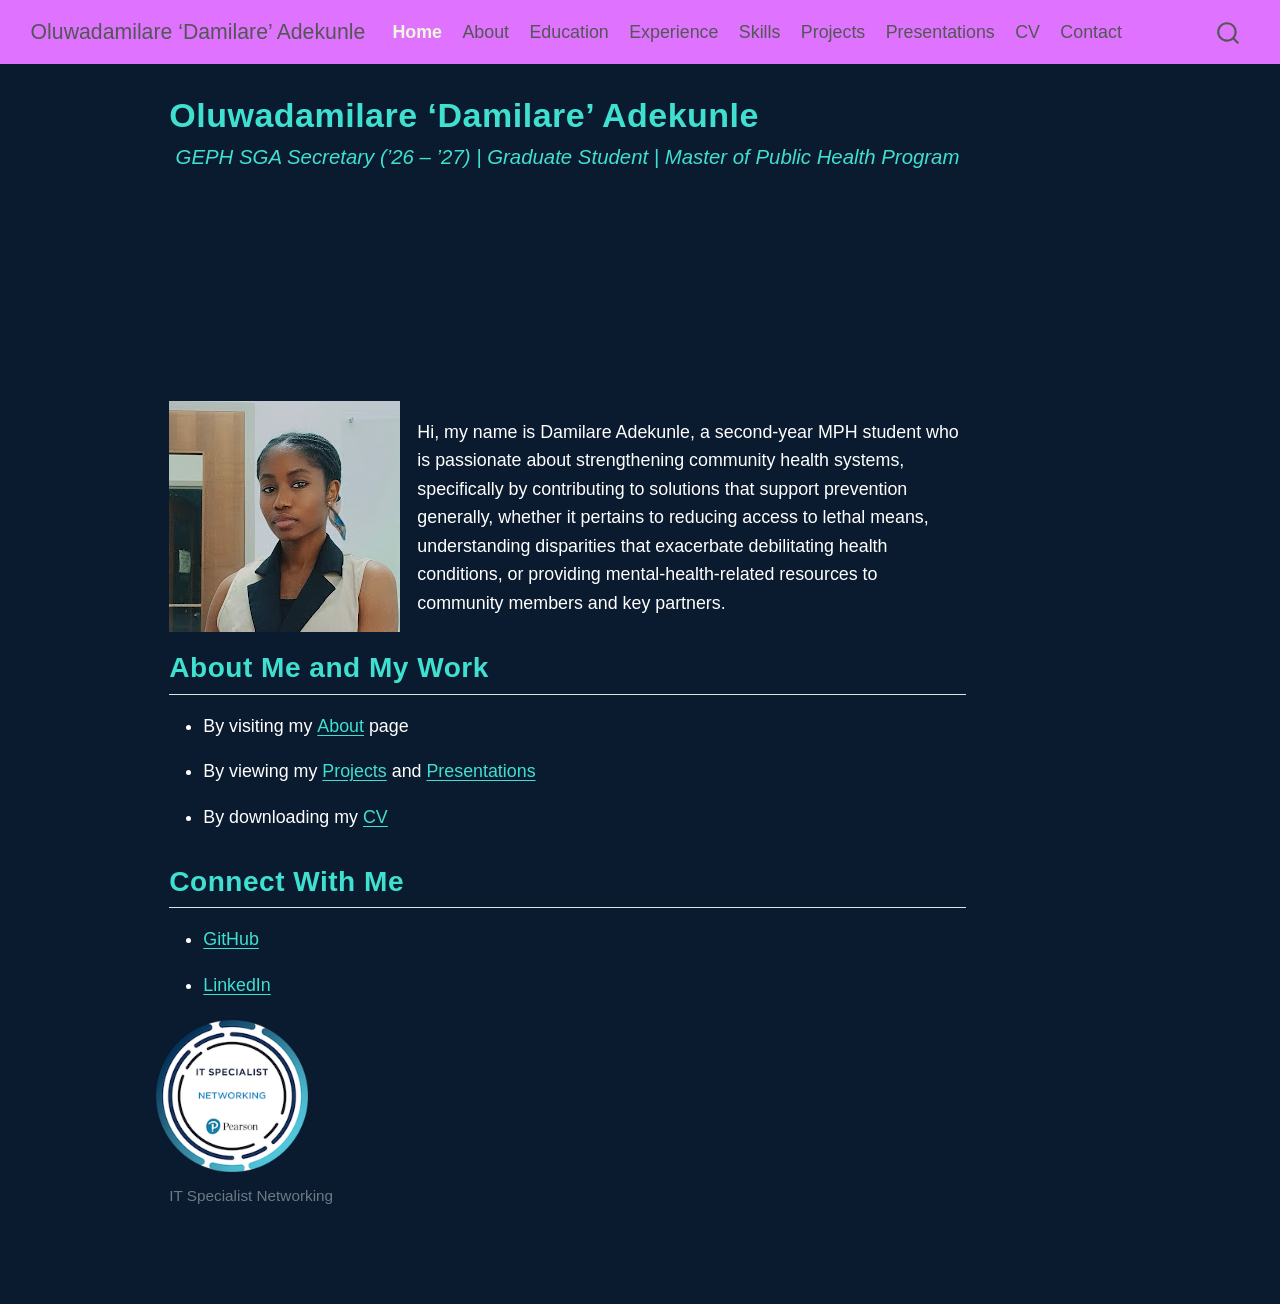
<file: portfolio/damilare-adekunle-portfolio/docs/index.html>
<!DOCTYPE html>
<html xmlns="http://www.w3.org/1999/xhtml" lang="en" xml:lang="en"><head>

<meta charset="utf-8">
<meta name="generator" content="quarto-1.10.18">

<meta name="viewport" content="width=device-width, initial-scale=1.0, user-scalable=yes">


<title>Oluwadamilare ‘Damilare’ Adekunle</title>
<style>
/* Default styles provided by pandoc.
** See https://pandoc.org/MANUAL.html#variables-for-html for config info.
*/
span.smallcaps{font-variant: small-caps;}
div.columns{display: flex; gap: 1.5em;}
div.column{flex: auto;}
@media screen {
div.columns{gap: min(4vw, 1.5em);}
div.column{overflow-x: auto;}
}
div.hanging-indent{margin-left: 1.5em; text-indent: -1.5em;}
ul.task-list{list-style: none;}
ul.task-list li input[type="checkbox"] {
  width: 0.8em;
  margin: 0 0.8em 0.2em -1em; /* quarto-specific, see https://github.com/quarto-dev/quarto-cli/issues/4556 */ 
  vertical-align: middle;
}
</style>


<script src="site_libs/quarto-nav/quarto-nav.js"></script>
<script src="site_libs/quarto-nav/headroom.min.js"></script>
<script src="site_libs/clipboard/clipboard.min.js"></script>
<script src="site_libs/quarto-search/autocomplete.umd.js"></script>
<script src="site_libs/quarto-search/fuse.min.js"></script>
<script src="site_libs/quarto-search/quarto-search.js"></script>
<meta name="quarto:offset" content="./">
<script src="site_libs/quarto-html/quarto.js" type="module"></script>
<script src="site_libs/quarto-html/tabsets/tabsets.js" type="module"></script>
<script src="site_libs/quarto-html/popper.min.js"></script>
<script src="site_libs/quarto-html/tippy.umd.min.js"></script>
<script src="site_libs/quarto-html/anchor.min.js"></script>
<link href="site_libs/quarto-html/tippy.css" rel="stylesheet">
<link href="site_libs/quarto-html/quarto-syntax-highlighting-64a204ab8560d761af7679ceaba22944.css" rel="stylesheet" id="quarto-text-highlighting-styles">
<script src="site_libs/bootstrap/bootstrap.min.js"></script>
<link href="site_libs/bootstrap/bootstrap-icons.css" rel="stylesheet">
<link href="site_libs/bootstrap/bootstrap-172ba59bd5e0b52282274ba0c0cc16fc.min.css" rel="stylesheet" append-hash="true" id="quarto-bootstrap" data-mode="light">
<script id="quarto-search-options" type="application/json">{
  "location": "navbar",
  "copy-button": false,
  "collapse-after": 3,
  "panel-placement": "end",
  "type": "overlay",
  "limit": 50,
  "keyboard-shortcut": [
    "f",
    "/",
    "s"
  ],
  "show-item-context": false,
  "language": {
    "search-no-results-text": "No results",
    "search-matching-documents-text": "matching documents",
    "search-copy-link-title": "Copy link to search",
    "search-hide-matches-text": "Hide additional matches",
    "search-more-match-text": "more match in this document",
    "search-more-matches-text": "more matches in this document",
    "search-clear-button-title": "Clear",
    "search-text-placeholder": "",
    "search-detached-cancel-button-title": "Cancel",
    "search-submit-button-title": "Submit",
    "search-label": "Search"
  }
}</script>


<link rel="stylesheet" href="styles.css">
</head>

<body class="nav-fixed quarto-light">

<div id="quarto-search-results"></div>
  <header id="quarto-header" class="headroom fixed-top">
    <nav class="navbar navbar-expand-lg " data-bs-theme="dark">
      <div class="navbar-container container-fluid">
      <div class="navbar-brand-container mx-auto">
    <a class="navbar-brand" href="./index.html">
    <span class="navbar-title">Oluwadamilare ‘Damilare’ Adekunle</span>
    </a>
  </div>
            <div id="quarto-search" class="" title="Search"></div>
          <button class="navbar-toggler" type="button" data-bs-toggle="collapse" data-bs-target="#navbarCollapse" aria-controls="navbarCollapse" role="menu" aria-expanded="false" aria-label="Toggle navigation" onclick="if (window.quartoToggleHeadroom) { window.quartoToggleHeadroom(); }">
  <span class="navbar-toggler-icon"></span>
</button>
          <div class="collapse navbar-collapse" id="navbarCollapse">
            <ul class="navbar-nav navbar-nav-scroll me-auto">
  <li class="nav-item">
    <a class="nav-link active" href="./index.html" aria-current="page"> 
<span class="menu-text">Home</span></a>
  </li>  
  <li class="nav-item">
    <a class="nav-link" href="./about.html"> 
<span class="menu-text">About</span></a>
  </li>  
  <li class="nav-item">
    <a class="nav-link" href="./education.html"> 
<span class="menu-text">Education</span></a>
  </li>  
  <li class="nav-item">
    <a class="nav-link" href="./experience.html"> 
<span class="menu-text">Experience</span></a>
  </li>  
  <li class="nav-item">
    <a class="nav-link" href="./skills.html"> 
<span class="menu-text">Skills</span></a>
  </li>  
  <li class="nav-item">
    <a class="nav-link" href="./projects.html"> 
<span class="menu-text">Projects</span></a>
  </li>  
  <li class="nav-item">
    <a class="nav-link" href="./presentations.html"> 
<span class="menu-text">Presentations</span></a>
  </li>  
  <li class="nav-item">
    <a class="nav-link" href="./cv.html"> 
<span class="menu-text">CV</span></a>
  </li>  
  <li class="nav-item">
    <a class="nav-link" href="./contact.html"> 
<span class="menu-text">Contact</span></a>
  </li>  
</ul>
          </div> <!-- /navcollapse -->
            <div class="quarto-navbar-tools">
</div>
      </div> <!-- /container-fluid -->
    </nav>
</header>
<!-- content -->
<div id="quarto-content" class="quarto-container page-columns page-rows-contents page-layout-article page-navbar">
<!-- sidebar -->
<!-- margin-sidebar -->
    <div id="quarto-margin-sidebar" class="sidebar margin-sidebar zindex-bottom">
        
    </div>
<!-- main -->
<main class="content" id="quarto-document-content">

<header id="title-block-header" class="quarto-title-block default">
<div class="quarto-title">
<h1 class="title">Oluwadamilare ‘Damilare’ Adekunle</h1>
<p class="subtitle lead">GEPH SGA Secretary (’26 – ’27) | Graduate Student | Master of Public Health Program</p>
</div>



<div class="quarto-title-meta">

    
  
    
  </div>
  


</header>


<div class="welcome-banner">
<video autoplay="" muted="" loop="" playsinline="" class="welcome-video">
<source src="files/welcome.mp4" type="video/mp4">
</video>
</div>
<p><img src="images/Headshot.jpg" class="float-headshot img-fluid"></p>
<p>Hi, my name is Damilare Adekunle, a second‑year MPH student who is passionate about strengthening community health systems, specifically by contributing to solutions that support prevention generally, whether it pertains to reducing access to lethal means, understanding disparities that exacerbate debilitating health conditions, or providing mental-health-related resources to community members and key partners.</p>
<section id="about-me-and-my-work" class="level2">
<h2 class="anchored" data-anchor-id="about-me-and-my-work">About Me and My Work</h2>
<ul>
<li><p>By visiting my <a href="./about.html">About</a> page</p></li>
<li><p>By viewing my <a href="./projects.html">Projects</a> and <a href="./presentations.html">Presentations</a></p></li>
<li><p>By downloading my <a href="./cv.html">CV</a></p></li>
</ul>
</section>
<section id="connect-with-me" class="level2">
<h2 class="anchored" data-anchor-id="connect-with-me">Connect With Me</h2>
<ul>
<li><p><a href="https://github.com/Damilare-Adekunle1">GitHub</a></p></li>
<li><p><a href="https://www.linkedin.com/in/oluwadamilare-a-41396b286">LinkedIn</a></p></li>
</ul>
<div class="quarto-figure quarto-figure-center">
<figure class="figure">
<p><img src="images/IT-Specialist-Networking-Badge.png" class="left-badge img-fluid figure-img"></p>
<figcaption>IT Specialist Networking</figcaption>
</figure>
</div>


</section>
</main></div>

 <!-- /main -->
<script id="quarto-html-after-body" type="application/javascript">
  window.document.addEventListener("DOMContentLoaded", function (event) {
    const icon = "";
    const anchorJS = new window.AnchorJS();
    anchorJS.options = {
      placement: 'right',
      icon: icon
    };
    anchorJS.add('.anchored');
    const isCodeAnnotation = (el) => {
      for (const clz of el.classList) {
        if (clz.startsWith('code-annotation-')) {                     
          return true;
        }
      }
      return false;
    }
    const onCopySuccess = function(e) {
      // button target
      const button = e.trigger;
      // don't keep focus
      button.blur();
      // flash "checked"
      button.classList.add('code-copy-button-checked');
      var currentTitle = button.getAttribute("title");
      button.setAttribute("title", "Copied!");
      let tooltip;
      if (window.bootstrap) {
        button.setAttribute("data-bs-toggle", "tooltip");
        button.setAttribute("data-bs-placement", "left");
        button.setAttribute("data-bs-title", "Copied!");
        tooltip = new bootstrap.Tooltip(button, 
          { trigger: "manual", 
            customClass: "code-copy-button-tooltip",
            offset: [0, -8]});
        tooltip.show();    
      }
      setTimeout(function() {
        if (tooltip) {
          tooltip.hide();
          button.removeAttribute("data-bs-title");
          button.removeAttribute("data-bs-toggle");
          button.removeAttribute("data-bs-placement");
        }
        button.setAttribute("title", currentTitle);
        button.classList.remove('code-copy-button-checked');
      }, 1000);
      // clear code selection
      e.clearSelection();
    }
    const getTextToCopy = function(trigger) {
      const outerScaffold = trigger.parentElement.cloneNode(true);
      const codeEl = outerScaffold.querySelector('code');
      for (const childEl of codeEl.children) {
        if (isCodeAnnotation(childEl)) {
          childEl.remove();
        }
      }
      return codeEl.innerText;
    }
    const clipboard = new window.ClipboardJS('.code-copy-button:not([data-in-quarto-modal])', {
      text: getTextToCopy
    });
    clipboard.on('success', onCopySuccess);
    if (window.document.getElementById('quarto-embedded-source-code-modal')) {
      const clipboardModal = new window.ClipboardJS('.code-copy-button[data-in-quarto-modal]', {
        text: getTextToCopy,
        container: window.document.getElementById('quarto-embedded-source-code-modal')
      });
      clipboardModal.on('success', onCopySuccess);
    }
      var localhostRegex = new RegExp(/^(?:http|https):\/\/localhost\:?[0-9]*\//);
      var mailtoRegex = new RegExp(/^mailto:/);
        var filterRegex = new RegExp('/' + window.location.host + '/');
      var isInternal = (href) => {
          return filterRegex.test(href) || localhostRegex.test(href) || mailtoRegex.test(href);
      }
      // Inspect non-navigation links and adorn them if external
     var links = window.document.querySelectorAll('a[href]:not(.nav-link):not(.navbar-brand):not(.toc-action):not(.sidebar-link):not(.sidebar-item-toggle):not(.pagination-link):not(.no-external):not([aria-hidden]):not(.dropdown-item):not(.quarto-navigation-tool):not(.about-link)');
      for (var i=0; i<links.length; i++) {
        const link = links[i];
        if (!isInternal(link.href)) {
          // undo the damage that might have been done by quarto-nav.js in the case of
          // links that we want to consider external
          if (link.dataset.originalHref !== undefined) {
            link.href = link.dataset.originalHref;
          }
        }
      }
    function tippyHover(el, contentFn, onTriggerFn, onUntriggerFn) {
      const config = {
        allowHTML: true,
        maxWidth: 500,
        delay: 100,
        arrow: false,
        appendTo: function(el) {
            return el.parentElement;
        },
        interactive: true,
        interactiveBorder: 10,
        theme: 'quarto',
        placement: 'bottom-start',
      };
      if (contentFn) {
        config.content = contentFn;
      }
      if (onTriggerFn) {
        config.onTrigger = onTriggerFn;
      }
      if (onUntriggerFn) {
        config.onUntrigger = onUntriggerFn;
      }
      window.tippy(el, config); 
    }
    const noterefs = window.document.querySelectorAll('a[role="doc-noteref"]');
    for (var i=0; i<noterefs.length; i++) {
      const ref = noterefs[i];
      tippyHover(ref, function() {
        // use id or data attribute instead here
        let href = ref.getAttribute('data-footnote-href') || ref.getAttribute('href');
        try { href = new URL(href).hash; } catch {}
        const id = href.replace(/^#\/?/, "");
        const note = window.document.getElementById(id);
        if (note) {
          return note.innerHTML;
        } else {
          return "";
        }
      });
    }
    const xrefs = window.document.querySelectorAll('a.quarto-xref');
    const processXRef = (id, note) => {
      // Strip column container classes
      const stripColumnClz = (el) => {
        el.classList.remove("page-full", "page-columns");
        if (el.children) {
          for (const child of el.children) {
            stripColumnClz(child);
          }
        }
      }
      stripColumnClz(note)
      if (id === null || id.startsWith('sec-')) {
        // Special case sections, only their first couple elements
        const container = document.createElement("div");
        if (note.children && note.children.length > 2) {
          container.appendChild(note.children[0].cloneNode(true));
          for (let i = 1; i < note.children.length; i++) {
            const child = note.children[i];
            if (child.tagName === "P" && child.innerText === "") {
              continue;
            } else {
              container.appendChild(child.cloneNode(true));
              break;
            }
          }
          if (window.Quarto?.typesetMath) {
            window.Quarto.typesetMath(container);
          }
          return container.innerHTML
        } else {
          if (window.Quarto?.typesetMath) {
            window.Quarto.typesetMath(note);
          }
          return note.innerHTML;
        }
      } else {
        // Remove any anchor links if they are present
        const anchorLink = note.querySelector('a.anchorjs-link');
        if (anchorLink) {
          anchorLink.remove();
        }
        if (window.Quarto?.typesetMath) {
          window.Quarto.typesetMath(note);
        }
        if (note.classList.contains("callout")) {
          return note.outerHTML;
        } else {
          return note.innerHTML;
        }
      }
    }
    for (var i=0; i<xrefs.length; i++) {
      const xref = xrefs[i];
      tippyHover(xref, undefined, function(instance) {
        instance.disable();
        let url = xref.getAttribute('href');
        let hash = undefined; 
        if (url.startsWith('#')) {
          hash = url;
        } else {
          try { hash = new URL(url).hash; } catch {}
        }
        if (hash) {
          const id = hash.replace(/^#\/?/, "");
          const note = window.document.getElementById(id);
          if (note !== null) {
            try {
              const html = processXRef(id, note.cloneNode(true));
              instance.setContent(html);
            } finally {
              instance.enable();
              instance.show();
            }
          } else {
            // See if we can fetch this
            fetch(url.split('#')[0])
            .then(res => res.text())
            .then(html => {
              const parser = new DOMParser();
              const htmlDoc = parser.parseFromString(html, "text/html");
              const note = htmlDoc.getElementById(id);
              if (note !== null) {
                const html = processXRef(id, note);
                instance.setContent(html);
              } 
            }).finally(() => {
              instance.enable();
              instance.show();
            });
          }
        } else {
          // See if we can fetch a full url (with no hash to target)
          // This is a special case and we should probably do some content thinning / targeting
          fetch(url)
          .then(res => res.text())
          .then(html => {
            const parser = new DOMParser();
            const htmlDoc = parser.parseFromString(html, "text/html");
            const note = htmlDoc.querySelector('main.content');
            if (note !== null) {
              // This should only happen for chapter cross references
              // (since there is no id in the URL)
              // remove the first header
              if (note.children.length > 0 && note.children[0].tagName === "HEADER") {
                note.children[0].remove();
              }
              const html = processXRef(null, note);
              instance.setContent(html);
            } 
          }).finally(() => {
            instance.enable();
            instance.show();
          });
        }
      }, function(instance) {
      });
    }
        let selectedAnnoteEl;
        const selectorForAnnotation = ( cell, annotation) => {
          let cellAttr = 'data-code-cell="' + cell + '"';
          let lineAttr = 'data-code-annotation="' +  annotation + '"';
          const selector = 'span[' + cellAttr + '][' + lineAttr + ']';
          return selector;
        }
        const selectCodeLines = (annoteEl) => {
          const doc = window.document;
          const targetCell = annoteEl.getAttribute("data-target-cell");
          const targetAnnotation = annoteEl.getAttribute("data-target-annotation");
          const annoteSpan = window.document.querySelector(selectorForAnnotation(targetCell, targetAnnotation));
          const lines = annoteSpan.getAttribute("data-code-lines").split(",");
          const lineIds = lines.map((line) => {
            return targetCell + "-" + line;
          })
          let top = null;
          let height = null;
          let parent = null;
          if (lineIds.length > 0) {
              //compute the position of the single el (top and bottom and make a div)
              const el = window.document.getElementById(lineIds[0]);
              top = el.offsetTop;
              height = el.offsetHeight;
              parent = el.parentElement.parentElement;
            if (lineIds.length > 1) {
              const lastEl = window.document.getElementById(lineIds[lineIds.length - 1]);
              const bottom = lastEl.offsetTop + lastEl.offsetHeight;
              height = bottom - top;
            }
            if (top !== null && height !== null && parent !== null) {
              // cook up a div (if necessary) and position it 
              let div = window.document.getElementById("code-annotation-line-highlight");
              if (div === null) {
                div = window.document.createElement("div");
                div.setAttribute("id", "code-annotation-line-highlight");
                div.style.position = 'absolute';
                parent.appendChild(div);
              }
              div.style.top = top - 2 + "px";
              div.style.height = height + 4 + "px";
              div.style.left = 0;
              let gutterDiv = window.document.getElementById("code-annotation-line-highlight-gutter");
              if (gutterDiv === null) {
                gutterDiv = window.document.createElement("div");
                gutterDiv.setAttribute("id", "code-annotation-line-highlight-gutter");
                gutterDiv.style.position = 'absolute';
                const codeCell = window.document.getElementById(targetCell);
                const gutter = codeCell.querySelector('.code-annotation-gutter');
                gutter.appendChild(gutterDiv);
              }
              gutterDiv.style.top = top - 2 + "px";
              gutterDiv.style.height = height + 4 + "px";
            }
            selectedAnnoteEl = annoteEl;
          }
        };
        const unselectCodeLines = () => {
          const elementsIds = ["code-annotation-line-highlight", "code-annotation-line-highlight-gutter"];
          elementsIds.forEach((elId) => {
            const div = window.document.getElementById(elId);
            if (div) {
              div.remove();
            }
          });
          selectedAnnoteEl = undefined;
        };
          // Handle positioning of the toggle
      window.addEventListener(
        "resize",
        throttle(() => {
          elRect = undefined;
          if (selectedAnnoteEl) {
            selectCodeLines(selectedAnnoteEl);
          }
        }, 10)
      );
      function throttle(fn, ms) {
      let throttle = false;
      let timer;
        return (...args) => {
          if(!throttle) { // first call gets through
              fn.apply(this, args);
              throttle = true;
          } else { // all the others get throttled
              if(timer) clearTimeout(timer); // cancel #2
              timer = setTimeout(() => {
                fn.apply(this, args);
                timer = throttle = false;
              }, ms);
          }
        };
      }
        // Attach click handler to the DT
        const annoteDls = window.document.querySelectorAll('dt[data-target-cell]');
        for (const annoteDlNode of annoteDls) {
          annoteDlNode.addEventListener('click', (event) => {
            const clickedEl = event.target;
            if (clickedEl !== selectedAnnoteEl) {
              unselectCodeLines();
              const activeEl = window.document.querySelector('dt[data-target-cell].code-annotation-active');
              if (activeEl) {
                activeEl.classList.remove('code-annotation-active');
              }
              selectCodeLines(clickedEl);
              clickedEl.classList.add('code-annotation-active');
            } else {
              // Unselect the line
              unselectCodeLines();
              clickedEl.classList.remove('code-annotation-active');
            }
          });
        }
    const findCites = (el) => {
      const parentEl = el.parentElement;
      if (parentEl) {
        const cites = parentEl.dataset.cites;
        if (cites) {
          return {
            el,
            cites: cites.split(' ')
          };
        } else {
          return findCites(el.parentElement)
        }
      } else {
        return undefined;
      }
    };
    var bibliorefs = window.document.querySelectorAll('a[role="doc-biblioref"]');
    for (var i=0; i<bibliorefs.length; i++) {
      const ref = bibliorefs[i];
      const citeInfo = findCites(ref);
      if (citeInfo) {
        tippyHover(citeInfo.el, function() {
          var popup = window.document.createElement('div');
          citeInfo.cites.forEach(function(cite) {
            var citeDiv = window.document.createElement('div');
            citeDiv.classList.add('hanging-indent');
            citeDiv.classList.add('csl-entry');
            var biblioDiv = window.document.getElementById('ref-' + cite);
            if (biblioDiv) {
              citeDiv.innerHTML = biblioDiv.innerHTML;
            }
            popup.appendChild(citeDiv);
          });
          return popup.innerHTML;
        });
      }
    }
  });
  </script>
 <!-- /content -->




</body></html>
</file>
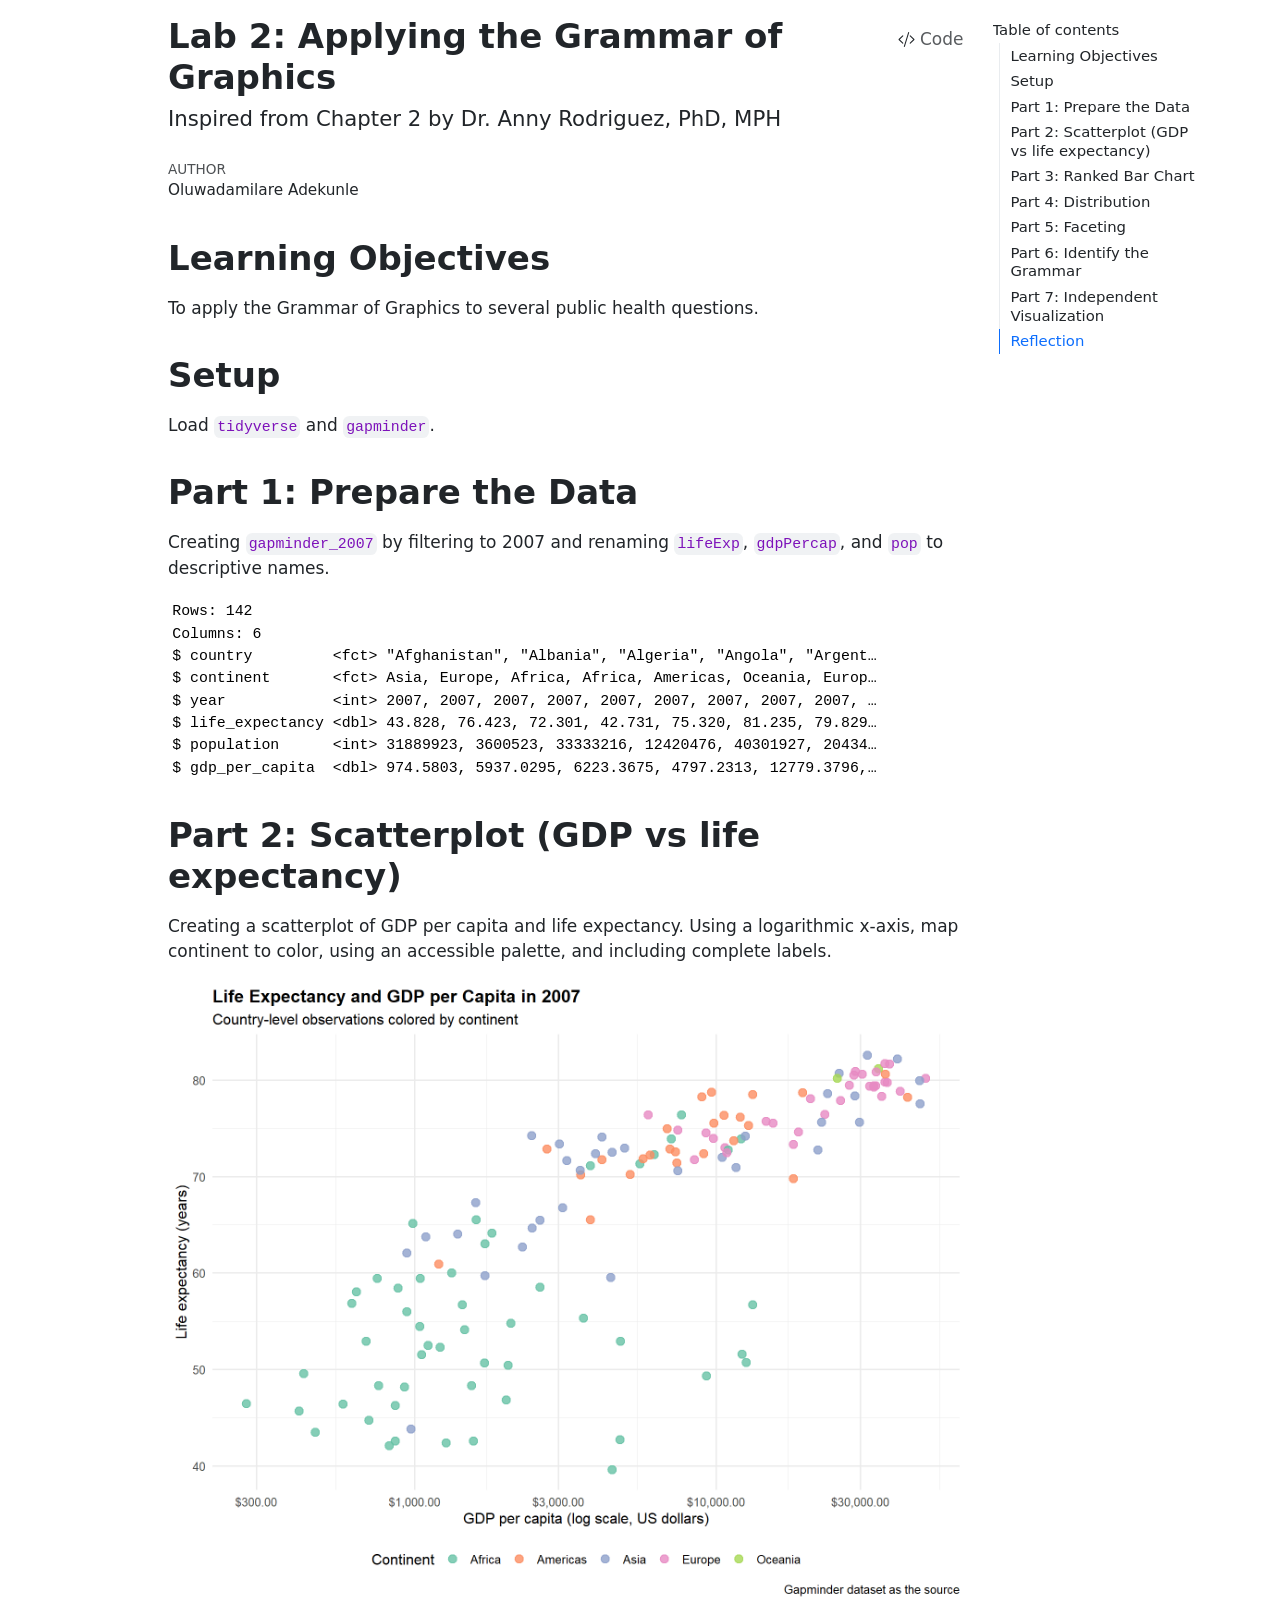
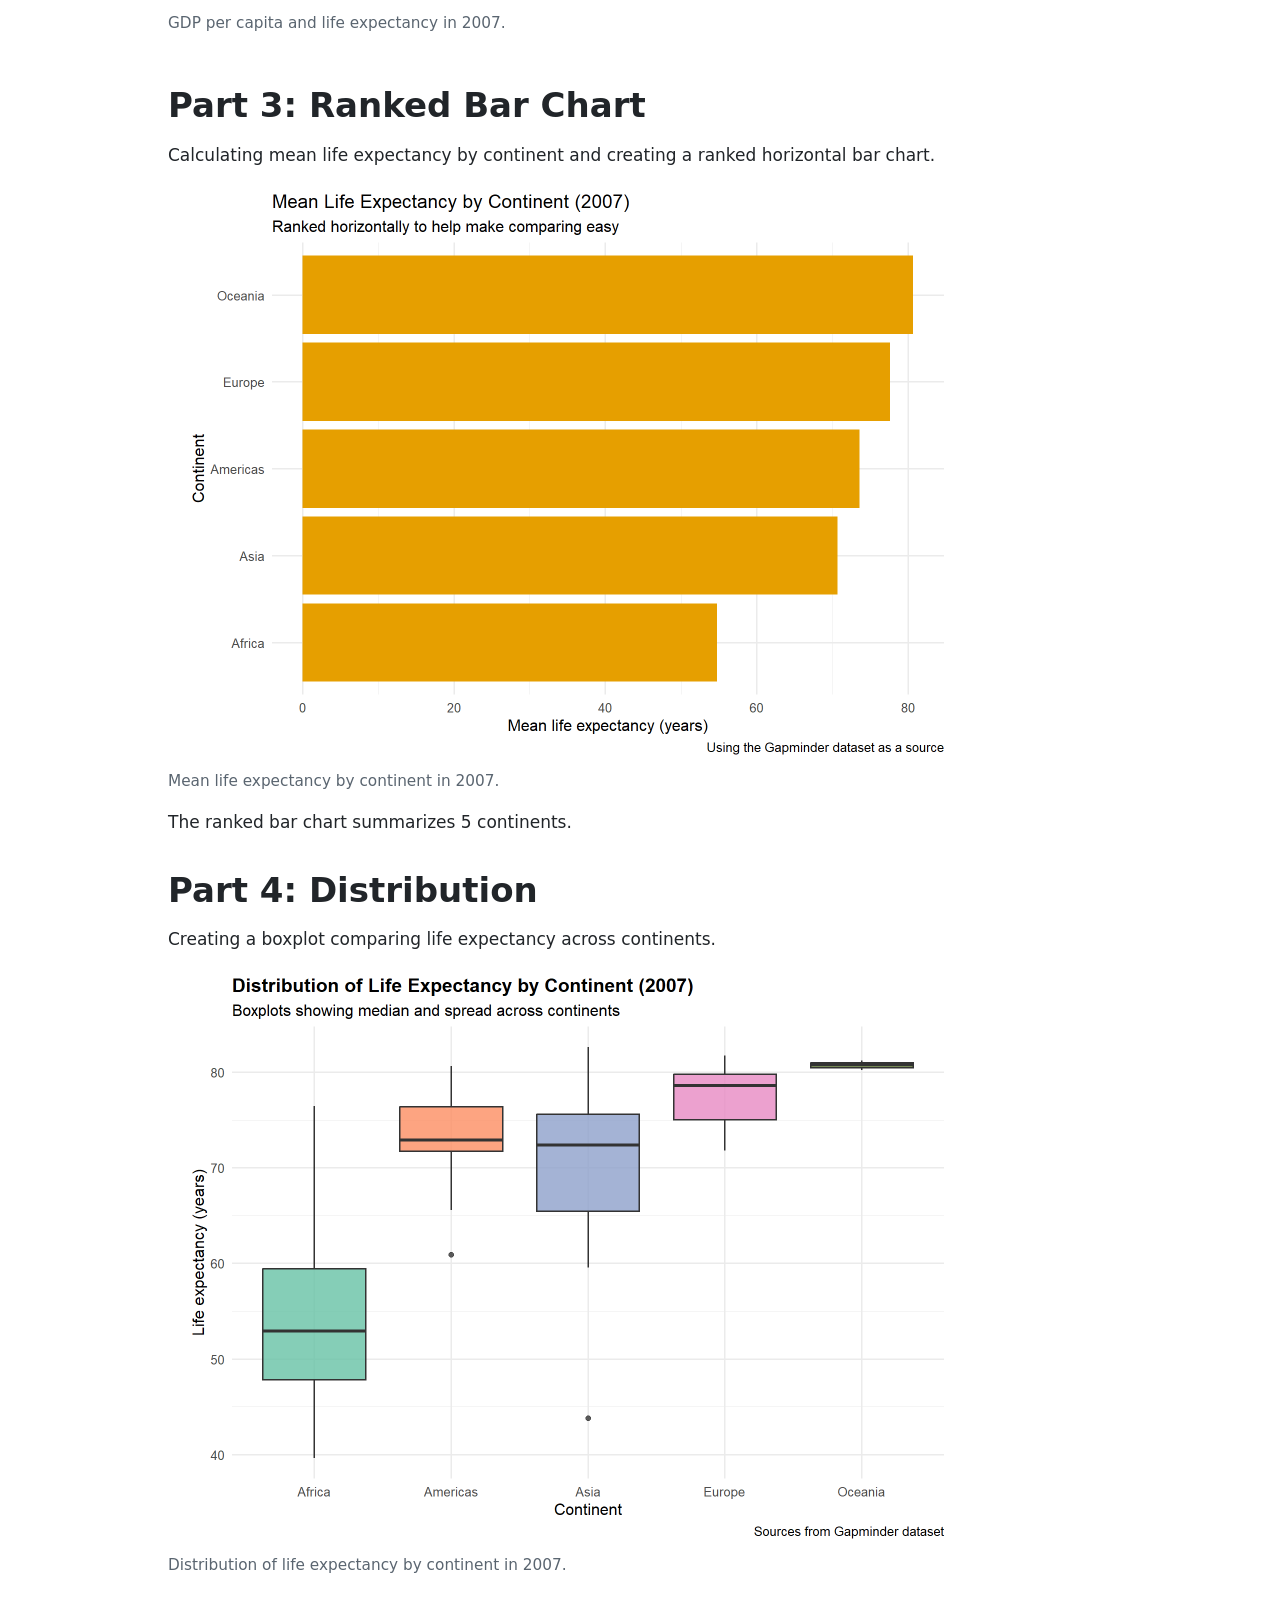
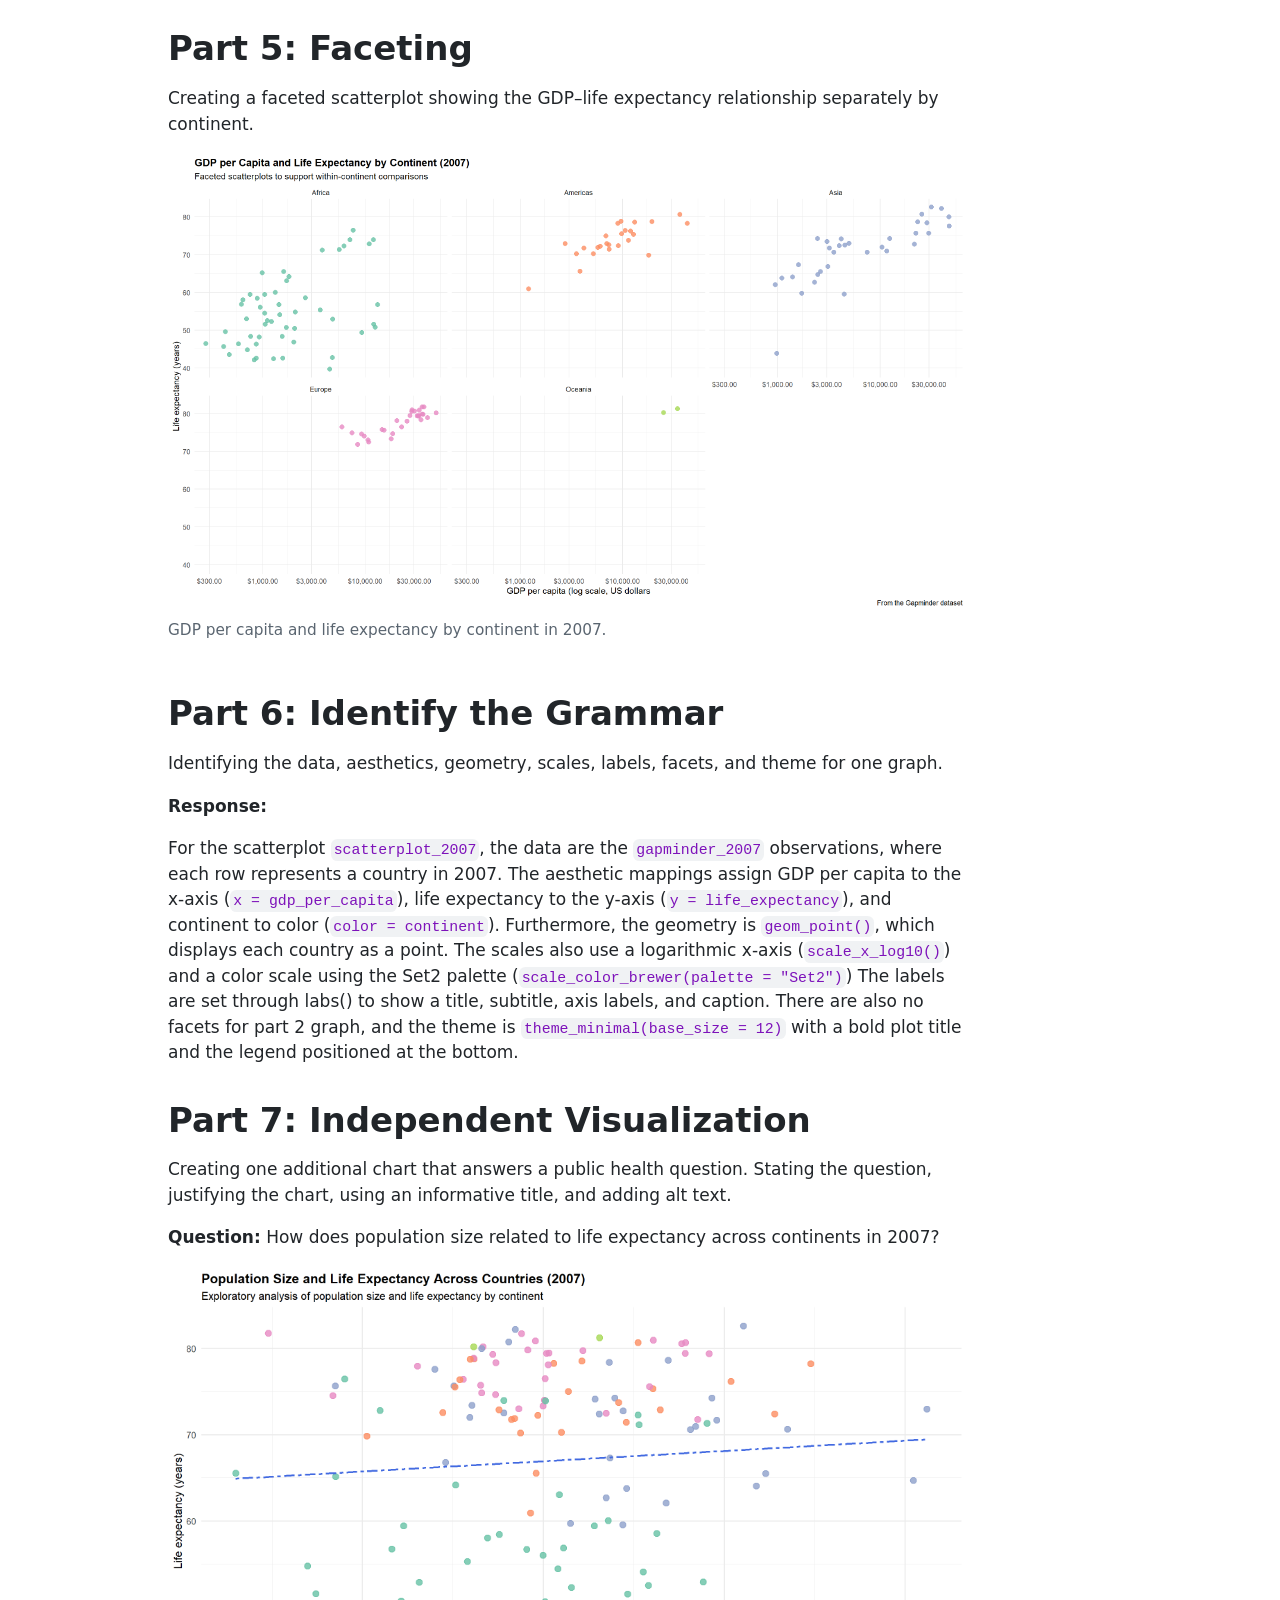
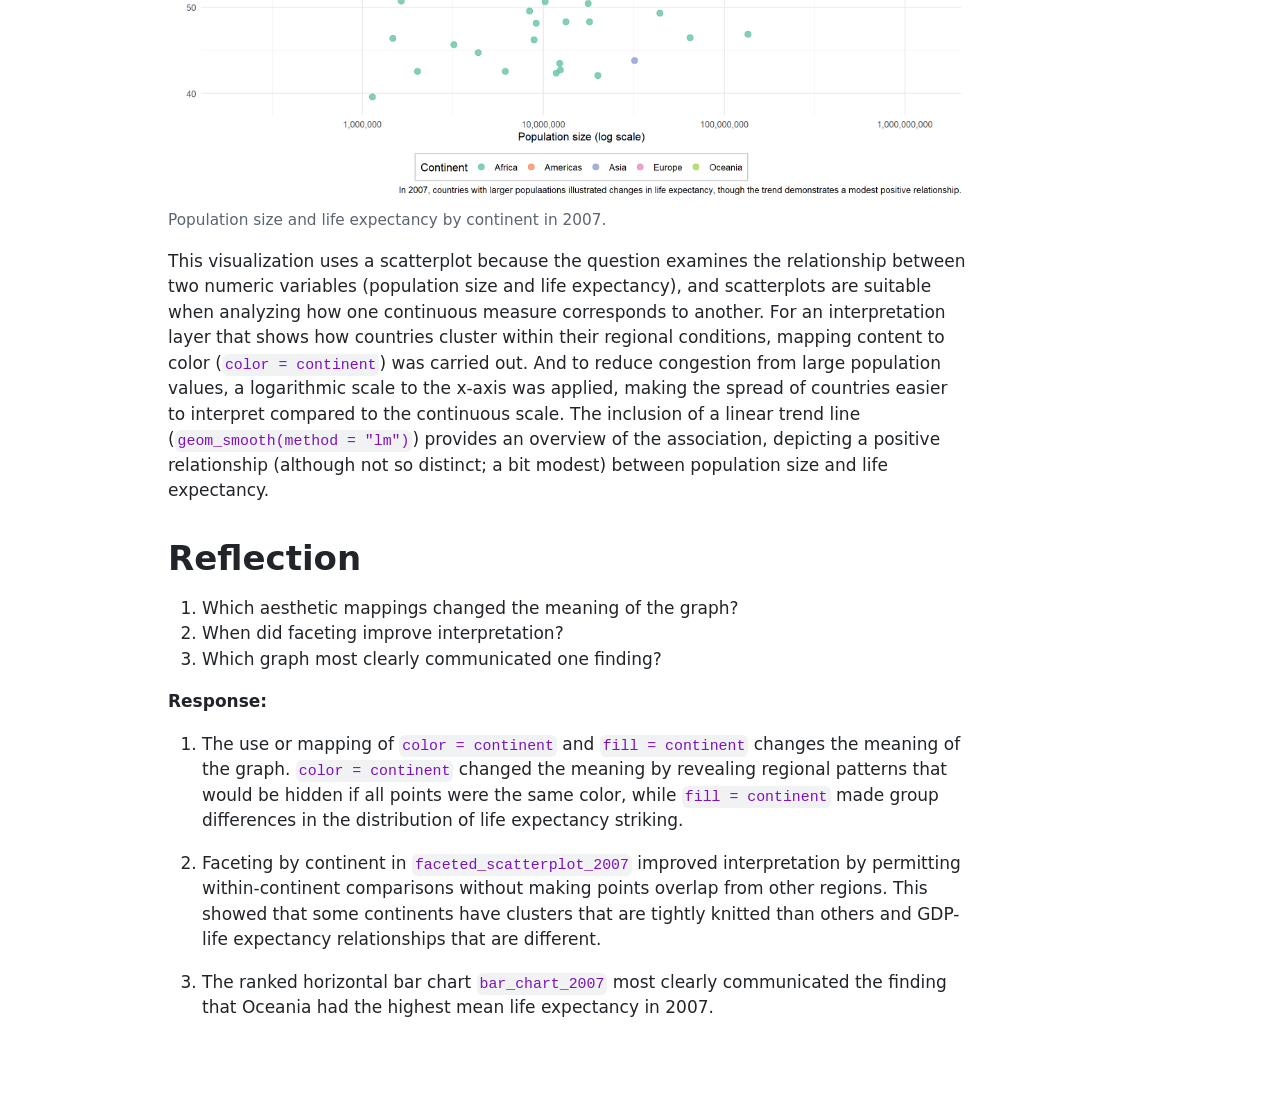
<file: labs/lab02_grammar_of_graphics.html>
<!DOCTYPE html>
<html xmlns="http://www.w3.org/1999/xhtml" lang="en" xml:lang="en"><head>

<meta charset="utf-8">
<meta name="generator" content="quarto-1.9.38">

<meta name="viewport" content="width=device-width, initial-scale=1.0, user-scalable=yes">

<meta name="author" content="Oluwadamilare Adekunle">

<title>Lab 2: Applying the Grammar of Graphics</title>
<style>
/* Default styles provided by pandoc.
** See https://pandoc.org/MANUAL.html#variables-for-html for config info.
*/
code{white-space: pre-wrap;}
span.smallcaps{font-variant: small-caps;}
div.columns{display: flex; gap: min(4vw, 1.5em);}
div.column{flex: auto; overflow-x: auto;}
div.hanging-indent{margin-left: 1.5em; text-indent: -1.5em;}
ul.task-list{list-style: none;}
ul.task-list li input[type="checkbox"] {
  width: 0.8em;
  margin: 0 0.8em 0.2em -1em; /* quarto-specific, see https://github.com/quarto-dev/quarto-cli/issues/4556 */ 
  vertical-align: middle;
}
/* CSS for syntax highlighting */
html { -webkit-text-size-adjust: 100%; }
pre > code.sourceCode { white-space: pre; position: relative; }
pre > code.sourceCode > span { display: inline-block; line-height: 1.25; }
pre > code.sourceCode > span:empty { height: 1.2em; }
.sourceCode { overflow: visible; }
code.sourceCode > span { color: inherit; text-decoration: inherit; }
div.sourceCode { margin: 1em 0; }
pre.sourceCode { margin: 0; }
@media screen {
div.sourceCode { overflow: auto; }
}
@media print {
pre > code.sourceCode { white-space: pre-wrap; }
pre > code.sourceCode > span { text-indent: -5em; padding-left: 5em; }
}
pre.numberSource code
  { counter-reset: source-line 0; }
pre.numberSource code > span
  { position: relative; left: -4em; counter-increment: source-line; }
pre.numberSource code > span > a:first-child::before
  { content: counter(source-line);
    position: relative; left: -1em; text-align: right; vertical-align: baseline;
    border: none; display: inline-block;
    -webkit-touch-callout: none; -webkit-user-select: none;
    -khtml-user-select: none; -moz-user-select: none;
    -ms-user-select: none; user-select: none;
    padding: 0 4px; width: 4em;
  }
pre.numberSource { margin-left: 3em;  padding-left: 4px; }
div.sourceCode
  {   }
@media screen {
pre > code.sourceCode > span > a:first-child::before { text-decoration: underline; }
}
</style>


<script src="lab02_grammar_of_graphics_files/libs/clipboard/clipboard.min.js"></script>
<script src="lab02_grammar_of_graphics_files/libs/quarto-html/quarto.js" type="module"></script>
<script src="lab02_grammar_of_graphics_files/libs/quarto-html/tabsets/tabsets.js" type="module"></script>
<script src="lab02_grammar_of_graphics_files/libs/quarto-html/popper.min.js"></script>
<script src="lab02_grammar_of_graphics_files/libs/quarto-html/tippy.umd.min.js"></script>
<script src="lab02_grammar_of_graphics_files/libs/quarto-html/anchor.min.js"></script>
<link href="lab02_grammar_of_graphics_files/libs/quarto-html/tippy.css" rel="stylesheet">
<link href="lab02_grammar_of_graphics_files/libs/quarto-html/quarto-syntax-highlighting-15634bcf2e68342d4ad2dfa704d543f6.css" rel="stylesheet" id="quarto-text-highlighting-styles">
<script src="lab02_grammar_of_graphics_files/libs/bootstrap/bootstrap.min.js"></script>
<link href="lab02_grammar_of_graphics_files/libs/bootstrap/bootstrap-icons.css" rel="stylesheet">
<link href="lab02_grammar_of_graphics_files/libs/bootstrap/bootstrap-1147068d11d29de8512d9ff18a5d93b5.min.css" rel="stylesheet" append-hash="true" id="quarto-bootstrap" data-mode="light">


</head>

<body class="quarto-light">

<div id="quarto-content" class="page-columns page-rows-contents page-layout-article">
<div id="quarto-margin-sidebar" class="sidebar margin-sidebar">
  <nav id="TOC" role="doc-toc" class="toc-active">
    <h2 id="toc-title">Table of contents</h2>
   
  <ul>
  <li><a href="#learning-objectives" id="toc-learning-objectives" class="nav-link active" data-scroll-target="#learning-objectives">Learning Objectives</a></li>
  <li><a href="#setup" id="toc-setup" class="nav-link" data-scroll-target="#setup">Setup</a></li>
  <li><a href="#part-1-prepare-the-data" id="toc-part-1-prepare-the-data" class="nav-link" data-scroll-target="#part-1-prepare-the-data">Part 1: Prepare the Data</a></li>
  <li><a href="#part-2-scatterplot-gdp-vs-life-expectancy" id="toc-part-2-scatterplot-gdp-vs-life-expectancy" class="nav-link" data-scroll-target="#part-2-scatterplot-gdp-vs-life-expectancy">Part 2: Scatterplot (GDP vs life expectancy)</a></li>
  <li><a href="#part-3-ranked-bar-chart" id="toc-part-3-ranked-bar-chart" class="nav-link" data-scroll-target="#part-3-ranked-bar-chart">Part 3: Ranked Bar Chart</a></li>
  <li><a href="#part-4-distribution" id="toc-part-4-distribution" class="nav-link" data-scroll-target="#part-4-distribution">Part 4: Distribution</a></li>
  <li><a href="#part-5-faceting" id="toc-part-5-faceting" class="nav-link" data-scroll-target="#part-5-faceting">Part 5: Faceting</a></li>
  <li><a href="#part-6-identify-the-grammar" id="toc-part-6-identify-the-grammar" class="nav-link" data-scroll-target="#part-6-identify-the-grammar">Part 6: Identify the Grammar</a></li>
  <li><a href="#part-7-independent-visualization" id="toc-part-7-independent-visualization" class="nav-link" data-scroll-target="#part-7-independent-visualization">Part 7: Independent Visualization</a></li>
  <li><a href="#reflection" id="toc-reflection" class="nav-link" data-scroll-target="#reflection">Reflection</a></li>
  </ul>
</nav>
</div>
<main class="content" id="quarto-document-content">

<header id="title-block-header" class="quarto-title-block default">
<div class="quarto-title">
<div class="quarto-title-block"><div><h1 class="title">Lab 2: Applying the Grammar of Graphics</h1><button type="button" class="btn code-tools-button" id="quarto-code-tools-source"><i class="bi"></i> Code</button></div></div>
<p class="subtitle lead">Inspired from Chapter 2 by Dr.&nbsp;Anny Rodriguez, PhD, MPH</p>
</div>



<div class="quarto-title-meta">

    <div>
    <div class="quarto-title-meta-heading">Author</div>
    <div class="quarto-title-meta-contents">
             <p>Oluwadamilare Adekunle </p>
          </div>
  </div>
    
  
    
  </div>
  


</header>


<section id="learning-objectives" class="level1">
<h1>Learning Objectives</h1>
<p>To apply the Grammar of Graphics to several public health questions.</p>
</section>
<section id="setup" class="level1">
<h1>Setup</h1>
<p>Load <code>tidyverse</code> and <code>gapminder</code>.</p>
</section>
<section id="part-1-prepare-the-data" class="level1">
<h1>Part 1: Prepare the Data</h1>
<p>Creating <code>gapminder_2007</code> by filtering to 2007 and renaming <code>lifeExp</code>, <code>gdpPercap</code>, and <code>pop</code> to descriptive names.</p>
<div class="cell">
<div class="cell-output cell-output-stdout">
<pre><code>Rows: 142
Columns: 6
$ country         &lt;fct&gt; "Afghanistan", "Albania", "Algeria", "Angola", "Argent…
$ continent       &lt;fct&gt; Asia, Europe, Africa, Africa, Americas, Oceania, Europ…
$ year            &lt;int&gt; 2007, 2007, 2007, 2007, 2007, 2007, 2007, 2007, 2007, …
$ life_expectancy &lt;dbl&gt; 43.828, 76.423, 72.301, 42.731, 75.320, 81.235, 79.829…
$ population      &lt;int&gt; 31889923, 3600523, 33333216, 12420476, 40301927, 20434…
$ gdp_per_capita  &lt;dbl&gt; 974.5803, 5937.0295, 6223.3675, 4797.2313, 12779.3796,…</code></pre>
</div>
</div>
</section>
<section id="part-2-scatterplot-gdp-vs-life-expectancy" class="level1">
<h1>Part 2: Scatterplot (GDP vs life expectancy)</h1>
<p>Creating a scatterplot of GDP per capita and life expectancy. Using a logarithmic x-axis, map continent to color, using an accessible palette, and including complete labels.</p>
<div class="cell">
<div class="cell-output-display">
<div class="quarto-figure quarto-figure-center">
<figure class="figure">
<p><img src="lab02_grammar_of_graphics_files/figure-html/scatterplot-1.png" class="img-fluid figure-img" alt="Scatterplot showing the relationship between GDP per capita and life expectancy across countries in 2007, colored by continent." width="864"></p>
<figcaption>GDP per capita and life expectancy in 2007.</figcaption>
</figure>
</div>
</div>
</div>
</section>
<section id="part-3-ranked-bar-chart" class="level1">
<h1>Part 3: Ranked Bar Chart</h1>
<p>Calculating mean life expectancy by continent and creating a ranked horizontal bar chart.</p>
<div class="cell">
<div class="cell-output-display">
<div class="quarto-figure quarto-figure-center">
<figure class="figure">
<p><img src="lab02_grammar_of_graphics_files/figure-html/bar-chart-1.png" class="img-fluid figure-img" alt="Horizontal bar chart showing mean life expectancy for each continent in 2007." width="768"></p>
<figcaption>Mean life expectancy by continent in 2007.</figcaption>
</figure>
</div>
</div>
</div>
<p>The ranked bar chart summarizes 5 continents.</p>
</section>
<section id="part-4-distribution" class="level1">
<h1>Part 4: Distribution</h1>
<p>Creating a boxplot comparing life expectancy across continents.</p>
<div class="cell">
<div class="cell-output-display">
<div class="quarto-figure quarto-figure-center">
<figure class="figure">
<p><img src="lab02_grammar_of_graphics_files/figure-html/boxplot-1.png" class="img-fluid figure-img" alt="Boxplot comparing the distribution of life expectancy across continents in 2007." width="768"></p>
<figcaption>Distribution of life expectancy by continent in 2007.</figcaption>
</figure>
</div>
</div>
</div>
</section>
<section id="part-5-faceting" class="level1">
<h1>Part 5: Faceting</h1>
<p>Creating a faceted scatterplot showing the GDP–life expectancy relationship separately by continent.</p>
<div class="cell">
<div class="cell-output-display">
<div class="quarto-figure quarto-figure-center">
<figure class="figure">
<p><img src="lab02_grammar_of_graphics_files/figure-html/faceted-scatterplot-1.png" class="img-fluid figure-img" alt="Faceted scatterplot showing the relationship between GDP per capita and life expectancy separately for each continent." width="1344"></p>
<figcaption>GDP per capita and life expectancy by continent in 2007.</figcaption>
</figure>
</div>
</div>
</div>
</section>
<section id="part-6-identify-the-grammar" class="level1">
<h1>Part 6: Identify the Grammar</h1>
<p>Identifying the data, aesthetics, geometry, scales, labels, facets, and theme for one graph.</p>
<p><strong>Response:</strong></p>
<p>For the scatterplot <code>scatterplot_2007</code>, the data are the <code>gapminder_2007</code> observations, where each row represents a country in 2007. The aesthetic mappings assign GDP per capita to the x-axis (<code>x = gdp_per_capita</code>), life expectancy to the y-axis (<code>y = life_expectancy</code>), and continent to color (<code>color = continent</code>). Furthermore, the geometry is <code>geom_point()</code>, which displays each country as a point. The scales also use a logarithmic x-axis (<code>scale_x_log10()</code>) and a color scale using the Set2 palette (<code>scale_color_brewer(palette = "Set2")</code>) The labels are set through labs() to show a title, subtitle, axis labels, and caption. There are also no facets for part 2 graph, and the theme is <code>theme_minimal(base_size = 12)</code> with a bold plot title and the legend positioned at the bottom.</p>
</section>
<section id="part-7-independent-visualization" class="level1">
<h1>Part 7: Independent Visualization</h1>
<p>Creating one additional chart that answers a public health question. Stating the question, justifying the chart, using an informative title, and adding alt text.</p>
<p><strong>Question:</strong> How does population size related to life expectancy across continents in 2007?</p>
<div class="cell">
<div class="cell-output-display">
<div class="quarto-figure quarto-figure-center">
<figure class="figure">
<p><img src="lab02_grammar_of_graphics_files/figure-html/independent-chart-1.png" class="img-fluid figure-img" alt="Scatterplot illustrating the relationship between population size and life expectancy across countries in 2007, along with points colored by continent." width="1152"></p>
<figcaption>Population size and life expectancy by continent in 2007.</figcaption>
</figure>
</div>
</div>
</div>
<p>This visualization uses a scatterplot because the question examines the relationship between two numeric variables (population size and life expectancy), and scatterplots are suitable when analyzing how one continuous measure corresponds to another. For an interpretation layer that shows how countries cluster within their regional conditions, mapping content to color (<code>color = continent</code>) was carried out. And to reduce congestion from large population values, a logarithmic scale to the x-axis was applied, making the spread of countries easier to interpret compared to the continuous scale. The inclusion of a linear trend line (<code>geom_smooth(method = "lm")</code>) provides an overview of the association, depicting a positive relationship (although not so distinct; a bit modest) between population size and life expectancy.</p>
</section>
<section id="reflection" class="level1">
<h1>Reflection</h1>
<ol type="1">
<li>Which aesthetic mappings changed the meaning of the graph?</li>
<li>When did faceting improve interpretation?</li>
<li>Which graph most clearly communicated one finding?</li>
</ol>
<p><strong>Response:</strong></p>
<ol type="1">
<li><p>The use or mapping of <code>color = continent</code> and <code>fill = continent</code> changes the meaning of the graph. <code>color = continent</code> changed the meaning by revealing regional patterns that would be hidden if all points were the same color, while <code>fill = continent</code> made group differences in the distribution of life expectancy striking.</p></li>
<li><p>Faceting by continent in <code>faceted_scatterplot_2007</code> improved interpretation by permitting within-continent comparisons without making points overlap from other regions. This showed that some continents have clusters that are tightly knitted than others and GDP-life expectancy relationships that are different.</p></li>
<li><p>The ranked horizontal bar chart <code>bar_chart_2007</code> most clearly communicated the finding that Oceania had the highest mean life expectancy in 2007.</p></li>
</ol>
<!-- -->

</section>

</main>
<!-- /main column -->
<script id="quarto-html-after-body" type="application/javascript">
  window.document.addEventListener("DOMContentLoaded", function (event) {
    const icon = "";
    const anchorJS = new window.AnchorJS();
    anchorJS.options = {
      placement: 'right',
      icon: icon
    };
    anchorJS.add('.anchored');
    const isCodeAnnotation = (el) => {
      for (const clz of el.classList) {
        if (clz.startsWith('code-annotation-')) {                     
          return true;
        }
      }
      return false;
    }
    const onCopySuccess = function(e) {
      // button target
      const button = e.trigger;
      // don't keep focus
      button.blur();
      // flash "checked"
      button.classList.add('code-copy-button-checked');
      var currentTitle = button.getAttribute("title");
      button.setAttribute("title", "Copied!");
      let tooltip;
      if (window.bootstrap) {
        button.setAttribute("data-bs-toggle", "tooltip");
        button.setAttribute("data-bs-placement", "left");
        button.setAttribute("data-bs-title", "Copied!");
        tooltip = new bootstrap.Tooltip(button, 
          { trigger: "manual", 
            customClass: "code-copy-button-tooltip",
            offset: [0, -8]});
        tooltip.show();    
      }
      setTimeout(function() {
        if (tooltip) {
          tooltip.hide();
          button.removeAttribute("data-bs-title");
          button.removeAttribute("data-bs-toggle");
          button.removeAttribute("data-bs-placement");
        }
        button.setAttribute("title", currentTitle);
        button.classList.remove('code-copy-button-checked');
      }, 1000);
      // clear code selection
      e.clearSelection();
    }
    const getTextToCopy = function(trigger) {
      const outerScaffold = trigger.parentElement.cloneNode(true);
      const codeEl = outerScaffold.querySelector('code');
      for (const childEl of codeEl.children) {
        if (isCodeAnnotation(childEl)) {
          childEl.remove();
        }
      }
      return codeEl.innerText;
    }
    const clipboard = new window.ClipboardJS('.code-copy-button:not([data-in-quarto-modal])', {
      text: getTextToCopy
    });
    clipboard.on('success', onCopySuccess);
    if (window.document.getElementById('quarto-embedded-source-code-modal')) {
      const clipboardModal = new window.ClipboardJS('.code-copy-button[data-in-quarto-modal]', {
        text: getTextToCopy,
        container: window.document.getElementById('quarto-embedded-source-code-modal')
      });
      clipboardModal.on('success', onCopySuccess);
    }
    const viewSource = window.document.getElementById('quarto-view-source') ||
                       window.document.getElementById('quarto-code-tools-source');
    if (viewSource) {
      const sourceUrl = viewSource.getAttribute("data-quarto-source-url");
      viewSource.addEventListener("click", function(e) {
        if (sourceUrl) {
          // rstudio viewer pane
          if (/\bcapabilities=\b/.test(window.location)) {
            window.open(sourceUrl);
          } else {
            window.location.href = sourceUrl;
          }
        } else {
          const modal = new bootstrap.Modal(document.getElementById('quarto-embedded-source-code-modal'));
          modal.show();
        }
        return false;
      });
    }
    function toggleCodeHandler(show) {
      return function(e) {
        const detailsSrc = window.document.querySelectorAll(".cell > details > .sourceCode");
        for (let i=0; i<detailsSrc.length; i++) {
          const details = detailsSrc[i].parentElement;
          if (show) {
            details.open = true;
          } else {
            details.removeAttribute("open");
          }
        }
        const cellCodeDivs = window.document.querySelectorAll(".cell > .sourceCode");
        const fromCls = show ? "hidden" : "unhidden";
        const toCls = show ? "unhidden" : "hidden";
        for (let i=0; i<cellCodeDivs.length; i++) {
          const codeDiv = cellCodeDivs[i];
          if (codeDiv.classList.contains(fromCls)) {
            codeDiv.classList.remove(fromCls);
            codeDiv.classList.add(toCls);
          } 
        }
        return false;
      }
    }
    const hideAllCode = window.document.getElementById("quarto-hide-all-code");
    if (hideAllCode) {
      hideAllCode.addEventListener("click", toggleCodeHandler(false));
    }
    const showAllCode = window.document.getElementById("quarto-show-all-code");
    if (showAllCode) {
      showAllCode.addEventListener("click", toggleCodeHandler(true));
    }
      var localhostRegex = new RegExp(/^(?:http|https):\/\/localhost\:?[0-9]*\//);
      var mailtoRegex = new RegExp(/^mailto:/);
        var filterRegex = new RegExp('/' + window.location.host + '/');
      var isInternal = (href) => {
          return filterRegex.test(href) || localhostRegex.test(href) || mailtoRegex.test(href);
      }
      // Inspect non-navigation links and adorn them if external
     var links = window.document.querySelectorAll('a[href]:not(.nav-link):not(.navbar-brand):not(.toc-action):not(.sidebar-link):not(.sidebar-item-toggle):not(.pagination-link):not(.no-external):not([aria-hidden]):not(.dropdown-item):not(.quarto-navigation-tool):not(.about-link)');
      for (var i=0; i<links.length; i++) {
        const link = links[i];
        if (!isInternal(link.href)) {
          // undo the damage that might have been done by quarto-nav.js in the case of
          // links that we want to consider external
          if (link.dataset.originalHref !== undefined) {
            link.href = link.dataset.originalHref;
          }
        }
      }
    function tippyHover(el, contentFn, onTriggerFn, onUntriggerFn) {
      const config = {
        allowHTML: true,
        maxWidth: 500,
        delay: 100,
        arrow: false,
        appendTo: function(el) {
            return el.parentElement;
        },
        interactive: true,
        interactiveBorder: 10,
        theme: 'quarto',
        placement: 'bottom-start',
      };
      if (contentFn) {
        config.content = contentFn;
      }
      if (onTriggerFn) {
        config.onTrigger = onTriggerFn;
      }
      if (onUntriggerFn) {
        config.onUntrigger = onUntriggerFn;
      }
      window.tippy(el, config); 
    }
    const noterefs = window.document.querySelectorAll('a[role="doc-noteref"]');
    for (var i=0; i<noterefs.length; i++) {
      const ref = noterefs[i];
      tippyHover(ref, function() {
        // use id or data attribute instead here
        let href = ref.getAttribute('data-footnote-href') || ref.getAttribute('href');
        try { href = new URL(href).hash; } catch {}
        const id = href.replace(/^#\/?/, "");
        const note = window.document.getElementById(id);
        if (note) {
          return note.innerHTML;
        } else {
          return "";
        }
      });
    }
    const xrefs = window.document.querySelectorAll('a.quarto-xref');
    const processXRef = (id, note) => {
      // Strip column container classes
      const stripColumnClz = (el) => {
        el.classList.remove("page-full", "page-columns");
        if (el.children) {
          for (const child of el.children) {
            stripColumnClz(child);
          }
        }
      }
      stripColumnClz(note)
      if (id === null || id.startsWith('sec-')) {
        // Special case sections, only their first couple elements
        const container = document.createElement("div");
        if (note.children && note.children.length > 2) {
          container.appendChild(note.children[0].cloneNode(true));
          for (let i = 1; i < note.children.length; i++) {
            const child = note.children[i];
            if (child.tagName === "P" && child.innerText === "") {
              continue;
            } else {
              container.appendChild(child.cloneNode(true));
              break;
            }
          }
          if (window.Quarto?.typesetMath) {
            window.Quarto.typesetMath(container);
          }
          return container.innerHTML
        } else {
          if (window.Quarto?.typesetMath) {
            window.Quarto.typesetMath(note);
          }
          return note.innerHTML;
        }
      } else {
        // Remove any anchor links if they are present
        const anchorLink = note.querySelector('a.anchorjs-link');
        if (anchorLink) {
          anchorLink.remove();
        }
        if (window.Quarto?.typesetMath) {
          window.Quarto.typesetMath(note);
        }
        if (note.classList.contains("callout")) {
          return note.outerHTML;
        } else {
          return note.innerHTML;
        }
      }
    }
    for (var i=0; i<xrefs.length; i++) {
      const xref = xrefs[i];
      tippyHover(xref, undefined, function(instance) {
        instance.disable();
        let url = xref.getAttribute('href');
        let hash = undefined; 
        if (url.startsWith('#')) {
          hash = url;
        } else {
          try { hash = new URL(url).hash; } catch {}
        }
        if (hash) {
          const id = hash.replace(/^#\/?/, "");
          const note = window.document.getElementById(id);
          if (note !== null) {
            try {
              const html = processXRef(id, note.cloneNode(true));
              instance.setContent(html);
            } finally {
              instance.enable();
              instance.show();
            }
          } else {
            // See if we can fetch this
            fetch(url.split('#')[0])
            .then(res => res.text())
            .then(html => {
              const parser = new DOMParser();
              const htmlDoc = parser.parseFromString(html, "text/html");
              const note = htmlDoc.getElementById(id);
              if (note !== null) {
                const html = processXRef(id, note);
                instance.setContent(html);
              } 
            }).finally(() => {
              instance.enable();
              instance.show();
            });
          }
        } else {
          // See if we can fetch a full url (with no hash to target)
          // This is a special case and we should probably do some content thinning / targeting
          fetch(url)
          .then(res => res.text())
          .then(html => {
            const parser = new DOMParser();
            const htmlDoc = parser.parseFromString(html, "text/html");
            const note = htmlDoc.querySelector('main.content');
            if (note !== null) {
              // This should only happen for chapter cross references
              // (since there is no id in the URL)
              // remove the first header
              if (note.children.length > 0 && note.children[0].tagName === "HEADER") {
                note.children[0].remove();
              }
              const html = processXRef(null, note);
              instance.setContent(html);
            } 
          }).finally(() => {
            instance.enable();
            instance.show();
          });
        }
      }, function(instance) {
      });
    }
        let selectedAnnoteEl;
        const selectorForAnnotation = ( cell, annotation) => {
          let cellAttr = 'data-code-cell="' + cell + '"';
          let lineAttr = 'data-code-annotation="' +  annotation + '"';
          const selector = 'span[' + cellAttr + '][' + lineAttr + ']';
          return selector;
        }
        const selectCodeLines = (annoteEl) => {
          const doc = window.document;
          const targetCell = annoteEl.getAttribute("data-target-cell");
          const targetAnnotation = annoteEl.getAttribute("data-target-annotation");
          const annoteSpan = window.document.querySelector(selectorForAnnotation(targetCell, targetAnnotation));
          const lines = annoteSpan.getAttribute("data-code-lines").split(",");
          const lineIds = lines.map((line) => {
            return targetCell + "-" + line;
          })
          let top = null;
          let height = null;
          let parent = null;
          if (lineIds.length > 0) {
              //compute the position of the single el (top and bottom and make a div)
              const el = window.document.getElementById(lineIds[0]);
              top = el.offsetTop;
              height = el.offsetHeight;
              parent = el.parentElement.parentElement;
            if (lineIds.length > 1) {
              const lastEl = window.document.getElementById(lineIds[lineIds.length - 1]);
              const bottom = lastEl.offsetTop + lastEl.offsetHeight;
              height = bottom - top;
            }
            if (top !== null && height !== null && parent !== null) {
              // cook up a div (if necessary) and position it 
              let div = window.document.getElementById("code-annotation-line-highlight");
              if (div === null) {
                div = window.document.createElement("div");
                div.setAttribute("id", "code-annotation-line-highlight");
                div.style.position = 'absolute';
                parent.appendChild(div);
              }
              div.style.top = top - 2 + "px";
              div.style.height = height + 4 + "px";
              div.style.left = 0;
              let gutterDiv = window.document.getElementById("code-annotation-line-highlight-gutter");
              if (gutterDiv === null) {
                gutterDiv = window.document.createElement("div");
                gutterDiv.setAttribute("id", "code-annotation-line-highlight-gutter");
                gutterDiv.style.position = 'absolute';
                const codeCell = window.document.getElementById(targetCell);
                const gutter = codeCell.querySelector('.code-annotation-gutter');
                gutter.appendChild(gutterDiv);
              }
              gutterDiv.style.top = top - 2 + "px";
              gutterDiv.style.height = height + 4 + "px";
            }
            selectedAnnoteEl = annoteEl;
          }
        };
        const unselectCodeLines = () => {
          const elementsIds = ["code-annotation-line-highlight", "code-annotation-line-highlight-gutter"];
          elementsIds.forEach((elId) => {
            const div = window.document.getElementById(elId);
            if (div) {
              div.remove();
            }
          });
          selectedAnnoteEl = undefined;
        };
          // Handle positioning of the toggle
      window.addEventListener(
        "resize",
        throttle(() => {
          elRect = undefined;
          if (selectedAnnoteEl) {
            selectCodeLines(selectedAnnoteEl);
          }
        }, 10)
      );
      function throttle(fn, ms) {
      let throttle = false;
      let timer;
        return (...args) => {
          if(!throttle) { // first call gets through
              fn.apply(this, args);
              throttle = true;
          } else { // all the others get throttled
              if(timer) clearTimeout(timer); // cancel #2
              timer = setTimeout(() => {
                fn.apply(this, args);
                timer = throttle = false;
              }, ms);
          }
        };
      }
        // Attach click handler to the DT
        const annoteDls = window.document.querySelectorAll('dt[data-target-cell]');
        for (const annoteDlNode of annoteDls) {
          annoteDlNode.addEventListener('click', (event) => {
            const clickedEl = event.target;
            if (clickedEl !== selectedAnnoteEl) {
              unselectCodeLines();
              const activeEl = window.document.querySelector('dt[data-target-cell].code-annotation-active');
              if (activeEl) {
                activeEl.classList.remove('code-annotation-active');
              }
              selectCodeLines(clickedEl);
              clickedEl.classList.add('code-annotation-active');
            } else {
              // Unselect the line
              unselectCodeLines();
              clickedEl.classList.remove('code-annotation-active');
            }
          });
        }
    const findCites = (el) => {
      const parentEl = el.parentElement;
      if (parentEl) {
        const cites = parentEl.dataset.cites;
        if (cites) {
          return {
            el,
            cites: cites.split(' ')
          };
        } else {
          return findCites(el.parentElement)
        }
      } else {
        return undefined;
      }
    };
    var bibliorefs = window.document.querySelectorAll('a[role="doc-biblioref"]');
    for (var i=0; i<bibliorefs.length; i++) {
      const ref = bibliorefs[i];
      const citeInfo = findCites(ref);
      if (citeInfo) {
        tippyHover(citeInfo.el, function() {
          var popup = window.document.createElement('div');
          citeInfo.cites.forEach(function(cite) {
            var citeDiv = window.document.createElement('div');
            citeDiv.classList.add('hanging-indent');
            citeDiv.classList.add('csl-entry');
            var biblioDiv = window.document.getElementById('ref-' + cite);
            if (biblioDiv) {
              citeDiv.innerHTML = biblioDiv.innerHTML;
            }
            popup.appendChild(citeDiv);
          });
          return popup.innerHTML;
        });
      }
    }
  });
  </script><div class="modal fade" id="quarto-embedded-source-code-modal" tabindex="-1" aria-labelledby="quarto-embedded-source-code-modal-label" aria-hidden="true"><div class="modal-dialog modal-dialog-scrollable"><div class="modal-content"><div class="modal-header"><h5 class="modal-title" id="quarto-embedded-source-code-modal-label">Source Code</h5><button class="btn-close" data-bs-dismiss="modal"></button></div><div class="modal-body"><div class="">
<div class="code-copy-outer-scaffold"><div class="sourceCode" id="cb2" data-shortcodes="false"><pre class="sourceCode markdown code-with-copy"><code class="sourceCode markdown"><span id="cb2-1"><a href="#cb2-1" aria-hidden="true" tabindex="-1"></a><span class="co">---</span></span>
<span id="cb2-2"><a href="#cb2-2" aria-hidden="true" tabindex="-1"></a><span class="an">title:</span><span class="co"> "Lab 2: Applying the Grammar of Graphics"</span></span>
<span id="cb2-3"><a href="#cb2-3" aria-hidden="true" tabindex="-1"></a><span class="an">subtitle:</span><span class="co"> "Inspired from Chapter 2 by Dr. Anny Rodriguez, PhD, MPH"</span></span>
<span id="cb2-4"><a href="#cb2-4" aria-hidden="true" tabindex="-1"></a><span class="an">author:</span><span class="co"> "Oluwadamilare Adekunle"</span></span>
<span id="cb2-5"><a href="#cb2-5" aria-hidden="true" tabindex="-1"></a><span class="an">format:</span><span class="co"> </span></span>
<span id="cb2-6"><a href="#cb2-6" aria-hidden="true" tabindex="-1"></a><span class="co">  html: </span></span>
<span id="cb2-7"><a href="#cb2-7" aria-hidden="true" tabindex="-1"></a><span class="co">    toc: true</span></span>
<span id="cb2-8"><a href="#cb2-8" aria-hidden="true" tabindex="-1"></a><span class="co">    toc-depth: 3</span></span>
<span id="cb2-9"><a href="#cb2-9" aria-hidden="true" tabindex="-1"></a><span class="co">    code-copy: true</span></span>
<span id="cb2-10"><a href="#cb2-10" aria-hidden="true" tabindex="-1"></a><span class="co">    code-tools: true</span></span>
<span id="cb2-11"><a href="#cb2-11" aria-hidden="true" tabindex="-1"></a><span class="an">execute:</span></span>
<span id="cb2-12"><a href="#cb2-12" aria-hidden="true" tabindex="-1"></a><span class="co">  echo: false   # helps hide all code by default from the final product globally</span></span>
<span id="cb2-13"><a href="#cb2-13" aria-hidden="true" tabindex="-1"></a><span class="co">  eval: true    # helps run code</span></span>
<span id="cb2-14"><a href="#cb2-14" aria-hidden="true" tabindex="-1"></a><span class="co">  warning: false</span></span>
<span id="cb2-15"><a href="#cb2-15" aria-hidden="true" tabindex="-1"></a><span class="co">  message: false</span></span>
<span id="cb2-16"><a href="#cb2-16" aria-hidden="true" tabindex="-1"></a><span class="an">editor:</span><span class="co"> visual</span></span>
<span id="cb2-17"><a href="#cb2-17" aria-hidden="true" tabindex="-1"></a><span class="co">---</span></span>
<span id="cb2-18"><a href="#cb2-18" aria-hidden="true" tabindex="-1"></a></span>
<span id="cb2-19"><a href="#cb2-19" aria-hidden="true" tabindex="-1"></a><span class="fu"># Learning Objectives</span></span>
<span id="cb2-20"><a href="#cb2-20" aria-hidden="true" tabindex="-1"></a></span>
<span id="cb2-21"><a href="#cb2-21" aria-hidden="true" tabindex="-1"></a>To apply the Grammar of Graphics to several public health questions.</span>
<span id="cb2-22"><a href="#cb2-22" aria-hidden="true" tabindex="-1"></a></span>
<span id="cb2-23"><a href="#cb2-23" aria-hidden="true" tabindex="-1"></a><span class="fu"># Setup</span></span>
<span id="cb2-24"><a href="#cb2-24" aria-hidden="true" tabindex="-1"></a></span>
<span id="cb2-25"><a href="#cb2-25" aria-hidden="true" tabindex="-1"></a>Load <span class="in">`tidyverse`</span> and <span class="in">`gapminder`</span>.</span>
<span id="cb2-26"><a href="#cb2-26" aria-hidden="true" tabindex="-1"></a></span>
<span id="cb2-29"><a href="#cb2-29" aria-hidden="true" tabindex="-1"></a><span class="in">```{r}</span></span>
<span id="cb2-30"><a href="#cb2-30" aria-hidden="true" tabindex="-1"></a><span class="co">#| label: load-packages</span></span>
<span id="cb2-31"><a href="#cb2-31" aria-hidden="true" tabindex="-1"></a></span>
<span id="cb2-32"><a href="#cb2-32" aria-hidden="true" tabindex="-1"></a><span class="co"># Loading core packages for data manipulation and visualizations, including paths for figures</span></span>
<span id="cb2-33"><a href="#cb2-33" aria-hidden="true" tabindex="-1"></a></span>
<span id="cb2-34"><a href="#cb2-34" aria-hidden="true" tabindex="-1"></a><span class="fu">library</span>(tidyverse) <span class="co"># dplyr, ggplot2, etc.</span></span>
<span id="cb2-35"><a href="#cb2-35" aria-hidden="true" tabindex="-1"></a><span class="fu">library</span>(gapminder) <span class="co"># gapminder dataset contains repeated observations for countries over time</span></span>
<span id="cb2-36"><a href="#cb2-36" aria-hidden="true" tabindex="-1"></a><span class="fu">library</span>(here)    <span class="co"># helps with file paths for saving figures</span></span>
<span id="cb2-37"><a href="#cb2-37" aria-hidden="true" tabindex="-1"></a><span class="in">```</span></span>
<span id="cb2-38"><a href="#cb2-38" aria-hidden="true" tabindex="-1"></a></span>
<span id="cb2-39"><a href="#cb2-39" aria-hidden="true" tabindex="-1"></a><span class="fu"># Part 1: Prepare the Data</span></span>
<span id="cb2-40"><a href="#cb2-40" aria-hidden="true" tabindex="-1"></a></span>
<span id="cb2-41"><a href="#cb2-41" aria-hidden="true" tabindex="-1"></a>Creating <span class="in">`gapminder_2007`</span> by filtering to 2007 and renaming <span class="in">`lifeExp`</span>, <span class="in">`gdpPercap`</span>, and <span class="in">`pop`</span> to descriptive names.</span>
<span id="cb2-42"><a href="#cb2-42" aria-hidden="true" tabindex="-1"></a></span>
<span id="cb2-45"><a href="#cb2-45" aria-hidden="true" tabindex="-1"></a><span class="in">```{r}</span></span>
<span id="cb2-46"><a href="#cb2-46" aria-hidden="true" tabindex="-1"></a><span class="co">#| label: prepare-data</span></span>
<span id="cb2-47"><a href="#cb2-47" aria-hidden="true" tabindex="-1"></a></span>
<span id="cb2-48"><a href="#cb2-48" aria-hidden="true" tabindex="-1"></a><span class="co"># Filtering to year 2007 and renaming varaibles mentioned earlier</span></span>
<span id="cb2-49"><a href="#cb2-49" aria-hidden="true" tabindex="-1"></a></span>
<span id="cb2-50"><a href="#cb2-50" aria-hidden="true" tabindex="-1"></a>gapminder_2007 <span class="ot">&lt;-</span> gapminder <span class="sc">%&gt;%</span></span>
<span id="cb2-51"><a href="#cb2-51" aria-hidden="true" tabindex="-1"></a>  <span class="fu">filter</span>(year <span class="sc">==</span> <span class="dv">2007</span>) <span class="sc">%&gt;%</span>   <span class="co"># Keeps only 2007 observations</span></span>
<span id="cb2-52"><a href="#cb2-52" aria-hidden="true" tabindex="-1"></a>  <span class="fu">rename</span>(</span>
<span id="cb2-53"><a href="#cb2-53" aria-hidden="true" tabindex="-1"></a>    <span class="at">life_expectancy =</span> lifeExp, <span class="co"># life expectancy in years</span></span>
<span id="cb2-54"><a href="#cb2-54" aria-hidden="true" tabindex="-1"></a>    <span class="at">gdp_per_capita =</span> gdpPercap, <span class="co"># GDP per capita (USD)</span></span>
<span id="cb2-55"><a href="#cb2-55" aria-hidden="true" tabindex="-1"></a>    <span class="at">population =</span> pop   <span class="co"># total population</span></span>
<span id="cb2-56"><a href="#cb2-56" aria-hidden="true" tabindex="-1"></a>  )</span>
<span id="cb2-57"><a href="#cb2-57" aria-hidden="true" tabindex="-1"></a></span>
<span id="cb2-58"><a href="#cb2-58" aria-hidden="true" tabindex="-1"></a><span class="fu">glimpse</span>(gapminder_2007)  <span class="co"># prints summary of the gapminder_2007 data frame, demonstrating columns, data types, and rows</span></span>
<span id="cb2-59"><a href="#cb2-59" aria-hidden="true" tabindex="-1"></a><span class="in">```</span></span>
<span id="cb2-60"><a href="#cb2-60" aria-hidden="true" tabindex="-1"></a></span>
<span id="cb2-61"><a href="#cb2-61" aria-hidden="true" tabindex="-1"></a><span class="fu"># Part 2: Scatterplot (GDP vs life expectancy)</span></span>
<span id="cb2-62"><a href="#cb2-62" aria-hidden="true" tabindex="-1"></a></span>
<span id="cb2-63"><a href="#cb2-63" aria-hidden="true" tabindex="-1"></a>Creating a scatterplot of GDP per capita and life expectancy. Using a logarithmic x-axis, map continent to color, using an accessible palette, and including complete labels.</span>
<span id="cb2-64"><a href="#cb2-64" aria-hidden="true" tabindex="-1"></a></span>
<span id="cb2-67"><a href="#cb2-67" aria-hidden="true" tabindex="-1"></a><span class="in">```{r}</span></span>
<span id="cb2-68"><a href="#cb2-68" aria-hidden="true" tabindex="-1"></a><span class="co">#| label: scatterplot</span></span>
<span id="cb2-69"><a href="#cb2-69" aria-hidden="true" tabindex="-1"></a><span class="co">#| fig-cap: "GDP per capita and life expectancy in 2007."</span></span>
<span id="cb2-70"><a href="#cb2-70" aria-hidden="true" tabindex="-1"></a><span class="co">#| fig-alt: "Scatterplot showing the relationship between GDP per capita and life expectancy across countries in 2007, colored by continent."</span></span>
<span id="cb2-71"><a href="#cb2-71" aria-hidden="true" tabindex="-1"></a><span class="co">#| fig-width: 9</span></span>
<span id="cb2-72"><a href="#cb2-72" aria-hidden="true" tabindex="-1"></a><span class="co">#| fig-height: 7</span></span>
<span id="cb2-73"><a href="#cb2-73" aria-hidden="true" tabindex="-1"></a></span>
<span id="cb2-74"><a href="#cb2-74" aria-hidden="true" tabindex="-1"></a><span class="co"># Scatterplot of GDP per capita vs life expectancy with continent mapped to color</span></span>
<span id="cb2-75"><a href="#cb2-75" aria-hidden="true" tabindex="-1"></a></span>
<span id="cb2-76"><a href="#cb2-76" aria-hidden="true" tabindex="-1"></a>scatterplot_2007 <span class="ot">&lt;-</span> gapminder_2007 <span class="sc">%&gt;%</span></span>
<span id="cb2-77"><a href="#cb2-77" aria-hidden="true" tabindex="-1"></a>  <span class="fu">ggplot</span>(</span>
<span id="cb2-78"><a href="#cb2-78" aria-hidden="true" tabindex="-1"></a>    <span class="fu">aes</span>(</span>
<span id="cb2-79"><a href="#cb2-79" aria-hidden="true" tabindex="-1"></a>      <span class="at">x =</span> gdp_per_capita,</span>
<span id="cb2-80"><a href="#cb2-80" aria-hidden="true" tabindex="-1"></a>      <span class="at">y =</span> life_expectancy,</span>
<span id="cb2-81"><a href="#cb2-81" aria-hidden="true" tabindex="-1"></a>      <span class="at">color =</span> continent  <span class="co"># colors by continent</span></span>
<span id="cb2-82"><a href="#cb2-82" aria-hidden="true" tabindex="-1"></a>    )</span>
<span id="cb2-83"><a href="#cb2-83" aria-hidden="true" tabindex="-1"></a>  )<span class="sc">+</span> </span>
<span id="cb2-84"><a href="#cb2-84" aria-hidden="true" tabindex="-1"></a>  <span class="fu">geom_point</span>(</span>
<span id="cb2-85"><a href="#cb2-85" aria-hidden="true" tabindex="-1"></a>    <span class="at">size =</span> <span class="dv">3</span>,   <span class="co"># works on increasing points</span></span>
<span id="cb2-86"><a href="#cb2-86" aria-hidden="true" tabindex="-1"></a>    <span class="at">alpha =</span> <span class="fl">0.8</span>  <span class="co"># works on adjusting transparency</span></span>
<span id="cb2-87"><a href="#cb2-87" aria-hidden="true" tabindex="-1"></a>  ) <span class="sc">+</span></span>
<span id="cb2-88"><a href="#cb2-88" aria-hidden="true" tabindex="-1"></a>  <span class="fu">scale_x_log10</span>(</span>
<span id="cb2-89"><a href="#cb2-89" aria-hidden="true" tabindex="-1"></a>    <span class="at">labels =</span> scales<span class="sc">::</span><span class="fu">label_dollar</span>()  <span class="co"># log scale with dolar formatting</span></span>
<span id="cb2-90"><a href="#cb2-90" aria-hidden="true" tabindex="-1"></a>  ) <span class="sc">+</span></span>
<span id="cb2-91"><a href="#cb2-91" aria-hidden="true" tabindex="-1"></a>  <span class="fu">scale_color_brewer</span>(</span>
<span id="cb2-92"><a href="#cb2-92" aria-hidden="true" tabindex="-1"></a>    <span class="at">palette =</span> <span class="st">"Set2"</span>  <span class="co"># colorblind-friendly palette (Set2)</span></span>
<span id="cb2-93"><a href="#cb2-93" aria-hidden="true" tabindex="-1"></a>  ) <span class="sc">+</span></span>
<span id="cb2-94"><a href="#cb2-94" aria-hidden="true" tabindex="-1"></a>  <span class="fu">labs</span>(</span>
<span id="cb2-95"><a href="#cb2-95" aria-hidden="true" tabindex="-1"></a>    <span class="at">title =</span> <span class="st">"Life Expectancy and GDP per Capita in 2007"</span>,</span>
<span id="cb2-96"><a href="#cb2-96" aria-hidden="true" tabindex="-1"></a>    <span class="at">subtitle =</span> <span class="st">"Country-level observations colored by continent"</span>,</span>
<span id="cb2-97"><a href="#cb2-97" aria-hidden="true" tabindex="-1"></a>    <span class="at">x =</span> <span class="st">"GDP per capita (log scale, US dollars)"</span>,</span>
<span id="cb2-98"><a href="#cb2-98" aria-hidden="true" tabindex="-1"></a>    <span class="at">y =</span> <span class="st">"Life expectancy (years)"</span>,</span>
<span id="cb2-99"><a href="#cb2-99" aria-hidden="true" tabindex="-1"></a>    <span class="at">color =</span> <span class="st">"Continent"</span>,</span>
<span id="cb2-100"><a href="#cb2-100" aria-hidden="true" tabindex="-1"></a>    <span class="at">caption =</span> <span class="st">"Gapminder dataset as the source"</span></span>
<span id="cb2-101"><a href="#cb2-101" aria-hidden="true" tabindex="-1"></a>  ) <span class="sc">+</span></span>
<span id="cb2-102"><a href="#cb2-102" aria-hidden="true" tabindex="-1"></a>  <span class="fu">theme_minimal</span>(<span class="at">base_size =</span> <span class="dv">12</span>) <span class="sc">+</span></span>
<span id="cb2-103"><a href="#cb2-103" aria-hidden="true" tabindex="-1"></a>  <span class="fu">theme</span>(</span>
<span id="cb2-104"><a href="#cb2-104" aria-hidden="true" tabindex="-1"></a>    <span class="at">legend.position =</span> <span class="st">"bottom"</span>,</span>
<span id="cb2-105"><a href="#cb2-105" aria-hidden="true" tabindex="-1"></a>    <span class="at">plot.title =</span> <span class="fu">element_text</span>(<span class="at">face =</span> <span class="st">"bold"</span>)</span>
<span id="cb2-106"><a href="#cb2-106" aria-hidden="true" tabindex="-1"></a>  )</span>
<span id="cb2-107"><a href="#cb2-107" aria-hidden="true" tabindex="-1"></a></span>
<span id="cb2-108"><a href="#cb2-108" aria-hidden="true" tabindex="-1"></a><span class="co"># Printing the plot so it renders in the output</span></span>
<span id="cb2-109"><a href="#cb2-109" aria-hidden="true" tabindex="-1"></a>scatterplot_2007</span>
<span id="cb2-110"><a href="#cb2-110" aria-hidden="true" tabindex="-1"></a><span class="in">```</span></span>
<span id="cb2-111"><a href="#cb2-111" aria-hidden="true" tabindex="-1"></a></span>
<span id="cb2-114"><a href="#cb2-114" aria-hidden="true" tabindex="-1"></a><span class="in">```{r}</span></span>
<span id="cb2-115"><a href="#cb2-115" aria-hidden="true" tabindex="-1"></a><span class="co">#| label: save-scatterplot</span></span>
<span id="cb2-116"><a href="#cb2-116" aria-hidden="true" tabindex="-1"></a><span class="co"># It is not necessary to do but one can do so if one wants to save the figure to an already existing folder.</span></span>
<span id="cb2-117"><a href="#cb2-117" aria-hidden="true" tabindex="-1"></a><span class="co"># The library(here) should have been installed or loaded earlier for this to work.</span></span>
<span id="cb2-118"><a href="#cb2-118" aria-hidden="true" tabindex="-1"></a></span>
<span id="cb2-119"><a href="#cb2-119" aria-hidden="true" tabindex="-1"></a><span class="co"># Saving the scatterplot with specific dimensions and resolution</span></span>
<span id="cb2-120"><a href="#cb2-120" aria-hidden="true" tabindex="-1"></a></span>
<span id="cb2-121"><a href="#cb2-121" aria-hidden="true" tabindex="-1"></a><span class="fu">ggsave</span>(</span>
<span id="cb2-122"><a href="#cb2-122" aria-hidden="true" tabindex="-1"></a>  <span class="at">filename =</span> here<span class="sc">::</span><span class="fu">here</span>(<span class="st">"figures"</span>, <span class="st">"lab02_scatterplot_gdp_lifeexp.png"</span>),</span>
<span id="cb2-123"><a href="#cb2-123" aria-hidden="true" tabindex="-1"></a>  <span class="at">plot =</span> scatterplot_2007,</span>
<span id="cb2-124"><a href="#cb2-124" aria-hidden="true" tabindex="-1"></a>  <span class="at">width =</span> <span class="dv">8</span>,</span>
<span id="cb2-125"><a href="#cb2-125" aria-hidden="true" tabindex="-1"></a>  <span class="at">height =</span> <span class="dv">6</span>, </span>
<span id="cb2-126"><a href="#cb2-126" aria-hidden="true" tabindex="-1"></a>  <span class="at">dpi =</span> <span class="dv">300</span></span>
<span id="cb2-127"><a href="#cb2-127" aria-hidden="true" tabindex="-1"></a>)</span>
<span id="cb2-128"><a href="#cb2-128" aria-hidden="true" tabindex="-1"></a><span class="in">```</span></span>
<span id="cb2-129"><a href="#cb2-129" aria-hidden="true" tabindex="-1"></a></span>
<span id="cb2-130"><a href="#cb2-130" aria-hidden="true" tabindex="-1"></a></span>
<span id="cb2-131"><a href="#cb2-131" aria-hidden="true" tabindex="-1"></a><span class="fu"># Part 3: Ranked Bar Chart</span></span>
<span id="cb2-132"><a href="#cb2-132" aria-hidden="true" tabindex="-1"></a></span>
<span id="cb2-133"><a href="#cb2-133" aria-hidden="true" tabindex="-1"></a>Calculating mean life expectancy by continent and creating a ranked horizontal bar chart.</span>
<span id="cb2-134"><a href="#cb2-134" aria-hidden="true" tabindex="-1"></a></span>
<span id="cb2-137"><a href="#cb2-137" aria-hidden="true" tabindex="-1"></a><span class="in">```{r}</span></span>
<span id="cb2-138"><a href="#cb2-138" aria-hidden="true" tabindex="-1"></a><span class="co">#| label: bar-chart</span></span>
<span id="cb2-139"><a href="#cb2-139" aria-hidden="true" tabindex="-1"></a><span class="co">#| fig-cap: "Mean life expectancy by continent in 2007."</span></span>
<span id="cb2-140"><a href="#cb2-140" aria-hidden="true" tabindex="-1"></a><span class="co">#| fig-alt: "Horizontal bar chart showing mean life expectancy for each continent in 2007."</span></span>
<span id="cb2-141"><a href="#cb2-141" aria-hidden="true" tabindex="-1"></a><span class="co">#| fig-width: 8</span></span>
<span id="cb2-142"><a href="#cb2-142" aria-hidden="true" tabindex="-1"></a><span class="co">#| fig-height: 6</span></span>
<span id="cb2-143"><a href="#cb2-143" aria-hidden="true" tabindex="-1"></a></span>
<span id="cb2-144"><a href="#cb2-144" aria-hidden="true" tabindex="-1"></a><span class="co"># Calculating mean life expectancy by continent</span></span>
<span id="cb2-145"><a href="#cb2-145" aria-hidden="true" tabindex="-1"></a></span>
<span id="cb2-146"><a href="#cb2-146" aria-hidden="true" tabindex="-1"></a>continent_summary_2007 <span class="ot">&lt;-</span> gapminder_2007 <span class="sc">%&gt;%</span></span>
<span id="cb2-147"><a href="#cb2-147" aria-hidden="true" tabindex="-1"></a>  <span class="fu">group_by</span>(continent) <span class="sc">%&gt;%</span></span>
<span id="cb2-148"><a href="#cb2-148" aria-hidden="true" tabindex="-1"></a>  <span class="fu">summarize</span>(</span>
<span id="cb2-149"><a href="#cb2-149" aria-hidden="true" tabindex="-1"></a>    <span class="at">mean_life_expectancy =</span> <span class="fu">mean</span>(life_expectancy, <span class="at">na.rm =</span> <span class="cn">TRUE</span>),</span>
<span id="cb2-150"><a href="#cb2-150" aria-hidden="true" tabindex="-1"></a>    <span class="at">.groups =</span> <span class="st">"drop"</span></span>
<span id="cb2-151"><a href="#cb2-151" aria-hidden="true" tabindex="-1"></a>  )</span>
<span id="cb2-152"><a href="#cb2-152" aria-hidden="true" tabindex="-1"></a></span>
<span id="cb2-153"><a href="#cb2-153" aria-hidden="true" tabindex="-1"></a><span class="co"># Create a ranked horizontal bar chart</span></span>
<span id="cb2-154"><a href="#cb2-154" aria-hidden="true" tabindex="-1"></a></span>
<span id="cb2-155"><a href="#cb2-155" aria-hidden="true" tabindex="-1"></a>bar_chart_2007 <span class="ot">&lt;-</span> continent_summary_2007 <span class="sc">%&gt;%</span></span>
<span id="cb2-156"><a href="#cb2-156" aria-hidden="true" tabindex="-1"></a>  <span class="fu">mutate</span>(</span>
<span id="cb2-157"><a href="#cb2-157" aria-hidden="true" tabindex="-1"></a>    <span class="at">continent =</span> <span class="fu">fct_reorder</span>(continent, mean_life_expectancy)  <span class="co"># reorder by mean life expectancy</span></span>
<span id="cb2-158"><a href="#cb2-158" aria-hidden="true" tabindex="-1"></a>  ) <span class="sc">%&gt;%</span></span>
<span id="cb2-159"><a href="#cb2-159" aria-hidden="true" tabindex="-1"></a>  <span class="fu">ggplot</span>(</span>
<span id="cb2-160"><a href="#cb2-160" aria-hidden="true" tabindex="-1"></a>    <span class="fu">aes</span>(</span>
<span id="cb2-161"><a href="#cb2-161" aria-hidden="true" tabindex="-1"></a>      <span class="at">x =</span> continent,</span>
<span id="cb2-162"><a href="#cb2-162" aria-hidden="true" tabindex="-1"></a>      <span class="at">y=</span> mean_life_expectancy</span>
<span id="cb2-163"><a href="#cb2-163" aria-hidden="true" tabindex="-1"></a>    )</span>
<span id="cb2-164"><a href="#cb2-164" aria-hidden="true" tabindex="-1"></a>  ) <span class="sc">+</span> </span>
<span id="cb2-165"><a href="#cb2-165" aria-hidden="true" tabindex="-1"></a>  <span class="fu">geom_col</span>(</span>
<span id="cb2-166"><a href="#cb2-166" aria-hidden="true" tabindex="-1"></a>    <span class="at">fill =</span> <span class="st">"#E69F00"</span> <span class="co"># Okabe-Ito Orange (colorblind-safe)</span></span>
<span id="cb2-167"><a href="#cb2-167" aria-hidden="true" tabindex="-1"></a>  ) <span class="sc">+</span> </span>
<span id="cb2-168"><a href="#cb2-168" aria-hidden="true" tabindex="-1"></a>  <span class="fu">coord_flip</span>() <span class="sc">+</span></span>
<span id="cb2-169"><a href="#cb2-169" aria-hidden="true" tabindex="-1"></a>  <span class="fu">labs</span>(</span>
<span id="cb2-170"><a href="#cb2-170" aria-hidden="true" tabindex="-1"></a>    <span class="at">title =</span> <span class="st">"Mean Life Expectancy by Continent (2007)"</span>,</span>
<span id="cb2-171"><a href="#cb2-171" aria-hidden="true" tabindex="-1"></a>    <span class="at">subtitle =</span> <span class="st">"Ranked horizontally to help make comparing easy"</span>,</span>
<span id="cb2-172"><a href="#cb2-172" aria-hidden="true" tabindex="-1"></a>    <span class="at">x =</span> <span class="st">"Continent"</span>,</span>
<span id="cb2-173"><a href="#cb2-173" aria-hidden="true" tabindex="-1"></a>    <span class="at">y =</span> <span class="st">"Mean life expectancy (years)"</span>,</span>
<span id="cb2-174"><a href="#cb2-174" aria-hidden="true" tabindex="-1"></a>    <span class="at">caption =</span> <span class="st">"Using the Gapminder dataset as a source"</span></span>
<span id="cb2-175"><a href="#cb2-175" aria-hidden="true" tabindex="-1"></a>  ) <span class="sc">+</span></span>
<span id="cb2-176"><a href="#cb2-176" aria-hidden="true" tabindex="-1"></a>  <span class="fu">theme_minimal</span>(<span class="at">base_size =</span> <span class="dv">12</span>)</span>
<span id="cb2-177"><a href="#cb2-177" aria-hidden="true" tabindex="-1"></a></span>
<span id="cb2-178"><a href="#cb2-178" aria-hidden="true" tabindex="-1"></a>bar_chart_2007</span>
<span id="cb2-179"><a href="#cb2-179" aria-hidden="true" tabindex="-1"></a><span class="in">```</span></span>
<span id="cb2-180"><a href="#cb2-180" aria-hidden="true" tabindex="-1"></a></span>
<span id="cb2-181"><a href="#cb2-181" aria-hidden="true" tabindex="-1"></a>The ranked bar chart summarizes <span class="in">`r nrow(continent_summary_2007)`</span> continents.</span>
<span id="cb2-182"><a href="#cb2-182" aria-hidden="true" tabindex="-1"></a></span>
<span id="cb2-185"><a href="#cb2-185" aria-hidden="true" tabindex="-1"></a><span class="in">```{r}</span></span>
<span id="cb2-186"><a href="#cb2-186" aria-hidden="true" tabindex="-1"></a><span class="co"># Saving the bar chart</span></span>
<span id="cb2-187"><a href="#cb2-187" aria-hidden="true" tabindex="-1"></a></span>
<span id="cb2-188"><a href="#cb2-188" aria-hidden="true" tabindex="-1"></a><span class="co">#| label: save-bar-chart</span></span>
<span id="cb2-189"><a href="#cb2-189" aria-hidden="true" tabindex="-1"></a></span>
<span id="cb2-190"><a href="#cb2-190" aria-hidden="true" tabindex="-1"></a><span class="fu">ggsave</span>(</span>
<span id="cb2-191"><a href="#cb2-191" aria-hidden="true" tabindex="-1"></a>  <span class="at">filename =</span> here<span class="sc">::</span><span class="fu">here</span>(<span class="st">"figures"</span>, <span class="st">"lab02_mean_lifeexp_by_continent.png"</span>),</span>
<span id="cb2-192"><a href="#cb2-192" aria-hidden="true" tabindex="-1"></a>  <span class="at">plot =</span> bar_chart_2007,</span>
<span id="cb2-193"><a href="#cb2-193" aria-hidden="true" tabindex="-1"></a>  <span class="at">width =</span> <span class="dv">8</span>,</span>
<span id="cb2-194"><a href="#cb2-194" aria-hidden="true" tabindex="-1"></a>  <span class="at">height =</span> <span class="dv">6</span>,</span>
<span id="cb2-195"><a href="#cb2-195" aria-hidden="true" tabindex="-1"></a>  <span class="at">dpi =</span> <span class="dv">300</span></span>
<span id="cb2-196"><a href="#cb2-196" aria-hidden="true" tabindex="-1"></a>)</span>
<span id="cb2-197"><a href="#cb2-197" aria-hidden="true" tabindex="-1"></a><span class="in">```</span></span>
<span id="cb2-198"><a href="#cb2-198" aria-hidden="true" tabindex="-1"></a></span>
<span id="cb2-199"><a href="#cb2-199" aria-hidden="true" tabindex="-1"></a></span>
<span id="cb2-200"><a href="#cb2-200" aria-hidden="true" tabindex="-1"></a><span class="fu"># Part 4: Distribution</span></span>
<span id="cb2-201"><a href="#cb2-201" aria-hidden="true" tabindex="-1"></a></span>
<span id="cb2-202"><a href="#cb2-202" aria-hidden="true" tabindex="-1"></a>Creating a boxplot comparing life expectancy across continents.</span>
<span id="cb2-203"><a href="#cb2-203" aria-hidden="true" tabindex="-1"></a></span>
<span id="cb2-206"><a href="#cb2-206" aria-hidden="true" tabindex="-1"></a><span class="in">```{r}</span></span>
<span id="cb2-207"><a href="#cb2-207" aria-hidden="true" tabindex="-1"></a><span class="co">#| label: boxplot</span></span>
<span id="cb2-208"><a href="#cb2-208" aria-hidden="true" tabindex="-1"></a><span class="co">#| fig-cap: "Distribution of life expectancy by continent in 2007."</span></span>
<span id="cb2-209"><a href="#cb2-209" aria-hidden="true" tabindex="-1"></a><span class="co">#| fig-alt: "Boxplot comparing the distribution of life expectancy across continents in 2007."</span></span>
<span id="cb2-210"><a href="#cb2-210" aria-hidden="true" tabindex="-1"></a><span class="co">#| fig-width: 8</span></span>
<span id="cb2-211"><a href="#cb2-211" aria-hidden="true" tabindex="-1"></a><span class="co">#| fig-height: 6</span></span>
<span id="cb2-212"><a href="#cb2-212" aria-hidden="true" tabindex="-1"></a></span>
<span id="cb2-213"><a href="#cb2-213" aria-hidden="true" tabindex="-1"></a><span class="co"># Boxplot comparing life expectancy distribution across continents</span></span>
<span id="cb2-214"><a href="#cb2-214" aria-hidden="true" tabindex="-1"></a></span>
<span id="cb2-215"><a href="#cb2-215" aria-hidden="true" tabindex="-1"></a>boxplot_2007 <span class="ot">&lt;-</span> gapminder_2007 <span class="sc">%&gt;%</span></span>
<span id="cb2-216"><a href="#cb2-216" aria-hidden="true" tabindex="-1"></a>  <span class="fu">ggplot</span>(</span>
<span id="cb2-217"><a href="#cb2-217" aria-hidden="true" tabindex="-1"></a>    <span class="fu">aes</span>(</span>
<span id="cb2-218"><a href="#cb2-218" aria-hidden="true" tabindex="-1"></a>      <span class="at">x =</span> continent,</span>
<span id="cb2-219"><a href="#cb2-219" aria-hidden="true" tabindex="-1"></a>      <span class="at">y =</span> life_expectancy,</span>
<span id="cb2-220"><a href="#cb2-220" aria-hidden="true" tabindex="-1"></a>      <span class="at">fill =</span> continent  <span class="co"># mapping continent to fill for visual grouping</span></span>
<span id="cb2-221"><a href="#cb2-221" aria-hidden="true" tabindex="-1"></a>    )</span>
<span id="cb2-222"><a href="#cb2-222" aria-hidden="true" tabindex="-1"></a>  ) <span class="sc">+</span> </span>
<span id="cb2-223"><a href="#cb2-223" aria-hidden="true" tabindex="-1"></a>  <span class="fu">geom_boxplot</span>(<span class="at">alpha =</span> <span class="fl">0.8</span>) <span class="sc">+</span> </span>
<span id="cb2-224"><a href="#cb2-224" aria-hidden="true" tabindex="-1"></a>  <span class="fu">scale_fill_brewer</span>(<span class="at">palette =</span> <span class="st">"Set2"</span>) <span class="sc">+</span></span>
<span id="cb2-225"><a href="#cb2-225" aria-hidden="true" tabindex="-1"></a>  <span class="fu">labs</span>(</span>
<span id="cb2-226"><a href="#cb2-226" aria-hidden="true" tabindex="-1"></a>    <span class="at">title =</span> <span class="st">"Distribution of Life Expectancy by Continent (2007)"</span>,</span>
<span id="cb2-227"><a href="#cb2-227" aria-hidden="true" tabindex="-1"></a>    <span class="at">subtitle =</span> <span class="st">"Boxplots showing median and spread across continents"</span>,</span>
<span id="cb2-228"><a href="#cb2-228" aria-hidden="true" tabindex="-1"></a>    <span class="at">x =</span> <span class="st">"Continent"</span>,</span>
<span id="cb2-229"><a href="#cb2-229" aria-hidden="true" tabindex="-1"></a>    <span class="at">y =</span> <span class="st">"Life expectancy (years)"</span>,</span>
<span id="cb2-230"><a href="#cb2-230" aria-hidden="true" tabindex="-1"></a>    <span class="at">fill =</span> <span class="st">"Continent"</span>,</span>
<span id="cb2-231"><a href="#cb2-231" aria-hidden="true" tabindex="-1"></a>    <span class="at">caption =</span> <span class="st">"Sources from Gapminder dataset"</span></span>
<span id="cb2-232"><a href="#cb2-232" aria-hidden="true" tabindex="-1"></a>  ) <span class="sc">+</span> </span>
<span id="cb2-233"><a href="#cb2-233" aria-hidden="true" tabindex="-1"></a>  <span class="fu">theme_minimal</span>(<span class="at">base_size =</span> <span class="dv">12</span>) <span class="sc">+</span> </span>
<span id="cb2-234"><a href="#cb2-234" aria-hidden="true" tabindex="-1"></a>  <span class="fu">theme</span>(</span>
<span id="cb2-235"><a href="#cb2-235" aria-hidden="true" tabindex="-1"></a>    <span class="at">legend.position =</span> <span class="st">"none"</span>,</span>
<span id="cb2-236"><a href="#cb2-236" aria-hidden="true" tabindex="-1"></a>    <span class="at">plot.title =</span> <span class="fu">element_text</span>(<span class="at">face =</span> <span class="st">"bold"</span>)</span>
<span id="cb2-237"><a href="#cb2-237" aria-hidden="true" tabindex="-1"></a>  )</span>
<span id="cb2-238"><a href="#cb2-238" aria-hidden="true" tabindex="-1"></a></span>
<span id="cb2-239"><a href="#cb2-239" aria-hidden="true" tabindex="-1"></a>boxplot_2007</span>
<span id="cb2-240"><a href="#cb2-240" aria-hidden="true" tabindex="-1"></a><span class="in">```</span></span>
<span id="cb2-241"><a href="#cb2-241" aria-hidden="true" tabindex="-1"></a></span>
<span id="cb2-244"><a href="#cb2-244" aria-hidden="true" tabindex="-1"></a><span class="in">```{r}</span></span>
<span id="cb2-245"><a href="#cb2-245" aria-hidden="true" tabindex="-1"></a><span class="co">#| label: save-boxplot</span></span>
<span id="cb2-246"><a href="#cb2-246" aria-hidden="true" tabindex="-1"></a></span>
<span id="cb2-247"><a href="#cb2-247" aria-hidden="true" tabindex="-1"></a><span class="co"># Saving the boxplot</span></span>
<span id="cb2-248"><a href="#cb2-248" aria-hidden="true" tabindex="-1"></a></span>
<span id="cb2-249"><a href="#cb2-249" aria-hidden="true" tabindex="-1"></a><span class="fu">ggsave</span>(</span>
<span id="cb2-250"><a href="#cb2-250" aria-hidden="true" tabindex="-1"></a>  <span class="at">filename =</span> here<span class="sc">::</span><span class="fu">here</span>(<span class="st">"figures"</span>, <span class="st">"lab02_boxplot_lifeexp_by_continent.png"</span>),</span>
<span id="cb2-251"><a href="#cb2-251" aria-hidden="true" tabindex="-1"></a>  <span class="at">plot =</span> boxplot_2007,</span>
<span id="cb2-252"><a href="#cb2-252" aria-hidden="true" tabindex="-1"></a>  <span class="at">width =</span> <span class="dv">8</span>,</span>
<span id="cb2-253"><a href="#cb2-253" aria-hidden="true" tabindex="-1"></a>  <span class="at">height =</span> <span class="dv">6</span>,</span>
<span id="cb2-254"><a href="#cb2-254" aria-hidden="true" tabindex="-1"></a>  <span class="at">dpi =</span> <span class="dv">300</span></span>
<span id="cb2-255"><a href="#cb2-255" aria-hidden="true" tabindex="-1"></a>)</span>
<span id="cb2-256"><a href="#cb2-256" aria-hidden="true" tabindex="-1"></a><span class="in">```</span></span>
<span id="cb2-257"><a href="#cb2-257" aria-hidden="true" tabindex="-1"></a></span>
<span id="cb2-258"><a href="#cb2-258" aria-hidden="true" tabindex="-1"></a></span>
<span id="cb2-259"><a href="#cb2-259" aria-hidden="true" tabindex="-1"></a><span class="fu"># Part 5: Faceting</span></span>
<span id="cb2-260"><a href="#cb2-260" aria-hidden="true" tabindex="-1"></a></span>
<span id="cb2-261"><a href="#cb2-261" aria-hidden="true" tabindex="-1"></a>Creating a faceted scatterplot showing the GDP–life expectancy relationship separately by continent.</span>
<span id="cb2-262"><a href="#cb2-262" aria-hidden="true" tabindex="-1"></a></span>
<span id="cb2-265"><a href="#cb2-265" aria-hidden="true" tabindex="-1"></a><span class="in">```{r}</span></span>
<span id="cb2-266"><a href="#cb2-266" aria-hidden="true" tabindex="-1"></a><span class="co">#| label: faceted-scatterplot</span></span>
<span id="cb2-267"><a href="#cb2-267" aria-hidden="true" tabindex="-1"></a><span class="co">#| fig-cap: "GDP per capita and life expectancy by continent in 2007."</span></span>
<span id="cb2-268"><a href="#cb2-268" aria-hidden="true" tabindex="-1"></a><span class="co">#| fig-alt: "Faceted scatterplot showing the relationship between GDP per capita and life expectancy separately for each continent."</span></span>
<span id="cb2-269"><a href="#cb2-269" aria-hidden="true" tabindex="-1"></a><span class="co">#| fig-width: 14</span></span>
<span id="cb2-270"><a href="#cb2-270" aria-hidden="true" tabindex="-1"></a><span class="co">#| fig-height: 8</span></span>
<span id="cb2-271"><a href="#cb2-271" aria-hidden="true" tabindex="-1"></a></span>
<span id="cb2-272"><a href="#cb2-272" aria-hidden="true" tabindex="-1"></a><span class="co"># Faceted scatterplot showing GDP-life expectancy relationship by continent</span></span>
<span id="cb2-273"><a href="#cb2-273" aria-hidden="true" tabindex="-1"></a></span>
<span id="cb2-274"><a href="#cb2-274" aria-hidden="true" tabindex="-1"></a>faceted_scatterplot_2007 <span class="ot">&lt;-</span> gapminder_2007 <span class="sc">%&gt;%</span></span>
<span id="cb2-275"><a href="#cb2-275" aria-hidden="true" tabindex="-1"></a>  <span class="fu">ggplot</span>(</span>
<span id="cb2-276"><a href="#cb2-276" aria-hidden="true" tabindex="-1"></a>    <span class="fu">aes</span>(</span>
<span id="cb2-277"><a href="#cb2-277" aria-hidden="true" tabindex="-1"></a>      <span class="at">x =</span> gdp_per_capita,</span>
<span id="cb2-278"><a href="#cb2-278" aria-hidden="true" tabindex="-1"></a>      <span class="at">y =</span> life_expectancy</span>
<span id="cb2-279"><a href="#cb2-279" aria-hidden="true" tabindex="-1"></a>    )</span>
<span id="cb2-280"><a href="#cb2-280" aria-hidden="true" tabindex="-1"></a>  ) <span class="sc">+</span> </span>
<span id="cb2-281"><a href="#cb2-281" aria-hidden="true" tabindex="-1"></a>  <span class="fu">geom_point</span>(</span>
<span id="cb2-282"><a href="#cb2-282" aria-hidden="true" tabindex="-1"></a>    <span class="fu">aes</span>(<span class="at">color =</span> continent),</span>
<span id="cb2-283"><a href="#cb2-283" aria-hidden="true" tabindex="-1"></a>    <span class="at">size =</span> <span class="fl">2.5</span>, </span>
<span id="cb2-284"><a href="#cb2-284" aria-hidden="true" tabindex="-1"></a>    <span class="at">alpha =</span> <span class="fl">0.8</span></span>
<span id="cb2-285"><a href="#cb2-285" aria-hidden="true" tabindex="-1"></a>  ) <span class="sc">+</span> </span>
<span id="cb2-286"><a href="#cb2-286" aria-hidden="true" tabindex="-1"></a>  <span class="fu">scale_x_log10</span>(</span>
<span id="cb2-287"><a href="#cb2-287" aria-hidden="true" tabindex="-1"></a>    <span class="at">labels =</span> scales<span class="sc">::</span><span class="fu">label_dollar</span>()</span>
<span id="cb2-288"><a href="#cb2-288" aria-hidden="true" tabindex="-1"></a>  ) <span class="sc">+</span></span>
<span id="cb2-289"><a href="#cb2-289" aria-hidden="true" tabindex="-1"></a>  <span class="fu">scale_color_brewer</span>(<span class="at">palette =</span> <span class="st">"Set2"</span>) <span class="sc">+</span> </span>
<span id="cb2-290"><a href="#cb2-290" aria-hidden="true" tabindex="-1"></a>  <span class="fu">facet_wrap</span>(<span class="fu">vars</span>(continent)) <span class="sc">+</span></span>
<span id="cb2-291"><a href="#cb2-291" aria-hidden="true" tabindex="-1"></a>  <span class="fu">labs</span>(</span>
<span id="cb2-292"><a href="#cb2-292" aria-hidden="true" tabindex="-1"></a>    <span class="at">title =</span> <span class="st">"GDP per Capita and Life Expectancy by Continent (2007)"</span>,</span>
<span id="cb2-293"><a href="#cb2-293" aria-hidden="true" tabindex="-1"></a>    <span class="at">subtitle =</span> <span class="st">"Faceted scatterplots to support within-continent comparisons"</span>,</span>
<span id="cb2-294"><a href="#cb2-294" aria-hidden="true" tabindex="-1"></a>    <span class="at">x =</span> <span class="st">"GDP per capita (log scale, US dollars"</span>,</span>
<span id="cb2-295"><a href="#cb2-295" aria-hidden="true" tabindex="-1"></a>    <span class="at">y =</span> <span class="st">"Life expectancy (years)"</span>,</span>
<span id="cb2-296"><a href="#cb2-296" aria-hidden="true" tabindex="-1"></a>    <span class="at">color =</span> <span class="st">"Continent"</span>,</span>
<span id="cb2-297"><a href="#cb2-297" aria-hidden="true" tabindex="-1"></a>    <span class="at">caption =</span> <span class="st">"From the Gapminder dataset"</span></span>
<span id="cb2-298"><a href="#cb2-298" aria-hidden="true" tabindex="-1"></a>  ) <span class="sc">+</span> </span>
<span id="cb2-299"><a href="#cb2-299" aria-hidden="true" tabindex="-1"></a>  <span class="fu">theme_minimal</span>(<span class="at">base_size =</span> <span class="dv">11</span>) <span class="sc">+</span> </span>
<span id="cb2-300"><a href="#cb2-300" aria-hidden="true" tabindex="-1"></a>  <span class="fu">theme</span>(</span>
<span id="cb2-301"><a href="#cb2-301" aria-hidden="true" tabindex="-1"></a>    <span class="at">legend.position =</span> <span class="st">"none"</span>,</span>
<span id="cb2-302"><a href="#cb2-302" aria-hidden="true" tabindex="-1"></a>    <span class="at">plot.title =</span> <span class="fu">element_text</span>(<span class="at">face =</span> <span class="st">"bold"</span>)</span>
<span id="cb2-303"><a href="#cb2-303" aria-hidden="true" tabindex="-1"></a>  )</span>
<span id="cb2-304"><a href="#cb2-304" aria-hidden="true" tabindex="-1"></a></span>
<span id="cb2-305"><a href="#cb2-305" aria-hidden="true" tabindex="-1"></a>faceted_scatterplot_2007</span>
<span id="cb2-306"><a href="#cb2-306" aria-hidden="true" tabindex="-1"></a><span class="in">```</span></span>
<span id="cb2-307"><a href="#cb2-307" aria-hidden="true" tabindex="-1"></a></span>
<span id="cb2-310"><a href="#cb2-310" aria-hidden="true" tabindex="-1"></a><span class="in">```{r}</span></span>
<span id="cb2-311"><a href="#cb2-311" aria-hidden="true" tabindex="-1"></a><span class="co">#| label: save-faceted-scatterplot</span></span>
<span id="cb2-312"><a href="#cb2-312" aria-hidden="true" tabindex="-1"></a></span>
<span id="cb2-313"><a href="#cb2-313" aria-hidden="true" tabindex="-1"></a><span class="co"># code chunk to save the faceted scatteplot</span></span>
<span id="cb2-314"><a href="#cb2-314" aria-hidden="true" tabindex="-1"></a></span>
<span id="cb2-315"><a href="#cb2-315" aria-hidden="true" tabindex="-1"></a><span class="fu">ggsave</span>(</span>
<span id="cb2-316"><a href="#cb2-316" aria-hidden="true" tabindex="-1"></a>  <span class="at">filename =</span> here<span class="sc">::</span><span class="fu">here</span>(<span class="st">"figures"</span>, <span class="st">"lab02_faceted_scatterplot_gdp_lifeexp.png"</span>),</span>
<span id="cb2-317"><a href="#cb2-317" aria-hidden="true" tabindex="-1"></a>  <span class="at">plot =</span> faceted_scatterplot_2007,</span>
<span id="cb2-318"><a href="#cb2-318" aria-hidden="true" tabindex="-1"></a>  <span class="at">width =</span> <span class="dv">14</span>,</span>
<span id="cb2-319"><a href="#cb2-319" aria-hidden="true" tabindex="-1"></a>  <span class="at">height =</span> <span class="dv">8</span>, </span>
<span id="cb2-320"><a href="#cb2-320" aria-hidden="true" tabindex="-1"></a>  <span class="at">dpi =</span> <span class="dv">300</span></span>
<span id="cb2-321"><a href="#cb2-321" aria-hidden="true" tabindex="-1"></a>)</span>
<span id="cb2-322"><a href="#cb2-322" aria-hidden="true" tabindex="-1"></a><span class="in">```</span></span>
<span id="cb2-323"><a href="#cb2-323" aria-hidden="true" tabindex="-1"></a></span>
<span id="cb2-324"><a href="#cb2-324" aria-hidden="true" tabindex="-1"></a></span>
<span id="cb2-325"><a href="#cb2-325" aria-hidden="true" tabindex="-1"></a><span class="fu"># Part 6: Identify the Grammar</span></span>
<span id="cb2-326"><a href="#cb2-326" aria-hidden="true" tabindex="-1"></a></span>
<span id="cb2-327"><a href="#cb2-327" aria-hidden="true" tabindex="-1"></a>Identifying the data, aesthetics, geometry, scales, labels, facets, and theme for one graph.</span>
<span id="cb2-328"><a href="#cb2-328" aria-hidden="true" tabindex="-1"></a></span>
<span id="cb2-329"><a href="#cb2-329" aria-hidden="true" tabindex="-1"></a>**Response:**  </span>
<span id="cb2-330"><a href="#cb2-330" aria-hidden="true" tabindex="-1"></a></span>
<span id="cb2-331"><a href="#cb2-331" aria-hidden="true" tabindex="-1"></a>For the scatterplot <span class="in">`scatterplot_2007`</span>, the data are the <span class="in">`gapminder_2007`</span> observations, where each row represents a country in 2007. The aesthetic mappings assign GDP per capita to the x-axis (<span class="in">`x = gdp_per_capita`</span>), life expectancy to the y-axis (<span class="in">`y = life_expectancy`</span>), and continent to color (<span class="in">`color = continent`</span>). Furthermore, the geometry is <span class="in">`geom_point()`</span>, which displays each country as a point. The scales also use a logarithmic x-axis (<span class="in">`scale_x_log10()`</span>) and a color scale using the Set2 palette (<span class="in">`scale_color_brewer(palette = "Set2")`</span>) The labels are set through labs() to show a title, subtitle, axis labels, and caption. There are also no facets for part 2 graph, and the theme is <span class="in">`theme_minimal(base_size = 12)`</span> with a bold plot title and the legend positioned at the bottom.   </span>
<span id="cb2-332"><a href="#cb2-332" aria-hidden="true" tabindex="-1"></a></span>
<span id="cb2-333"><a href="#cb2-333" aria-hidden="true" tabindex="-1"></a><span class="fu"># Part 7: Independent Visualization</span></span>
<span id="cb2-334"><a href="#cb2-334" aria-hidden="true" tabindex="-1"></a></span>
<span id="cb2-335"><a href="#cb2-335" aria-hidden="true" tabindex="-1"></a>Creating one additional chart that answers a public health question. Stating the question, justifying the chart, using an informative title, and adding alt text.</span>
<span id="cb2-336"><a href="#cb2-336" aria-hidden="true" tabindex="-1"></a></span>
<span id="cb2-337"><a href="#cb2-337" aria-hidden="true" tabindex="-1"></a>**Question:** How does population size related to life expectancy across continents in 2007?</span>
<span id="cb2-338"><a href="#cb2-338" aria-hidden="true" tabindex="-1"></a></span>
<span id="cb2-341"><a href="#cb2-341" aria-hidden="true" tabindex="-1"></a><span class="in">```{r}</span></span>
<span id="cb2-342"><a href="#cb2-342" aria-hidden="true" tabindex="-1"></a><span class="co">#| label: independent-chart</span></span>
<span id="cb2-343"><a href="#cb2-343" aria-hidden="true" tabindex="-1"></a><span class="co">#| fig-cap: "Population size and life expectancy by continent in 2007."</span></span>
<span id="cb2-344"><a href="#cb2-344" aria-hidden="true" tabindex="-1"></a><span class="co">#| fig-alt: "Scatterplot illustrating the relationship between population size and life expectancy across countries in 2007, along with points colored by continent."</span></span>
<span id="cb2-345"><a href="#cb2-345" aria-hidden="true" tabindex="-1"></a><span class="co">#| fig-width: 12</span></span>
<span id="cb2-346"><a href="#cb2-346" aria-hidden="true" tabindex="-1"></a><span class="co">#| fig-height: 8</span></span>
<span id="cb2-347"><a href="#cb2-347" aria-hidden="true" tabindex="-1"></a></span>
<span id="cb2-348"><a href="#cb2-348" aria-hidden="true" tabindex="-1"></a><span class="co"># Independent visualization exploring population size vs life expectancy</span></span>
<span id="cb2-349"><a href="#cb2-349" aria-hidden="true" tabindex="-1"></a></span>
<span id="cb2-350"><a href="#cb2-350" aria-hidden="true" tabindex="-1"></a>independent_plot_2007 <span class="ot">&lt;-</span> gapminder_2007 <span class="sc">%&gt;%</span></span>
<span id="cb2-351"><a href="#cb2-351" aria-hidden="true" tabindex="-1"></a>  <span class="fu">ggplot</span>(</span>
<span id="cb2-352"><a href="#cb2-352" aria-hidden="true" tabindex="-1"></a>    <span class="fu">aes</span>(</span>
<span id="cb2-353"><a href="#cb2-353" aria-hidden="true" tabindex="-1"></a>      <span class="at">x =</span> population,</span>
<span id="cb2-354"><a href="#cb2-354" aria-hidden="true" tabindex="-1"></a>      <span class="at">y =</span> life_expectancy</span>
<span id="cb2-355"><a href="#cb2-355" aria-hidden="true" tabindex="-1"></a>    )</span>
<span id="cb2-356"><a href="#cb2-356" aria-hidden="true" tabindex="-1"></a>  ) <span class="sc">+</span></span>
<span id="cb2-357"><a href="#cb2-357" aria-hidden="true" tabindex="-1"></a>  <span class="fu">geom_point</span>(</span>
<span id="cb2-358"><a href="#cb2-358" aria-hidden="true" tabindex="-1"></a>    <span class="fu">aes</span>(<span class="at">color =</span> continent),</span>
<span id="cb2-359"><a href="#cb2-359" aria-hidden="true" tabindex="-1"></a>    <span class="at">size =</span> <span class="dv">3</span>,</span>
<span id="cb2-360"><a href="#cb2-360" aria-hidden="true" tabindex="-1"></a>    <span class="at">alpha =</span> <span class="fl">0.8</span></span>
<span id="cb2-361"><a href="#cb2-361" aria-hidden="true" tabindex="-1"></a>  ) <span class="sc">+</span> </span>
<span id="cb2-362"><a href="#cb2-362" aria-hidden="true" tabindex="-1"></a>  <span class="fu">scale_x_log10</span>(</span>
<span id="cb2-363"><a href="#cb2-363" aria-hidden="true" tabindex="-1"></a>    <span class="at">labels =</span> scales<span class="sc">::</span><span class="fu">comma_format</span>()  <span class="co"># comma formatting for help with large populations</span></span>
<span id="cb2-364"><a href="#cb2-364" aria-hidden="true" tabindex="-1"></a>  ) <span class="sc">+</span></span>
<span id="cb2-365"><a href="#cb2-365" aria-hidden="true" tabindex="-1"></a>  <span class="fu">scale_color_brewer</span>(<span class="at">palette =</span> <span class="st">"Set2"</span>) <span class="sc">+</span> </span>
<span id="cb2-366"><a href="#cb2-366" aria-hidden="true" tabindex="-1"></a>  <span class="fu">geom_smooth</span>(</span>
<span id="cb2-367"><a href="#cb2-367" aria-hidden="true" tabindex="-1"></a>    <span class="at">method =</span> <span class="st">"lm"</span>,</span>
<span id="cb2-368"><a href="#cb2-368" aria-hidden="true" tabindex="-1"></a>    <span class="at">se =</span> <span class="cn">FALSE</span>,</span>
<span id="cb2-369"><a href="#cb2-369" aria-hidden="true" tabindex="-1"></a>    <span class="at">color =</span> <span class="st">"royalblue"</span>,  <span class="co"># other colors can be cadetblue, darkslateblue, gray30, and steelblue</span></span>
<span id="cb2-370"><a href="#cb2-370" aria-hidden="true" tabindex="-1"></a>    <span class="at">linetype =</span> <span class="st">"twodash"</span>,  <span class="co"># other options are dotdash, dashed, dotted, solid, dotted, and longdash</span></span>
<span id="cb2-371"><a href="#cb2-371" aria-hidden="true" tabindex="-1"></a>    <span class="at">linewidth =</span> <span class="dv">1</span>  <span class="co"># this was changed from size = 1 to linewidth = 1 because using size which is still okay to use for points (geom_point()), triggered the lifecycle warning in the console pane</span></span>
<span id="cb2-372"><a href="#cb2-372" aria-hidden="true" tabindex="-1"></a>  ) <span class="sc">+</span></span>
<span id="cb2-373"><a href="#cb2-373" aria-hidden="true" tabindex="-1"></a>  <span class="fu">labs</span>(</span>
<span id="cb2-374"><a href="#cb2-374" aria-hidden="true" tabindex="-1"></a>    <span class="at">title =</span> <span class="st">"Population Size and Life Expectancy Across Countries (2007)"</span>,</span>
<span id="cb2-375"><a href="#cb2-375" aria-hidden="true" tabindex="-1"></a>    <span class="at">subtitle =</span> <span class="st">"Exploratory analysis of population size and life expectancy by continent"</span>,</span>
<span id="cb2-376"><a href="#cb2-376" aria-hidden="true" tabindex="-1"></a>    <span class="at">x =</span> <span class="st">"Population size (log scale)"</span>,</span>
<span id="cb2-377"><a href="#cb2-377" aria-hidden="true" tabindex="-1"></a>    <span class="at">y =</span> <span class="st">"Life expectancy (years)"</span>,</span>
<span id="cb2-378"><a href="#cb2-378" aria-hidden="true" tabindex="-1"></a>    <span class="at">color =</span> <span class="st">"Continent"</span>,</span>
<span id="cb2-379"><a href="#cb2-379" aria-hidden="true" tabindex="-1"></a>    <span class="at">caption =</span> <span class="st">"In 2007, countries with larger populaations illustrated changes in life expectancy, though the trend demonstrates a modest positive relationship."</span></span>
<span id="cb2-380"><a href="#cb2-380" aria-hidden="true" tabindex="-1"></a>  ) <span class="sc">+</span> </span>
<span id="cb2-381"><a href="#cb2-381" aria-hidden="true" tabindex="-1"></a>  <span class="fu">theme_minimal</span>(<span class="at">base_size =</span> <span class="dv">12</span>) <span class="sc">+</span></span>
<span id="cb2-382"><a href="#cb2-382" aria-hidden="true" tabindex="-1"></a>  <span class="fu">theme</span>(</span>
<span id="cb2-383"><a href="#cb2-383" aria-hidden="true" tabindex="-1"></a>    <span class="at">legend.position =</span> <span class="st">"bottom"</span>, <span class="co"># this can be in any position (bottom, left, top, and even coordinates (e.g., c(0.65, 0.15)))</span></span>
<span id="cb2-384"><a href="#cb2-384" aria-hidden="true" tabindex="-1"></a>    <span class="at">legend.background =</span> <span class="fu">element_rect</span>(<span class="at">fill =</span> <span class="st">"white"</span>, <span class="at">color =</span> <span class="st">"gray80"</span>),</span>
<span id="cb2-385"><a href="#cb2-385" aria-hidden="true" tabindex="-1"></a>    <span class="at">plot.title =</span> <span class="fu">element_text</span>(<span class="at">face =</span> <span class="st">"bold"</span>)</span>
<span id="cb2-386"><a href="#cb2-386" aria-hidden="true" tabindex="-1"></a>  )</span>
<span id="cb2-387"><a href="#cb2-387" aria-hidden="true" tabindex="-1"></a></span>
<span id="cb2-388"><a href="#cb2-388" aria-hidden="true" tabindex="-1"></a>independent_plot_2007</span>
<span id="cb2-389"><a href="#cb2-389" aria-hidden="true" tabindex="-1"></a></span>
<span id="cb2-390"><a href="#cb2-390" aria-hidden="true" tabindex="-1"></a><span class="co"># there was a big difference made to the graph when using scale_x_continuous(labels = scales::comma_format()) and when using scale_x_log10(labels = scales::comma_format()). The graph looks less congested and easier to read when using scale_x_log10</span></span>
<span id="cb2-391"><a href="#cb2-391" aria-hidden="true" tabindex="-1"></a><span class="in">```</span></span>
<span id="cb2-392"><a href="#cb2-392" aria-hidden="true" tabindex="-1"></a></span>
<span id="cb2-393"><a href="#cb2-393" aria-hidden="true" tabindex="-1"></a>This visualization uses a scatterplot because the question examines the relationship between two numeric variables (population size and life expectancy), and scatterplots are suitable when analyzing how one continuous measure corresponds to another. For an interpretation layer that shows how countries cluster within their regional conditions, mapping content to color (<span class="in">`color = continent`</span>) was carried out. And to reduce congestion from large population values, a logarithmic scale to the x-axis was applied, making the spread of countries easier to interpret compared to the continuous scale. The inclusion of a linear trend line (<span class="in">`geom_smooth(method = "lm")`</span>) provides an overview of the association, depicting a positive relationship (although not so distinct; a bit modest) between population size and life expectancy. </span>
<span id="cb2-394"><a href="#cb2-394" aria-hidden="true" tabindex="-1"></a></span>
<span id="cb2-397"><a href="#cb2-397" aria-hidden="true" tabindex="-1"></a><span class="in">```{r}</span></span>
<span id="cb2-398"><a href="#cb2-398" aria-hidden="true" tabindex="-1"></a><span class="co">#| label: save-independent-chart</span></span>
<span id="cb2-399"><a href="#cb2-399" aria-hidden="true" tabindex="-1"></a></span>
<span id="cb2-400"><a href="#cb2-400" aria-hidden="true" tabindex="-1"></a><span class="co"># saving the fifth figure</span></span>
<span id="cb2-401"><a href="#cb2-401" aria-hidden="true" tabindex="-1"></a></span>
<span id="cb2-402"><a href="#cb2-402" aria-hidden="true" tabindex="-1"></a><span class="fu">ggsave</span>(</span>
<span id="cb2-403"><a href="#cb2-403" aria-hidden="true" tabindex="-1"></a>  <span class="at">filename =</span> here<span class="sc">::</span><span class="fu">here</span>(<span class="st">"figures"</span>, <span class="st">"lab02_independent_population_lifeexp.png"</span>),</span>
<span id="cb2-404"><a href="#cb2-404" aria-hidden="true" tabindex="-1"></a>  <span class="at">plot =</span> independent_plot_2007,</span>
<span id="cb2-405"><a href="#cb2-405" aria-hidden="true" tabindex="-1"></a>  <span class="at">width =</span> <span class="dv">12</span>,</span>
<span id="cb2-406"><a href="#cb2-406" aria-hidden="true" tabindex="-1"></a>  <span class="at">height =</span> <span class="dv">8</span>,</span>
<span id="cb2-407"><a href="#cb2-407" aria-hidden="true" tabindex="-1"></a>  <span class="at">dpi =</span> <span class="dv">300</span></span>
<span id="cb2-408"><a href="#cb2-408" aria-hidden="true" tabindex="-1"></a>)</span>
<span id="cb2-409"><a href="#cb2-409" aria-hidden="true" tabindex="-1"></a><span class="in">```</span></span>
<span id="cb2-410"><a href="#cb2-410" aria-hidden="true" tabindex="-1"></a></span>
<span id="cb2-411"><a href="#cb2-411" aria-hidden="true" tabindex="-1"></a></span>
<span id="cb2-412"><a href="#cb2-412" aria-hidden="true" tabindex="-1"></a><span class="fu"># Reflection</span></span>
<span id="cb2-413"><a href="#cb2-413" aria-hidden="true" tabindex="-1"></a></span>
<span id="cb2-414"><a href="#cb2-414" aria-hidden="true" tabindex="-1"></a><span class="ss">1. </span>Which aesthetic mappings changed the meaning of the graph?</span>
<span id="cb2-415"><a href="#cb2-415" aria-hidden="true" tabindex="-1"></a><span class="ss">2. </span>When did faceting improve interpretation?</span>
<span id="cb2-416"><a href="#cb2-416" aria-hidden="true" tabindex="-1"></a><span class="ss">3. </span>Which graph most clearly communicated one finding?</span>
<span id="cb2-417"><a href="#cb2-417" aria-hidden="true" tabindex="-1"></a></span>
<span id="cb2-418"><a href="#cb2-418" aria-hidden="true" tabindex="-1"></a>**Response:**  </span>
<span id="cb2-419"><a href="#cb2-419" aria-hidden="true" tabindex="-1"></a></span>
<span id="cb2-420"><a href="#cb2-420" aria-hidden="true" tabindex="-1"></a><span class="ss">1. </span>The use or mapping of <span class="in">`color = continent`</span> and <span class="in">`fill = continent`</span> changes the meaning of the graph. <span class="in">`color = continent`</span> changed the meaning by revealing regional patterns that would be hidden if all points were the same color, while <span class="in">`fill = continent`</span> made group differences in the distribution of life expectancy striking. </span>
<span id="cb2-421"><a href="#cb2-421" aria-hidden="true" tabindex="-1"></a></span>
<span id="cb2-422"><a href="#cb2-422" aria-hidden="true" tabindex="-1"></a><span class="ss">2. </span>Faceting by continent in  <span class="in">`faceted_scatterplot_2007`</span> improved interpretation by permitting within-continent comparisons without making points overlap from other regions. This showed that some continents have clusters that are tightly knitted than others and GDP-life expectancy relationships that are different.</span>
<span id="cb2-423"><a href="#cb2-423" aria-hidden="true" tabindex="-1"></a></span>
<span id="cb2-424"><a href="#cb2-424" aria-hidden="true" tabindex="-1"></a><span class="ss">3. </span>The ranked horizontal bar chart <span class="in">`bar_chart_2007`</span> most clearly communicated the finding that <span class="in">`r continent_summary_2007$continent[which.max(continent_summary_2007$mean_life_expectancy)]`</span> had the highest mean life expectancy in 2007. </span>
<span id="cb2-425"><a href="#cb2-425" aria-hidden="true" tabindex="-1"></a></span>
<span id="cb2-428"><a href="#cb2-428" aria-hidden="true" tabindex="-1"></a><span class="in">```{r}</span></span>
<span id="cb2-429"><a href="#cb2-429" aria-hidden="true" tabindex="-1"></a><span class="co"># Deliverables:</span></span>
<span id="cb2-430"><a href="#cb2-430" aria-hidden="true" tabindex="-1"></a></span>
<span id="cb2-431"><a href="#cb2-431" aria-hidden="true" tabindex="-1"></a><span class="co"># Submit the completed QMD, rendered HTML, five visualizations, reflections, and Git commit.</span></span>
<span id="cb2-432"><a href="#cb2-432" aria-hidden="true" tabindex="-1"></a><span class="in">```</span></span>
</code></pre></div><button title="Copy to Clipboard" class="code-copy-button" data-in-quarto-modal=""><i class="bi"></i></button></div>
</div></div></div></div></div>
</div> <!-- /content -->




</body></html>
</file>
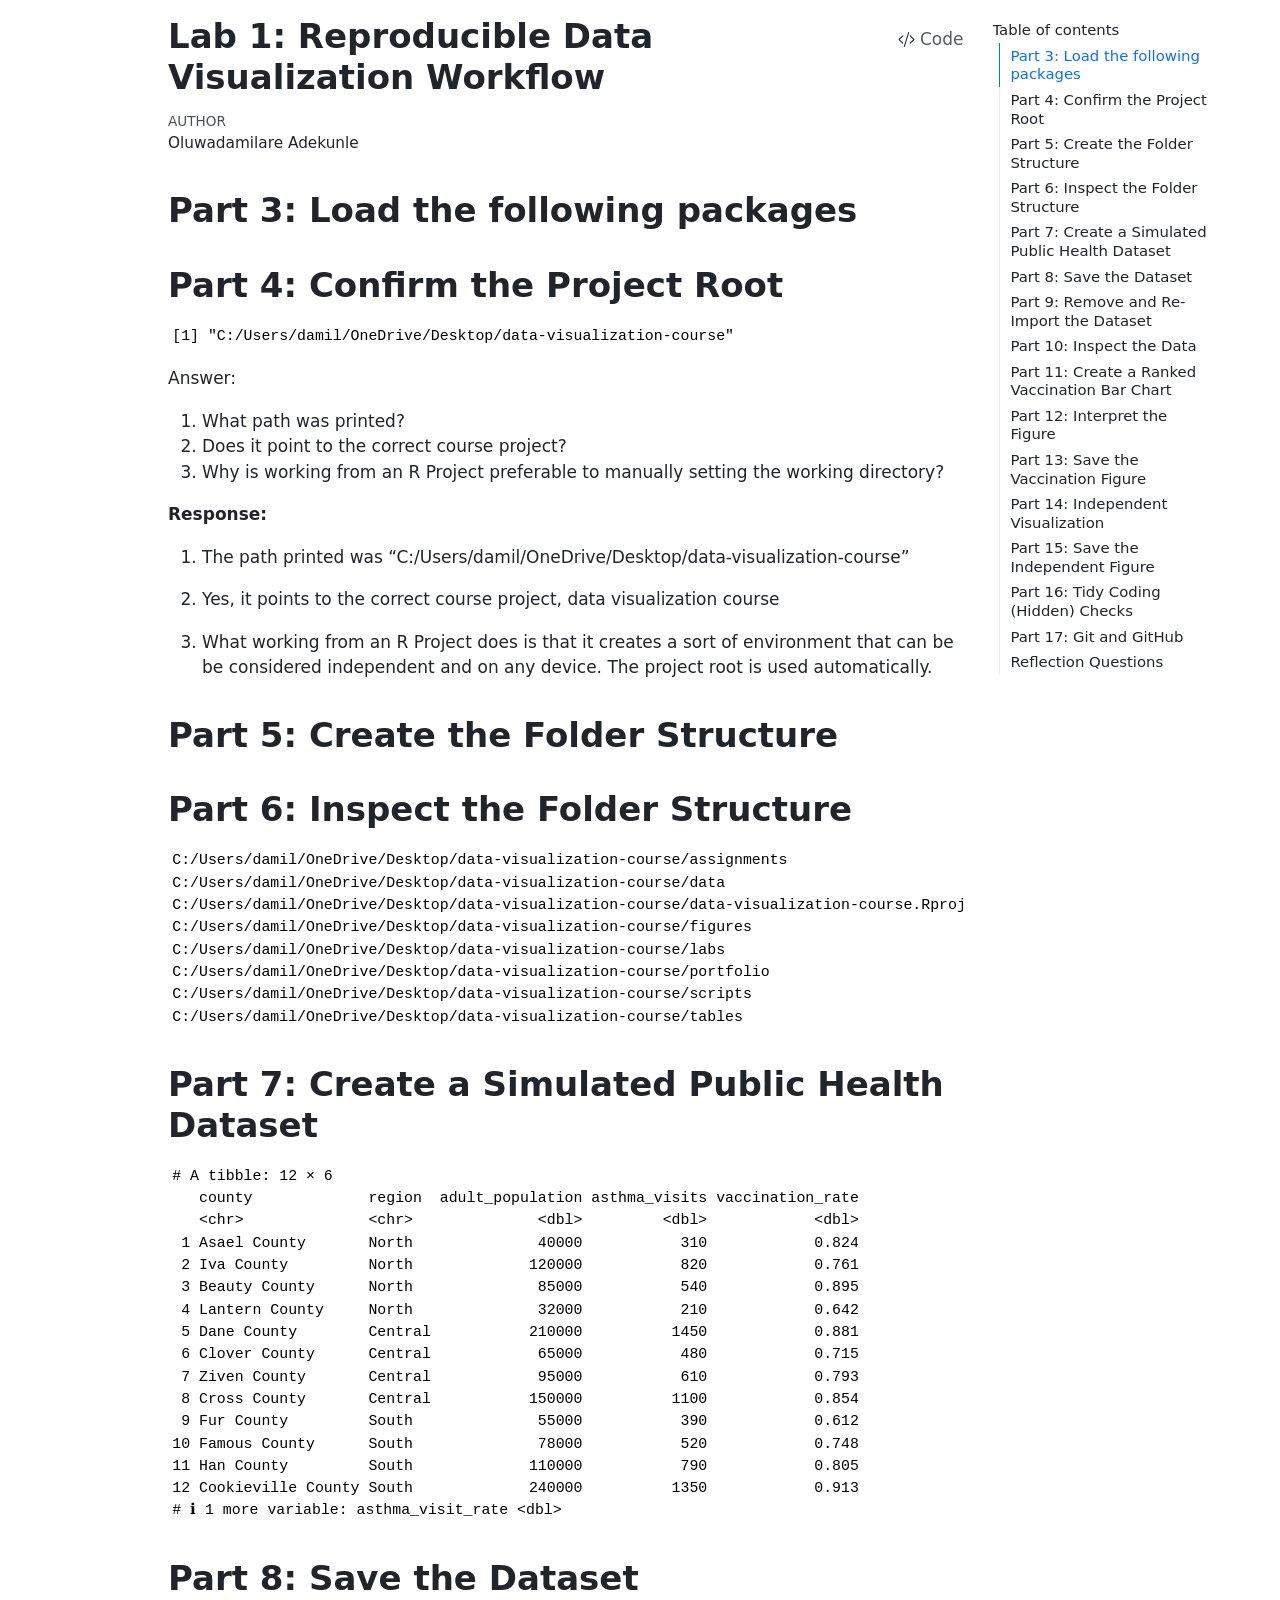
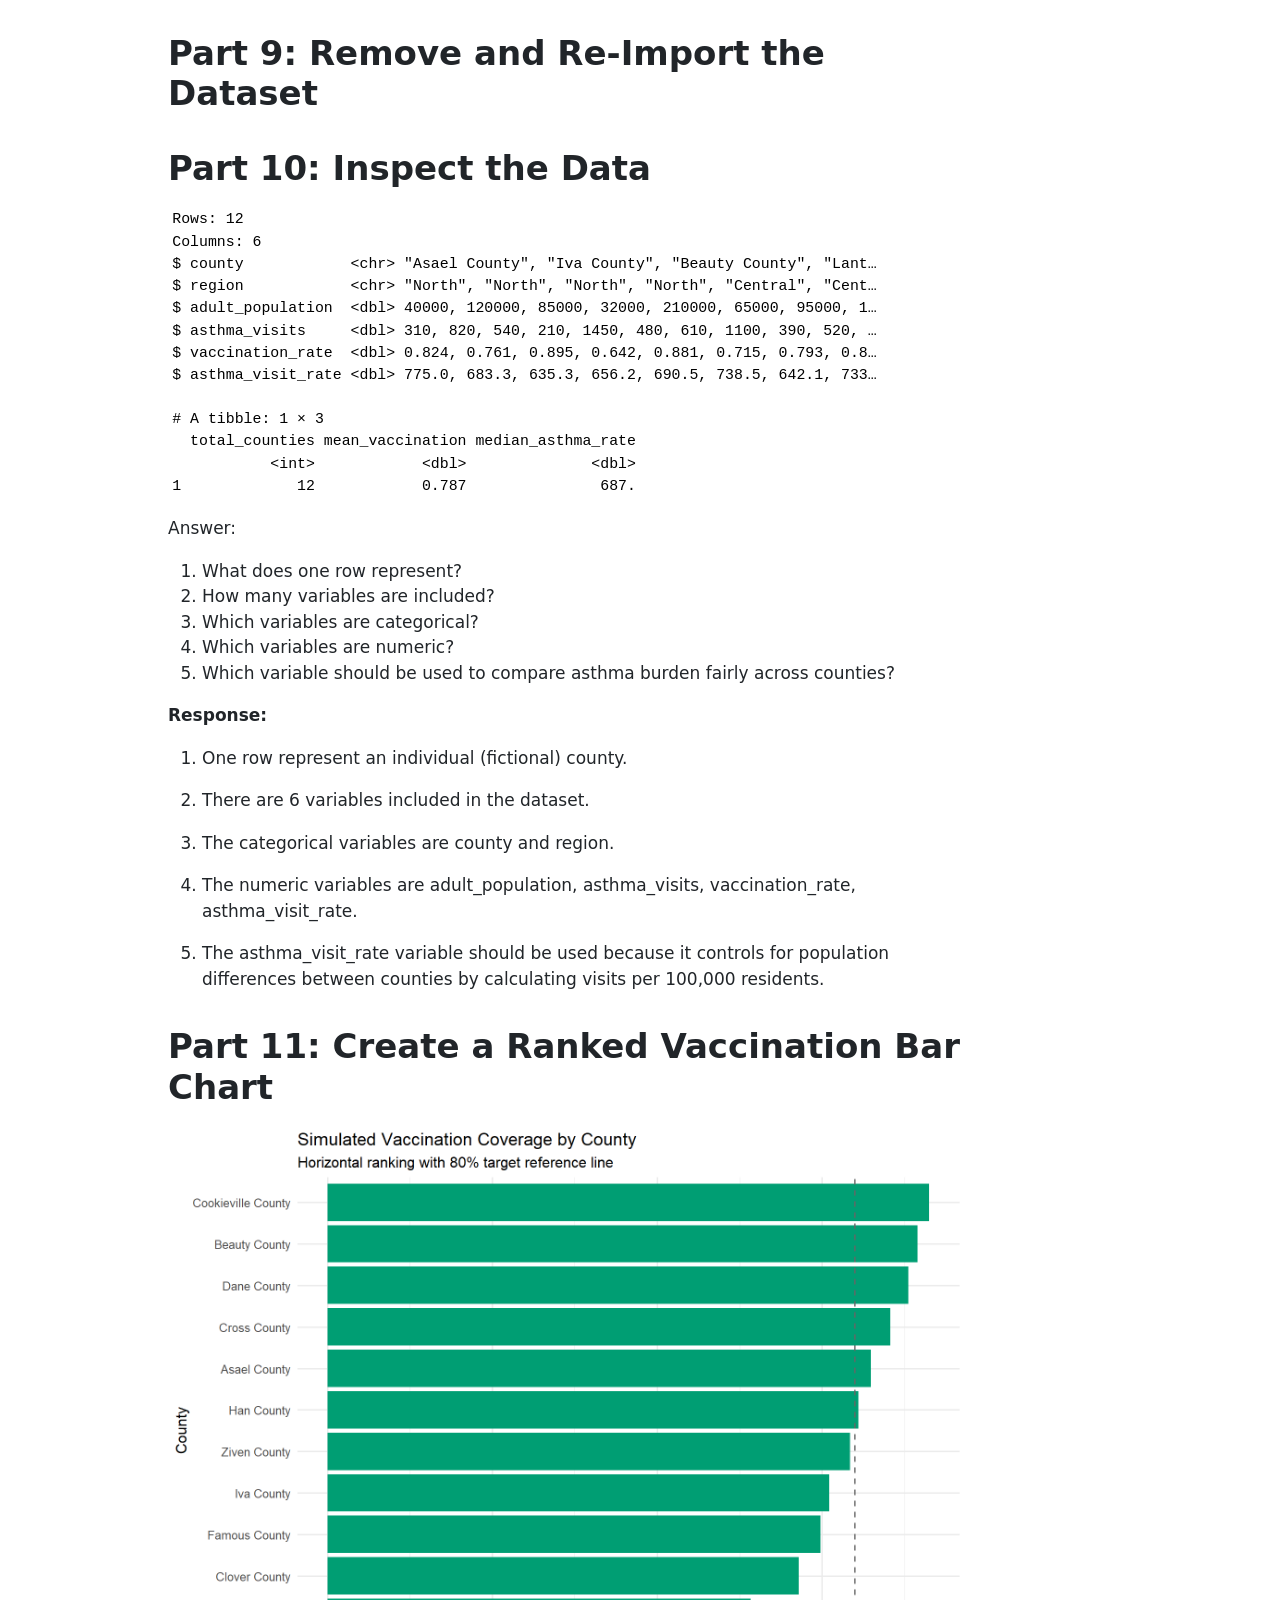
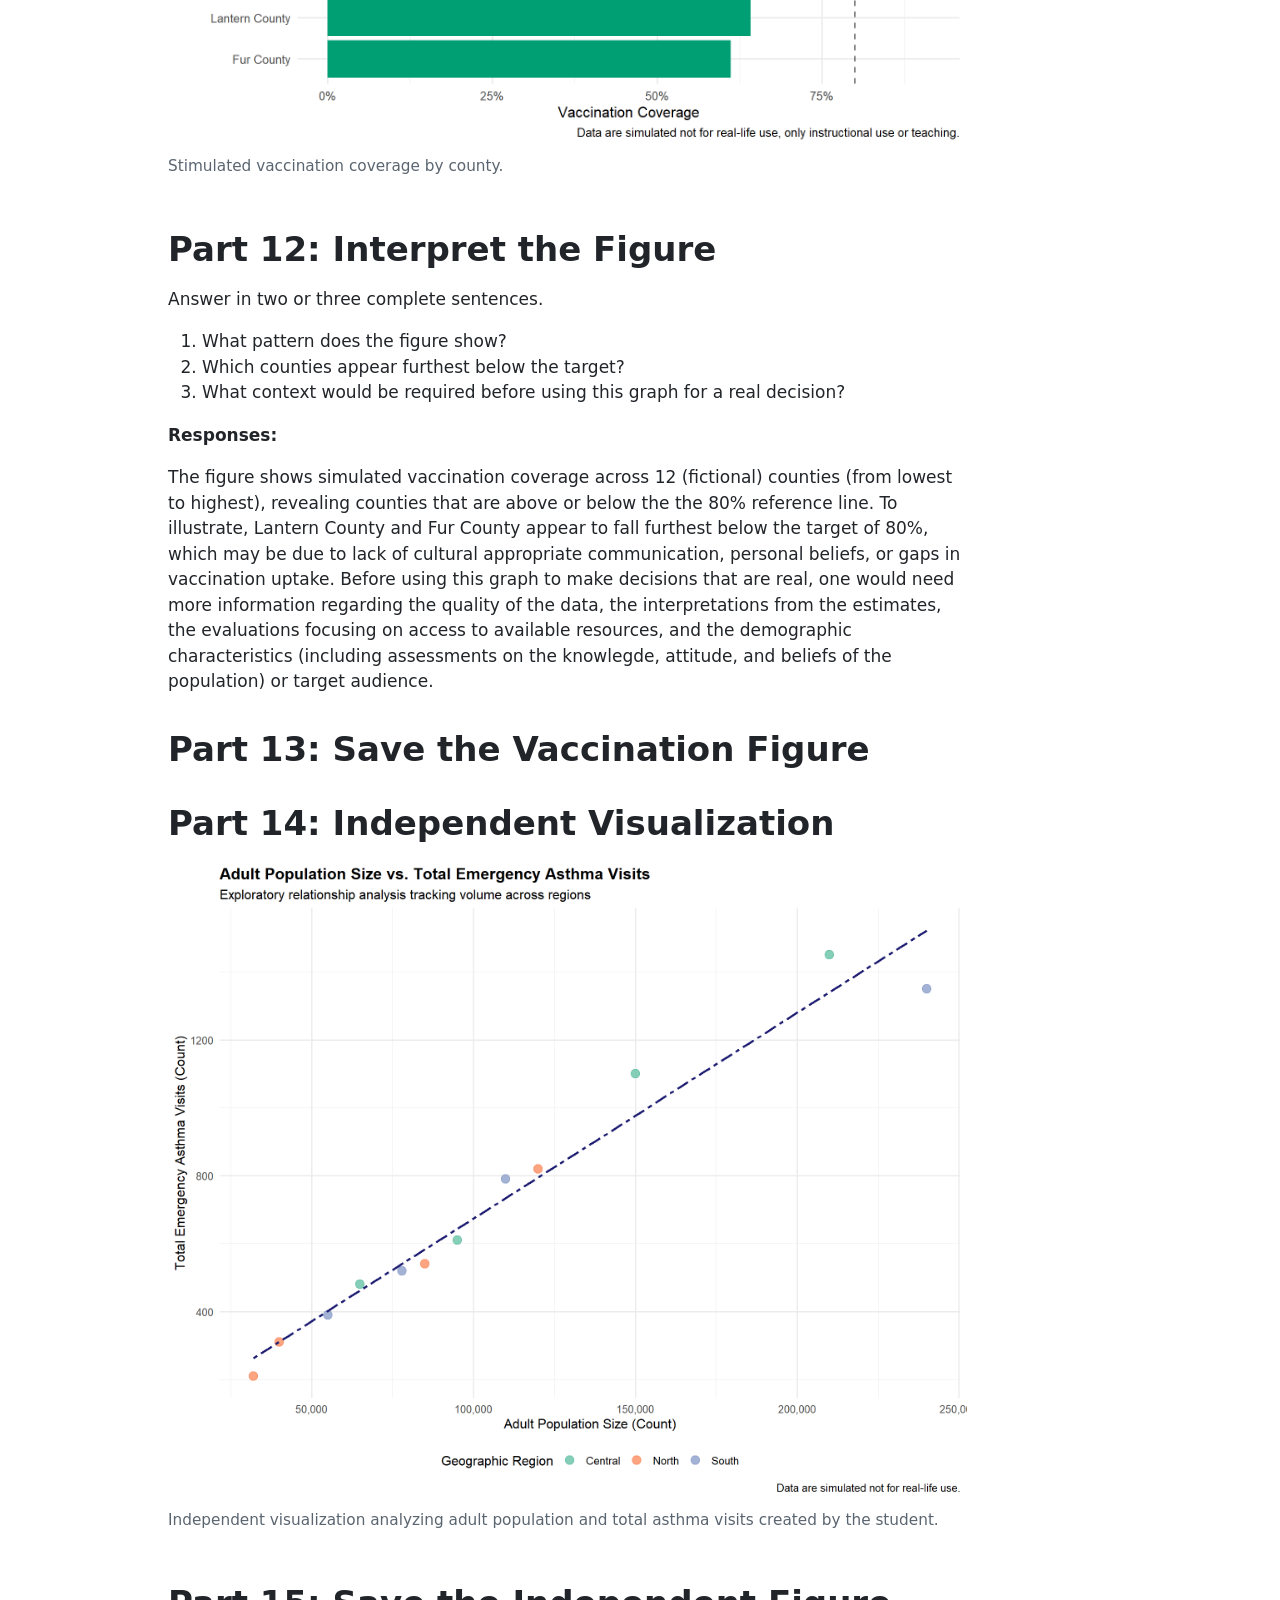
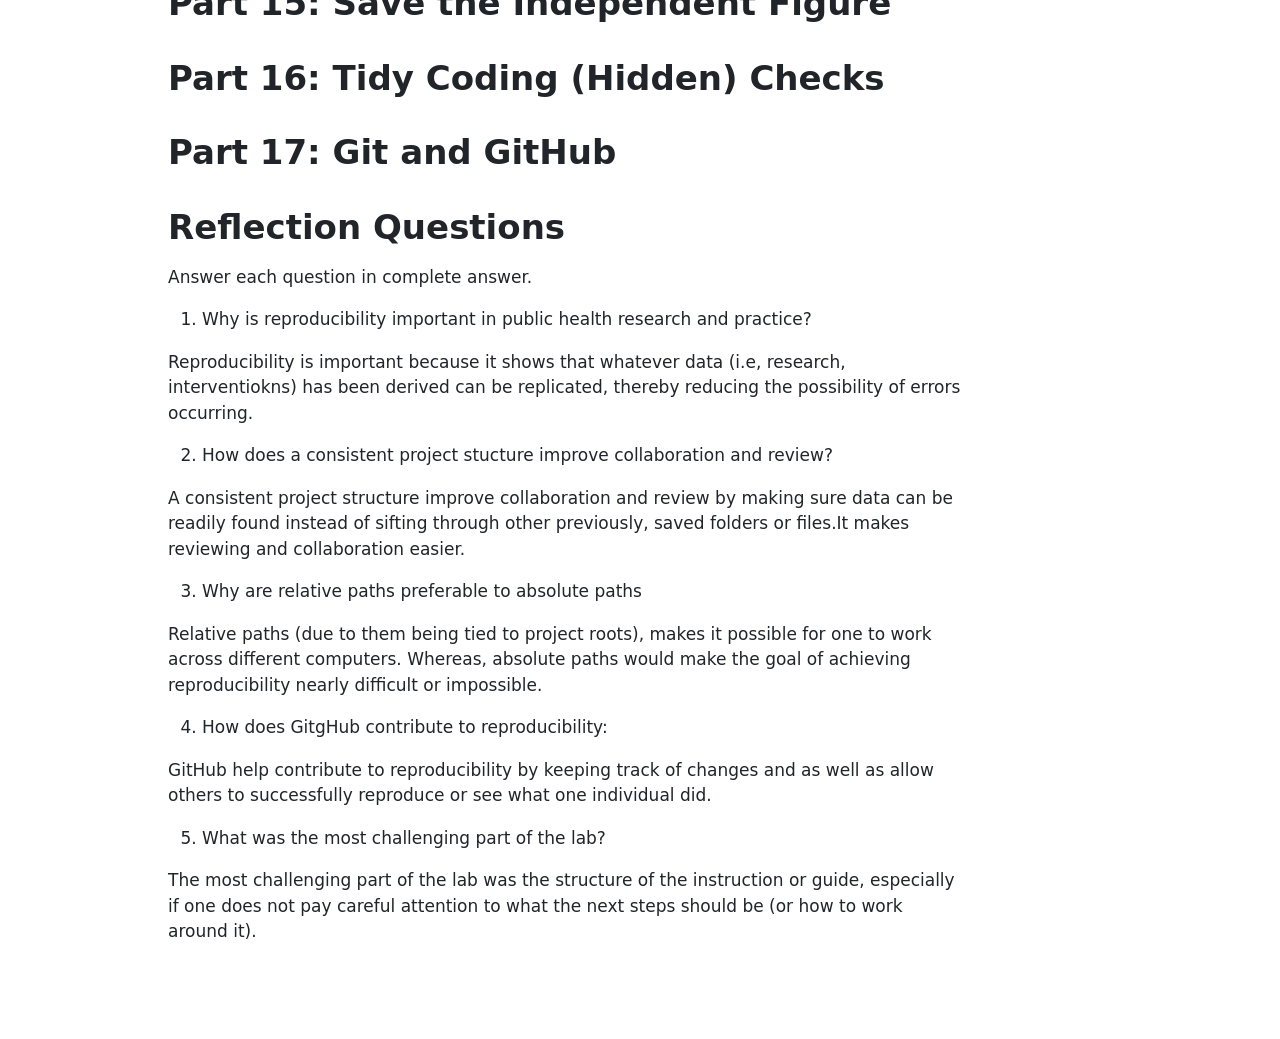
<file: labs/lab_01_reproducible_visualization_workflow.html>
<!DOCTYPE html>
<html xmlns="http://www.w3.org/1999/xhtml" lang="en" xml:lang="en"><head>

<meta charset="utf-8">
<meta name="generator" content="quarto-1.9.38">

<meta name="viewport" content="width=device-width, initial-scale=1.0, user-scalable=yes">

<meta name="author" content="Oluwadamilare Adekunle">

<title>Lab 1: Reproducible Data Visualization Workflow</title>
<style>
/* Default styles provided by pandoc.
** See https://pandoc.org/MANUAL.html#variables-for-html for config info.
*/
code{white-space: pre-wrap;}
span.smallcaps{font-variant: small-caps;}
div.columns{display: flex; gap: min(4vw, 1.5em);}
div.column{flex: auto; overflow-x: auto;}
div.hanging-indent{margin-left: 1.5em; text-indent: -1.5em;}
ul.task-list{list-style: none;}
ul.task-list li input[type="checkbox"] {
  width: 0.8em;
  margin: 0 0.8em 0.2em -1em; /* quarto-specific, see https://github.com/quarto-dev/quarto-cli/issues/4556 */ 
  vertical-align: middle;
}
/* CSS for syntax highlighting */
html { -webkit-text-size-adjust: 100%; }
pre > code.sourceCode { white-space: pre; position: relative; }
pre > code.sourceCode > span { display: inline-block; line-height: 1.25; }
pre > code.sourceCode > span:empty { height: 1.2em; }
.sourceCode { overflow: visible; }
code.sourceCode > span { color: inherit; text-decoration: inherit; }
div.sourceCode { margin: 1em 0; }
pre.sourceCode { margin: 0; }
@media screen {
div.sourceCode { overflow: auto; }
}
@media print {
pre > code.sourceCode { white-space: pre-wrap; }
pre > code.sourceCode > span { text-indent: -5em; padding-left: 5em; }
}
pre.numberSource code
  { counter-reset: source-line 0; }
pre.numberSource code > span
  { position: relative; left: -4em; counter-increment: source-line; }
pre.numberSource code > span > a:first-child::before
  { content: counter(source-line);
    position: relative; left: -1em; text-align: right; vertical-align: baseline;
    border: none; display: inline-block;
    -webkit-touch-callout: none; -webkit-user-select: none;
    -khtml-user-select: none; -moz-user-select: none;
    -ms-user-select: none; user-select: none;
    padding: 0 4px; width: 4em;
  }
pre.numberSource { margin-left: 3em;  padding-left: 4px; }
div.sourceCode
  {   }
@media screen {
pre > code.sourceCode > span > a:first-child::before { text-decoration: underline; }
}
</style>


<script src="lab_01_reproducible_visualization_workflow_files/libs/clipboard/clipboard.min.js"></script>
<script src="lab_01_reproducible_visualization_workflow_files/libs/quarto-html/quarto.js" type="module"></script>
<script src="lab_01_reproducible_visualization_workflow_files/libs/quarto-html/tabsets/tabsets.js" type="module"></script>
<script src="lab_01_reproducible_visualization_workflow_files/libs/quarto-html/popper.min.js"></script>
<script src="lab_01_reproducible_visualization_workflow_files/libs/quarto-html/tippy.umd.min.js"></script>
<script src="lab_01_reproducible_visualization_workflow_files/libs/quarto-html/anchor.min.js"></script>
<link href="lab_01_reproducible_visualization_workflow_files/libs/quarto-html/tippy.css" rel="stylesheet">
<link href="lab_01_reproducible_visualization_workflow_files/libs/quarto-html/quarto-syntax-highlighting-15634bcf2e68342d4ad2dfa704d543f6.css" rel="stylesheet" id="quarto-text-highlighting-styles">
<script src="lab_01_reproducible_visualization_workflow_files/libs/bootstrap/bootstrap.min.js"></script>
<link href="lab_01_reproducible_visualization_workflow_files/libs/bootstrap/bootstrap-icons.css" rel="stylesheet">
<link href="lab_01_reproducible_visualization_workflow_files/libs/bootstrap/bootstrap-1147068d11d29de8512d9ff18a5d93b5.min.css" rel="stylesheet" append-hash="true" id="quarto-bootstrap" data-mode="light">


</head>

<body class="quarto-light">

<div id="quarto-content" class="page-columns page-rows-contents page-layout-article">
<div id="quarto-margin-sidebar" class="sidebar margin-sidebar">
  <nav id="TOC" role="doc-toc" class="toc-active">
    <h2 id="toc-title">Table of contents</h2>
   
  <ul>
  <li><a href="#part-3-load-the-following-packages" id="toc-part-3-load-the-following-packages" class="nav-link active" data-scroll-target="#part-3-load-the-following-packages">Part 3: Load the following packages</a></li>
  <li><a href="#part-4-confirm-the-project-root" id="toc-part-4-confirm-the-project-root" class="nav-link" data-scroll-target="#part-4-confirm-the-project-root">Part 4: Confirm the Project Root</a></li>
  <li><a href="#part-5-create-the-folder-structure" id="toc-part-5-create-the-folder-structure" class="nav-link" data-scroll-target="#part-5-create-the-folder-structure">Part 5: Create the Folder Structure</a></li>
  <li><a href="#part-6-inspect-the-folder-structure" id="toc-part-6-inspect-the-folder-structure" class="nav-link" data-scroll-target="#part-6-inspect-the-folder-structure">Part 6: Inspect the Folder Structure</a></li>
  <li><a href="#part-7-create-a-simulated-public-health-dataset" id="toc-part-7-create-a-simulated-public-health-dataset" class="nav-link" data-scroll-target="#part-7-create-a-simulated-public-health-dataset">Part 7: Create a Simulated Public Health Dataset</a></li>
  <li><a href="#part-8-save-the-dataset" id="toc-part-8-save-the-dataset" class="nav-link" data-scroll-target="#part-8-save-the-dataset">Part 8: Save the Dataset</a></li>
  <li><a href="#part-9-remove-and-re-import-the-dataset" id="toc-part-9-remove-and-re-import-the-dataset" class="nav-link" data-scroll-target="#part-9-remove-and-re-import-the-dataset">Part 9: Remove and Re-Import the Dataset</a></li>
  <li><a href="#part-10-inspect-the-data" id="toc-part-10-inspect-the-data" class="nav-link" data-scroll-target="#part-10-inspect-the-data">Part 10: Inspect the Data</a></li>
  <li><a href="#part-11-create-a-ranked-vaccination-bar-chart" id="toc-part-11-create-a-ranked-vaccination-bar-chart" class="nav-link" data-scroll-target="#part-11-create-a-ranked-vaccination-bar-chart">Part 11: Create a Ranked Vaccination Bar Chart</a></li>
  <li><a href="#part-12-interpret-the-figure" id="toc-part-12-interpret-the-figure" class="nav-link" data-scroll-target="#part-12-interpret-the-figure">Part 12: Interpret the Figure</a></li>
  <li><a href="#part-13-save-the-vaccination-figure" id="toc-part-13-save-the-vaccination-figure" class="nav-link" data-scroll-target="#part-13-save-the-vaccination-figure">Part 13: Save the Vaccination Figure</a></li>
  <li><a href="#part-14-independent-visualization" id="toc-part-14-independent-visualization" class="nav-link" data-scroll-target="#part-14-independent-visualization">Part 14: Independent Visualization</a></li>
  <li><a href="#part-15-save-the-independent-figure" id="toc-part-15-save-the-independent-figure" class="nav-link" data-scroll-target="#part-15-save-the-independent-figure">Part 15: Save the Independent Figure</a></li>
  <li><a href="#part-16-tidy-coding-hidden-checks" id="toc-part-16-tidy-coding-hidden-checks" class="nav-link" data-scroll-target="#part-16-tidy-coding-hidden-checks">Part 16: Tidy Coding (Hidden) Checks</a></li>
  <li><a href="#part-17-git-and-github" id="toc-part-17-git-and-github" class="nav-link" data-scroll-target="#part-17-git-and-github">Part 17: Git and GitHub</a></li>
  <li><a href="#reflection-questions" id="toc-reflection-questions" class="nav-link" data-scroll-target="#reflection-questions">Reflection Questions</a></li>
  </ul>
</nav>
</div>
<main class="content" id="quarto-document-content">

<header id="title-block-header" class="quarto-title-block default">
<div class="quarto-title">
<div class="quarto-title-block"><div><h1 class="title">Lab 1: Reproducible Data Visualization Workflow</h1><button type="button" class="btn code-tools-button" id="quarto-code-tools-source"><i class="bi"></i> Code</button></div></div>
</div>



<div class="quarto-title-meta">

    <div>
    <div class="quarto-title-meta-heading">Author</div>
    <div class="quarto-title-meta-contents">
             <p>Oluwadamilare Adekunle </p>
          </div>
  </div>
    
  
    
  </div>
  


</header>


<section id="part-3-load-the-following-packages" class="level1">
<h1>Part 3: Load the following packages</h1>
</section>
<section id="part-4-confirm-the-project-root" class="level1">
<h1>Part 4: Confirm the Project Root</h1>
<div class="cell">
<div class="cell-output cell-output-stdout">
<pre><code>[1] "C:/Users/damil/OneDrive/Desktop/data-visualization-course"</code></pre>
</div>
</div>
<p>Answer:</p>
<ol type="1">
<li>What path was printed?</li>
<li>Does it point to the correct course project?</li>
<li>Why is working from an R Project preferable to manually setting the working directory?</li>
</ol>
<p><strong>Response:</strong></p>
<ol type="1">
<li><p>The path printed was “C:/Users/damil/OneDrive/Desktop/data-visualization-course”</p></li>
<li><p>Yes, it points to the correct course project, data visualization course</p></li>
<li><p>What working from an R Project does is that it creates a sort of environment that can be be considered independent and on any device. The project root is used automatically.</p></li>
</ol>
</section>
<section id="part-5-create-the-folder-structure" class="level1">
<h1>Part 5: Create the Folder Structure</h1>
</section>
<section id="part-6-inspect-the-folder-structure" class="level1">
<h1>Part 6: Inspect the Folder Structure</h1>
<div class="cell">
<div class="cell-output cell-output-stdout">
<pre><code>C:/Users/damil/OneDrive/Desktop/data-visualization-course/assignments
C:/Users/damil/OneDrive/Desktop/data-visualization-course/data
C:/Users/damil/OneDrive/Desktop/data-visualization-course/data-visualization-course.Rproj
C:/Users/damil/OneDrive/Desktop/data-visualization-course/figures
C:/Users/damil/OneDrive/Desktop/data-visualization-course/labs
C:/Users/damil/OneDrive/Desktop/data-visualization-course/portfolio
C:/Users/damil/OneDrive/Desktop/data-visualization-course/scripts
C:/Users/damil/OneDrive/Desktop/data-visualization-course/tables</code></pre>
</div>
</div>
</section>
<section id="part-7-create-a-simulated-public-health-dataset" class="level1">
<h1>Part 7: Create a Simulated Public Health Dataset</h1>
<div class="cell">
<div class="cell-output cell-output-stdout">
<pre><code># A tibble: 12 × 6
   county             region  adult_population asthma_visits vaccination_rate
   &lt;chr&gt;              &lt;chr&gt;              &lt;dbl&gt;         &lt;dbl&gt;            &lt;dbl&gt;
 1 Asael County       North              40000           310            0.824
 2 Iva County         North             120000           820            0.761
 3 Beauty County      North              85000           540            0.895
 4 Lantern County     North              32000           210            0.642
 5 Dane County        Central           210000          1450            0.881
 6 Clover County      Central            65000           480            0.715
 7 Ziven County       Central            95000           610            0.793
 8 Cross County       Central           150000          1100            0.854
 9 Fur County         South              55000           390            0.612
10 Famous County      South              78000           520            0.748
11 Han County         South             110000           790            0.805
12 Cookieville County South             240000          1350            0.913
# ℹ 1 more variable: asthma_visit_rate &lt;dbl&gt;</code></pre>
</div>
</div>
</section>
<section id="part-8-save-the-dataset" class="level1">
<h1>Part 8: Save the Dataset</h1>
</section>
<section id="part-9-remove-and-re-import-the-dataset" class="level1">
<h1>Part 9: Remove and Re-Import the Dataset</h1>
</section>
<section id="part-10-inspect-the-data" class="level1">
<h1>Part 10: Inspect the Data</h1>
<div class="cell">
<div class="cell-output cell-output-stdout">
<pre><code>Rows: 12
Columns: 6
$ county            &lt;chr&gt; "Asael County", "Iva County", "Beauty County", "Lant…
$ region            &lt;chr&gt; "North", "North", "North", "North", "Central", "Cent…
$ adult_population  &lt;dbl&gt; 40000, 120000, 85000, 32000, 210000, 65000, 95000, 1…
$ asthma_visits     &lt;dbl&gt; 310, 820, 540, 210, 1450, 480, 610, 1100, 390, 520, …
$ vaccination_rate  &lt;dbl&gt; 0.824, 0.761, 0.895, 0.642, 0.881, 0.715, 0.793, 0.8…
$ asthma_visit_rate &lt;dbl&gt; 775.0, 683.3, 635.3, 656.2, 690.5, 738.5, 642.1, 733…</code></pre>
</div>
</div>
<div class="cell">
<div class="cell-output cell-output-stdout">
<pre><code># A tibble: 1 × 3
  total_counties mean_vaccination median_asthma_rate
           &lt;int&gt;            &lt;dbl&gt;              &lt;dbl&gt;
1             12            0.787               687.</code></pre>
</div>
</div>
<p>Answer:</p>
<ol type="1">
<li>What does one row represent?</li>
<li>How many variables are included?</li>
<li>Which variables are categorical?</li>
<li>Which variables are numeric?</li>
<li>Which variable should be used to compare asthma burden fairly across counties?</li>
</ol>
<p><strong>Response:</strong></p>
<ol type="1">
<li><p>One row represent an individual (fictional) county.</p></li>
<li><p>There are 6 variables included in the dataset.</p></li>
<li><p>The categorical variables are county and region.</p></li>
<li><p>The numeric variables are adult_population, asthma_visits, vaccination_rate, asthma_visit_rate.</p></li>
<li><p>The asthma_visit_rate variable should be used because it controls for population differences between counties by calculating visits per 100,000 residents.</p></li>
</ol>
</section>
<section id="part-11-create-a-ranked-vaccination-bar-chart" class="level1">
<h1>Part 11: Create a Ranked Vaccination Bar Chart</h1>
<div class="cell">
<div class="cell-output-display">
<div class="quarto-figure quarto-figure-center">
<figure class="figure">
<p><img src="lab_01_reproducible_visualization_workflow_files/figure-html/create-vaccination-plot-1.png" class="img-fluid figure-img" alt="Horizontal bar chart ranking fictional counties by simulated vaccination coverage." width="864"></p>
<figcaption>Stimulated vaccination coverage by county.</figcaption>
</figure>
</div>
</div>
</div>
</section>
<section id="part-12-interpret-the-figure" class="level1">
<h1>Part 12: Interpret the Figure</h1>
<p>Answer in two or three complete sentences.</p>
<ol type="1">
<li>What pattern does the figure show?</li>
<li>Which counties appear furthest below the target?</li>
<li>What context would be required before using this graph for a real decision?</li>
</ol>
<p><strong>Responses:</strong></p>
<p>The figure shows simulated vaccination coverage across 12 (fictional) counties (from lowest to highest), revealing counties that are above or below the the 80% reference line. To illustrate, Lantern County and Fur County appear to fall furthest below the target of 80%, which may be due to lack of cultural appropriate communication, personal beliefs, or gaps in vaccination uptake. Before using this graph to make decisions that are real, one would need more information regarding the quality of the data, the interpretations from the estimates, the evaluations focusing on access to available resources, and the demographic characteristics (including assessments on the knowlegde, attitude, and beliefs of the population) or target audience.</p>
</section>
<section id="part-13-save-the-vaccination-figure" class="level1">
<h1>Part 13: Save the Vaccination Figure</h1>
</section>
<section id="part-14-independent-visualization" class="level1">
<h1>Part 14: Independent Visualization</h1>
<div class="cell">
<div class="cell-output-display">
<div class="quarto-figure quarto-figure-center">
<figure class="figure">
<p><img src="lab_01_reproducible_visualization_workflow_files/figure-html/independent-visualization-1.png" class="img-fluid figure-img" alt="Scatterplot showing a positive relationship between adult population size and total emergency asthma visits across regions." width="960"></p>
<figcaption>Independent visualization analyzing adult population and total asthma visits created by the student.</figcaption>
</figure>
</div>
</div>
</div>
</section>
<section id="part-15-save-the-independent-figure" class="level1">
<h1>Part 15: Save the Independent Figure</h1>
</section>
<section id="part-16-tidy-coding-hidden-checks" class="level1">
<h1>Part 16: Tidy Coding (Hidden) Checks</h1>
</section>
<section id="part-17-git-and-github" class="level1">
<h1>Part 17: Git and GitHub</h1>
</section>
<section id="reflection-questions" class="level1">
<h1>Reflection Questions</h1>
<p>Answer each question in complete answer.</p>
<ol type="1">
<li>Why is reproducibility important in public health research and practice?</li>
</ol>
<p>Reproducibility is important because it shows that whatever data (i.e, research, interventiokns) has been derived can be replicated, thereby reducing the possibility of errors occurring.</p>
<ol start="2" type="1">
<li>How does a consistent project stucture improve collaboration and review?</li>
</ol>
<p>A consistent project structure improve collaboration and review by making sure data can be readily found instead of sifting through other previously, saved folders or files.It makes reviewing and collaboration easier.</p>
<ol start="3" type="1">
<li>Why are relative paths preferable to absolute paths</li>
</ol>
<p>Relative paths (due to them being tied to project roots), makes it possible for one to work across different computers. Whereas, absolute paths would make the goal of achieving reproducibility nearly difficult or impossible.</p>
<ol start="4" type="1">
<li>How does GitgHub contribute to reproducibility:</li>
</ol>
<p>GitHub help contribute to reproducibility by keeping track of changes and as well as allow others to successfully reproduce or see what one individual did.</p>
<ol start="5" type="1">
<li>What was the most challenging part of the lab?</li>
</ol>
<p>The most challenging part of the lab was the structure of the instruction or guide, especially if one does not pay careful attention to what the next steps should be (or how to work around it).</p>
<!-- -->

</section>

</main>
<!-- /main column -->
<script id="quarto-html-after-body" type="application/javascript">
  window.document.addEventListener("DOMContentLoaded", function (event) {
    const icon = "";
    const anchorJS = new window.AnchorJS();
    anchorJS.options = {
      placement: 'right',
      icon: icon
    };
    anchorJS.add('.anchored');
    const isCodeAnnotation = (el) => {
      for (const clz of el.classList) {
        if (clz.startsWith('code-annotation-')) {                     
          return true;
        }
      }
      return false;
    }
    const onCopySuccess = function(e) {
      // button target
      const button = e.trigger;
      // don't keep focus
      button.blur();
      // flash "checked"
      button.classList.add('code-copy-button-checked');
      var currentTitle = button.getAttribute("title");
      button.setAttribute("title", "Copied!");
      let tooltip;
      if (window.bootstrap) {
        button.setAttribute("data-bs-toggle", "tooltip");
        button.setAttribute("data-bs-placement", "left");
        button.setAttribute("data-bs-title", "Copied!");
        tooltip = new bootstrap.Tooltip(button, 
          { trigger: "manual", 
            customClass: "code-copy-button-tooltip",
            offset: [0, -8]});
        tooltip.show();    
      }
      setTimeout(function() {
        if (tooltip) {
          tooltip.hide();
          button.removeAttribute("data-bs-title");
          button.removeAttribute("data-bs-toggle");
          button.removeAttribute("data-bs-placement");
        }
        button.setAttribute("title", currentTitle);
        button.classList.remove('code-copy-button-checked');
      }, 1000);
      // clear code selection
      e.clearSelection();
    }
    const getTextToCopy = function(trigger) {
      const outerScaffold = trigger.parentElement.cloneNode(true);
      const codeEl = outerScaffold.querySelector('code');
      for (const childEl of codeEl.children) {
        if (isCodeAnnotation(childEl)) {
          childEl.remove();
        }
      }
      return codeEl.innerText;
    }
    const clipboard = new window.ClipboardJS('.code-copy-button:not([data-in-quarto-modal])', {
      text: getTextToCopy
    });
    clipboard.on('success', onCopySuccess);
    if (window.document.getElementById('quarto-embedded-source-code-modal')) {
      const clipboardModal = new window.ClipboardJS('.code-copy-button[data-in-quarto-modal]', {
        text: getTextToCopy,
        container: window.document.getElementById('quarto-embedded-source-code-modal')
      });
      clipboardModal.on('success', onCopySuccess);
    }
    const viewSource = window.document.getElementById('quarto-view-source') ||
                       window.document.getElementById('quarto-code-tools-source');
    if (viewSource) {
      const sourceUrl = viewSource.getAttribute("data-quarto-source-url");
      viewSource.addEventListener("click", function(e) {
        if (sourceUrl) {
          // rstudio viewer pane
          if (/\bcapabilities=\b/.test(window.location)) {
            window.open(sourceUrl);
          } else {
            window.location.href = sourceUrl;
          }
        } else {
          const modal = new bootstrap.Modal(document.getElementById('quarto-embedded-source-code-modal'));
          modal.show();
        }
        return false;
      });
    }
    function toggleCodeHandler(show) {
      return function(e) {
        const detailsSrc = window.document.querySelectorAll(".cell > details > .sourceCode");
        for (let i=0; i<detailsSrc.length; i++) {
          const details = detailsSrc[i].parentElement;
          if (show) {
            details.open = true;
          } else {
            details.removeAttribute("open");
          }
        }
        const cellCodeDivs = window.document.querySelectorAll(".cell > .sourceCode");
        const fromCls = show ? "hidden" : "unhidden";
        const toCls = show ? "unhidden" : "hidden";
        for (let i=0; i<cellCodeDivs.length; i++) {
          const codeDiv = cellCodeDivs[i];
          if (codeDiv.classList.contains(fromCls)) {
            codeDiv.classList.remove(fromCls);
            codeDiv.classList.add(toCls);
          } 
        }
        return false;
      }
    }
    const hideAllCode = window.document.getElementById("quarto-hide-all-code");
    if (hideAllCode) {
      hideAllCode.addEventListener("click", toggleCodeHandler(false));
    }
    const showAllCode = window.document.getElementById("quarto-show-all-code");
    if (showAllCode) {
      showAllCode.addEventListener("click", toggleCodeHandler(true));
    }
      var localhostRegex = new RegExp(/^(?:http|https):\/\/localhost\:?[0-9]*\//);
      var mailtoRegex = new RegExp(/^mailto:/);
        var filterRegex = new RegExp('/' + window.location.host + '/');
      var isInternal = (href) => {
          return filterRegex.test(href) || localhostRegex.test(href) || mailtoRegex.test(href);
      }
      // Inspect non-navigation links and adorn them if external
     var links = window.document.querySelectorAll('a[href]:not(.nav-link):not(.navbar-brand):not(.toc-action):not(.sidebar-link):not(.sidebar-item-toggle):not(.pagination-link):not(.no-external):not([aria-hidden]):not(.dropdown-item):not(.quarto-navigation-tool):not(.about-link)');
      for (var i=0; i<links.length; i++) {
        const link = links[i];
        if (!isInternal(link.href)) {
          // undo the damage that might have been done by quarto-nav.js in the case of
          // links that we want to consider external
          if (link.dataset.originalHref !== undefined) {
            link.href = link.dataset.originalHref;
          }
        }
      }
    function tippyHover(el, contentFn, onTriggerFn, onUntriggerFn) {
      const config = {
        allowHTML: true,
        maxWidth: 500,
        delay: 100,
        arrow: false,
        appendTo: function(el) {
            return el.parentElement;
        },
        interactive: true,
        interactiveBorder: 10,
        theme: 'quarto',
        placement: 'bottom-start',
      };
      if (contentFn) {
        config.content = contentFn;
      }
      if (onTriggerFn) {
        config.onTrigger = onTriggerFn;
      }
      if (onUntriggerFn) {
        config.onUntrigger = onUntriggerFn;
      }
      window.tippy(el, config); 
    }
    const noterefs = window.document.querySelectorAll('a[role="doc-noteref"]');
    for (var i=0; i<noterefs.length; i++) {
      const ref = noterefs[i];
      tippyHover(ref, function() {
        // use id or data attribute instead here
        let href = ref.getAttribute('data-footnote-href') || ref.getAttribute('href');
        try { href = new URL(href).hash; } catch {}
        const id = href.replace(/^#\/?/, "");
        const note = window.document.getElementById(id);
        if (note) {
          return note.innerHTML;
        } else {
          return "";
        }
      });
    }
    const xrefs = window.document.querySelectorAll('a.quarto-xref');
    const processXRef = (id, note) => {
      // Strip column container classes
      const stripColumnClz = (el) => {
        el.classList.remove("page-full", "page-columns");
        if (el.children) {
          for (const child of el.children) {
            stripColumnClz(child);
          }
        }
      }
      stripColumnClz(note)
      if (id === null || id.startsWith('sec-')) {
        // Special case sections, only their first couple elements
        const container = document.createElement("div");
        if (note.children && note.children.length > 2) {
          container.appendChild(note.children[0].cloneNode(true));
          for (let i = 1; i < note.children.length; i++) {
            const child = note.children[i];
            if (child.tagName === "P" && child.innerText === "") {
              continue;
            } else {
              container.appendChild(child.cloneNode(true));
              break;
            }
          }
          if (window.Quarto?.typesetMath) {
            window.Quarto.typesetMath(container);
          }
          return container.innerHTML
        } else {
          if (window.Quarto?.typesetMath) {
            window.Quarto.typesetMath(note);
          }
          return note.innerHTML;
        }
      } else {
        // Remove any anchor links if they are present
        const anchorLink = note.querySelector('a.anchorjs-link');
        if (anchorLink) {
          anchorLink.remove();
        }
        if (window.Quarto?.typesetMath) {
          window.Quarto.typesetMath(note);
        }
        if (note.classList.contains("callout")) {
          return note.outerHTML;
        } else {
          return note.innerHTML;
        }
      }
    }
    for (var i=0; i<xrefs.length; i++) {
      const xref = xrefs[i];
      tippyHover(xref, undefined, function(instance) {
        instance.disable();
        let url = xref.getAttribute('href');
        let hash = undefined; 
        if (url.startsWith('#')) {
          hash = url;
        } else {
          try { hash = new URL(url).hash; } catch {}
        }
        if (hash) {
          const id = hash.replace(/^#\/?/, "");
          const note = window.document.getElementById(id);
          if (note !== null) {
            try {
              const html = processXRef(id, note.cloneNode(true));
              instance.setContent(html);
            } finally {
              instance.enable();
              instance.show();
            }
          } else {
            // See if we can fetch this
            fetch(url.split('#')[0])
            .then(res => res.text())
            .then(html => {
              const parser = new DOMParser();
              const htmlDoc = parser.parseFromString(html, "text/html");
              const note = htmlDoc.getElementById(id);
              if (note !== null) {
                const html = processXRef(id, note);
                instance.setContent(html);
              } 
            }).finally(() => {
              instance.enable();
              instance.show();
            });
          }
        } else {
          // See if we can fetch a full url (with no hash to target)
          // This is a special case and we should probably do some content thinning / targeting
          fetch(url)
          .then(res => res.text())
          .then(html => {
            const parser = new DOMParser();
            const htmlDoc = parser.parseFromString(html, "text/html");
            const note = htmlDoc.querySelector('main.content');
            if (note !== null) {
              // This should only happen for chapter cross references
              // (since there is no id in the URL)
              // remove the first header
              if (note.children.length > 0 && note.children[0].tagName === "HEADER") {
                note.children[0].remove();
              }
              const html = processXRef(null, note);
              instance.setContent(html);
            } 
          }).finally(() => {
            instance.enable();
            instance.show();
          });
        }
      }, function(instance) {
      });
    }
        let selectedAnnoteEl;
        const selectorForAnnotation = ( cell, annotation) => {
          let cellAttr = 'data-code-cell="' + cell + '"';
          let lineAttr = 'data-code-annotation="' +  annotation + '"';
          const selector = 'span[' + cellAttr + '][' + lineAttr + ']';
          return selector;
        }
        const selectCodeLines = (annoteEl) => {
          const doc = window.document;
          const targetCell = annoteEl.getAttribute("data-target-cell");
          const targetAnnotation = annoteEl.getAttribute("data-target-annotation");
          const annoteSpan = window.document.querySelector(selectorForAnnotation(targetCell, targetAnnotation));
          const lines = annoteSpan.getAttribute("data-code-lines").split(",");
          const lineIds = lines.map((line) => {
            return targetCell + "-" + line;
          })
          let top = null;
          let height = null;
          let parent = null;
          if (lineIds.length > 0) {
              //compute the position of the single el (top and bottom and make a div)
              const el = window.document.getElementById(lineIds[0]);
              top = el.offsetTop;
              height = el.offsetHeight;
              parent = el.parentElement.parentElement;
            if (lineIds.length > 1) {
              const lastEl = window.document.getElementById(lineIds[lineIds.length - 1]);
              const bottom = lastEl.offsetTop + lastEl.offsetHeight;
              height = bottom - top;
            }
            if (top !== null && height !== null && parent !== null) {
              // cook up a div (if necessary) and position it 
              let div = window.document.getElementById("code-annotation-line-highlight");
              if (div === null) {
                div = window.document.createElement("div");
                div.setAttribute("id", "code-annotation-line-highlight");
                div.style.position = 'absolute';
                parent.appendChild(div);
              }
              div.style.top = top - 2 + "px";
              div.style.height = height + 4 + "px";
              div.style.left = 0;
              let gutterDiv = window.document.getElementById("code-annotation-line-highlight-gutter");
              if (gutterDiv === null) {
                gutterDiv = window.document.createElement("div");
                gutterDiv.setAttribute("id", "code-annotation-line-highlight-gutter");
                gutterDiv.style.position = 'absolute';
                const codeCell = window.document.getElementById(targetCell);
                const gutter = codeCell.querySelector('.code-annotation-gutter');
                gutter.appendChild(gutterDiv);
              }
              gutterDiv.style.top = top - 2 + "px";
              gutterDiv.style.height = height + 4 + "px";
            }
            selectedAnnoteEl = annoteEl;
          }
        };
        const unselectCodeLines = () => {
          const elementsIds = ["code-annotation-line-highlight", "code-annotation-line-highlight-gutter"];
          elementsIds.forEach((elId) => {
            const div = window.document.getElementById(elId);
            if (div) {
              div.remove();
            }
          });
          selectedAnnoteEl = undefined;
        };
          // Handle positioning of the toggle
      window.addEventListener(
        "resize",
        throttle(() => {
          elRect = undefined;
          if (selectedAnnoteEl) {
            selectCodeLines(selectedAnnoteEl);
          }
        }, 10)
      );
      function throttle(fn, ms) {
      let throttle = false;
      let timer;
        return (...args) => {
          if(!throttle) { // first call gets through
              fn.apply(this, args);
              throttle = true;
          } else { // all the others get throttled
              if(timer) clearTimeout(timer); // cancel #2
              timer = setTimeout(() => {
                fn.apply(this, args);
                timer = throttle = false;
              }, ms);
          }
        };
      }
        // Attach click handler to the DT
        const annoteDls = window.document.querySelectorAll('dt[data-target-cell]');
        for (const annoteDlNode of annoteDls) {
          annoteDlNode.addEventListener('click', (event) => {
            const clickedEl = event.target;
            if (clickedEl !== selectedAnnoteEl) {
              unselectCodeLines();
              const activeEl = window.document.querySelector('dt[data-target-cell].code-annotation-active');
              if (activeEl) {
                activeEl.classList.remove('code-annotation-active');
              }
              selectCodeLines(clickedEl);
              clickedEl.classList.add('code-annotation-active');
            } else {
              // Unselect the line
              unselectCodeLines();
              clickedEl.classList.remove('code-annotation-active');
            }
          });
        }
    const findCites = (el) => {
      const parentEl = el.parentElement;
      if (parentEl) {
        const cites = parentEl.dataset.cites;
        if (cites) {
          return {
            el,
            cites: cites.split(' ')
          };
        } else {
          return findCites(el.parentElement)
        }
      } else {
        return undefined;
      }
    };
    var bibliorefs = window.document.querySelectorAll('a[role="doc-biblioref"]');
    for (var i=0; i<bibliorefs.length; i++) {
      const ref = bibliorefs[i];
      const citeInfo = findCites(ref);
      if (citeInfo) {
        tippyHover(citeInfo.el, function() {
          var popup = window.document.createElement('div');
          citeInfo.cites.forEach(function(cite) {
            var citeDiv = window.document.createElement('div');
            citeDiv.classList.add('hanging-indent');
            citeDiv.classList.add('csl-entry');
            var biblioDiv = window.document.getElementById('ref-' + cite);
            if (biblioDiv) {
              citeDiv.innerHTML = biblioDiv.innerHTML;
            }
            popup.appendChild(citeDiv);
          });
          return popup.innerHTML;
        });
      }
    }
  });
  </script><div class="modal fade" id="quarto-embedded-source-code-modal" tabindex="-1" aria-labelledby="quarto-embedded-source-code-modal-label" aria-hidden="true"><div class="modal-dialog modal-dialog-scrollable"><div class="modal-content"><div class="modal-header"><h5 class="modal-title" id="quarto-embedded-source-code-modal-label">Source Code</h5><button class="btn-close" data-bs-dismiss="modal"></button></div><div class="modal-body"><div class="">
<div class="code-copy-outer-scaffold"><div class="sourceCode" id="cb6" data-shortcodes="false"><pre class="sourceCode markdown code-with-copy"><code class="sourceCode markdown"><span id="cb6-1"><a href="#cb6-1" aria-hidden="true" tabindex="-1"></a><span class="co">---</span></span>
<span id="cb6-2"><a href="#cb6-2" aria-hidden="true" tabindex="-1"></a><span class="an">title:</span><span class="co"> "Lab 1: Reproducible Data Visualization Workflow"</span></span>
<span id="cb6-3"><a href="#cb6-3" aria-hidden="true" tabindex="-1"></a><span class="an">author:</span><span class="co"> "Oluwadamilare Adekunle"</span></span>
<span id="cb6-4"><a href="#cb6-4" aria-hidden="true" tabindex="-1"></a><span class="an">format:</span><span class="co"> </span></span>
<span id="cb6-5"><a href="#cb6-5" aria-hidden="true" tabindex="-1"></a><span class="co">  html:</span></span>
<span id="cb6-6"><a href="#cb6-6" aria-hidden="true" tabindex="-1"></a><span class="co">    toc: true</span></span>
<span id="cb6-7"><a href="#cb6-7" aria-hidden="true" tabindex="-1"></a><span class="co">    toc-depth: 3</span></span>
<span id="cb6-8"><a href="#cb6-8" aria-hidden="true" tabindex="-1"></a><span class="co">    code-copy: true</span></span>
<span id="cb6-9"><a href="#cb6-9" aria-hidden="true" tabindex="-1"></a><span class="co">    code-tools: true</span></span>
<span id="cb6-10"><a href="#cb6-10" aria-hidden="true" tabindex="-1"></a><span class="an">execute:</span></span>
<span id="cb6-11"><a href="#cb6-11" aria-hidden="true" tabindex="-1"></a><span class="co">  warning: false</span></span>
<span id="cb6-12"><a href="#cb6-12" aria-hidden="true" tabindex="-1"></a><span class="co">  message: false</span></span>
<span id="cb6-13"><a href="#cb6-13" aria-hidden="true" tabindex="-1"></a><span class="co">  echo: false      # This hides all code chunks</span></span>
<span id="cb6-14"><a href="#cb6-14" aria-hidden="true" tabindex="-1"></a><span class="an">editor:</span><span class="co"> visual</span></span>
<span id="cb6-15"><a href="#cb6-15" aria-hidden="true" tabindex="-1"></a><span class="co">---</span></span>
<span id="cb6-16"><a href="#cb6-16" aria-hidden="true" tabindex="-1"></a></span>
<span id="cb6-17"><a href="#cb6-17" aria-hidden="true" tabindex="-1"></a><span class="fu"># Part 3: Load the following packages</span></span>
<span id="cb6-18"><a href="#cb6-18" aria-hidden="true" tabindex="-1"></a></span>
<span id="cb6-21"><a href="#cb6-21" aria-hidden="true" tabindex="-1"></a><span class="in">```{r}</span></span>
<span id="cb6-22"><a href="#cb6-22" aria-hidden="true" tabindex="-1"></a><span class="co"># After the project and the lab document were completed, the next step is this part. </span></span>
<span id="cb6-23"><a href="#cb6-23" aria-hidden="true" tabindex="-1"></a></span>
<span id="cb6-24"><a href="#cb6-24" aria-hidden="true" tabindex="-1"></a><span class="fu">library</span>(tidyverse)   <span class="co"># Data manipulation and ggplot2 for visualization</span></span>
<span id="cb6-25"><a href="#cb6-25" aria-hidden="true" tabindex="-1"></a><span class="fu">library</span>(fs)          <span class="co"># File system tools (creating or listing directories)</span></span>
<span id="cb6-26"><a href="#cb6-26" aria-hidden="true" tabindex="-1"></a><span class="fu">library</span>(here)        <span class="co"># Reproducible and safe paths (relative) from project root</span></span>
<span id="cb6-27"><a href="#cb6-27" aria-hidden="true" tabindex="-1"></a></span>
<span id="cb6-28"><a href="#cb6-28" aria-hidden="true" tabindex="-1"></a><span class="co"># The package "here" had to be installed in a previous quatro document. "Tidyverse" and "fs" were installed previously.</span></span>
<span id="cb6-29"><a href="#cb6-29" aria-hidden="true" tabindex="-1"></a></span>
<span id="cb6-30"><a href="#cb6-30" aria-hidden="true" tabindex="-1"></a><span class="co"># The package "here" finds the project's main folder (root directory) and sets it as a starting point for all the file paths. It stops path errors when one move scripts or share code. </span></span>
<span id="cb6-31"><a href="#cb6-31" aria-hidden="true" tabindex="-1"></a><span class="in">```</span></span>
<span id="cb6-32"><a href="#cb6-32" aria-hidden="true" tabindex="-1"></a></span>
<span id="cb6-33"><a href="#cb6-33" aria-hidden="true" tabindex="-1"></a><span class="fu"># Part 4: Confirm the Project Root</span></span>
<span id="cb6-34"><a href="#cb6-34" aria-hidden="true" tabindex="-1"></a></span>
<span id="cb6-37"><a href="#cb6-37" aria-hidden="true" tabindex="-1"></a><span class="in">```{r}</span></span>
<span id="cb6-38"><a href="#cb6-38" aria-hidden="true" tabindex="-1"></a><span class="co">#| label: confirm-project-root</span></span>
<span id="cb6-39"><a href="#cb6-39" aria-hidden="true" tabindex="-1"></a><span class="co">#| echo: false</span></span>
<span id="cb6-40"><a href="#cb6-40" aria-hidden="true" tabindex="-1"></a></span>
<span id="cb6-41"><a href="#cb6-41" aria-hidden="true" tabindex="-1"></a><span class="fu">here</span>()</span>
<span id="cb6-42"><a href="#cb6-42" aria-hidden="true" tabindex="-1"></a></span>
<span id="cb6-43"><a href="#cb6-43" aria-hidden="true" tabindex="-1"></a><span class="co"># What this does is print the root directory that R project and the here package believes as the main office or home base for all the file paths.  </span></span>
<span id="cb6-44"><a href="#cb6-44" aria-hidden="true" tabindex="-1"></a></span>
<span id="cb6-45"><a href="#cb6-45" aria-hidden="true" tabindex="-1"></a><span class="co"># A problem occurred in part 7, which I thought was due to part 5 and 6. However, with help, it was discovered that the location of my folders had to be changed to Desktop. It was originally saved within (another folder in) OneDrive which continued blocking RStudio from writing files, or so it seemed. </span></span>
<span id="cb6-46"><a href="#cb6-46" aria-hidden="true" tabindex="-1"></a><span class="in">```</span></span>
<span id="cb6-47"><a href="#cb6-47" aria-hidden="true" tabindex="-1"></a></span>
<span id="cb6-48"><a href="#cb6-48" aria-hidden="true" tabindex="-1"></a>Answer:</span>
<span id="cb6-49"><a href="#cb6-49" aria-hidden="true" tabindex="-1"></a></span>
<span id="cb6-50"><a href="#cb6-50" aria-hidden="true" tabindex="-1"></a><span class="ss">1.  </span>What path was printed?</span>
<span id="cb6-51"><a href="#cb6-51" aria-hidden="true" tabindex="-1"></a><span class="ss">2.  </span>Does it point to the correct course project?</span>
<span id="cb6-52"><a href="#cb6-52" aria-hidden="true" tabindex="-1"></a><span class="ss">3.  </span>Why is working from an R Project preferable to manually setting the working directory?</span>
<span id="cb6-53"><a href="#cb6-53" aria-hidden="true" tabindex="-1"></a></span>
<span id="cb6-54"><a href="#cb6-54" aria-hidden="true" tabindex="-1"></a>**Response:**</span>
<span id="cb6-55"><a href="#cb6-55" aria-hidden="true" tabindex="-1"></a></span>
<span id="cb6-56"><a href="#cb6-56" aria-hidden="true" tabindex="-1"></a><span class="ss">1.  </span>The path printed was "C:/Users/damil/OneDrive/Desktop/data-visualization-course"</span>
<span id="cb6-57"><a href="#cb6-57" aria-hidden="true" tabindex="-1"></a></span>
<span id="cb6-58"><a href="#cb6-58" aria-hidden="true" tabindex="-1"></a><span class="ss">2.  </span>Yes, it points to the correct course project, data visualization course</span>
<span id="cb6-59"><a href="#cb6-59" aria-hidden="true" tabindex="-1"></a></span>
<span id="cb6-60"><a href="#cb6-60" aria-hidden="true" tabindex="-1"></a><span class="ss">3. </span>What working from an R Project does is that it creates a sort of environment that can be be considered independent and on any device. The project root is used automatically. </span>
<span id="cb6-61"><a href="#cb6-61" aria-hidden="true" tabindex="-1"></a></span>
<span id="cb6-62"><a href="#cb6-62" aria-hidden="true" tabindex="-1"></a><span class="fu"># Part 5: Create the Folder Structure</span></span>
<span id="cb6-63"><a href="#cb6-63" aria-hidden="true" tabindex="-1"></a></span>
<span id="cb6-66"><a href="#cb6-66" aria-hidden="true" tabindex="-1"></a><span class="in">```{r}</span></span>
<span id="cb6-67"><a href="#cb6-67" aria-hidden="true" tabindex="-1"></a><span class="co">#| label: create-folder-structure</span></span>
<span id="cb6-68"><a href="#cb6-68" aria-hidden="true" tabindex="-1"></a><span class="co">#| echo: false</span></span>
<span id="cb6-69"><a href="#cb6-69" aria-hidden="true" tabindex="-1"></a></span>
<span id="cb6-70"><a href="#cb6-70" aria-hidden="true" tabindex="-1"></a><span class="co"># Character vector of the 7 folder names</span></span>
<span id="cb6-71"><a href="#cb6-71" aria-hidden="true" tabindex="-1"></a></span>
<span id="cb6-72"><a href="#cb6-72" aria-hidden="true" tabindex="-1"></a>folders <span class="ot">&lt;-</span> <span class="fu">c</span>(</span>
<span id="cb6-73"><a href="#cb6-73" aria-hidden="true" tabindex="-1"></a>  <span class="st">"data"</span>,</span>
<span id="cb6-74"><a href="#cb6-74" aria-hidden="true" tabindex="-1"></a>  <span class="st">"figures"</span>,</span>
<span id="cb6-75"><a href="#cb6-75" aria-hidden="true" tabindex="-1"></a>  <span class="st">"scripts"</span>,</span>
<span id="cb6-76"><a href="#cb6-76" aria-hidden="true" tabindex="-1"></a>  <span class="st">"tables"</span>,</span>
<span id="cb6-77"><a href="#cb6-77" aria-hidden="true" tabindex="-1"></a>  <span class="st">"assignments"</span>,</span>
<span id="cb6-78"><a href="#cb6-78" aria-hidden="true" tabindex="-1"></a>  <span class="st">"labs"</span>,</span>
<span id="cb6-79"><a href="#cb6-79" aria-hidden="true" tabindex="-1"></a>  <span class="st">"portfolio"</span></span>
<span id="cb6-80"><a href="#cb6-80" aria-hidden="true" tabindex="-1"></a>)</span>
<span id="cb6-81"><a href="#cb6-81" aria-hidden="true" tabindex="-1"></a></span>
<span id="cb6-82"><a href="#cb6-82" aria-hidden="true" tabindex="-1"></a><span class="co"># Now to create all folders using a tidy workflow with the fs package</span></span>
<span id="cb6-83"><a href="#cb6-83" aria-hidden="true" tabindex="-1"></a></span>
<span id="cb6-84"><a href="#cb6-84" aria-hidden="true" tabindex="-1"></a>fs<span class="sc">::</span><span class="fu">dir_create</span>(here<span class="sc">::</span><span class="fu">here</span>(folders))</span>
<span id="cb6-85"><a href="#cb6-85" aria-hidden="true" tabindex="-1"></a></span>
<span id="cb6-86"><a href="#cb6-86" aria-hidden="true" tabindex="-1"></a><span class="co"># Originally Part 5 and part 6 were changed to comments to avoid the folders from being created within the Labs folder. It is also because the folders have been created previously within the appropriate parent folder - Data Visualization. In addition, the folders which were created as a result of running the code chunk were intended to be deleted. </span></span>
<span id="cb6-87"><a href="#cb6-87" aria-hidden="true" tabindex="-1"></a></span>
<span id="cb6-88"><a href="#cb6-88" aria-hidden="true" tabindex="-1"></a><span class="co"># New changes includes removing any previously created project, included those connected to GitHub as repositories and start again by only creating data-visualization-course without any subfolder</span></span>
<span id="cb6-89"><a href="#cb6-89" aria-hidden="true" tabindex="-1"></a></span>
<span id="cb6-90"><a href="#cb6-90" aria-hidden="true" tabindex="-1"></a><span class="co"># Ctrl + Shift + c made it possible for every line to instantly get a # to the front. Pressing the same keys undo them.</span></span>
<span id="cb6-91"><a href="#cb6-91" aria-hidden="true" tabindex="-1"></a><span class="in">```</span></span>
<span id="cb6-92"><a href="#cb6-92" aria-hidden="true" tabindex="-1"></a></span>
<span id="cb6-93"><a href="#cb6-93" aria-hidden="true" tabindex="-1"></a><span class="fu"># Part 6: Inspect the Folder Structure</span></span>
<span id="cb6-94"><a href="#cb6-94" aria-hidden="true" tabindex="-1"></a></span>
<span id="cb6-97"><a href="#cb6-97" aria-hidden="true" tabindex="-1"></a><span class="in">```{r}</span></span>
<span id="cb6-98"><a href="#cb6-98" aria-hidden="true" tabindex="-1"></a><span class="co">#| label: inspect-folder-structure</span></span>
<span id="cb6-99"><a href="#cb6-99" aria-hidden="true" tabindex="-1"></a><span class="co"># #| eval: false</span></span>
<span id="cb6-100"><a href="#cb6-100" aria-hidden="true" tabindex="-1"></a><span class="co">#| echo: false</span></span>
<span id="cb6-101"><a href="#cb6-101" aria-hidden="true" tabindex="-1"></a></span>
<span id="cb6-102"><a href="#cb6-102" aria-hidden="true" tabindex="-1"></a><span class="co"># The top-level contents of the project directory listed</span></span>
<span id="cb6-103"><a href="#cb6-103" aria-hidden="true" tabindex="-1"></a></span>
<span id="cb6-104"><a href="#cb6-104" aria-hidden="true" tabindex="-1"></a>fs<span class="sc">::</span><span class="fu">dir_ls</span>(here<span class="sc">::</span><span class="fu">here</span>())</span>
<span id="cb6-105"><a href="#cb6-105" aria-hidden="true" tabindex="-1"></a></span>
<span id="cb6-106"><a href="#cb6-106" aria-hidden="true" tabindex="-1"></a><span class="co"># Now, in order to keep the code looking normal but at the same time tell Quatro to completely the entire chunk when running or rendering, #| eval: false and #| echo: false should be added to the top of the chunk. eval: false tells R not to execute the code. echo: false hides the code from showing up in the final rendered HTML document</span></span>
<span id="cb6-107"><a href="#cb6-107" aria-hidden="true" tabindex="-1"></a></span>
<span id="cb6-108"><a href="#cb6-108" aria-hidden="true" tabindex="-1"></a><span class="co"># eval:false was later commented out because of the another decision made. Part 5 comment has the explanation. </span></span>
<span id="cb6-109"><a href="#cb6-109" aria-hidden="true" tabindex="-1"></a><span class="in">```</span></span>
<span id="cb6-110"><a href="#cb6-110" aria-hidden="true" tabindex="-1"></a></span>
<span id="cb6-111"><a href="#cb6-111" aria-hidden="true" tabindex="-1"></a><span class="fu"># Part 7: Create a Simulated Public Health Dataset</span></span>
<span id="cb6-112"><a href="#cb6-112" aria-hidden="true" tabindex="-1"></a></span>
<span id="cb6-115"><a href="#cb6-115" aria-hidden="true" tabindex="-1"></a><span class="in">```{r}</span></span>
<span id="cb6-116"><a href="#cb6-116" aria-hidden="true" tabindex="-1"></a><span class="co">#| label: create-simulated-health-data</span></span>
<span id="cb6-117"><a href="#cb6-117" aria-hidden="true" tabindex="-1"></a><span class="co">#| echo: false</span></span>
<span id="cb6-118"><a href="#cb6-118" aria-hidden="true" tabindex="-1"></a></span>
<span id="cb6-119"><a href="#cb6-119" aria-hidden="true" tabindex="-1"></a><span class="co"># Set seed (for reproducibility, including the manual data)</span></span>
<span id="cb6-120"><a href="#cb6-120" aria-hidden="true" tabindex="-1"></a></span>
<span id="cb6-121"><a href="#cb6-121" aria-hidden="true" tabindex="-1"></a><span class="fu">set.seed</span>(<span class="dv">716</span>)</span>
<span id="cb6-122"><a href="#cb6-122" aria-hidden="true" tabindex="-1"></a></span>
<span id="cb6-123"><a href="#cb6-123" aria-hidden="true" tabindex="-1"></a><span class="co"># 12 fictional counties, regions, and raw values defined manually</span></span>
<span id="cb6-124"><a href="#cb6-124" aria-hidden="true" tabindex="-1"></a></span>
<span id="cb6-125"><a href="#cb6-125" aria-hidden="true" tabindex="-1"></a>county_health_data <span class="ot">&lt;-</span> <span class="fu">tibble</span>(</span>
<span id="cb6-126"><a href="#cb6-126" aria-hidden="true" tabindex="-1"></a>  <span class="at">county =</span> <span class="fu">c</span>(</span>
<span id="cb6-127"><a href="#cb6-127" aria-hidden="true" tabindex="-1"></a>    <span class="st">"Asael County"</span>, <span class="st">"Iva County"</span>, <span class="st">"Beauty County"</span>, <span class="st">"Lantern County"</span>,  <span class="co"># North</span></span>
<span id="cb6-128"><a href="#cb6-128" aria-hidden="true" tabindex="-1"></a>    <span class="st">"Dane County"</span>, <span class="st">"Clover County"</span>, <span class="st">"Ziven County"</span>, <span class="st">"Cross County"</span>,   <span class="co"># Central</span></span>
<span id="cb6-129"><a href="#cb6-129" aria-hidden="true" tabindex="-1"></a>    <span class="st">"Fur County"</span>, <span class="st">"Famous County"</span>, <span class="st">"Han County"</span>, <span class="st">"Cookieville County"</span>    <span class="co"># South</span></span>
<span id="cb6-130"><a href="#cb6-130" aria-hidden="true" tabindex="-1"></a>  ),</span>
<span id="cb6-131"><a href="#cb6-131" aria-hidden="true" tabindex="-1"></a>  <span class="at">region =</span> <span class="fu">c</span>(</span>
<span id="cb6-132"><a href="#cb6-132" aria-hidden="true" tabindex="-1"></a>    <span class="st">"North"</span>, <span class="st">"North"</span>, <span class="st">"North"</span>, <span class="st">"North"</span>,</span>
<span id="cb6-133"><a href="#cb6-133" aria-hidden="true" tabindex="-1"></a>    <span class="st">"Central"</span>, <span class="st">"Central"</span>, <span class="st">"Central"</span>, <span class="st">"Central"</span>,</span>
<span id="cb6-134"><a href="#cb6-134" aria-hidden="true" tabindex="-1"></a>    <span class="st">"South"</span>, <span class="st">"South"</span>,</span>
<span id="cb6-135"><a href="#cb6-135" aria-hidden="true" tabindex="-1"></a>    <span class="st">"South"</span>, <span class="st">"South"</span></span>
<span id="cb6-136"><a href="#cb6-136" aria-hidden="true" tabindex="-1"></a>  ),</span>
<span id="cb6-137"><a href="#cb6-137" aria-hidden="true" tabindex="-1"></a>  <span class="at">adult_population =</span> <span class="fu">c</span>(</span>
<span id="cb6-138"><a href="#cb6-138" aria-hidden="true" tabindex="-1"></a>    <span class="dv">40000</span>, <span class="dv">120000</span>, <span class="dv">85000</span>, <span class="dv">32000</span>,  <span class="co"># North popu.</span></span>
<span id="cb6-139"><a href="#cb6-139" aria-hidden="true" tabindex="-1"></a>    <span class="dv">210000</span>, <span class="dv">65000</span>, <span class="dv">95000</span>, <span class="dv">150000</span>,   <span class="co"># Central popu.</span></span>
<span id="cb6-140"><a href="#cb6-140" aria-hidden="true" tabindex="-1"></a>    <span class="dv">55000</span>, <span class="dv">78000</span>, <span class="dv">110000</span>, <span class="dv">240000</span>   <span class="co"># South popu. </span></span>
<span id="cb6-141"><a href="#cb6-141" aria-hidden="true" tabindex="-1"></a>  ),</span>
<span id="cb6-142"><a href="#cb6-142" aria-hidden="true" tabindex="-1"></a>  <span class="at">asthma_visits =</span> <span class="fu">c</span>(</span>
<span id="cb6-143"><a href="#cb6-143" aria-hidden="true" tabindex="-1"></a>    <span class="dv">310</span>, <span class="dv">820</span>, <span class="dv">540</span>, <span class="dv">210</span>,  <span class="co"># North visits</span></span>
<span id="cb6-144"><a href="#cb6-144" aria-hidden="true" tabindex="-1"></a>    <span class="dv">1450</span>, <span class="dv">480</span>, <span class="dv">610</span>, <span class="dv">1100</span>,  <span class="co"># Central visits</span></span>
<span id="cb6-145"><a href="#cb6-145" aria-hidden="true" tabindex="-1"></a>    <span class="dv">390</span>, <span class="dv">520</span>, <span class="dv">790</span>, <span class="dv">1350</span>    <span class="co"># South visits</span></span>
<span id="cb6-146"><a href="#cb6-146" aria-hidden="true" tabindex="-1"></a>  ),</span>
<span id="cb6-147"><a href="#cb6-147" aria-hidden="true" tabindex="-1"></a>  <span class="at">vaccination_rate =</span> <span class="fu">c</span>(</span>
<span id="cb6-148"><a href="#cb6-148" aria-hidden="true" tabindex="-1"></a>    <span class="fl">0.824</span>, <span class="fl">0.761</span>, <span class="fl">0.895</span>, <span class="fl">0.642</span>,   <span class="co"># North rates</span></span>
<span id="cb6-149"><a href="#cb6-149" aria-hidden="true" tabindex="-1"></a>    <span class="fl">0.881</span>, <span class="fl">0.715</span>, <span class="fl">0.793</span>, <span class="fl">0.854</span>,   <span class="co"># Central rates</span></span>
<span id="cb6-150"><a href="#cb6-150" aria-hidden="true" tabindex="-1"></a>    <span class="fl">0.612</span>, <span class="fl">0.748</span>, <span class="fl">0.805</span>, <span class="fl">0.913</span>   <span class="co"># South rates</span></span>
<span id="cb6-151"><a href="#cb6-151" aria-hidden="true" tabindex="-1"></a>  )</span>
<span id="cb6-152"><a href="#cb6-152" aria-hidden="true" tabindex="-1"></a>) <span class="sc">%&gt;%</span></span>
<span id="cb6-153"><a href="#cb6-153" aria-hidden="true" tabindex="-1"></a>  <span class="fu">mutate</span>(</span>
<span id="cb6-154"><a href="#cb6-154" aria-hidden="true" tabindex="-1"></a>    <span class="co"># in order to calculate the asthma visit rate per 100,000</span></span>
<span id="cb6-155"><a href="#cb6-155" aria-hidden="true" tabindex="-1"></a>    <span class="at">asthma_visit_rate =</span> <span class="fu">round</span>((asthma_visits <span class="sc">/</span> adult_population) <span class="sc">*</span> <span class="dv">100000</span>, <span class="dv">1</span>)</span>
<span id="cb6-156"><a href="#cb6-156" aria-hidden="true" tabindex="-1"></a>  )</span>
<span id="cb6-157"><a href="#cb6-157" aria-hidden="true" tabindex="-1"></a></span>
<span id="cb6-158"><a href="#cb6-158" aria-hidden="true" tabindex="-1"></a><span class="co"># Completed dataset displayed </span></span>
<span id="cb6-159"><a href="#cb6-159" aria-hidden="true" tabindex="-1"></a></span>
<span id="cb6-160"><a href="#cb6-160" aria-hidden="true" tabindex="-1"></a>county_health_data</span>
<span id="cb6-161"><a href="#cb6-161" aria-hidden="true" tabindex="-1"></a></span>
<span id="cb6-162"><a href="#cb6-162" aria-hidden="true" tabindex="-1"></a><span class="in">```</span></span>
<span id="cb6-163"><a href="#cb6-163" aria-hidden="true" tabindex="-1"></a></span>
<span id="cb6-164"><a href="#cb6-164" aria-hidden="true" tabindex="-1"></a><span class="fu"># Part 8: Save the Dataset</span></span>
<span id="cb6-165"><a href="#cb6-165" aria-hidden="true" tabindex="-1"></a></span>
<span id="cb6-168"><a href="#cb6-168" aria-hidden="true" tabindex="-1"></a><span class="in">```{r}</span></span>
<span id="cb6-169"><a href="#cb6-169" aria-hidden="true" tabindex="-1"></a><span class="co">#| label: save-simulated-health-data</span></span>
<span id="cb6-170"><a href="#cb6-170" aria-hidden="true" tabindex="-1"></a><span class="co">#| echo: false</span></span>
<span id="cb6-171"><a href="#cb6-171" aria-hidden="true" tabindex="-1"></a></span>
<span id="cb6-172"><a href="#cb6-172" aria-hidden="true" tabindex="-1"></a><span class="co"># This saves the dataset as a CSV to the data folder. This would be reproducible due to the steps</span></span>
<span id="cb6-173"><a href="#cb6-173" aria-hidden="true" tabindex="-1"></a></span>
<span id="cb6-174"><a href="#cb6-174" aria-hidden="true" tabindex="-1"></a><span class="fu">write_csv</span>(</span>
<span id="cb6-175"><a href="#cb6-175" aria-hidden="true" tabindex="-1"></a>  county_health_data,</span>
<span id="cb6-176"><a href="#cb6-176" aria-hidden="true" tabindex="-1"></a>  here<span class="sc">::</span><span class="fu">here</span>(<span class="st">"data"</span>, <span class="st">"county_health_data.csv"</span>)</span>
<span id="cb6-177"><a href="#cb6-177" aria-hidden="true" tabindex="-1"></a>)</span>
<span id="cb6-178"><a href="#cb6-178" aria-hidden="true" tabindex="-1"></a></span>
<span id="cb6-179"><a href="#cb6-179" aria-hidden="true" tabindex="-1"></a><span class="in">```</span></span>
<span id="cb6-180"><a href="#cb6-180" aria-hidden="true" tabindex="-1"></a></span>
<span id="cb6-181"><a href="#cb6-181" aria-hidden="true" tabindex="-1"></a><span class="fu"># Part 9: Remove and Re-Import the Dataset</span></span>
<span id="cb6-182"><a href="#cb6-182" aria-hidden="true" tabindex="-1"></a></span>
<span id="cb6-185"><a href="#cb6-185" aria-hidden="true" tabindex="-1"></a><span class="in">```{r}</span></span>
<span id="cb6-186"><a href="#cb6-186" aria-hidden="true" tabindex="-1"></a><span class="co">#| label: remove-health-data</span></span>
<span id="cb6-187"><a href="#cb6-187" aria-hidden="true" tabindex="-1"></a><span class="co">#| echo: false</span></span>
<span id="cb6-188"><a href="#cb6-188" aria-hidden="true" tabindex="-1"></a></span>
<span id="cb6-189"><a href="#cb6-189" aria-hidden="true" tabindex="-1"></a><span class="co"># This removes the object from the active environment</span></span>
<span id="cb6-190"><a href="#cb6-190" aria-hidden="true" tabindex="-1"></a></span>
<span id="cb6-191"><a href="#cb6-191" aria-hidden="true" tabindex="-1"></a><span class="fu">rm</span>(county_health_data)</span>
<span id="cb6-192"><a href="#cb6-192" aria-hidden="true" tabindex="-1"></a><span class="in">```</span></span>
<span id="cb6-193"><a href="#cb6-193" aria-hidden="true" tabindex="-1"></a></span>
<span id="cb6-196"><a href="#cb6-196" aria-hidden="true" tabindex="-1"></a><span class="in">```{r}</span></span>
<span id="cb6-197"><a href="#cb6-197" aria-hidden="true" tabindex="-1"></a><span class="co">#| label: import-health-data</span></span>
<span id="cb6-198"><a href="#cb6-198" aria-hidden="true" tabindex="-1"></a><span class="co">#| echo: false</span></span>
<span id="cb6-199"><a href="#cb6-199" aria-hidden="true" tabindex="-1"></a></span>
<span id="cb6-200"><a href="#cb6-200" aria-hidden="true" tabindex="-1"></a><span class="co"># This re-imports the CSV file </span></span>
<span id="cb6-201"><a href="#cb6-201" aria-hidden="true" tabindex="-1"></a></span>
<span id="cb6-202"><a href="#cb6-202" aria-hidden="true" tabindex="-1"></a>county_health_data <span class="ot">&lt;-</span> <span class="fu">read_csv</span>(</span>
<span id="cb6-203"><a href="#cb6-203" aria-hidden="true" tabindex="-1"></a>  here<span class="sc">::</span><span class="fu">here</span>(<span class="st">"data"</span>, <span class="st">"county_health_data.csv"</span>)</span>
<span id="cb6-204"><a href="#cb6-204" aria-hidden="true" tabindex="-1"></a>)</span>
<span id="cb6-205"><a href="#cb6-205" aria-hidden="true" tabindex="-1"></a><span class="in">```</span></span>
<span id="cb6-206"><a href="#cb6-206" aria-hidden="true" tabindex="-1"></a></span>
<span id="cb6-207"><a href="#cb6-207" aria-hidden="true" tabindex="-1"></a><span class="fu"># Part 10: Inspect the Data</span></span>
<span id="cb6-208"><a href="#cb6-208" aria-hidden="true" tabindex="-1"></a></span>
<span id="cb6-211"><a href="#cb6-211" aria-hidden="true" tabindex="-1"></a><span class="in">```{r}</span></span>
<span id="cb6-212"><a href="#cb6-212" aria-hidden="true" tabindex="-1"></a><span class="co">#| label: inspect-health-data</span></span>
<span id="cb6-213"><a href="#cb6-213" aria-hidden="true" tabindex="-1"></a><span class="co">#| echo: false</span></span>
<span id="cb6-214"><a href="#cb6-214" aria-hidden="true" tabindex="-1"></a></span>
<span id="cb6-215"><a href="#cb6-215" aria-hidden="true" tabindex="-1"></a><span class="co"># This checks data structure and variable types</span></span>
<span id="cb6-216"><a href="#cb6-216" aria-hidden="true" tabindex="-1"></a></span>
<span id="cb6-217"><a href="#cb6-217" aria-hidden="true" tabindex="-1"></a><span class="fu">glimpse</span>(county_health_data)</span>
<span id="cb6-218"><a href="#cb6-218" aria-hidden="true" tabindex="-1"></a></span>
<span id="cb6-219"><a href="#cb6-219" aria-hidden="true" tabindex="-1"></a><span class="in">```</span></span>
<span id="cb6-220"><a href="#cb6-220" aria-hidden="true" tabindex="-1"></a></span>
<span id="cb6-223"><a href="#cb6-223" aria-hidden="true" tabindex="-1"></a><span class="in">```{r}</span></span>
<span id="cb6-224"><a href="#cb6-224" aria-hidden="true" tabindex="-1"></a><span class="co">#| label: summarize-health-data</span></span>
<span id="cb6-225"><a href="#cb6-225" aria-hidden="true" tabindex="-1"></a><span class="co">#| echo: false</span></span>
<span id="cb6-226"><a href="#cb6-226" aria-hidden="true" tabindex="-1"></a></span>
<span id="cb6-227"><a href="#cb6-227" aria-hidden="true" tabindex="-1"></a><span class="co"># This creates a one-row summary</span></span>
<span id="cb6-228"><a href="#cb6-228" aria-hidden="true" tabindex="-1"></a></span>
<span id="cb6-229"><a href="#cb6-229" aria-hidden="true" tabindex="-1"></a>county_health_data <span class="sc">%&gt;%</span></span>
<span id="cb6-230"><a href="#cb6-230" aria-hidden="true" tabindex="-1"></a>  <span class="fu">summarize</span>(</span>
<span id="cb6-231"><a href="#cb6-231" aria-hidden="true" tabindex="-1"></a>    <span class="at">total_counties =</span> <span class="fu">n_distinct</span>(county),</span>
<span id="cb6-232"><a href="#cb6-232" aria-hidden="true" tabindex="-1"></a>    <span class="at">mean_vaccination =</span> <span class="fu">mean</span>(vaccination_rate),</span>
<span id="cb6-233"><a href="#cb6-233" aria-hidden="true" tabindex="-1"></a>    <span class="at">median_asthma_rate =</span> <span class="fu">median</span>(asthma_visit_rate)</span>
<span id="cb6-234"><a href="#cb6-234" aria-hidden="true" tabindex="-1"></a>  )</span>
<span id="cb6-235"><a href="#cb6-235" aria-hidden="true" tabindex="-1"></a><span class="in">```</span></span>
<span id="cb6-236"><a href="#cb6-236" aria-hidden="true" tabindex="-1"></a></span>
<span id="cb6-237"><a href="#cb6-237" aria-hidden="true" tabindex="-1"></a>Answer:</span>
<span id="cb6-238"><a href="#cb6-238" aria-hidden="true" tabindex="-1"></a></span>
<span id="cb6-239"><a href="#cb6-239" aria-hidden="true" tabindex="-1"></a><span class="ss">1. </span>What does one row represent?</span>
<span id="cb6-240"><a href="#cb6-240" aria-hidden="true" tabindex="-1"></a><span class="ss">2. </span>How many variables are included?</span>
<span id="cb6-241"><a href="#cb6-241" aria-hidden="true" tabindex="-1"></a><span class="ss">3. </span>Which variables are categorical?</span>
<span id="cb6-242"><a href="#cb6-242" aria-hidden="true" tabindex="-1"></a><span class="ss">4. </span>Which variables are numeric?</span>
<span id="cb6-243"><a href="#cb6-243" aria-hidden="true" tabindex="-1"></a><span class="ss">5. </span>Which variable should be used to compare asthma burden fairly across counties?</span>
<span id="cb6-244"><a href="#cb6-244" aria-hidden="true" tabindex="-1"></a></span>
<span id="cb6-245"><a href="#cb6-245" aria-hidden="true" tabindex="-1"></a>**Response:**</span>
<span id="cb6-246"><a href="#cb6-246" aria-hidden="true" tabindex="-1"></a></span>
<span id="cb6-247"><a href="#cb6-247" aria-hidden="true" tabindex="-1"></a><span class="ss">1. </span>One row represent an individual (fictional) county.</span>
<span id="cb6-248"><a href="#cb6-248" aria-hidden="true" tabindex="-1"></a></span>
<span id="cb6-249"><a href="#cb6-249" aria-hidden="true" tabindex="-1"></a><span class="ss">2. </span>There are <span class="in">`r ncol(county_health_data)`</span> variables included in the dataset. </span>
<span id="cb6-250"><a href="#cb6-250" aria-hidden="true" tabindex="-1"></a></span>
<span id="cb6-251"><a href="#cb6-251" aria-hidden="true" tabindex="-1"></a><span class="ss">3. </span>The categorical variables are <span class="in">`r county_health_data %&gt;% select(where(is.character)) %&gt;% colnames() %&gt;% paste(collapse = " and ")`</span>.</span>
<span id="cb6-252"><a href="#cb6-252" aria-hidden="true" tabindex="-1"></a></span>
<span id="cb6-253"><a href="#cb6-253" aria-hidden="true" tabindex="-1"></a><span class="ss">4. </span>The numeric variables are <span class="in">`r county_health_data %&gt;% select(where(is.numeric)) %&gt;% colnames() %&gt;% paste(collapse = ", ")`</span>.</span>
<span id="cb6-254"><a href="#cb6-254" aria-hidden="true" tabindex="-1"></a></span>
<span id="cb6-255"><a href="#cb6-255" aria-hidden="true" tabindex="-1"></a><span class="ss">5. </span>The <span class="in">`r colnames(county_health_data)[6]`</span> variable should be used because it controls for population differences between counties by calculating visits per 100,000 residents. </span>
<span id="cb6-256"><a href="#cb6-256" aria-hidden="true" tabindex="-1"></a></span>
<span id="cb6-257"><a href="#cb6-257" aria-hidden="true" tabindex="-1"></a><span class="fu"># Part 11: Create a Ranked Vaccination Bar Chart</span></span>
<span id="cb6-258"><a href="#cb6-258" aria-hidden="true" tabindex="-1"></a></span>
<span id="cb6-261"><a href="#cb6-261" aria-hidden="true" tabindex="-1"></a><span class="in">```{r}</span></span>
<span id="cb6-262"><a href="#cb6-262" aria-hidden="true" tabindex="-1"></a><span class="co">#| label: create-vaccination-plot</span></span>
<span id="cb6-263"><a href="#cb6-263" aria-hidden="true" tabindex="-1"></a><span class="co">#| fig-cap: "Stimulated vaccination coverage by county."</span></span>
<span id="cb6-264"><a href="#cb6-264" aria-hidden="true" tabindex="-1"></a><span class="co">#| fig-alt: "Horizontal bar chart ranking fictional counties by simulated vaccination coverage."</span></span>
<span id="cb6-265"><a href="#cb6-265" aria-hidden="true" tabindex="-1"></a><span class="co">#| fig-width: 9</span></span>
<span id="cb6-266"><a href="#cb6-266" aria-hidden="true" tabindex="-1"></a><span class="co">#| fig-height: 7</span></span>
<span id="cb6-267"><a href="#cb6-267" aria-hidden="true" tabindex="-1"></a><span class="co">#| echo: false</span></span>
<span id="cb6-268"><a href="#cb6-268" aria-hidden="true" tabindex="-1"></a></span>
<span id="cb6-269"><a href="#cb6-269" aria-hidden="true" tabindex="-1"></a><span class="co"># This reorder counties by vaccination rate and create a horizontal bar chart</span></span>
<span id="cb6-270"><a href="#cb6-270" aria-hidden="true" tabindex="-1"></a></span>
<span id="cb6-271"><a href="#cb6-271" aria-hidden="true" tabindex="-1"></a>vaccination_plot <span class="ot">&lt;-</span> county_health_data <span class="sc">%&gt;%</span></span>
<span id="cb6-272"><a href="#cb6-272" aria-hidden="true" tabindex="-1"></a>  <span class="fu">mutate</span>(</span>
<span id="cb6-273"><a href="#cb6-273" aria-hidden="true" tabindex="-1"></a>    <span class="at">county =</span> <span class="fu">fct_reorder</span>(county, vaccination_rate)</span>
<span id="cb6-274"><a href="#cb6-274" aria-hidden="true" tabindex="-1"></a>  ) <span class="sc">%&gt;%</span></span>
<span id="cb6-275"><a href="#cb6-275" aria-hidden="true" tabindex="-1"></a>  <span class="fu">ggplot</span>(</span>
<span id="cb6-276"><a href="#cb6-276" aria-hidden="true" tabindex="-1"></a>    <span class="fu">aes</span>(</span>
<span id="cb6-277"><a href="#cb6-277" aria-hidden="true" tabindex="-1"></a>      <span class="at">x =</span> county, </span>
<span id="cb6-278"><a href="#cb6-278" aria-hidden="true" tabindex="-1"></a>      <span class="at">y =</span> vaccination_rate</span>
<span id="cb6-279"><a href="#cb6-279" aria-hidden="true" tabindex="-1"></a>    )</span>
<span id="cb6-280"><a href="#cb6-280" aria-hidden="true" tabindex="-1"></a>  ) <span class="sc">+</span> </span>
<span id="cb6-281"><a href="#cb6-281" aria-hidden="true" tabindex="-1"></a>  <span class="fu">geom_col</span>(<span class="at">fill =</span> <span class="st">"#009E73"</span>) <span class="sc">+</span>   <span class="co"># scientific standard for a colorblind-safe color (Wong), Bluish Green (from the Okabe-Ito Palette)</span></span>
<span id="cb6-282"><a href="#cb6-282" aria-hidden="true" tabindex="-1"></a>  <span class="fu">geom_hline</span>(</span>
<span id="cb6-283"><a href="#cb6-283" aria-hidden="true" tabindex="-1"></a>    <span class="at">yintercept =</span> <span class="fl">0.80</span>,</span>
<span id="cb6-284"><a href="#cb6-284" aria-hidden="true" tabindex="-1"></a>    <span class="at">linetype =</span> <span class="st">"dashed"</span>,</span>
<span id="cb6-285"><a href="#cb6-285" aria-hidden="true" tabindex="-1"></a>    <span class="at">color =</span> <span class="st">"gray40"</span></span>
<span id="cb6-286"><a href="#cb6-286" aria-hidden="true" tabindex="-1"></a>  ) <span class="sc">+</span> </span>
<span id="cb6-287"><a href="#cb6-287" aria-hidden="true" tabindex="-1"></a>  <span class="fu">coord_flip</span>() <span class="sc">+</span></span>
<span id="cb6-288"><a href="#cb6-288" aria-hidden="true" tabindex="-1"></a>  <span class="fu">scale_y_continuous</span>(<span class="at">labels =</span> scales<span class="sc">::</span><span class="fu">percent_format</span>(<span class="at">accuracy =</span> <span class="dv">1</span>)) <span class="sc">+</span></span>
<span id="cb6-289"><a href="#cb6-289" aria-hidden="true" tabindex="-1"></a>  <span class="fu">labs</span>(</span>
<span id="cb6-290"><a href="#cb6-290" aria-hidden="true" tabindex="-1"></a>    <span class="at">title =</span> <span class="st">"Simulated Vaccination Coverage by County"</span>,</span>
<span id="cb6-291"><a href="#cb6-291" aria-hidden="true" tabindex="-1"></a>    <span class="at">subtitle =</span> <span class="st">"Horizontal ranking with 80% target reference line"</span>,</span>
<span id="cb6-292"><a href="#cb6-292" aria-hidden="true" tabindex="-1"></a>    <span class="at">x =</span> <span class="st">"County"</span>,</span>
<span id="cb6-293"><a href="#cb6-293" aria-hidden="true" tabindex="-1"></a>    <span class="at">y =</span> <span class="st">"Vaccination Coverage"</span>,</span>
<span id="cb6-294"><a href="#cb6-294" aria-hidden="true" tabindex="-1"></a>    <span class="at">caption =</span> <span class="st">"Data are simulated not for real-life use, only instructional use or teaching."</span></span>
<span id="cb6-295"><a href="#cb6-295" aria-hidden="true" tabindex="-1"></a>  ) <span class="sc">+</span></span>
<span id="cb6-296"><a href="#cb6-296" aria-hidden="true" tabindex="-1"></a>  <span class="fu">theme_minimal</span>(<span class="at">base_size =</span> <span class="dv">12</span>)</span>
<span id="cb6-297"><a href="#cb6-297" aria-hidden="true" tabindex="-1"></a></span>
<span id="cb6-298"><a href="#cb6-298" aria-hidden="true" tabindex="-1"></a><span class="co"># This prints the plot so it renders in the Quatro document</span></span>
<span id="cb6-299"><a href="#cb6-299" aria-hidden="true" tabindex="-1"></a></span>
<span id="cb6-300"><a href="#cb6-300" aria-hidden="true" tabindex="-1"></a>vaccination_plot</span>
<span id="cb6-301"><a href="#cb6-301" aria-hidden="true" tabindex="-1"></a><span class="in">```</span></span>
<span id="cb6-302"><a href="#cb6-302" aria-hidden="true" tabindex="-1"></a></span>
<span id="cb6-303"><a href="#cb6-303" aria-hidden="true" tabindex="-1"></a><span class="fu"># Part 12: Interpret the Figure</span></span>
<span id="cb6-304"><a href="#cb6-304" aria-hidden="true" tabindex="-1"></a></span>
<span id="cb6-305"><a href="#cb6-305" aria-hidden="true" tabindex="-1"></a>Answer in two or three complete sentences.</span>
<span id="cb6-306"><a href="#cb6-306" aria-hidden="true" tabindex="-1"></a></span>
<span id="cb6-307"><a href="#cb6-307" aria-hidden="true" tabindex="-1"></a><span class="ss">1. </span>What pattern does the figure show?</span>
<span id="cb6-308"><a href="#cb6-308" aria-hidden="true" tabindex="-1"></a><span class="ss">2. </span>Which counties appear furthest below the target?</span>
<span id="cb6-309"><a href="#cb6-309" aria-hidden="true" tabindex="-1"></a><span class="ss">3. </span>What context would be required before using this graph for a real decision?</span>
<span id="cb6-310"><a href="#cb6-310" aria-hidden="true" tabindex="-1"></a></span>
<span id="cb6-311"><a href="#cb6-311" aria-hidden="true" tabindex="-1"></a>**Responses:**</span>
<span id="cb6-312"><a href="#cb6-312" aria-hidden="true" tabindex="-1"></a></span>
<span id="cb6-313"><a href="#cb6-313" aria-hidden="true" tabindex="-1"></a>The figure shows simulated vaccination coverage across 12 (fictional) counties (from lowest to highest), revealing counties that are  above or below the the 80% reference line. To illustrate, Lantern County and Fur County appear to fall furthest below the target of 80%, which may be due to lack of cultural appropriate communication, personal beliefs, or gaps in vaccination uptake. Before using this graph to make decisions that are real, one would need more information regarding the quality of the data, the interpretations from the estimates, the evaluations focusing on access to available resources, and the demographic characteristics (including assessments on the knowlegde, attitude, and beliefs of the population) or target audience.  </span>
<span id="cb6-314"><a href="#cb6-314" aria-hidden="true" tabindex="-1"></a></span>
<span id="cb6-315"><a href="#cb6-315" aria-hidden="true" tabindex="-1"></a><span class="fu"># Part 13: Save the Vaccination Figure</span></span>
<span id="cb6-316"><a href="#cb6-316" aria-hidden="true" tabindex="-1"></a></span>
<span id="cb6-319"><a href="#cb6-319" aria-hidden="true" tabindex="-1"></a><span class="in">```{r}</span></span>
<span id="cb6-320"><a href="#cb6-320" aria-hidden="true" tabindex="-1"></a><span class="co">#| label: save-vaccination-plot</span></span>
<span id="cb6-321"><a href="#cb6-321" aria-hidden="true" tabindex="-1"></a><span class="co">#| echo: false</span></span>
<span id="cb6-322"><a href="#cb6-322" aria-hidden="true" tabindex="-1"></a></span>
<span id="cb6-323"><a href="#cb6-323" aria-hidden="true" tabindex="-1"></a><span class="co"># This saves the plot with specific dimensions and resolution including where it is placed into</span></span>
<span id="cb6-324"><a href="#cb6-324" aria-hidden="true" tabindex="-1"></a></span>
<span id="cb6-325"><a href="#cb6-325" aria-hidden="true" tabindex="-1"></a><span class="fu">ggsave</span>(</span>
<span id="cb6-326"><a href="#cb6-326" aria-hidden="true" tabindex="-1"></a>  <span class="at">filename =</span> here<span class="sc">::</span><span class="fu">here</span>(</span>
<span id="cb6-327"><a href="#cb6-327" aria-hidden="true" tabindex="-1"></a>    <span class="st">"figures"</span>, <span class="st">"lab01_vaccination_coverage.png"</span></span>
<span id="cb6-328"><a href="#cb6-328" aria-hidden="true" tabindex="-1"></a>    ),</span>
<span id="cb6-329"><a href="#cb6-329" aria-hidden="true" tabindex="-1"></a>  <span class="at">plot =</span> vaccination_plot,</span>
<span id="cb6-330"><a href="#cb6-330" aria-hidden="true" tabindex="-1"></a>  <span class="at">width =</span> <span class="dv">8</span>,</span>
<span id="cb6-331"><a href="#cb6-331" aria-hidden="true" tabindex="-1"></a>  <span class="at">height =</span> <span class="dv">6</span>,</span>
<span id="cb6-332"><a href="#cb6-332" aria-hidden="true" tabindex="-1"></a>  <span class="at">dpi =</span> <span class="dv">300</span></span>
<span id="cb6-333"><a href="#cb6-333" aria-hidden="true" tabindex="-1"></a>)</span>
<span id="cb6-334"><a href="#cb6-334" aria-hidden="true" tabindex="-1"></a><span class="in">```</span></span>
<span id="cb6-335"><a href="#cb6-335" aria-hidden="true" tabindex="-1"></a></span>
<span id="cb6-336"><a href="#cb6-336" aria-hidden="true" tabindex="-1"></a><span class="fu"># Part 14: Independent Visualization</span></span>
<span id="cb6-337"><a href="#cb6-337" aria-hidden="true" tabindex="-1"></a></span>
<span id="cb6-340"><a href="#cb6-340" aria-hidden="true" tabindex="-1"></a><span class="in">```{r}</span></span>
<span id="cb6-341"><a href="#cb6-341" aria-hidden="true" tabindex="-1"></a><span class="co">#| label: independent-visualization</span></span>
<span id="cb6-342"><a href="#cb6-342" aria-hidden="true" tabindex="-1"></a><span class="co">#| fig-cap: "Independent visualization analyzing adult population and total asthma visits created by the student."</span></span>
<span id="cb6-343"><a href="#cb6-343" aria-hidden="true" tabindex="-1"></a><span class="co">#| fig-alt: "Scatterplot showing a positive relationship between adult population size and total emergency asthma visits across regions."</span></span>
<span id="cb6-344"><a href="#cb6-344" aria-hidden="true" tabindex="-1"></a><span class="co">#| fig-width: 10</span></span>
<span id="cb6-345"><a href="#cb6-345" aria-hidden="true" tabindex="-1"></a><span class="co">#| fig-height: 8</span></span>
<span id="cb6-346"><a href="#cb6-346" aria-hidden="true" tabindex="-1"></a><span class="co">#| echo: false</span></span>
<span id="cb6-347"><a href="#cb6-347" aria-hidden="true" tabindex="-1"></a></span>
<span id="cb6-348"><a href="#cb6-348" aria-hidden="true" tabindex="-1"></a><span class="co"># This creates a scatterplot that explores population vs. asthma burden</span></span>
<span id="cb6-349"><a href="#cb6-349" aria-hidden="true" tabindex="-1"></a></span>
<span id="cb6-350"><a href="#cb6-350" aria-hidden="true" tabindex="-1"></a>independent_plot <span class="ot">&lt;-</span> county_health_data <span class="sc">%&gt;%</span></span>
<span id="cb6-351"><a href="#cb6-351" aria-hidden="true" tabindex="-1"></a>  <span class="fu">ggplot</span>(</span>
<span id="cb6-352"><a href="#cb6-352" aria-hidden="true" tabindex="-1"></a>    <span class="fu">aes</span>(</span>
<span id="cb6-353"><a href="#cb6-353" aria-hidden="true" tabindex="-1"></a>      <span class="at">x =</span> adult_population,</span>
<span id="cb6-354"><a href="#cb6-354" aria-hidden="true" tabindex="-1"></a>      <span class="at">y =</span> asthma_visits</span>
<span id="cb6-355"><a href="#cb6-355" aria-hidden="true" tabindex="-1"></a>    )) <span class="sc">+</span>    </span>
<span id="cb6-356"><a href="#cb6-356" aria-hidden="true" tabindex="-1"></a>  <span class="co"># Points that are colored by region using a colorblind-friendly design </span></span>
<span id="cb6-357"><a href="#cb6-357" aria-hidden="true" tabindex="-1"></a>  <span class="fu">geom_point</span>(</span>
<span id="cb6-358"><a href="#cb6-358" aria-hidden="true" tabindex="-1"></a>    <span class="fu">aes</span>(</span>
<span id="cb6-359"><a href="#cb6-359" aria-hidden="true" tabindex="-1"></a>      <span class="at">color =</span> region</span>
<span id="cb6-360"><a href="#cb6-360" aria-hidden="true" tabindex="-1"></a>    ), </span>
<span id="cb6-361"><a href="#cb6-361" aria-hidden="true" tabindex="-1"></a>    <span class="at">size =</span> <span class="fl">3.5</span>, </span>
<span id="cb6-362"><a href="#cb6-362" aria-hidden="true" tabindex="-1"></a>    <span class="at">alpha =</span> <span class="fl">0.8</span></span>
<span id="cb6-363"><a href="#cb6-363" aria-hidden="true" tabindex="-1"></a>  ) <span class="sc">+</span>    </span>
<span id="cb6-364"><a href="#cb6-364" aria-hidden="true" tabindex="-1"></a>  <span class="co"># This is a dashed trend line which shows direction with no overbearing layout</span></span>
<span id="cb6-365"><a href="#cb6-365" aria-hidden="true" tabindex="-1"></a>  <span class="fu">geom_smooth</span>(</span>
<span id="cb6-366"><a href="#cb6-366" aria-hidden="true" tabindex="-1"></a>    <span class="at">method =</span> <span class="st">"lm"</span>,</span>
<span id="cb6-367"><a href="#cb6-367" aria-hidden="true" tabindex="-1"></a>    <span class="at">se =</span> <span class="cn">FALSE</span>,</span>
<span id="cb6-368"><a href="#cb6-368" aria-hidden="true" tabindex="-1"></a>    <span class="at">color =</span> <span class="st">"midnightblue"</span>,</span>
<span id="cb6-369"><a href="#cb6-369" aria-hidden="true" tabindex="-1"></a>    <span class="at">linetype =</span> <span class="st">"twodash"</span>,</span>
<span id="cb6-370"><a href="#cb6-370" aria-hidden="true" tabindex="-1"></a>    <span class="at">size =</span> <span class="dv">1</span></span>
<span id="cb6-371"><a href="#cb6-371" aria-hidden="true" tabindex="-1"></a>  ) <span class="sc">+</span> </span>
<span id="cb6-372"><a href="#cb6-372" aria-hidden="true" tabindex="-1"></a>  <span class="co"># This is a built-in colorblind palette from scale_color_brewer (Set2 is appropriate)</span></span>
<span id="cb6-373"><a href="#cb6-373" aria-hidden="true" tabindex="-1"></a>  <span class="fu">scale_color_brewer</span>(<span class="at">palette =</span> <span class="st">"Set2"</span>) <span class="sc">+</span></span>
<span id="cb6-374"><a href="#cb6-374" aria-hidden="true" tabindex="-1"></a>  <span class="co"># This adds comma formatting to large pop. numbers on the x-axis (readable with this)</span></span>
<span id="cb6-375"><a href="#cb6-375" aria-hidden="true" tabindex="-1"></a>  <span class="fu">scale_x_continuous</span>(<span class="at">labels =</span> scales<span class="sc">::</span><span class="fu">comma_format</span>()) <span class="sc">+</span> </span>
<span id="cb6-376"><a href="#cb6-376" aria-hidden="true" tabindex="-1"></a>  <span class="fu">labs</span>(</span>
<span id="cb6-377"><a href="#cb6-377" aria-hidden="true" tabindex="-1"></a>    <span class="at">title =</span> <span class="st">"Adult Population Size vs. Total Emergency Asthma Visits"</span>,</span>
<span id="cb6-378"><a href="#cb6-378" aria-hidden="true" tabindex="-1"></a>    <span class="at">subtitle =</span> <span class="st">"Exploratory relationship analysis tracking volume across regions"</span>,</span>
<span id="cb6-379"><a href="#cb6-379" aria-hidden="true" tabindex="-1"></a>    <span class="at">x =</span> <span class="st">"Adult Population Size (Count)"</span>,</span>
<span id="cb6-380"><a href="#cb6-380" aria-hidden="true" tabindex="-1"></a>    <span class="at">y =</span> <span class="st">"Total Emergency Asthma Visits (Count)"</span>,</span>
<span id="cb6-381"><a href="#cb6-381" aria-hidden="true" tabindex="-1"></a>    <span class="at">color =</span> <span class="st">"Geographic Region"</span>,</span>
<span id="cb6-382"><a href="#cb6-382" aria-hidden="true" tabindex="-1"></a>    <span class="at">caption =</span> <span class="st">"Data are simulated not for real-life use."</span></span>
<span id="cb6-383"><a href="#cb6-383" aria-hidden="true" tabindex="-1"></a>  ) <span class="sc">+</span></span>
<span id="cb6-384"><a href="#cb6-384" aria-hidden="true" tabindex="-1"></a>  <span class="fu">theme_minimal</span>(<span class="at">base_size =</span> <span class="dv">12</span>) <span class="sc">+</span></span>
<span id="cb6-385"><a href="#cb6-385" aria-hidden="true" tabindex="-1"></a>  <span class="fu">theme</span>(</span>
<span id="cb6-386"><a href="#cb6-386" aria-hidden="true" tabindex="-1"></a>    <span class="at">legend.position =</span> <span class="st">"bottom"</span>,</span>
<span id="cb6-387"><a href="#cb6-387" aria-hidden="true" tabindex="-1"></a>    <span class="at">plot.title =</span> <span class="fu">element_text</span>(<span class="at">face =</span> <span class="st">"bold"</span>)</span>
<span id="cb6-388"><a href="#cb6-388" aria-hidden="true" tabindex="-1"></a>  )</span>
<span id="cb6-389"><a href="#cb6-389" aria-hidden="true" tabindex="-1"></a></span>
<span id="cb6-390"><a href="#cb6-390" aria-hidden="true" tabindex="-1"></a><span class="co"># This prints the plot</span></span>
<span id="cb6-391"><a href="#cb6-391" aria-hidden="true" tabindex="-1"></a></span>
<span id="cb6-392"><a href="#cb6-392" aria-hidden="true" tabindex="-1"></a>independent_plot </span>
<span id="cb6-393"><a href="#cb6-393" aria-hidden="true" tabindex="-1"></a><span class="in">```</span></span>
<span id="cb6-394"><a href="#cb6-394" aria-hidden="true" tabindex="-1"></a></span>
<span id="cb6-395"><a href="#cb6-395" aria-hidden="true" tabindex="-1"></a><span class="fu"># Part 15: Save the Independent Figure</span></span>
<span id="cb6-396"><a href="#cb6-396" aria-hidden="true" tabindex="-1"></a></span>
<span id="cb6-399"><a href="#cb6-399" aria-hidden="true" tabindex="-1"></a><span class="in">```{r}</span></span>
<span id="cb6-400"><a href="#cb6-400" aria-hidden="true" tabindex="-1"></a><span class="co">#| label: save-independent-visualization</span></span>
<span id="cb6-401"><a href="#cb6-401" aria-hidden="true" tabindex="-1"></a><span class="co">#| echo: false</span></span>
<span id="cb6-402"><a href="#cb6-402" aria-hidden="true" tabindex="-1"></a></span>
<span id="cb6-403"><a href="#cb6-403" aria-hidden="true" tabindex="-1"></a><span class="co"># This saves the independent visualization as a PNG in the 'figures/' folder.</span></span>
<span id="cb6-404"><a href="#cb6-404" aria-hidden="true" tabindex="-1"></a></span>
<span id="cb6-405"><a href="#cb6-405" aria-hidden="true" tabindex="-1"></a><span class="fu">ggsave</span>(</span>
<span id="cb6-406"><a href="#cb6-406" aria-hidden="true" tabindex="-1"></a>  <span class="at">filename =</span> here<span class="sc">::</span><span class="fu">here</span>(</span>
<span id="cb6-407"><a href="#cb6-407" aria-hidden="true" tabindex="-1"></a>    <span class="st">"figures"</span>, <span class="st">"labs01_independent_visualization.png"</span></span>
<span id="cb6-408"><a href="#cb6-408" aria-hidden="true" tabindex="-1"></a>    ),</span>
<span id="cb6-409"><a href="#cb6-409" aria-hidden="true" tabindex="-1"></a>  <span class="at">plot =</span> independent_plot,</span>
<span id="cb6-410"><a href="#cb6-410" aria-hidden="true" tabindex="-1"></a>  <span class="at">width =</span> <span class="dv">8</span>, </span>
<span id="cb6-411"><a href="#cb6-411" aria-hidden="true" tabindex="-1"></a>  <span class="at">height =</span> <span class="dv">5</span>, </span>
<span id="cb6-412"><a href="#cb6-412" aria-hidden="true" tabindex="-1"></a>  <span class="at">dpi =</span> <span class="dv">300</span></span>
<span id="cb6-413"><a href="#cb6-413" aria-hidden="true" tabindex="-1"></a>)</span>
<span id="cb6-414"><a href="#cb6-414" aria-hidden="true" tabindex="-1"></a><span class="in">```</span></span>
<span id="cb6-415"><a href="#cb6-415" aria-hidden="true" tabindex="-1"></a></span>
<span id="cb6-416"><a href="#cb6-416" aria-hidden="true" tabindex="-1"></a><span class="fu"># Part 16: Tidy Coding (Hidden) Checks</span></span>
<span id="cb6-417"><a href="#cb6-417" aria-hidden="true" tabindex="-1"></a></span>
<span id="cb6-420"><a href="#cb6-420" aria-hidden="true" tabindex="-1"></a><span class="in">```{r}</span></span>
<span id="cb6-421"><a href="#cb6-421" aria-hidden="true" tabindex="-1"></a><span class="co">#| label: guide-for-review</span></span>
<span id="cb6-422"><a href="#cb6-422" aria-hidden="true" tabindex="-1"></a><span class="co">#| echo: false</span></span>
<span id="cb6-423"><a href="#cb6-423" aria-hidden="true" tabindex="-1"></a></span>
<span id="cb6-424"><a href="#cb6-424" aria-hidden="true" tabindex="-1"></a><span class="co"># Review all codes written previously and confirm:</span></span>
<span id="cb6-425"><a href="#cb6-425" aria-hidden="true" tabindex="-1"></a><span class="co">#   </span></span>
<span id="cb6-426"><a href="#cb6-426" aria-hidden="true" tabindex="-1"></a><span class="co">#   `%&gt;%` is used instead of the native pipe</span></span>
<span id="cb6-427"><a href="#cb6-427" aria-hidden="true" tabindex="-1"></a><span class="co">#   one major function appears per line</span></span>
<span id="cb6-428"><a href="#cb6-428" aria-hidden="true" tabindex="-1"></a><span class="co">#   arguments are indented consistently</span></span>
<span id="cb6-429"><a href="#cb6-429" aria-hidden="true" tabindex="-1"></a><span class="co">#   object names are descriptive</span></span>
<span id="cb6-430"><a href="#cb6-430" aria-hidden="true" tabindex="-1"></a><span class="co">#   no `setwd()` appears</span></span>
<span id="cb6-431"><a href="#cb6-431" aria-hidden="true" tabindex="-1"></a><span class="co">#   no absolute file paths appear</span></span>
<span id="cb6-432"><a href="#cb6-432" aria-hidden="true" tabindex="-1"></a><span class="co">#   code chunks have labels</span></span>
<span id="cb6-433"><a href="#cb6-433" aria-hidden="true" tabindex="-1"></a><span class="in">```</span></span>
<span id="cb6-434"><a href="#cb6-434" aria-hidden="true" tabindex="-1"></a></span>
<span id="cb6-435"><a href="#cb6-435" aria-hidden="true" tabindex="-1"></a><span class="fu"># Part 17: Git and GitHub</span></span>
<span id="cb6-436"><a href="#cb6-436" aria-hidden="true" tabindex="-1"></a></span>
<span id="cb6-439"><a href="#cb6-439" aria-hidden="true" tabindex="-1"></a><span class="in">```{r}</span></span>
<span id="cb6-440"><a href="#cb6-440" aria-hidden="true" tabindex="-1"></a><span class="co"># #| label: git-and-github</span></span>
<span id="cb6-441"><a href="#cb6-441" aria-hidden="true" tabindex="-1"></a><span class="co"># #| echo: false</span></span>
<span id="cb6-442"><a href="#cb6-442" aria-hidden="true" tabindex="-1"></a><span class="co"># </span></span>
<span id="cb6-443"><a href="#cb6-443" aria-hidden="true" tabindex="-1"></a><span class="co"># # Complete the following:</span></span>
<span id="cb6-444"><a href="#cb6-444" aria-hidden="true" tabindex="-1"></a><span class="co"># </span></span>
<span id="cb6-445"><a href="#cb6-445" aria-hidden="true" tabindex="-1"></a><span class="co"># 1. Open the Git pane. </span></span>
<span id="cb6-446"><a href="#cb6-446" aria-hidden="true" tabindex="-1"></a><span class="co"># 2. Review the changed files</span></span>
<span id="cb6-447"><a href="#cb6-447" aria-hidden="true" tabindex="-1"></a><span class="co"># 3. Stage the files associated with this lab</span></span>
<span id="cb6-448"><a href="#cb6-448" aria-hidden="true" tabindex="-1"></a><span class="co"># 4  Commit using a meaningful message</span></span>
<span id="cb6-449"><a href="#cb6-449" aria-hidden="true" tabindex="-1"></a><span class="co"># 5.  Push to GitHub</span></span>
<span id="cb6-450"><a href="#cb6-450" aria-hidden="true" tabindex="-1"></a><span class="co"># 6 Open the repository online and verify that the files appear</span></span>
<span id="cb6-451"><a href="#cb6-451" aria-hidden="true" tabindex="-1"></a></span>
<span id="cb6-452"><a href="#cb6-452" aria-hidden="true" tabindex="-1"></a><span class="co"># this instruction can be followed depending on one's steps and their efforts to connect RStudio with Github. </span></span>
<span id="cb6-453"><a href="#cb6-453" aria-hidden="true" tabindex="-1"></a><span class="in">```</span></span>
<span id="cb6-454"><a href="#cb6-454" aria-hidden="true" tabindex="-1"></a></span>
<span id="cb6-455"><a href="#cb6-455" aria-hidden="true" tabindex="-1"></a><span class="fu"># Reflection Questions</span></span>
<span id="cb6-456"><a href="#cb6-456" aria-hidden="true" tabindex="-1"></a></span>
<span id="cb6-457"><a href="#cb6-457" aria-hidden="true" tabindex="-1"></a>Answer each question in complete answer.</span>
<span id="cb6-458"><a href="#cb6-458" aria-hidden="true" tabindex="-1"></a></span>
<span id="cb6-459"><a href="#cb6-459" aria-hidden="true" tabindex="-1"></a><span class="ss">1. </span>Why is reproducibility important in public health research and practice?</span>
<span id="cb6-460"><a href="#cb6-460" aria-hidden="true" tabindex="-1"></a></span>
<span id="cb6-461"><a href="#cb6-461" aria-hidden="true" tabindex="-1"></a>Reproducibility is important because it shows that whatever data (i.e, research, interventiokns) has been derived can be replicated, thereby reducing the possibility of errors occurring. </span>
<span id="cb6-462"><a href="#cb6-462" aria-hidden="true" tabindex="-1"></a></span>
<span id="cb6-463"><a href="#cb6-463" aria-hidden="true" tabindex="-1"></a><span class="ss">2. </span>How does a consistent project stucture improve collaboration and review?</span>
<span id="cb6-464"><a href="#cb6-464" aria-hidden="true" tabindex="-1"></a></span>
<span id="cb6-465"><a href="#cb6-465" aria-hidden="true" tabindex="-1"></a>A consistent project structure improve collaboration and review by making sure data can be readily found instead of sifting through other previously, saved folders or files.It makes reviewing and collaboration easier.</span>
<span id="cb6-466"><a href="#cb6-466" aria-hidden="true" tabindex="-1"></a></span>
<span id="cb6-467"><a href="#cb6-467" aria-hidden="true" tabindex="-1"></a><span class="ss">3. </span>Why are relative paths preferable to absolute paths</span>
<span id="cb6-468"><a href="#cb6-468" aria-hidden="true" tabindex="-1"></a></span>
<span id="cb6-469"><a href="#cb6-469" aria-hidden="true" tabindex="-1"></a>Relative paths (due to them being tied to project roots), makes it possible for one to work across different computers. Whereas, absolute paths would make the goal of achieving reproducibility nearly difficult or impossible. </span>
<span id="cb6-470"><a href="#cb6-470" aria-hidden="true" tabindex="-1"></a></span>
<span id="cb6-471"><a href="#cb6-471" aria-hidden="true" tabindex="-1"></a><span class="ss">4.  </span>How does GitgHub contribute to reproducibility:</span>
<span id="cb6-472"><a href="#cb6-472" aria-hidden="true" tabindex="-1"></a></span>
<span id="cb6-473"><a href="#cb6-473" aria-hidden="true" tabindex="-1"></a>GitHub help contribute to reproducibility by keeping track of changes and as well as allow others to successfully reproduce or see what one individual did. </span>
<span id="cb6-474"><a href="#cb6-474" aria-hidden="true" tabindex="-1"></a></span>
<span id="cb6-475"><a href="#cb6-475" aria-hidden="true" tabindex="-1"></a><span class="ss">5.  </span>What was the most challenging part of the lab?</span>
<span id="cb6-476"><a href="#cb6-476" aria-hidden="true" tabindex="-1"></a></span>
<span id="cb6-477"><a href="#cb6-477" aria-hidden="true" tabindex="-1"></a>The most challenging part of the lab was the structure of the instruction or guide, especially if one does not pay careful attention to what the next steps should be (or how to work around it).</span>
</code></pre></div><button title="Copy to Clipboard" class="code-copy-button" data-in-quarto-modal=""><i class="bi"></i></button></div>
</div></div></div></div></div>
</div> <!-- /content -->




</body></html>
</file>
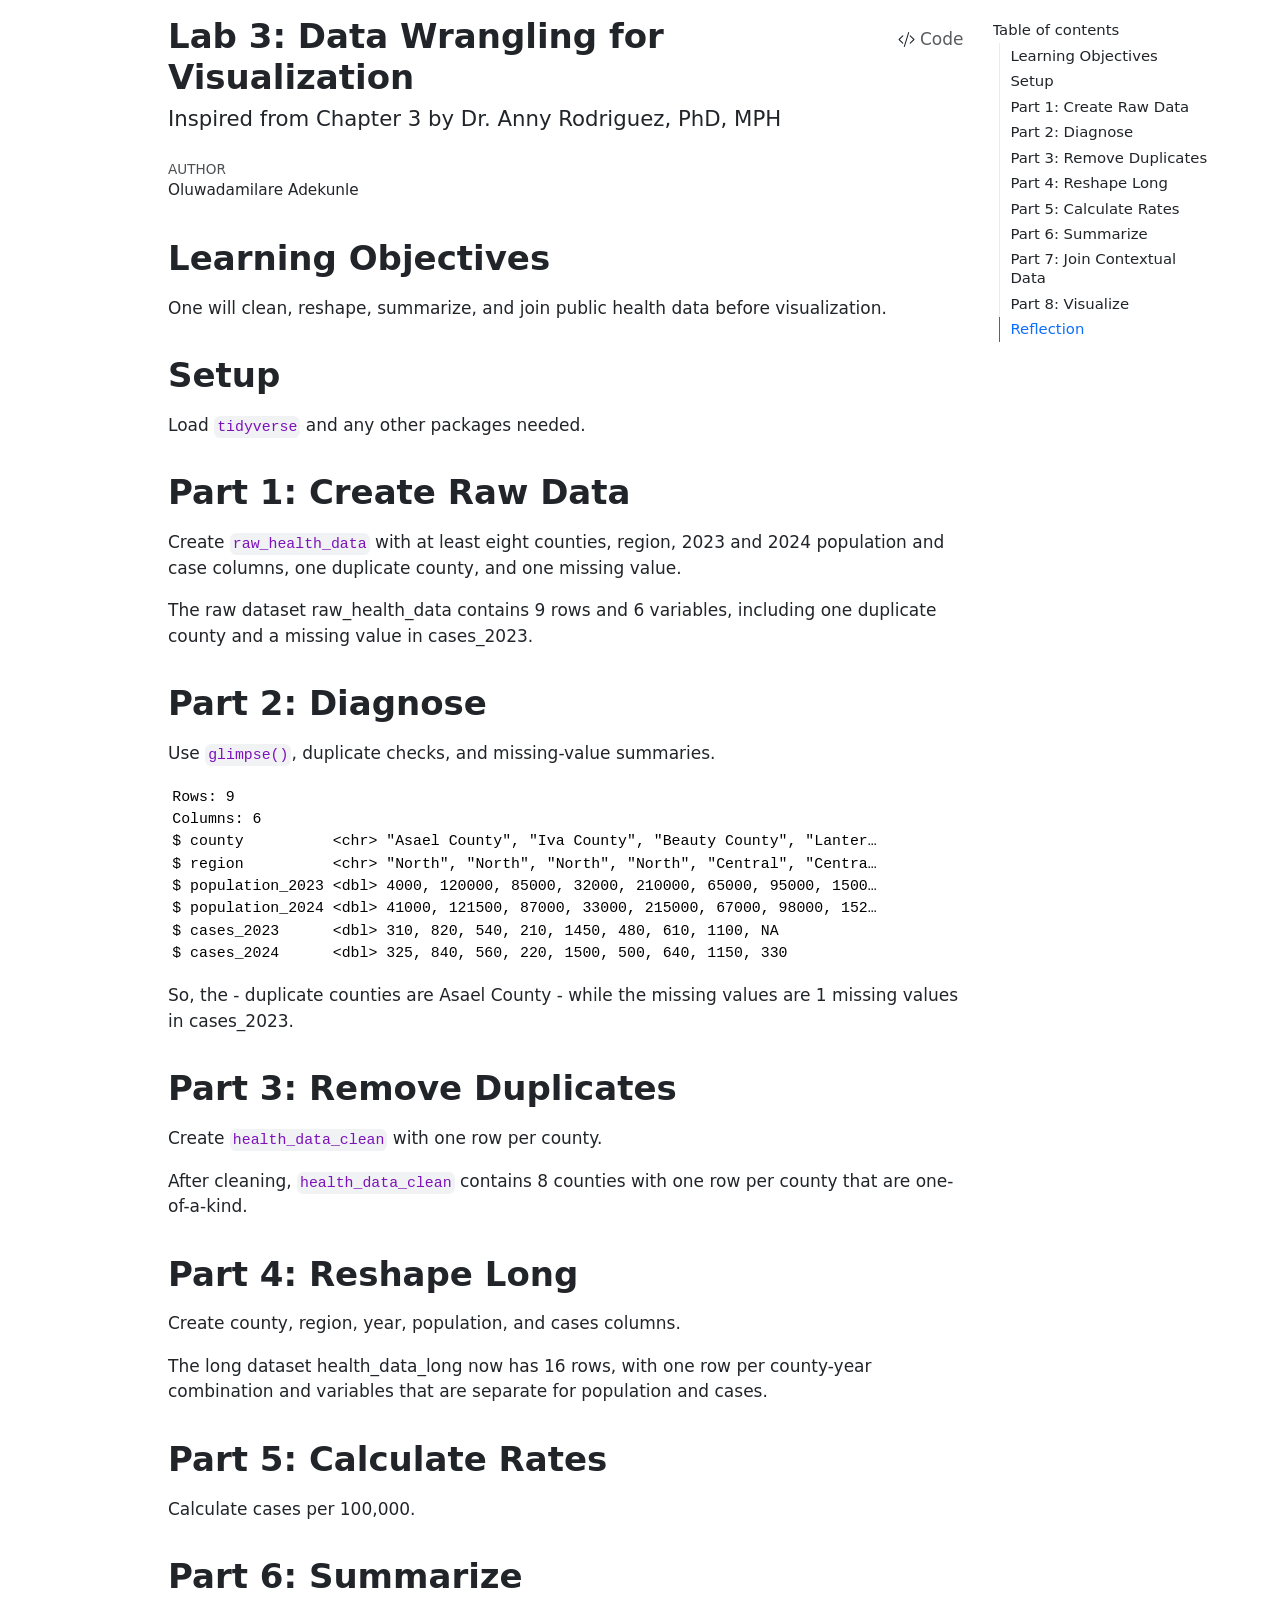
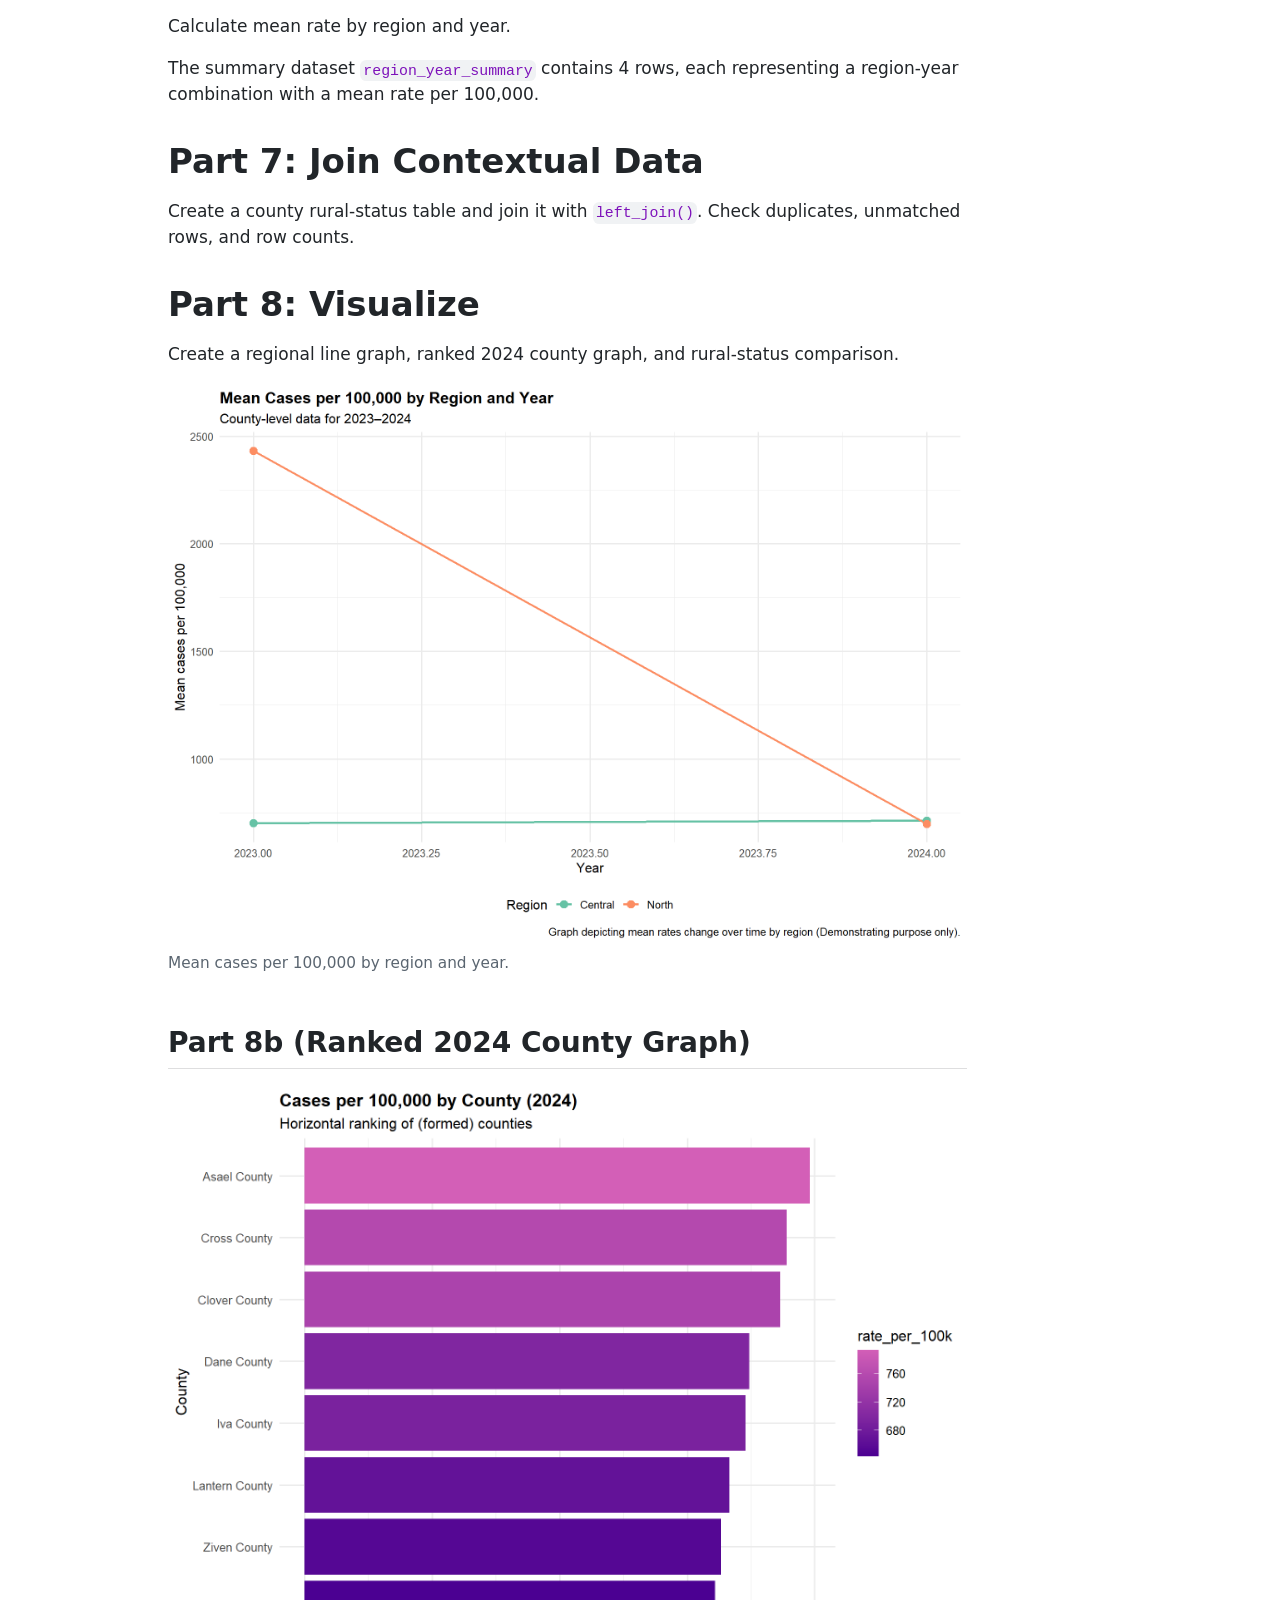
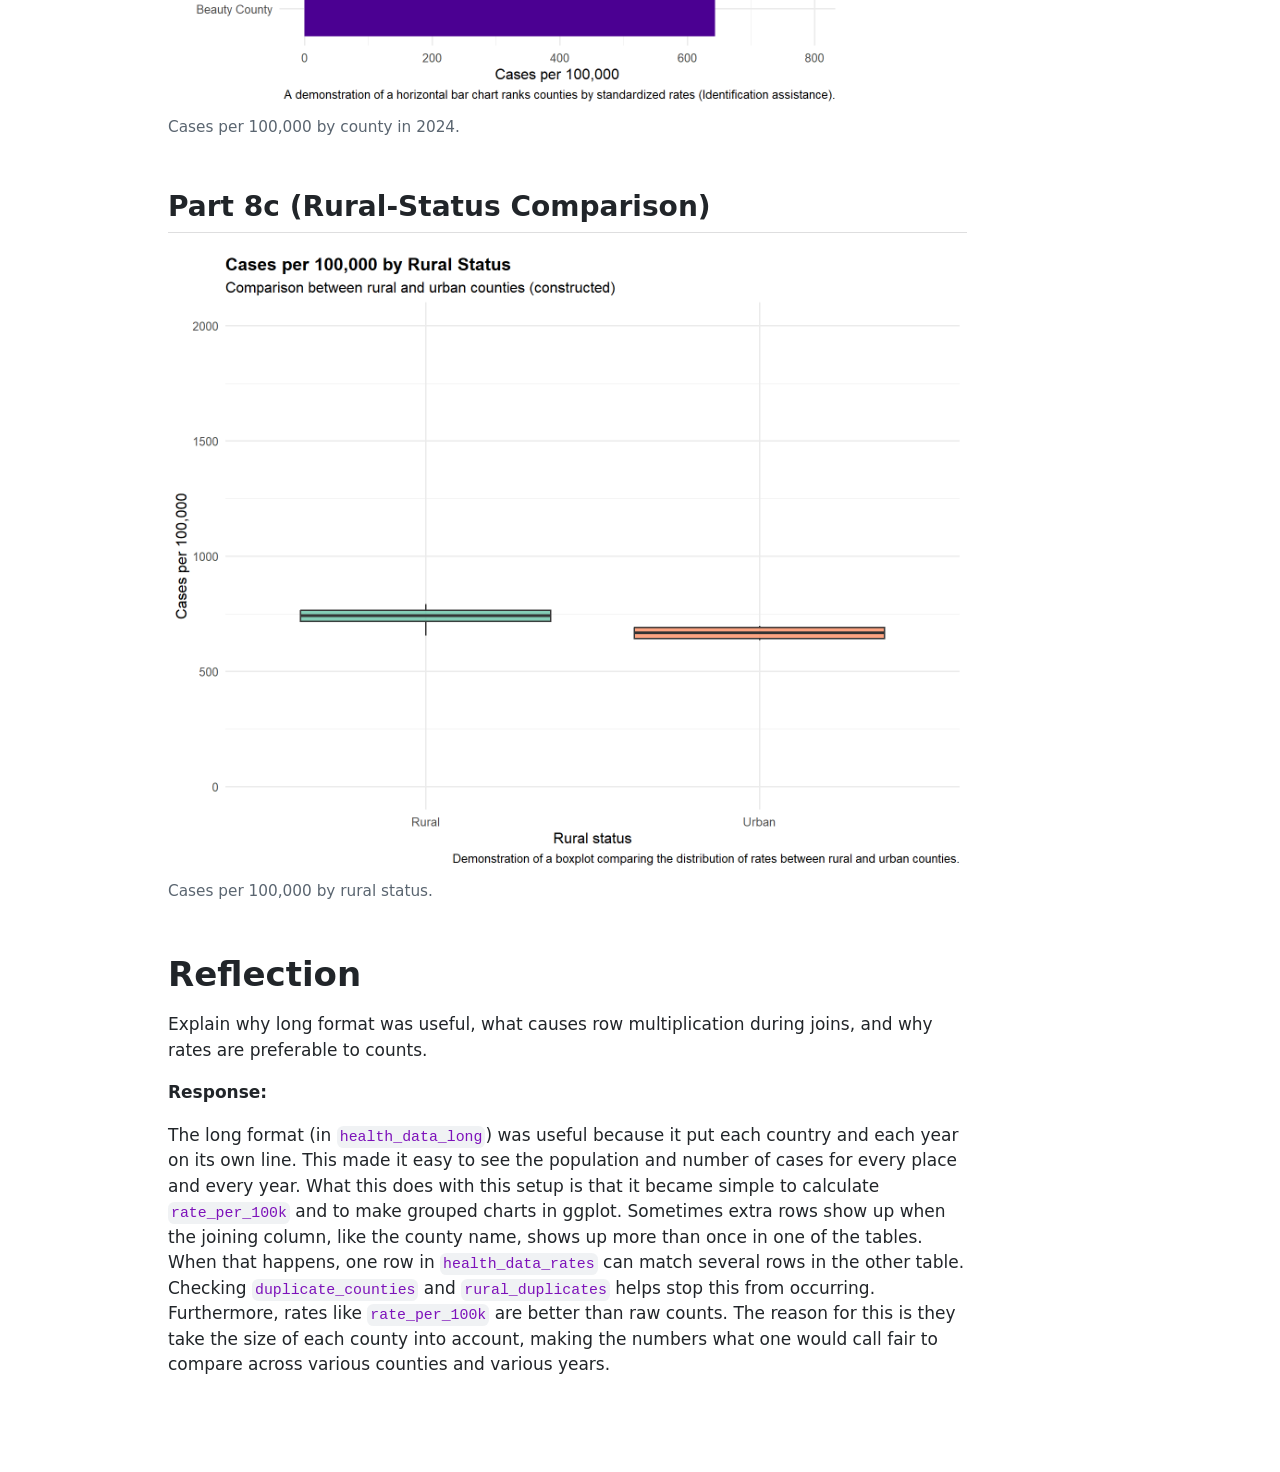
<file: labs/lab_03_data_wranging_for_visualization.html>
<!DOCTYPE html>
<html xmlns="http://www.w3.org/1999/xhtml" lang="en" xml:lang="en"><head>

<meta charset="utf-8">
<meta name="generator" content="quarto-1.9.38">

<meta name="viewport" content="width=device-width, initial-scale=1.0, user-scalable=yes">

<meta name="author" content="Oluwadamilare Adekunle">

<title>Lab 3: Data Wrangling for Visualization</title>
<style>
/* Default styles provided by pandoc.
** See https://pandoc.org/MANUAL.html#variables-for-html for config info.
*/
code{white-space: pre-wrap;}
span.smallcaps{font-variant: small-caps;}
div.columns{display: flex; gap: min(4vw, 1.5em);}
div.column{flex: auto; overflow-x: auto;}
div.hanging-indent{margin-left: 1.5em; text-indent: -1.5em;}
ul.task-list{list-style: none;}
ul.task-list li input[type="checkbox"] {
  width: 0.8em;
  margin: 0 0.8em 0.2em -1em; /* quarto-specific, see https://github.com/quarto-dev/quarto-cli/issues/4556 */ 
  vertical-align: middle;
}
/* CSS for syntax highlighting */
html { -webkit-text-size-adjust: 100%; }
pre > code.sourceCode { white-space: pre; position: relative; }
pre > code.sourceCode > span { display: inline-block; line-height: 1.25; }
pre > code.sourceCode > span:empty { height: 1.2em; }
.sourceCode { overflow: visible; }
code.sourceCode > span { color: inherit; text-decoration: inherit; }
div.sourceCode { margin: 1em 0; }
pre.sourceCode { margin: 0; }
@media screen {
div.sourceCode { overflow: auto; }
}
@media print {
pre > code.sourceCode { white-space: pre-wrap; }
pre > code.sourceCode > span { text-indent: -5em; padding-left: 5em; }
}
pre.numberSource code
  { counter-reset: source-line 0; }
pre.numberSource code > span
  { position: relative; left: -4em; counter-increment: source-line; }
pre.numberSource code > span > a:first-child::before
  { content: counter(source-line);
    position: relative; left: -1em; text-align: right; vertical-align: baseline;
    border: none; display: inline-block;
    -webkit-touch-callout: none; -webkit-user-select: none;
    -khtml-user-select: none; -moz-user-select: none;
    -ms-user-select: none; user-select: none;
    padding: 0 4px; width: 4em;
  }
pre.numberSource { margin-left: 3em;  padding-left: 4px; }
div.sourceCode
  {   }
@media screen {
pre > code.sourceCode > span > a:first-child::before { text-decoration: underline; }
}
</style>


<script src="lab_03_data_wranging_for_visualization_files/libs/clipboard/clipboard.min.js"></script>
<script src="lab_03_data_wranging_for_visualization_files/libs/quarto-html/quarto.js" type="module"></script>
<script src="lab_03_data_wranging_for_visualization_files/libs/quarto-html/tabsets/tabsets.js" type="module"></script>
<script src="lab_03_data_wranging_for_visualization_files/libs/quarto-html/popper.min.js"></script>
<script src="lab_03_data_wranging_for_visualization_files/libs/quarto-html/tippy.umd.min.js"></script>
<script src="lab_03_data_wranging_for_visualization_files/libs/quarto-html/anchor.min.js"></script>
<link href="lab_03_data_wranging_for_visualization_files/libs/quarto-html/tippy.css" rel="stylesheet">
<link href="lab_03_data_wranging_for_visualization_files/libs/quarto-html/quarto-syntax-highlighting-15634bcf2e68342d4ad2dfa704d543f6.css" rel="stylesheet" id="quarto-text-highlighting-styles">
<script src="lab_03_data_wranging_for_visualization_files/libs/bootstrap/bootstrap.min.js"></script>
<link href="lab_03_data_wranging_for_visualization_files/libs/bootstrap/bootstrap-icons.css" rel="stylesheet">
<link href="lab_03_data_wranging_for_visualization_files/libs/bootstrap/bootstrap-1147068d11d29de8512d9ff18a5d93b5.min.css" rel="stylesheet" append-hash="true" id="quarto-bootstrap" data-mode="light">


</head>

<body class="quarto-light">

<div id="quarto-content" class="page-columns page-rows-contents page-layout-article">
<div id="quarto-margin-sidebar" class="sidebar margin-sidebar">
  <nav id="TOC" role="doc-toc" class="toc-active">
    <h2 id="toc-title">Table of contents</h2>
   
  <ul>
  <li><a href="#learning-objectives" id="toc-learning-objectives" class="nav-link active" data-scroll-target="#learning-objectives">Learning Objectives</a></li>
  <li><a href="#setup" id="toc-setup" class="nav-link" data-scroll-target="#setup">Setup</a></li>
  <li><a href="#part-1-create-raw-data" id="toc-part-1-create-raw-data" class="nav-link" data-scroll-target="#part-1-create-raw-data">Part 1: Create Raw Data</a></li>
  <li><a href="#part-2-diagnose" id="toc-part-2-diagnose" class="nav-link" data-scroll-target="#part-2-diagnose">Part 2: Diagnose</a></li>
  <li><a href="#part-3-remove-duplicates" id="toc-part-3-remove-duplicates" class="nav-link" data-scroll-target="#part-3-remove-duplicates">Part 3: Remove Duplicates</a></li>
  <li><a href="#part-4-reshape-long" id="toc-part-4-reshape-long" class="nav-link" data-scroll-target="#part-4-reshape-long">Part 4: Reshape Long</a></li>
  <li><a href="#part-5-calculate-rates" id="toc-part-5-calculate-rates" class="nav-link" data-scroll-target="#part-5-calculate-rates">Part 5: Calculate Rates</a></li>
  <li><a href="#part-6-summarize" id="toc-part-6-summarize" class="nav-link" data-scroll-target="#part-6-summarize">Part 6: Summarize</a></li>
  <li><a href="#part-7-join-contextual-data" id="toc-part-7-join-contextual-data" class="nav-link" data-scroll-target="#part-7-join-contextual-data">Part 7: Join Contextual Data</a></li>
  <li><a href="#part-8-visualize" id="toc-part-8-visualize" class="nav-link" data-scroll-target="#part-8-visualize">Part 8: Visualize</a>
  <ul class="collapse">
  <li><a href="#part-8b-ranked-2024-county-graph" id="toc-part-8b-ranked-2024-county-graph" class="nav-link" data-scroll-target="#part-8b-ranked-2024-county-graph">Part 8b (Ranked 2024 County Graph)</a></li>
  <li><a href="#part-8c-rural-status-comparison" id="toc-part-8c-rural-status-comparison" class="nav-link" data-scroll-target="#part-8c-rural-status-comparison">Part 8c (Rural-Status Comparison)</a></li>
  </ul></li>
  <li><a href="#reflection" id="toc-reflection" class="nav-link" data-scroll-target="#reflection">Reflection</a></li>
  </ul>
</nav>
</div>
<main class="content" id="quarto-document-content">

<header id="title-block-header" class="quarto-title-block default">
<div class="quarto-title">
<div class="quarto-title-block"><div><h1 class="title">Lab 3: Data Wrangling for Visualization</h1><button type="button" class="btn code-tools-button" id="quarto-code-tools-source"><i class="bi"></i> Code</button></div></div>
<p class="subtitle lead">Inspired from Chapter 3 by Dr.&nbsp;Anny Rodriguez, PhD, MPH</p>
</div>



<div class="quarto-title-meta">

    <div>
    <div class="quarto-title-meta-heading">Author</div>
    <div class="quarto-title-meta-contents">
             <p>Oluwadamilare Adekunle </p>
          </div>
  </div>
    
  
    
  </div>
  


</header>


<section id="learning-objectives" class="level1">
<h1>Learning Objectives</h1>
<p>One will clean, reshape, summarize, and join public health data before visualization.</p>
</section>
<section id="setup" class="level1">
<h1>Setup</h1>
<p>Load <code>tidyverse</code> and any other packages needed.</p>
</section>
<section id="part-1-create-raw-data" class="level1">
<h1>Part 1: Create Raw Data</h1>
<p>Create <code>raw_health_data</code> with at least eight counties, region, 2023 and 2024 population and case columns, one duplicate county, and one missing value.</p>
<p>The raw dataset raw_health_data contains 9 rows and 6 variables, including one duplicate county and a missing value in cases_2023.</p>
</section>
<section id="part-2-diagnose" class="level1">
<h1>Part 2: Diagnose</h1>
<p>Use <code>glimpse()</code>, duplicate checks, and missing-value summaries.</p>
<div class="cell">
<div class="cell-output cell-output-stdout">
<pre><code>Rows: 9
Columns: 6
$ county          &lt;chr&gt; "Asael County", "Iva County", "Beauty County", "Lanter…
$ region          &lt;chr&gt; "North", "North", "North", "North", "Central", "Centra…
$ population_2023 &lt;dbl&gt; 4000, 120000, 85000, 32000, 210000, 65000, 95000, 1500…
$ population_2024 &lt;dbl&gt; 41000, 121500, 87000, 33000, 215000, 67000, 98000, 152…
$ cases_2023      &lt;dbl&gt; 310, 820, 540, 210, 1450, 480, 610, 1100, NA
$ cases_2024      &lt;dbl&gt; 325, 840, 560, 220, 1500, 500, 640, 1150, 330</code></pre>
</div>
</div>
<p>So, the - duplicate counties are Asael County - while the missing values are 1 missing values in cases_2023.</p>
</section>
<section id="part-3-remove-duplicates" class="level1">
<h1>Part 3: Remove Duplicates</h1>
<p>Create <code>health_data_clean</code> with one row per county.</p>
<p>After cleaning, <code>health_data_clean</code> contains 8 counties with one row per county that are one-of-a-kind.</p>
</section>
<section id="part-4-reshape-long" class="level1">
<h1>Part 4: Reshape Long</h1>
<p>Create county, region, year, population, and cases columns.</p>
<p>The long dataset health_data_long now has 16 rows, with one row per county-year combination and variables that are separate for population and cases.</p>
</section>
<section id="part-5-calculate-rates" class="level1">
<h1>Part 5: Calculate Rates</h1>
<p>Calculate cases per 100,000.</p>
</section>
<section id="part-6-summarize" class="level1">
<h1>Part 6: Summarize</h1>
<p>Calculate mean rate by region and year.</p>
<p>The summary dataset <code>region_year_summary</code> contains 4 rows, each representing a region-year combination with a mean rate per 100,000.</p>
</section>
<section id="part-7-join-contextual-data" class="level1">
<h1>Part 7: Join Contextual Data</h1>
<p>Create a county rural-status table and join it with <code>left_join()</code>. Check duplicates, unmatched rows, and row counts.</p>
</section>
<section id="part-8-visualize" class="level1">
<h1>Part 8: Visualize</h1>
<p>Create a regional line graph, ranked 2024 county graph, and rural-status comparison.</p>
<div class="cell">
<div class="cell-output-display">
<div class="quarto-figure quarto-figure-center">
<figure class="figure">
<p><img src="lab_03_data_wranging_for_visualization_files/figure-html/regional-line-graph-visualization-1.png" class="img-fluid figure-img" alt="Line graph showing mean cases per 100,000 across regions over time." width="960"></p>
<figcaption>Mean cases per 100,000 by region and year.</figcaption>
</figure>
</div>
</div>
</div>
<section id="part-8b-ranked-2024-county-graph" class="level2">
<h2 class="anchored" data-anchor-id="part-8b-ranked-2024-county-graph">Part 8b (Ranked 2024 County Graph)</h2>
<div class="cell">
<div class="cell-output-display">
<div class="quarto-figure quarto-figure-center">
<figure class="figure">
<p><img src="lab_03_data_wranging_for_visualization_files/figure-html/ranked-2024-counties-1.png" class="img-fluid figure-img" alt="Horizontal bar chart ranking counties by cases per 100,000 in 2024." width="864"></p>
<figcaption>Cases per 100,000 by county in 2024.</figcaption>
</figure>
</div>
</div>
</div>
</section>
<section id="part-8c-rural-status-comparison" class="level2">
<h2 class="anchored" data-anchor-id="part-8c-rural-status-comparison">Part 8c (Rural-Status Comparison)</h2>
<div class="cell">
<div class="cell-output-display">
<div class="quarto-figure quarto-figure-center">
<figure class="figure">
<p><img src="lab_03_data_wranging_for_visualization_files/figure-html/rural-status-comparison-1.png" class="img-fluid figure-img" alt="Boxplot comparing cases per 100,000 between rural and urban counties." width="864"></p>
<figcaption>Cases per 100,000 by rural status.</figcaption>
</figure>
</div>
</div>
</div>
</section>
</section>
<section id="reflection" class="level1">
<h1>Reflection</h1>
<p>Explain why long format was useful, what causes row multiplication during joins, and why rates are preferable to counts.</p>
<p><strong>Response:</strong></p>
<p>The long format (in <code>health_data_long</code>) was useful because it put each country and each year on its own line. This made it easy to see the population and number of cases for every place and every year. What this does with this setup is that it became simple to calculate <code>rate_per_100k</code> and to make grouped charts in ggplot. Sometimes extra rows show up when the joining column, like the county name, shows up more than once in one of the tables. When that happens, one row in <code>health_data_rates</code> can match several rows in the other table. Checking <code>duplicate_counties</code> and <code>rural_duplicates</code> helps stop this from occurring. Furthermore, rates like <code>rate_per_100k</code> are better than raw counts. The reason for this is they take the size of each county into account, making the numbers what one would call fair to compare across various counties and various years.</p>
<!-- -->

</section>

</main>
<!-- /main column -->
<script id="quarto-html-after-body" type="application/javascript">
  window.document.addEventListener("DOMContentLoaded", function (event) {
    const icon = "";
    const anchorJS = new window.AnchorJS();
    anchorJS.options = {
      placement: 'right',
      icon: icon
    };
    anchorJS.add('.anchored');
    const isCodeAnnotation = (el) => {
      for (const clz of el.classList) {
        if (clz.startsWith('code-annotation-')) {                     
          return true;
        }
      }
      return false;
    }
    const onCopySuccess = function(e) {
      // button target
      const button = e.trigger;
      // don't keep focus
      button.blur();
      // flash "checked"
      button.classList.add('code-copy-button-checked');
      var currentTitle = button.getAttribute("title");
      button.setAttribute("title", "Copied!");
      let tooltip;
      if (window.bootstrap) {
        button.setAttribute("data-bs-toggle", "tooltip");
        button.setAttribute("data-bs-placement", "left");
        button.setAttribute("data-bs-title", "Copied!");
        tooltip = new bootstrap.Tooltip(button, 
          { trigger: "manual", 
            customClass: "code-copy-button-tooltip",
            offset: [0, -8]});
        tooltip.show();    
      }
      setTimeout(function() {
        if (tooltip) {
          tooltip.hide();
          button.removeAttribute("data-bs-title");
          button.removeAttribute("data-bs-toggle");
          button.removeAttribute("data-bs-placement");
        }
        button.setAttribute("title", currentTitle);
        button.classList.remove('code-copy-button-checked');
      }, 1000);
      // clear code selection
      e.clearSelection();
    }
    const getTextToCopy = function(trigger) {
      const outerScaffold = trigger.parentElement.cloneNode(true);
      const codeEl = outerScaffold.querySelector('code');
      for (const childEl of codeEl.children) {
        if (isCodeAnnotation(childEl)) {
          childEl.remove();
        }
      }
      return codeEl.innerText;
    }
    const clipboard = new window.ClipboardJS('.code-copy-button:not([data-in-quarto-modal])', {
      text: getTextToCopy
    });
    clipboard.on('success', onCopySuccess);
    if (window.document.getElementById('quarto-embedded-source-code-modal')) {
      const clipboardModal = new window.ClipboardJS('.code-copy-button[data-in-quarto-modal]', {
        text: getTextToCopy,
        container: window.document.getElementById('quarto-embedded-source-code-modal')
      });
      clipboardModal.on('success', onCopySuccess);
    }
    const viewSource = window.document.getElementById('quarto-view-source') ||
                       window.document.getElementById('quarto-code-tools-source');
    if (viewSource) {
      const sourceUrl = viewSource.getAttribute("data-quarto-source-url");
      viewSource.addEventListener("click", function(e) {
        if (sourceUrl) {
          // rstudio viewer pane
          if (/\bcapabilities=\b/.test(window.location)) {
            window.open(sourceUrl);
          } else {
            window.location.href = sourceUrl;
          }
        } else {
          const modal = new bootstrap.Modal(document.getElementById('quarto-embedded-source-code-modal'));
          modal.show();
        }
        return false;
      });
    }
    function toggleCodeHandler(show) {
      return function(e) {
        const detailsSrc = window.document.querySelectorAll(".cell > details > .sourceCode");
        for (let i=0; i<detailsSrc.length; i++) {
          const details = detailsSrc[i].parentElement;
          if (show) {
            details.open = true;
          } else {
            details.removeAttribute("open");
          }
        }
        const cellCodeDivs = window.document.querySelectorAll(".cell > .sourceCode");
        const fromCls = show ? "hidden" : "unhidden";
        const toCls = show ? "unhidden" : "hidden";
        for (let i=0; i<cellCodeDivs.length; i++) {
          const codeDiv = cellCodeDivs[i];
          if (codeDiv.classList.contains(fromCls)) {
            codeDiv.classList.remove(fromCls);
            codeDiv.classList.add(toCls);
          } 
        }
        return false;
      }
    }
    const hideAllCode = window.document.getElementById("quarto-hide-all-code");
    if (hideAllCode) {
      hideAllCode.addEventListener("click", toggleCodeHandler(false));
    }
    const showAllCode = window.document.getElementById("quarto-show-all-code");
    if (showAllCode) {
      showAllCode.addEventListener("click", toggleCodeHandler(true));
    }
      var localhostRegex = new RegExp(/^(?:http|https):\/\/localhost\:?[0-9]*\//);
      var mailtoRegex = new RegExp(/^mailto:/);
        var filterRegex = new RegExp('/' + window.location.host + '/');
      var isInternal = (href) => {
          return filterRegex.test(href) || localhostRegex.test(href) || mailtoRegex.test(href);
      }
      // Inspect non-navigation links and adorn them if external
     var links = window.document.querySelectorAll('a[href]:not(.nav-link):not(.navbar-brand):not(.toc-action):not(.sidebar-link):not(.sidebar-item-toggle):not(.pagination-link):not(.no-external):not([aria-hidden]):not(.dropdown-item):not(.quarto-navigation-tool):not(.about-link)');
      for (var i=0; i<links.length; i++) {
        const link = links[i];
        if (!isInternal(link.href)) {
          // undo the damage that might have been done by quarto-nav.js in the case of
          // links that we want to consider external
          if (link.dataset.originalHref !== undefined) {
            link.href = link.dataset.originalHref;
          }
        }
      }
    function tippyHover(el, contentFn, onTriggerFn, onUntriggerFn) {
      const config = {
        allowHTML: true,
        maxWidth: 500,
        delay: 100,
        arrow: false,
        appendTo: function(el) {
            return el.parentElement;
        },
        interactive: true,
        interactiveBorder: 10,
        theme: 'quarto',
        placement: 'bottom-start',
      };
      if (contentFn) {
        config.content = contentFn;
      }
      if (onTriggerFn) {
        config.onTrigger = onTriggerFn;
      }
      if (onUntriggerFn) {
        config.onUntrigger = onUntriggerFn;
      }
      window.tippy(el, config); 
    }
    const noterefs = window.document.querySelectorAll('a[role="doc-noteref"]');
    for (var i=0; i<noterefs.length; i++) {
      const ref = noterefs[i];
      tippyHover(ref, function() {
        // use id or data attribute instead here
        let href = ref.getAttribute('data-footnote-href') || ref.getAttribute('href');
        try { href = new URL(href).hash; } catch {}
        const id = href.replace(/^#\/?/, "");
        const note = window.document.getElementById(id);
        if (note) {
          return note.innerHTML;
        } else {
          return "";
        }
      });
    }
    const xrefs = window.document.querySelectorAll('a.quarto-xref');
    const processXRef = (id, note) => {
      // Strip column container classes
      const stripColumnClz = (el) => {
        el.classList.remove("page-full", "page-columns");
        if (el.children) {
          for (const child of el.children) {
            stripColumnClz(child);
          }
        }
      }
      stripColumnClz(note)
      if (id === null || id.startsWith('sec-')) {
        // Special case sections, only their first couple elements
        const container = document.createElement("div");
        if (note.children && note.children.length > 2) {
          container.appendChild(note.children[0].cloneNode(true));
          for (let i = 1; i < note.children.length; i++) {
            const child = note.children[i];
            if (child.tagName === "P" && child.innerText === "") {
              continue;
            } else {
              container.appendChild(child.cloneNode(true));
              break;
            }
          }
          if (window.Quarto?.typesetMath) {
            window.Quarto.typesetMath(container);
          }
          return container.innerHTML
        } else {
          if (window.Quarto?.typesetMath) {
            window.Quarto.typesetMath(note);
          }
          return note.innerHTML;
        }
      } else {
        // Remove any anchor links if they are present
        const anchorLink = note.querySelector('a.anchorjs-link');
        if (anchorLink) {
          anchorLink.remove();
        }
        if (window.Quarto?.typesetMath) {
          window.Quarto.typesetMath(note);
        }
        if (note.classList.contains("callout")) {
          return note.outerHTML;
        } else {
          return note.innerHTML;
        }
      }
    }
    for (var i=0; i<xrefs.length; i++) {
      const xref = xrefs[i];
      tippyHover(xref, undefined, function(instance) {
        instance.disable();
        let url = xref.getAttribute('href');
        let hash = undefined; 
        if (url.startsWith('#')) {
          hash = url;
        } else {
          try { hash = new URL(url).hash; } catch {}
        }
        if (hash) {
          const id = hash.replace(/^#\/?/, "");
          const note = window.document.getElementById(id);
          if (note !== null) {
            try {
              const html = processXRef(id, note.cloneNode(true));
              instance.setContent(html);
            } finally {
              instance.enable();
              instance.show();
            }
          } else {
            // See if we can fetch this
            fetch(url.split('#')[0])
            .then(res => res.text())
            .then(html => {
              const parser = new DOMParser();
              const htmlDoc = parser.parseFromString(html, "text/html");
              const note = htmlDoc.getElementById(id);
              if (note !== null) {
                const html = processXRef(id, note);
                instance.setContent(html);
              } 
            }).finally(() => {
              instance.enable();
              instance.show();
            });
          }
        } else {
          // See if we can fetch a full url (with no hash to target)
          // This is a special case and we should probably do some content thinning / targeting
          fetch(url)
          .then(res => res.text())
          .then(html => {
            const parser = new DOMParser();
            const htmlDoc = parser.parseFromString(html, "text/html");
            const note = htmlDoc.querySelector('main.content');
            if (note !== null) {
              // This should only happen for chapter cross references
              // (since there is no id in the URL)
              // remove the first header
              if (note.children.length > 0 && note.children[0].tagName === "HEADER") {
                note.children[0].remove();
              }
              const html = processXRef(null, note);
              instance.setContent(html);
            } 
          }).finally(() => {
            instance.enable();
            instance.show();
          });
        }
      }, function(instance) {
      });
    }
        let selectedAnnoteEl;
        const selectorForAnnotation = ( cell, annotation) => {
          let cellAttr = 'data-code-cell="' + cell + '"';
          let lineAttr = 'data-code-annotation="' +  annotation + '"';
          const selector = 'span[' + cellAttr + '][' + lineAttr + ']';
          return selector;
        }
        const selectCodeLines = (annoteEl) => {
          const doc = window.document;
          const targetCell = annoteEl.getAttribute("data-target-cell");
          const targetAnnotation = annoteEl.getAttribute("data-target-annotation");
          const annoteSpan = window.document.querySelector(selectorForAnnotation(targetCell, targetAnnotation));
          const lines = annoteSpan.getAttribute("data-code-lines").split(",");
          const lineIds = lines.map((line) => {
            return targetCell + "-" + line;
          })
          let top = null;
          let height = null;
          let parent = null;
          if (lineIds.length > 0) {
              //compute the position of the single el (top and bottom and make a div)
              const el = window.document.getElementById(lineIds[0]);
              top = el.offsetTop;
              height = el.offsetHeight;
              parent = el.parentElement.parentElement;
            if (lineIds.length > 1) {
              const lastEl = window.document.getElementById(lineIds[lineIds.length - 1]);
              const bottom = lastEl.offsetTop + lastEl.offsetHeight;
              height = bottom - top;
            }
            if (top !== null && height !== null && parent !== null) {
              // cook up a div (if necessary) and position it 
              let div = window.document.getElementById("code-annotation-line-highlight");
              if (div === null) {
                div = window.document.createElement("div");
                div.setAttribute("id", "code-annotation-line-highlight");
                div.style.position = 'absolute';
                parent.appendChild(div);
              }
              div.style.top = top - 2 + "px";
              div.style.height = height + 4 + "px";
              div.style.left = 0;
              let gutterDiv = window.document.getElementById("code-annotation-line-highlight-gutter");
              if (gutterDiv === null) {
                gutterDiv = window.document.createElement("div");
                gutterDiv.setAttribute("id", "code-annotation-line-highlight-gutter");
                gutterDiv.style.position = 'absolute';
                const codeCell = window.document.getElementById(targetCell);
                const gutter = codeCell.querySelector('.code-annotation-gutter');
                gutter.appendChild(gutterDiv);
              }
              gutterDiv.style.top = top - 2 + "px";
              gutterDiv.style.height = height + 4 + "px";
            }
            selectedAnnoteEl = annoteEl;
          }
        };
        const unselectCodeLines = () => {
          const elementsIds = ["code-annotation-line-highlight", "code-annotation-line-highlight-gutter"];
          elementsIds.forEach((elId) => {
            const div = window.document.getElementById(elId);
            if (div) {
              div.remove();
            }
          });
          selectedAnnoteEl = undefined;
        };
          // Handle positioning of the toggle
      window.addEventListener(
        "resize",
        throttle(() => {
          elRect = undefined;
          if (selectedAnnoteEl) {
            selectCodeLines(selectedAnnoteEl);
          }
        }, 10)
      );
      function throttle(fn, ms) {
      let throttle = false;
      let timer;
        return (...args) => {
          if(!throttle) { // first call gets through
              fn.apply(this, args);
              throttle = true;
          } else { // all the others get throttled
              if(timer) clearTimeout(timer); // cancel #2
              timer = setTimeout(() => {
                fn.apply(this, args);
                timer = throttle = false;
              }, ms);
          }
        };
      }
        // Attach click handler to the DT
        const annoteDls = window.document.querySelectorAll('dt[data-target-cell]');
        for (const annoteDlNode of annoteDls) {
          annoteDlNode.addEventListener('click', (event) => {
            const clickedEl = event.target;
            if (clickedEl !== selectedAnnoteEl) {
              unselectCodeLines();
              const activeEl = window.document.querySelector('dt[data-target-cell].code-annotation-active');
              if (activeEl) {
                activeEl.classList.remove('code-annotation-active');
              }
              selectCodeLines(clickedEl);
              clickedEl.classList.add('code-annotation-active');
            } else {
              // Unselect the line
              unselectCodeLines();
              clickedEl.classList.remove('code-annotation-active');
            }
          });
        }
    const findCites = (el) => {
      const parentEl = el.parentElement;
      if (parentEl) {
        const cites = parentEl.dataset.cites;
        if (cites) {
          return {
            el,
            cites: cites.split(' ')
          };
        } else {
          return findCites(el.parentElement)
        }
      } else {
        return undefined;
      }
    };
    var bibliorefs = window.document.querySelectorAll('a[role="doc-biblioref"]');
    for (var i=0; i<bibliorefs.length; i++) {
      const ref = bibliorefs[i];
      const citeInfo = findCites(ref);
      if (citeInfo) {
        tippyHover(citeInfo.el, function() {
          var popup = window.document.createElement('div');
          citeInfo.cites.forEach(function(cite) {
            var citeDiv = window.document.createElement('div');
            citeDiv.classList.add('hanging-indent');
            citeDiv.classList.add('csl-entry');
            var biblioDiv = window.document.getElementById('ref-' + cite);
            if (biblioDiv) {
              citeDiv.innerHTML = biblioDiv.innerHTML;
            }
            popup.appendChild(citeDiv);
          });
          return popup.innerHTML;
        });
      }
    }
  });
  </script><div class="modal fade" id="quarto-embedded-source-code-modal" tabindex="-1" aria-labelledby="quarto-embedded-source-code-modal-label" aria-hidden="true"><div class="modal-dialog modal-dialog-scrollable"><div class="modal-content"><div class="modal-header"><h5 class="modal-title" id="quarto-embedded-source-code-modal-label">Source Code</h5><button class="btn-close" data-bs-dismiss="modal"></button></div><div class="modal-body"><div class="">
<div class="code-copy-outer-scaffold"><div class="sourceCode" id="cb2" data-shortcodes="false"><pre class="sourceCode markdown code-with-copy"><code class="sourceCode markdown"><span id="cb2-1"><a href="#cb2-1" aria-hidden="true" tabindex="-1"></a><span class="co">---</span></span>
<span id="cb2-2"><a href="#cb2-2" aria-hidden="true" tabindex="-1"></a><span class="an">title:</span><span class="co"> "Lab 3: Data Wrangling for Visualization"</span></span>
<span id="cb2-3"><a href="#cb2-3" aria-hidden="true" tabindex="-1"></a><span class="an">subtitle:</span><span class="co"> "Inspired from Chapter 3 by Dr. Anny Rodriguez, PhD, MPH"</span></span>
<span id="cb2-4"><a href="#cb2-4" aria-hidden="true" tabindex="-1"></a><span class="an">author:</span><span class="co"> "Oluwadamilare Adekunle"</span></span>
<span id="cb2-5"><a href="#cb2-5" aria-hidden="true" tabindex="-1"></a><span class="an">format:</span></span>
<span id="cb2-6"><a href="#cb2-6" aria-hidden="true" tabindex="-1"></a><span class="co">  html:</span></span>
<span id="cb2-7"><a href="#cb2-7" aria-hidden="true" tabindex="-1"></a><span class="co">    toc: true</span></span>
<span id="cb2-8"><a href="#cb2-8" aria-hidden="true" tabindex="-1"></a><span class="co">    toc-depth: 3</span></span>
<span id="cb2-9"><a href="#cb2-9" aria-hidden="true" tabindex="-1"></a><span class="co">    code-copy: true</span></span>
<span id="cb2-10"><a href="#cb2-10" aria-hidden="true" tabindex="-1"></a><span class="co">    code-tools: true</span></span>
<span id="cb2-11"><a href="#cb2-11" aria-hidden="true" tabindex="-1"></a><span class="an">execute:</span></span>
<span id="cb2-12"><a href="#cb2-12" aria-hidden="true" tabindex="-1"></a><span class="co">  echo: false   # helps hide all code by default from the final product globally</span></span>
<span id="cb2-13"><a href="#cb2-13" aria-hidden="true" tabindex="-1"></a><span class="co">  eval: true  # helps run code</span></span>
<span id="cb2-14"><a href="#cb2-14" aria-hidden="true" tabindex="-1"></a><span class="co">  warning: false</span></span>
<span id="cb2-15"><a href="#cb2-15" aria-hidden="true" tabindex="-1"></a><span class="co">  message: false</span></span>
<span id="cb2-16"><a href="#cb2-16" aria-hidden="true" tabindex="-1"></a><span class="an">editor:</span><span class="co"> visual</span></span>
<span id="cb2-17"><a href="#cb2-17" aria-hidden="true" tabindex="-1"></a><span class="co">---</span></span>
<span id="cb2-18"><a href="#cb2-18" aria-hidden="true" tabindex="-1"></a></span>
<span id="cb2-19"><a href="#cb2-19" aria-hidden="true" tabindex="-1"></a><span class="fu"># Learning Objectives</span></span>
<span id="cb2-20"><a href="#cb2-20" aria-hidden="true" tabindex="-1"></a></span>
<span id="cb2-21"><a href="#cb2-21" aria-hidden="true" tabindex="-1"></a>One will clean, reshape, summarize, and join public health data before visualization.</span>
<span id="cb2-22"><a href="#cb2-22" aria-hidden="true" tabindex="-1"></a></span>
<span id="cb2-23"><a href="#cb2-23" aria-hidden="true" tabindex="-1"></a><span class="fu"># Setup</span></span>
<span id="cb2-24"><a href="#cb2-24" aria-hidden="true" tabindex="-1"></a></span>
<span id="cb2-25"><a href="#cb2-25" aria-hidden="true" tabindex="-1"></a>Load <span class="in">`tidyverse`</span> and any other packages needed.</span>
<span id="cb2-26"><a href="#cb2-26" aria-hidden="true" tabindex="-1"></a></span>
<span id="cb2-29"><a href="#cb2-29" aria-hidden="true" tabindex="-1"></a><span class="in">```{r}</span></span>
<span id="cb2-30"><a href="#cb2-30" aria-hidden="true" tabindex="-1"></a><span class="co">#| label: load-packages</span></span>
<span id="cb2-31"><a href="#cb2-31" aria-hidden="true" tabindex="-1"></a></span>
<span id="cb2-32"><a href="#cb2-32" aria-hidden="true" tabindex="-1"></a><span class="fu">library</span>(ggplot2)</span>
<span id="cb2-33"><a href="#cb2-33" aria-hidden="true" tabindex="-1"></a><span class="fu">library</span>(tidyverse)</span>
<span id="cb2-34"><a href="#cb2-34" aria-hidden="true" tabindex="-1"></a><span class="fu">library</span>(here)</span>
<span id="cb2-35"><a href="#cb2-35" aria-hidden="true" tabindex="-1"></a></span>
<span id="cb2-36"><a href="#cb2-36" aria-hidden="true" tabindex="-1"></a><span class="in">```</span></span>
<span id="cb2-37"><a href="#cb2-37" aria-hidden="true" tabindex="-1"></a></span>
<span id="cb2-38"><a href="#cb2-38" aria-hidden="true" tabindex="-1"></a><span class="fu"># Part 1: Create Raw Data</span></span>
<span id="cb2-39"><a href="#cb2-39" aria-hidden="true" tabindex="-1"></a></span>
<span id="cb2-40"><a href="#cb2-40" aria-hidden="true" tabindex="-1"></a>Create <span class="in">`raw_health_data`</span> with at least eight counties, region, 2023 and 2024 population and case columns, one duplicate county, and one missing value.</span>
<span id="cb2-41"><a href="#cb2-41" aria-hidden="true" tabindex="-1"></a></span>
<span id="cb2-44"><a href="#cb2-44" aria-hidden="true" tabindex="-1"></a><span class="in">```{r}</span></span>
<span id="cb2-45"><a href="#cb2-45" aria-hidden="true" tabindex="-1"></a><span class="co">#| label: raw-data</span></span>
<span id="cb2-46"><a href="#cb2-46" aria-hidden="true" tabindex="-1"></a></span>
<span id="cb2-47"><a href="#cb2-47" aria-hidden="true" tabindex="-1"></a><span class="co"># Creating a raw ph dataset</span></span>
<span id="cb2-48"><a href="#cb2-48" aria-hidden="true" tabindex="-1"></a><span class="co"># It would be one with a wide format (separating columns for 2023 and 2024)</span></span>
<span id="cb2-49"><a href="#cb2-49" aria-hidden="true" tabindex="-1"></a><span class="co"># There would be one duplicate county</span></span>
<span id="cb2-50"><a href="#cb2-50" aria-hidden="true" tabindex="-1"></a><span class="co"># There would be one missing value in cases</span></span>
<span id="cb2-51"><a href="#cb2-51" aria-hidden="true" tabindex="-1"></a></span>
<span id="cb2-52"><a href="#cb2-52" aria-hidden="true" tabindex="-1"></a>raw_health_data <span class="ot">&lt;-</span> <span class="fu">tibble</span>(</span>
<span id="cb2-53"><a href="#cb2-53" aria-hidden="true" tabindex="-1"></a>  <span class="at">county =</span> <span class="fu">c</span>(</span>
<span id="cb2-54"><a href="#cb2-54" aria-hidden="true" tabindex="-1"></a>    <span class="st">"Asael County"</span>, <span class="st">"Iva County"</span>, <span class="st">"Beauty County"</span>, <span class="st">"Lantern County"</span>,</span>
<span id="cb2-55"><a href="#cb2-55" aria-hidden="true" tabindex="-1"></a>    <span class="st">"Dane County"</span>, <span class="st">"Clover County"</span>, <span class="st">"Ziven County"</span>, <span class="st">"Cross County"</span>,</span>
<span id="cb2-56"><a href="#cb2-56" aria-hidden="true" tabindex="-1"></a>    <span class="st">"Asael County"</span> <span class="co">#  The duplicate county</span></span>
<span id="cb2-57"><a href="#cb2-57" aria-hidden="true" tabindex="-1"></a>  ),</span>
<span id="cb2-58"><a href="#cb2-58" aria-hidden="true" tabindex="-1"></a>  <span class="at">region =</span> <span class="fu">c</span>(</span>
<span id="cb2-59"><a href="#cb2-59" aria-hidden="true" tabindex="-1"></a>    <span class="st">"North"</span>, <span class="st">"North"</span>, <span class="st">"North"</span>, <span class="st">"North"</span>,</span>
<span id="cb2-60"><a href="#cb2-60" aria-hidden="true" tabindex="-1"></a>    <span class="st">"Central"</span>, <span class="st">"Central"</span>, <span class="st">"Central"</span>, <span class="st">"Central"</span>,</span>
<span id="cb2-61"><a href="#cb2-61" aria-hidden="true" tabindex="-1"></a>    <span class="st">"North"</span>  <span class="co"># Same region (Asael County)</span></span>
<span id="cb2-62"><a href="#cb2-62" aria-hidden="true" tabindex="-1"></a>  ),</span>
<span id="cb2-63"><a href="#cb2-63" aria-hidden="true" tabindex="-1"></a>  <span class="at">population_2023 =</span> <span class="fu">c</span>(</span>
<span id="cb2-64"><a href="#cb2-64" aria-hidden="true" tabindex="-1"></a>    <span class="dv">4000</span>, <span class="dv">120000</span>, <span class="dv">85000</span>, <span class="dv">32000</span>,</span>
<span id="cb2-65"><a href="#cb2-65" aria-hidden="true" tabindex="-1"></a>    <span class="dv">210000</span>, <span class="dv">65000</span>, <span class="dv">95000</span>, <span class="dv">150000</span>, </span>
<span id="cb2-66"><a href="#cb2-66" aria-hidden="true" tabindex="-1"></a>    <span class="dv">40000</span>  <span class="co"># duplicated population (for Asael County)</span></span>
<span id="cb2-67"><a href="#cb2-67" aria-hidden="true" tabindex="-1"></a>  ),</span>
<span id="cb2-68"><a href="#cb2-68" aria-hidden="true" tabindex="-1"></a>    <span class="at">population_2024 =</span> <span class="fu">c</span>(</span>
<span id="cb2-69"><a href="#cb2-69" aria-hidden="true" tabindex="-1"></a>    <span class="dv">41000</span>, <span class="dv">121500</span>, <span class="dv">87000</span>, <span class="dv">33000</span>,</span>
<span id="cb2-70"><a href="#cb2-70" aria-hidden="true" tabindex="-1"></a>    <span class="dv">215000</span>, <span class="dv">67000</span>, <span class="dv">98000</span>, <span class="dv">152000</span>,</span>
<span id="cb2-71"><a href="#cb2-71" aria-hidden="true" tabindex="-1"></a>    <span class="dv">41000</span> </span>
<span id="cb2-72"><a href="#cb2-72" aria-hidden="true" tabindex="-1"></a>),</span>
<span id="cb2-73"><a href="#cb2-73" aria-hidden="true" tabindex="-1"></a><span class="at">cases_2023 =</span> <span class="fu">c</span>(</span>
<span id="cb2-74"><a href="#cb2-74" aria-hidden="true" tabindex="-1"></a>      <span class="dv">310</span>, <span class="dv">820</span>, <span class="dv">540</span>, <span class="dv">210</span>,</span>
<span id="cb2-75"><a href="#cb2-75" aria-hidden="true" tabindex="-1"></a>    <span class="dv">1450</span>, <span class="dv">480</span>, <span class="dv">610</span>, <span class="dv">1100</span>,</span>
<span id="cb2-76"><a href="#cb2-76" aria-hidden="true" tabindex="-1"></a>    <span class="cn">NA</span>     <span class="co"># Missing value for duplicate Asael County</span></span>
<span id="cb2-77"><a href="#cb2-77" aria-hidden="true" tabindex="-1"></a></span>
<span id="cb2-78"><a href="#cb2-78" aria-hidden="true" tabindex="-1"></a>),</span>
<span id="cb2-79"><a href="#cb2-79" aria-hidden="true" tabindex="-1"></a><span class="at">cases_2024 =</span> <span class="fu">c</span>(</span>
<span id="cb2-80"><a href="#cb2-80" aria-hidden="true" tabindex="-1"></a>      <span class="dv">325</span>, <span class="dv">840</span>, <span class="dv">560</span>, <span class="dv">220</span>,</span>
<span id="cb2-81"><a href="#cb2-81" aria-hidden="true" tabindex="-1"></a>    <span class="dv">1500</span>, <span class="dv">500</span>, <span class="dv">640</span>, <span class="dv">1150</span>,</span>
<span id="cb2-82"><a href="#cb2-82" aria-hidden="true" tabindex="-1"></a>    <span class="dv">330</span></span>
<span id="cb2-83"><a href="#cb2-83" aria-hidden="true" tabindex="-1"></a>)</span>
<span id="cb2-84"><a href="#cb2-84" aria-hidden="true" tabindex="-1"></a>)</span>
<span id="cb2-85"><a href="#cb2-85" aria-hidden="true" tabindex="-1"></a></span>
<span id="cb2-86"><a href="#cb2-86" aria-hidden="true" tabindex="-1"></a><span class="co"># In real-life, there are issues such as missing values and duplicates which have to be cleaned before they are visualized</span></span>
<span id="cb2-87"><a href="#cb2-87" aria-hidden="true" tabindex="-1"></a><span class="in">```</span></span>
<span id="cb2-88"><a href="#cb2-88" aria-hidden="true" tabindex="-1"></a></span>
<span id="cb2-89"><a href="#cb2-89" aria-hidden="true" tabindex="-1"></a>The raw dataset raw_health_data contains <span class="in">`r nrow(raw_health_data)`</span> rows and <span class="in">`r ncol(raw_health_data)`</span> variables, including one duplicate county and a missing value in cases_2023. </span>
<span id="cb2-90"><a href="#cb2-90" aria-hidden="true" tabindex="-1"></a></span>
<span id="cb2-91"><a href="#cb2-91" aria-hidden="true" tabindex="-1"></a><span class="fu"># Part 2: Diagnose</span></span>
<span id="cb2-92"><a href="#cb2-92" aria-hidden="true" tabindex="-1"></a></span>
<span id="cb2-93"><a href="#cb2-93" aria-hidden="true" tabindex="-1"></a>Use <span class="in">`glimpse()`</span>, duplicate checks, and missing-value summaries.</span>
<span id="cb2-94"><a href="#cb2-94" aria-hidden="true" tabindex="-1"></a></span>
<span id="cb2-97"><a href="#cb2-97" aria-hidden="true" tabindex="-1"></a><span class="in">```{r}</span></span>
<span id="cb2-98"><a href="#cb2-98" aria-hidden="true" tabindex="-1"></a><span class="co">#| label: diagnose-data</span></span>
<span id="cb2-99"><a href="#cb2-99" aria-hidden="true" tabindex="-1"></a></span>
<span id="cb2-100"><a href="#cb2-100" aria-hidden="true" tabindex="-1"></a><span class="co"># Inspecting types and structure</span></span>
<span id="cb2-101"><a href="#cb2-101" aria-hidden="true" tabindex="-1"></a>raw_health_data_glimpse <span class="ot">&lt;-</span> raw_health_data <span class="sc">%&gt;%</span></span>
<span id="cb2-102"><a href="#cb2-102" aria-hidden="true" tabindex="-1"></a>  <span class="fu">glimpse</span>()</span>
<span id="cb2-103"><a href="#cb2-103" aria-hidden="true" tabindex="-1"></a></span>
<span id="cb2-104"><a href="#cb2-104" aria-hidden="true" tabindex="-1"></a><span class="co"># Checking for duplicate counties</span></span>
<span id="cb2-105"><a href="#cb2-105" aria-hidden="true" tabindex="-1"></a>duplicate_counties <span class="ot">&lt;-</span> raw_health_data <span class="sc">%&gt;%</span></span>
<span id="cb2-106"><a href="#cb2-106" aria-hidden="true" tabindex="-1"></a>  <span class="fu">count</span>(county) <span class="sc">%&gt;%</span></span>
<span id="cb2-107"><a href="#cb2-107" aria-hidden="true" tabindex="-1"></a>  <span class="fu">filter</span>(n <span class="sc">&gt;</span> <span class="dv">1</span>)</span>
<span id="cb2-108"><a href="#cb2-108" aria-hidden="true" tabindex="-1"></a></span>
<span id="cb2-109"><a href="#cb2-109" aria-hidden="true" tabindex="-1"></a><span class="co"># Summarize missing values by variable</span></span>
<span id="cb2-110"><a href="#cb2-110" aria-hidden="true" tabindex="-1"></a>missing_summary <span class="ot">&lt;-</span> raw_health_data <span class="sc">%&gt;%</span></span>
<span id="cb2-111"><a href="#cb2-111" aria-hidden="true" tabindex="-1"></a>  <span class="fu">summarize</span>(</span>
<span id="cb2-112"><a href="#cb2-112" aria-hidden="true" tabindex="-1"></a>    <span class="at">missing_population_2023 =</span> <span class="fu">sum</span>(<span class="fu">is.na</span>(population_2023)),</span>
<span id="cb2-113"><a href="#cb2-113" aria-hidden="true" tabindex="-1"></a>    <span class="at">missing_population_2024 =</span> <span class="fu">sum</span>(<span class="fu">is.na</span>(population_2024)),</span>
<span id="cb2-114"><a href="#cb2-114" aria-hidden="true" tabindex="-1"></a>    <span class="at">missing_cases_2023      =</span> <span class="fu">sum</span>(<span class="fu">is.na</span>(cases_2023)),</span>
<span id="cb2-115"><a href="#cb2-115" aria-hidden="true" tabindex="-1"></a>    <span class="at">missing_cases_2024      =</span> <span class="fu">sum</span>(<span class="fu">is.na</span>(cases_2024))</span>
<span id="cb2-116"><a href="#cb2-116" aria-hidden="true" tabindex="-1"></a>  )</span>
<span id="cb2-117"><a href="#cb2-117" aria-hidden="true" tabindex="-1"></a></span>
<span id="cb2-118"><a href="#cb2-118" aria-hidden="true" tabindex="-1"></a><span class="co"># `glimpse()` helps confirm data types and structure</span></span>
<span id="cb2-119"><a href="#cb2-119" aria-hidden="true" tabindex="-1"></a><span class="co"># `count(county)` identifies duplicate counties that could cause row multiplication during joins. </span></span>
<span id="cb2-120"><a href="#cb2-120" aria-hidden="true" tabindex="-1"></a><span class="co"># `summarize()` with `is.na()` helps with quantifying missing values that may affect rate calculations. </span></span>
<span id="cb2-121"><a href="#cb2-121" aria-hidden="true" tabindex="-1"></a><span class="in">```</span></span>
<span id="cb2-122"><a href="#cb2-122" aria-hidden="true" tabindex="-1"></a></span>
<span id="cb2-123"><a href="#cb2-123" aria-hidden="true" tabindex="-1"></a>So, the </span>
<span id="cb2-124"><a href="#cb2-124" aria-hidden="true" tabindex="-1"></a><span class="ss">  - </span>duplicate counties are <span class="in">`r duplicate_counties %&gt;% pull(county) %&gt;% paste(collapse = ", ")`</span></span>
<span id="cb2-125"><a href="#cb2-125" aria-hidden="true" tabindex="-1"></a><span class="ss">  - </span>while the missing values are <span class="in">`r missing_summary$missing_cases_2023`</span> missing values in cases_2023.</span>
<span id="cb2-126"><a href="#cb2-126" aria-hidden="true" tabindex="-1"></a></span>
<span id="cb2-127"><a href="#cb2-127" aria-hidden="true" tabindex="-1"></a><span class="fu"># Part 3: Remove Duplicates</span></span>
<span id="cb2-128"><a href="#cb2-128" aria-hidden="true" tabindex="-1"></a></span>
<span id="cb2-129"><a href="#cb2-129" aria-hidden="true" tabindex="-1"></a>Create <span class="in">`health_data_clean`</span> with one row per county.</span>
<span id="cb2-130"><a href="#cb2-130" aria-hidden="true" tabindex="-1"></a></span>
<span id="cb2-133"><a href="#cb2-133" aria-hidden="true" tabindex="-1"></a><span class="in">```{r}</span></span>
<span id="cb2-134"><a href="#cb2-134" aria-hidden="true" tabindex="-1"></a><span class="co">#| label: remove-duplicates</span></span>
<span id="cb2-135"><a href="#cb2-135" aria-hidden="true" tabindex="-1"></a></span>
<span id="cb2-136"><a href="#cb2-136" aria-hidden="true" tabindex="-1"></a>health_data_clean <span class="ot">&lt;-</span> raw_health_data <span class="sc">%&gt;%</span></span>
<span id="cb2-137"><a href="#cb2-137" aria-hidden="true" tabindex="-1"></a>  <span class="fu">group_by</span>(county) <span class="sc">%&gt;%</span></span>
<span id="cb2-138"><a href="#cb2-138" aria-hidden="true" tabindex="-1"></a>  <span class="fu">slice</span>(<span class="dv">1</span>) <span class="sc">%&gt;%</span></span>
<span id="cb2-139"><a href="#cb2-139" aria-hidden="true" tabindex="-1"></a>  <span class="fu">ungroup</span>()</span>
<span id="cb2-140"><a href="#cb2-140" aria-hidden="true" tabindex="-1"></a></span>
<span id="cb2-141"><a href="#cb2-141" aria-hidden="true" tabindex="-1"></a><span class="co"># What `group_by(county)` and `slice(1)` county does is that it makes sure one row per county. </span></span>
<span id="cb2-142"><a href="#cb2-142" aria-hidden="true" tabindex="-1"></a><span class="co"># This prevents row multiplication that are unintended when joining or summarizing later.</span></span>
<span id="cb2-143"><a href="#cb2-143" aria-hidden="true" tabindex="-1"></a><span class="in">```</span></span>
<span id="cb2-144"><a href="#cb2-144" aria-hidden="true" tabindex="-1"></a></span>
<span id="cb2-145"><a href="#cb2-145" aria-hidden="true" tabindex="-1"></a>After cleaning, <span class="in">`health_data_clean`</span> contains <span class="in">`r nrow(health_data_clean)`</span> counties with one row per county that are one-of-a-kind. </span>
<span id="cb2-146"><a href="#cb2-146" aria-hidden="true" tabindex="-1"></a></span>
<span id="cb2-147"><a href="#cb2-147" aria-hidden="true" tabindex="-1"></a><span class="fu"># Part 4: Reshape Long</span></span>
<span id="cb2-148"><a href="#cb2-148" aria-hidden="true" tabindex="-1"></a></span>
<span id="cb2-149"><a href="#cb2-149" aria-hidden="true" tabindex="-1"></a>Create county, region, year, population, and cases columns.</span>
<span id="cb2-150"><a href="#cb2-150" aria-hidden="true" tabindex="-1"></a></span>
<span id="cb2-153"><a href="#cb2-153" aria-hidden="true" tabindex="-1"></a><span class="in">```{r}</span></span>
<span id="cb2-154"><a href="#cb2-154" aria-hidden="true" tabindex="-1"></a><span class="co">#| label: reshape-long</span></span>
<span id="cb2-155"><a href="#cb2-155" aria-hidden="true" tabindex="-1"></a></span>
<span id="cb2-156"><a href="#cb2-156" aria-hidden="true" tabindex="-1"></a><span class="co"># Reshaping from wide to long format so that year becomes a variable and population or cases are stored in separate columns. </span></span>
<span id="cb2-157"><a href="#cb2-157" aria-hidden="true" tabindex="-1"></a></span>
<span id="cb2-158"><a href="#cb2-158" aria-hidden="true" tabindex="-1"></a>health_data_long <span class="ot">&lt;-</span> health_data_clean <span class="sc">%&gt;%</span></span>
<span id="cb2-159"><a href="#cb2-159" aria-hidden="true" tabindex="-1"></a>  <span class="fu">pivot_longer</span>(</span>
<span id="cb2-160"><a href="#cb2-160" aria-hidden="true" tabindex="-1"></a>    <span class="at">cols =</span> <span class="fu">c</span>(population_2023, population_2024, cases_2023, cases_2024),</span>
<span id="cb2-161"><a href="#cb2-161" aria-hidden="true" tabindex="-1"></a>    <span class="at">names_to =</span> <span class="st">"measure_year"</span>,</span>
<span id="cb2-162"><a href="#cb2-162" aria-hidden="true" tabindex="-1"></a>    <span class="at">values_to =</span> <span class="st">"value"</span></span>
<span id="cb2-163"><a href="#cb2-163" aria-hidden="true" tabindex="-1"></a>  ) <span class="sc">%&gt;%</span></span>
<span id="cb2-164"><a href="#cb2-164" aria-hidden="true" tabindex="-1"></a>  <span class="fu">separate</span>(</span>
<span id="cb2-165"><a href="#cb2-165" aria-hidden="true" tabindex="-1"></a>    <span class="at">col =</span> measure_year,</span>
<span id="cb2-166"><a href="#cb2-166" aria-hidden="true" tabindex="-1"></a>    <span class="at">into =</span> <span class="fu">c</span>(<span class="st">"measure"</span>, <span class="st">"year"</span>),</span>
<span id="cb2-167"><a href="#cb2-167" aria-hidden="true" tabindex="-1"></a>    <span class="at">sep =</span> <span class="st">"_"</span></span>
<span id="cb2-168"><a href="#cb2-168" aria-hidden="true" tabindex="-1"></a>  ) <span class="sc">%&gt;%</span></span>
<span id="cb2-169"><a href="#cb2-169" aria-hidden="true" tabindex="-1"></a>  <span class="fu">pivot_wider</span>(</span>
<span id="cb2-170"><a href="#cb2-170" aria-hidden="true" tabindex="-1"></a>    <span class="at">names_from =</span> measure,</span>
<span id="cb2-171"><a href="#cb2-171" aria-hidden="true" tabindex="-1"></a>    <span class="at">values_from =</span> value</span>
<span id="cb2-172"><a href="#cb2-172" aria-hidden="true" tabindex="-1"></a>  ) <span class="sc">%&gt;%</span></span>
<span id="cb2-173"><a href="#cb2-173" aria-hidden="true" tabindex="-1"></a>  <span class="fu">mutate</span>(</span>
<span id="cb2-174"><a href="#cb2-174" aria-hidden="true" tabindex="-1"></a>    <span class="at">year =</span> <span class="fu">as.integer</span>(year)</span>
<span id="cb2-175"><a href="#cb2-175" aria-hidden="true" tabindex="-1"></a>  )</span>
<span id="cb2-176"><a href="#cb2-176" aria-hidden="true" tabindex="-1"></a></span>
<span id="cb2-177"><a href="#cb2-177" aria-hidden="true" tabindex="-1"></a><span class="co"># `pivot_longer()` converts wide columns into rows.</span></span>
<span id="cb2-178"><a href="#cb2-178" aria-hidden="true" tabindex="-1"></a><span class="co"># `separate()` splits `measure_year` into `measure`(population or cases) and `year`.</span></span>
<span id="cb2-179"><a href="#cb2-179" aria-hidden="true" tabindex="-1"></a><span class="co"># `pivot_wider()` then creates `population` and `cases` columns, yielding one row per county-year.</span></span>
<span id="cb2-180"><a href="#cb2-180" aria-hidden="true" tabindex="-1"></a><span class="in">```</span></span>
<span id="cb2-181"><a href="#cb2-181" aria-hidden="true" tabindex="-1"></a></span>
<span id="cb2-182"><a href="#cb2-182" aria-hidden="true" tabindex="-1"></a>The long dataset health_data_long now has <span class="in">`r nrow(health_data_long)`</span> rows, with one row per county-year combination and variables that are separate for population and cases. </span>
<span id="cb2-183"><a href="#cb2-183" aria-hidden="true" tabindex="-1"></a></span>
<span id="cb2-184"><a href="#cb2-184" aria-hidden="true" tabindex="-1"></a><span class="fu"># Part 5: Calculate Rates</span></span>
<span id="cb2-185"><a href="#cb2-185" aria-hidden="true" tabindex="-1"></a></span>
<span id="cb2-186"><a href="#cb2-186" aria-hidden="true" tabindex="-1"></a>Calculate cases per 100,000.</span>
<span id="cb2-187"><a href="#cb2-187" aria-hidden="true" tabindex="-1"></a></span>
<span id="cb2-190"><a href="#cb2-190" aria-hidden="true" tabindex="-1"></a><span class="in">```{r}</span></span>
<span id="cb2-191"><a href="#cb2-191" aria-hidden="true" tabindex="-1"></a><span class="co">#| label: calculate-rates</span></span>
<span id="cb2-192"><a href="#cb2-192" aria-hidden="true" tabindex="-1"></a></span>
<span id="cb2-193"><a href="#cb2-193" aria-hidden="true" tabindex="-1"></a><span class="co"># Calculating cases per 100,000 adults for burden comparison across years and counties</span></span>
<span id="cb2-194"><a href="#cb2-194" aria-hidden="true" tabindex="-1"></a></span>
<span id="cb2-195"><a href="#cb2-195" aria-hidden="true" tabindex="-1"></a>health_data_rates <span class="ot">&lt;-</span> health_data_long <span class="sc">%&gt;%</span></span>
<span id="cb2-196"><a href="#cb2-196" aria-hidden="true" tabindex="-1"></a>  <span class="fu">mutate</span>(</span>
<span id="cb2-197"><a href="#cb2-197" aria-hidden="true" tabindex="-1"></a>    <span class="at">rate_per_100k =</span> <span class="fu">round</span>((cases <span class="sc">/</span> population) <span class="sc">*</span> <span class="dv">100000</span>, <span class="dv">1</span>)</span>
<span id="cb2-198"><a href="#cb2-198" aria-hidden="true" tabindex="-1"></a>  )</span>
<span id="cb2-199"><a href="#cb2-199" aria-hidden="true" tabindex="-1"></a></span>
<span id="cb2-200"><a href="#cb2-200" aria-hidden="true" tabindex="-1"></a><span class="in">```</span></span>
<span id="cb2-201"><a href="#cb2-201" aria-hidden="true" tabindex="-1"></a></span>
<span id="cb2-202"><a href="#cb2-202" aria-hidden="true" tabindex="-1"></a><span class="fu"># Part 6: Summarize</span></span>
<span id="cb2-203"><a href="#cb2-203" aria-hidden="true" tabindex="-1"></a></span>
<span id="cb2-204"><a href="#cb2-204" aria-hidden="true" tabindex="-1"></a>Calculate mean rate by region and year.</span>
<span id="cb2-205"><a href="#cb2-205" aria-hidden="true" tabindex="-1"></a></span>
<span id="cb2-208"><a href="#cb2-208" aria-hidden="true" tabindex="-1"></a><span class="in">```{r}</span></span>
<span id="cb2-209"><a href="#cb2-209" aria-hidden="true" tabindex="-1"></a><span class="co">#| label: summarize-region</span></span>
<span id="cb2-210"><a href="#cb2-210" aria-hidden="true" tabindex="-1"></a></span>
<span id="cb2-211"><a href="#cb2-211" aria-hidden="true" tabindex="-1"></a><span class="co"># Summarizing mean rate per 100,000 by region and year</span></span>
<span id="cb2-212"><a href="#cb2-212" aria-hidden="true" tabindex="-1"></a></span>
<span id="cb2-213"><a href="#cb2-213" aria-hidden="true" tabindex="-1"></a>region_year_summary <span class="ot">&lt;-</span> health_data_rates <span class="sc">%&gt;%</span></span>
<span id="cb2-214"><a href="#cb2-214" aria-hidden="true" tabindex="-1"></a>  <span class="fu">group_by</span>(region, year) <span class="sc">%&gt;%</span></span>
<span id="cb2-215"><a href="#cb2-215" aria-hidden="true" tabindex="-1"></a>  <span class="fu">summarize</span>(</span>
<span id="cb2-216"><a href="#cb2-216" aria-hidden="true" tabindex="-1"></a>    <span class="at">mean_rate_per_100k =</span> <span class="fu">mean</span>(rate_per_100k, <span class="at">na.rm =</span> <span class="cn">TRUE</span>),</span>
<span id="cb2-217"><a href="#cb2-217" aria-hidden="true" tabindex="-1"></a>    <span class="at">.groups =</span> <span class="st">"drop"</span></span>
<span id="cb2-218"><a href="#cb2-218" aria-hidden="true" tabindex="-1"></a>  )</span>
<span id="cb2-219"><a href="#cb2-219" aria-hidden="true" tabindex="-1"></a></span>
<span id="cb2-220"><a href="#cb2-220" aria-hidden="true" tabindex="-1"></a><span class="in">```</span></span>
<span id="cb2-221"><a href="#cb2-221" aria-hidden="true" tabindex="-1"></a></span>
<span id="cb2-222"><a href="#cb2-222" aria-hidden="true" tabindex="-1"></a>The summary dataset <span class="in">`region_year_summary`</span> contains <span class="in">`r nrow(region_year_summary)`</span> rows, each representing a region-year combination with a mean rate per 100,000.</span>
<span id="cb2-223"><a href="#cb2-223" aria-hidden="true" tabindex="-1"></a></span>
<span id="cb2-224"><a href="#cb2-224" aria-hidden="true" tabindex="-1"></a><span class="fu"># Part 7: Join Contextual Data</span></span>
<span id="cb2-225"><a href="#cb2-225" aria-hidden="true" tabindex="-1"></a></span>
<span id="cb2-226"><a href="#cb2-226" aria-hidden="true" tabindex="-1"></a>Create a county rural-status table and join it with <span class="in">`left_join()`</span>. Check duplicates, unmatched rows, and row counts.</span>
<span id="cb2-227"><a href="#cb2-227" aria-hidden="true" tabindex="-1"></a></span>
<span id="cb2-230"><a href="#cb2-230" aria-hidden="true" tabindex="-1"></a><span class="in">```{r}</span></span>
<span id="cb2-231"><a href="#cb2-231" aria-hidden="true" tabindex="-1"></a><span class="co">#| label: join-data</span></span>
<span id="cb2-232"><a href="#cb2-232" aria-hidden="true" tabindex="-1"></a></span>
<span id="cb2-233"><a href="#cb2-233" aria-hidden="true" tabindex="-1"></a>county_rural_status <span class="ot">&lt;-</span> <span class="fu">tibble</span>(</span>
<span id="cb2-234"><a href="#cb2-234" aria-hidden="true" tabindex="-1"></a>  <span class="at">county =</span> <span class="fu">c</span>(</span>
<span id="cb2-235"><a href="#cb2-235" aria-hidden="true" tabindex="-1"></a>    <span class="st">"Asael County"</span>, <span class="st">"Iva County"</span>, <span class="st">"Beauty County"</span>, <span class="st">"Lantern County"</span>,</span>
<span id="cb2-236"><a href="#cb2-236" aria-hidden="true" tabindex="-1"></a>    <span class="st">"Dane County"</span>, <span class="st">"Clover County"</span>, <span class="st">"Ziven County"</span>, <span class="st">"Cross County"</span></span>
<span id="cb2-237"><a href="#cb2-237" aria-hidden="true" tabindex="-1"></a>  ),</span>
<span id="cb2-238"><a href="#cb2-238" aria-hidden="true" tabindex="-1"></a>  <span class="at">rural_status =</span> <span class="fu">c</span>(</span>
<span id="cb2-239"><a href="#cb2-239" aria-hidden="true" tabindex="-1"></a>    <span class="st">"Rural"</span>, <span class="st">"Urban"</span>, <span class="st">"Urban"</span>, <span class="st">"Rural"</span>,</span>
<span id="cb2-240"><a href="#cb2-240" aria-hidden="true" tabindex="-1"></a>    <span class="st">"Urban"</span>, <span class="st">"Rural"</span>, <span class="st">"Urban"</span>, <span class="st">"Rural"</span></span>
<span id="cb2-241"><a href="#cb2-241" aria-hidden="true" tabindex="-1"></a>  )</span>
<span id="cb2-242"><a href="#cb2-242" aria-hidden="true" tabindex="-1"></a>)</span>
<span id="cb2-243"><a href="#cb2-243" aria-hidden="true" tabindex="-1"></a></span>
<span id="cb2-244"><a href="#cb2-244" aria-hidden="true" tabindex="-1"></a><span class="co"># The use of `left join to keep all rows from health_data_rates and add rural status</span></span>
<span id="cb2-245"><a href="#cb2-245" aria-hidden="true" tabindex="-1"></a></span>
<span id="cb2-246"><a href="#cb2-246" aria-hidden="true" tabindex="-1"></a>health_data_with_rural <span class="ot">&lt;-</span> health_data_rates <span class="sc">%&gt;%</span></span>
<span id="cb2-247"><a href="#cb2-247" aria-hidden="true" tabindex="-1"></a>  <span class="fu">left_join</span>(</span>
<span id="cb2-248"><a href="#cb2-248" aria-hidden="true" tabindex="-1"></a>    county_rural_status,</span>
<span id="cb2-249"><a href="#cb2-249" aria-hidden="true" tabindex="-1"></a>    <span class="at">by =</span> <span class="st">"county"</span></span>
<span id="cb2-250"><a href="#cb2-250" aria-hidden="true" tabindex="-1"></a>  )</span>
<span id="cb2-251"><a href="#cb2-251" aria-hidden="true" tabindex="-1"></a></span>
<span id="cb2-252"><a href="#cb2-252" aria-hidden="true" tabindex="-1"></a><span class="co"># Checking for duplicate counties in the rural-status table</span></span>
<span id="cb2-253"><a href="#cb2-253" aria-hidden="true" tabindex="-1"></a>rural_duplicates <span class="ot">&lt;-</span> county_rural_status <span class="sc">%&gt;%</span></span>
<span id="cb2-254"><a href="#cb2-254" aria-hidden="true" tabindex="-1"></a>  <span class="fu">count</span>(county) <span class="sc">%&gt;%</span></span>
<span id="cb2-255"><a href="#cb2-255" aria-hidden="true" tabindex="-1"></a>  <span class="fu">filter</span>(n <span class="sc">&gt;</span> <span class="dv">1</span>)</span>
<span id="cb2-256"><a href="#cb2-256" aria-hidden="true" tabindex="-1"></a></span>
<span id="cb2-257"><a href="#cb2-257" aria-hidden="true" tabindex="-1"></a><span class="co"># Checking for unmatched rows (missing rural_status after join)</span></span>
<span id="cb2-258"><a href="#cb2-258" aria-hidden="true" tabindex="-1"></a>unmatched_rural <span class="ot">&lt;-</span> health_data_with_rural <span class="sc">%&gt;%</span></span>
<span id="cb2-259"><a href="#cb2-259" aria-hidden="true" tabindex="-1"></a>  <span class="fu">filter</span>(<span class="fu">is.na</span>(rural_status))</span>
<span id="cb2-260"><a href="#cb2-260" aria-hidden="true" tabindex="-1"></a></span>
<span id="cb2-261"><a href="#cb2-261" aria-hidden="true" tabindex="-1"></a><span class="in">```</span></span>
<span id="cb2-262"><a href="#cb2-262" aria-hidden="true" tabindex="-1"></a></span>
<span id="cb2-263"><a href="#cb2-263" aria-hidden="true" tabindex="-1"></a><span class="fu"># Part 8: Visualize</span></span>
<span id="cb2-264"><a href="#cb2-264" aria-hidden="true" tabindex="-1"></a></span>
<span id="cb2-265"><a href="#cb2-265" aria-hidden="true" tabindex="-1"></a>Create a regional line graph, ranked 2024 county graph, and rural-status comparison.</span>
<span id="cb2-266"><a href="#cb2-266" aria-hidden="true" tabindex="-1"></a></span>
<span id="cb2-269"><a href="#cb2-269" aria-hidden="true" tabindex="-1"></a><span class="in">```{r}</span></span>
<span id="cb2-270"><a href="#cb2-270" aria-hidden="true" tabindex="-1"></a><span class="co">#| label: regional-line-graph-visualization</span></span>
<span id="cb2-271"><a href="#cb2-271" aria-hidden="true" tabindex="-1"></a><span class="co">#| fig-cap: "Mean cases per 100,000 by region and year."</span></span>
<span id="cb2-272"><a href="#cb2-272" aria-hidden="true" tabindex="-1"></a><span class="co">#| fig-alt: "Line graph showing mean cases per 100,000 across regions over time."</span></span>
<span id="cb2-273"><a href="#cb2-273" aria-hidden="true" tabindex="-1"></a><span class="co">#| fig-width: 10</span></span>
<span id="cb2-274"><a href="#cb2-274" aria-hidden="true" tabindex="-1"></a><span class="co">#| fig-height: 7</span></span>
<span id="cb2-275"><a href="#cb2-275" aria-hidden="true" tabindex="-1"></a></span>
<span id="cb2-276"><a href="#cb2-276" aria-hidden="true" tabindex="-1"></a>regional_line_plot <span class="ot">&lt;-</span> region_year_summary <span class="sc">%&gt;%</span></span>
<span id="cb2-277"><a href="#cb2-277" aria-hidden="true" tabindex="-1"></a>  <span class="fu">ggplot</span>(</span>
<span id="cb2-278"><a href="#cb2-278" aria-hidden="true" tabindex="-1"></a>    <span class="fu">aes</span>(</span>
<span id="cb2-279"><a href="#cb2-279" aria-hidden="true" tabindex="-1"></a>      <span class="at">x =</span> year,</span>
<span id="cb2-280"><a href="#cb2-280" aria-hidden="true" tabindex="-1"></a>      <span class="at">y =</span> mean_rate_per_100k,</span>
<span id="cb2-281"><a href="#cb2-281" aria-hidden="true" tabindex="-1"></a>      <span class="at">color =</span> region,</span>
<span id="cb2-282"><a href="#cb2-282" aria-hidden="true" tabindex="-1"></a>      <span class="at">group =</span> region</span>
<span id="cb2-283"><a href="#cb2-283" aria-hidden="true" tabindex="-1"></a>    )</span>
<span id="cb2-284"><a href="#cb2-284" aria-hidden="true" tabindex="-1"></a>  ) <span class="sc">+</span></span>
<span id="cb2-285"><a href="#cb2-285" aria-hidden="true" tabindex="-1"></a>  <span class="fu">geom_line</span>(<span class="at">linewidth =</span> <span class="dv">1</span>) <span class="sc">+</span></span>
<span id="cb2-286"><a href="#cb2-286" aria-hidden="true" tabindex="-1"></a>  <span class="fu">geom_point</span>(<span class="at">size =</span> <span class="dv">3</span>) <span class="sc">+</span></span>
<span id="cb2-287"><a href="#cb2-287" aria-hidden="true" tabindex="-1"></a>  <span class="fu">scale_color_brewer</span>(<span class="at">palette =</span> <span class="st">"Set2"</span>) <span class="sc">+</span>  <span class="co"># Colorblind-friendly palette</span></span>
<span id="cb2-288"><a href="#cb2-288" aria-hidden="true" tabindex="-1"></a>  <span class="fu">labs</span>(</span>
<span id="cb2-289"><a href="#cb2-289" aria-hidden="true" tabindex="-1"></a>    <span class="at">title =</span> <span class="st">"Mean Cases per 100,000 by Region and Year"</span>,</span>
<span id="cb2-290"><a href="#cb2-290" aria-hidden="true" tabindex="-1"></a>    <span class="at">subtitle =</span> <span class="st">"County-level data for 2023–2024"</span>,</span>
<span id="cb2-291"><a href="#cb2-291" aria-hidden="true" tabindex="-1"></a>    <span class="at">x =</span> <span class="st">"Year"</span>,</span>
<span id="cb2-292"><a href="#cb2-292" aria-hidden="true" tabindex="-1"></a>    <span class="at">y =</span> <span class="st">"Mean cases per 100,000"</span>,</span>
<span id="cb2-293"><a href="#cb2-293" aria-hidden="true" tabindex="-1"></a>    <span class="at">color =</span> <span class="st">"Region"</span>,</span>
<span id="cb2-294"><a href="#cb2-294" aria-hidden="true" tabindex="-1"></a>    <span class="at">caption =</span> <span class="st">"Graph depicting mean rates change over time by region (Demonstrating purpose only)."</span></span>
<span id="cb2-295"><a href="#cb2-295" aria-hidden="true" tabindex="-1"></a>  ) <span class="sc">+</span></span>
<span id="cb2-296"><a href="#cb2-296" aria-hidden="true" tabindex="-1"></a>  <span class="fu">theme_minimal</span>(<span class="at">base_size =</span> <span class="dv">12</span>) <span class="sc">+</span></span>
<span id="cb2-297"><a href="#cb2-297" aria-hidden="true" tabindex="-1"></a>  <span class="fu">theme</span>(</span>
<span id="cb2-298"><a href="#cb2-298" aria-hidden="true" tabindex="-1"></a>    <span class="at">legend.position =</span> <span class="st">"bottom"</span>,</span>
<span id="cb2-299"><a href="#cb2-299" aria-hidden="true" tabindex="-1"></a>    <span class="at">plot.title =</span> <span class="fu">element_text</span>(<span class="at">face =</span> <span class="st">"bold"</span>)</span>
<span id="cb2-300"><a href="#cb2-300" aria-hidden="true" tabindex="-1"></a>  )</span>
<span id="cb2-301"><a href="#cb2-301" aria-hidden="true" tabindex="-1"></a></span>
<span id="cb2-302"><a href="#cb2-302" aria-hidden="true" tabindex="-1"></a>regional_line_plot</span>
<span id="cb2-303"><a href="#cb2-303" aria-hidden="true" tabindex="-1"></a></span>
<span id="cb2-304"><a href="#cb2-304" aria-hidden="true" tabindex="-1"></a><span class="in">```</span></span>
<span id="cb2-305"><a href="#cb2-305" aria-hidden="true" tabindex="-1"></a></span>
<span id="cb2-306"><a href="#cb2-306" aria-hidden="true" tabindex="-1"></a><span class="fu">## Part 8b (Ranked 2024 County Graph)</span></span>
<span id="cb2-307"><a href="#cb2-307" aria-hidden="true" tabindex="-1"></a></span>
<span id="cb2-310"><a href="#cb2-310" aria-hidden="true" tabindex="-1"></a><span class="in">```{r}</span></span>
<span id="cb2-311"><a href="#cb2-311" aria-hidden="true" tabindex="-1"></a><span class="co">#| label: ranked-2024-counties</span></span>
<span id="cb2-312"><a href="#cb2-312" aria-hidden="true" tabindex="-1"></a><span class="co">#| fig-cap: "Cases per 100,000 by county in 2024."</span></span>
<span id="cb2-313"><a href="#cb2-313" aria-hidden="true" tabindex="-1"></a><span class="co">#| fig-alt: "Horizontal bar chart ranking counties by cases per 100,000 in 2024."</span></span>
<span id="cb2-314"><a href="#cb2-314" aria-hidden="true" tabindex="-1"></a><span class="co">#| fig-width: 9</span></span>
<span id="cb2-315"><a href="#cb2-315" aria-hidden="true" tabindex="-1"></a><span class="co">#| fig-height: 7</span></span>
<span id="cb2-316"><a href="#cb2-316" aria-hidden="true" tabindex="-1"></a></span>
<span id="cb2-317"><a href="#cb2-317" aria-hidden="true" tabindex="-1"></a>county_2024 <span class="ot">&lt;-</span> health_data_rates <span class="sc">%&gt;%</span></span>
<span id="cb2-318"><a href="#cb2-318" aria-hidden="true" tabindex="-1"></a>  <span class="fu">filter</span>(year <span class="sc">==</span> <span class="dv">2024</span>) <span class="sc">%&gt;%</span></span>
<span id="cb2-319"><a href="#cb2-319" aria-hidden="true" tabindex="-1"></a>  <span class="fu">mutate</span>(</span>
<span id="cb2-320"><a href="#cb2-320" aria-hidden="true" tabindex="-1"></a>    <span class="at">county =</span> <span class="fu">fct_reorder</span>(county, rate_per_100k)</span>
<span id="cb2-321"><a href="#cb2-321" aria-hidden="true" tabindex="-1"></a>  )</span>
<span id="cb2-322"><a href="#cb2-322" aria-hidden="true" tabindex="-1"></a></span>
<span id="cb2-323"><a href="#cb2-323" aria-hidden="true" tabindex="-1"></a>ranked_2024_plot <span class="ot">&lt;-</span> county_2024 <span class="sc">%&gt;%</span></span>
<span id="cb2-324"><a href="#cb2-324" aria-hidden="true" tabindex="-1"></a>  <span class="fu">ggplot</span>(</span>
<span id="cb2-325"><a href="#cb2-325" aria-hidden="true" tabindex="-1"></a>    <span class="fu">aes</span>(</span>
<span id="cb2-326"><a href="#cb2-326" aria-hidden="true" tabindex="-1"></a>      <span class="at">x =</span> county,</span>
<span id="cb2-327"><a href="#cb2-327" aria-hidden="true" tabindex="-1"></a>      <span class="at">y =</span> rate_per_100k,</span>
<span id="cb2-328"><a href="#cb2-328" aria-hidden="true" tabindex="-1"></a>      <span class="at">fill =</span> rate_per_100k  <span class="co"># map fill to numeric variable</span></span>
<span id="cb2-329"><a href="#cb2-329" aria-hidden="true" tabindex="-1"></a>    )</span>
<span id="cb2-330"><a href="#cb2-330" aria-hidden="true" tabindex="-1"></a>  ) <span class="sc">+</span></span>
<span id="cb2-331"><a href="#cb2-331" aria-hidden="true" tabindex="-1"></a>  <span class="fu">geom_col</span>() <span class="sc">+</span></span>
<span id="cb2-332"><a href="#cb2-332" aria-hidden="true" tabindex="-1"></a>  <span class="fu">scale_fill_gradient</span>(</span>
<span id="cb2-333"><a href="#cb2-333" aria-hidden="true" tabindex="-1"></a>    <span class="at">low =</span> <span class="st">"#4B0092"</span>,  <span class="co"># deep purple</span></span>
<span id="cb2-334"><a href="#cb2-334" aria-hidden="true" tabindex="-1"></a>    <span class="at">high =</span> <span class="st">"#D35FB7"</span>  <span class="co"># Orchid/Muted Pink, good for mid-tone contrast for red-green blindness</span></span>
<span id="cb2-335"><a href="#cb2-335" aria-hidden="true" tabindex="-1"></a>  ) <span class="sc">+</span> </span>
<span id="cb2-336"><a href="#cb2-336" aria-hidden="true" tabindex="-1"></a>  <span class="fu">coord_flip</span>() <span class="sc">+</span></span>
<span id="cb2-337"><a href="#cb2-337" aria-hidden="true" tabindex="-1"></a>  <span class="fu">labs</span>(</span>
<span id="cb2-338"><a href="#cb2-338" aria-hidden="true" tabindex="-1"></a>    <span class="at">title =</span> <span class="st">"Cases per 100,000 by County (2024)"</span>,</span>
<span id="cb2-339"><a href="#cb2-339" aria-hidden="true" tabindex="-1"></a>    <span class="at">subtitle =</span> <span class="st">"Horizontal ranking of (formed) counties"</span>,</span>
<span id="cb2-340"><a href="#cb2-340" aria-hidden="true" tabindex="-1"></a>    <span class="at">x =</span> <span class="st">"County"</span>,</span>
<span id="cb2-341"><a href="#cb2-341" aria-hidden="true" tabindex="-1"></a>    <span class="at">y =</span> <span class="st">"Cases per 100,000"</span>,</span>
<span id="cb2-342"><a href="#cb2-342" aria-hidden="true" tabindex="-1"></a>    <span class="at">caption =</span> <span class="st">"A demonstration of a horizontal bar chart ranks counties by standardized rates (Identification assistance)."</span></span>
<span id="cb2-343"><a href="#cb2-343" aria-hidden="true" tabindex="-1"></a>  ) <span class="sc">+</span></span>
<span id="cb2-344"><a href="#cb2-344" aria-hidden="true" tabindex="-1"></a>  <span class="fu">theme_minimal</span>(<span class="at">base_size =</span> <span class="dv">12</span>) <span class="sc">+</span></span>
<span id="cb2-345"><a href="#cb2-345" aria-hidden="true" tabindex="-1"></a>  <span class="fu">theme</span>(</span>
<span id="cb2-346"><a href="#cb2-346" aria-hidden="true" tabindex="-1"></a>    <span class="at">plot.title =</span> <span class="fu">element_text</span>(<span class="at">face =</span> <span class="st">"bold"</span>)</span>
<span id="cb2-347"><a href="#cb2-347" aria-hidden="true" tabindex="-1"></a>  )</span>
<span id="cb2-348"><a href="#cb2-348" aria-hidden="true" tabindex="-1"></a></span>
<span id="cb2-349"><a href="#cb2-349" aria-hidden="true" tabindex="-1"></a>ranked_2024_plot</span>
<span id="cb2-350"><a href="#cb2-350" aria-hidden="true" tabindex="-1"></a></span>
<span id="cb2-351"><a href="#cb2-351" aria-hidden="true" tabindex="-1"></a><span class="co"># Other color options that can be used (with pink tones) are #CC79A7 (Reddish Purple), #D41159 (Dark Rose / Rose Pink), #4B0092 (Deep Purple), #E66100 (Vibrant Orange / Coral), and #1A85FF (Sky Blue). Other Salmon and earthy pink palette are #D55E00 (Deep Salmon / Vermillion), #E1BE6A (Warm Gold/Ochre), and #40B0A6 (Soft Teal). </span></span>
<span id="cb2-352"><a href="#cb2-352" aria-hidden="true" tabindex="-1"></a><span class="in">```</span></span>
<span id="cb2-353"><a href="#cb2-353" aria-hidden="true" tabindex="-1"></a></span>
<span id="cb2-354"><a href="#cb2-354" aria-hidden="true" tabindex="-1"></a><span class="fu">## Part 8c (Rural-Status Comparison)</span></span>
<span id="cb2-355"><a href="#cb2-355" aria-hidden="true" tabindex="-1"></a></span>
<span id="cb2-358"><a href="#cb2-358" aria-hidden="true" tabindex="-1"></a><span class="in">```{r}</span></span>
<span id="cb2-359"><a href="#cb2-359" aria-hidden="true" tabindex="-1"></a><span class="co">#| label: rural-status-comparison</span></span>
<span id="cb2-360"><a href="#cb2-360" aria-hidden="true" tabindex="-1"></a><span class="co">#| fig-cap: "Cases per 100,000 by rural status."</span></span>
<span id="cb2-361"><a href="#cb2-361" aria-hidden="true" tabindex="-1"></a><span class="co">#| fig-alt: "Boxplot comparing cases per 100,000 between rural and urban counties."</span></span>
<span id="cb2-362"><a href="#cb2-362" aria-hidden="true" tabindex="-1"></a><span class="co">#| fig-width: 9</span></span>
<span id="cb2-363"><a href="#cb2-363" aria-hidden="true" tabindex="-1"></a><span class="co">#| fig-height: 7</span></span>
<span id="cb2-364"><a href="#cb2-364" aria-hidden="true" tabindex="-1"></a></span>
<span id="cb2-365"><a href="#cb2-365" aria-hidden="true" tabindex="-1"></a>rural_status_plot <span class="ot">&lt;-</span> health_data_with_rural <span class="sc">%&gt;%</span></span>
<span id="cb2-366"><a href="#cb2-366" aria-hidden="true" tabindex="-1"></a>  <span class="fu">ggplot</span>(</span>
<span id="cb2-367"><a href="#cb2-367" aria-hidden="true" tabindex="-1"></a>    <span class="fu">aes</span>(</span>
<span id="cb2-368"><a href="#cb2-368" aria-hidden="true" tabindex="-1"></a>      <span class="at">x =</span> rural_status,</span>
<span id="cb2-369"><a href="#cb2-369" aria-hidden="true" tabindex="-1"></a>      <span class="at">y =</span> rate_per_100k,</span>
<span id="cb2-370"><a href="#cb2-370" aria-hidden="true" tabindex="-1"></a>      <span class="at">fill =</span> rural_status</span>
<span id="cb2-371"><a href="#cb2-371" aria-hidden="true" tabindex="-1"></a>    )</span>
<span id="cb2-372"><a href="#cb2-372" aria-hidden="true" tabindex="-1"></a>  ) <span class="sc">+</span></span>
<span id="cb2-373"><a href="#cb2-373" aria-hidden="true" tabindex="-1"></a>  <span class="fu">geom_boxplot</span>(</span>
<span id="cb2-374"><a href="#cb2-374" aria-hidden="true" tabindex="-1"></a>    <span class="at">alpha =</span> <span class="fl">0.8</span>,</span>
<span id="cb2-375"><a href="#cb2-375" aria-hidden="true" tabindex="-1"></a>    <span class="at">outlier.color =</span> <span class="st">"#D35FB7"</span></span>
<span id="cb2-376"><a href="#cb2-376" aria-hidden="true" tabindex="-1"></a>    ) <span class="sc">+</span></span>
<span id="cb2-377"><a href="#cb2-377" aria-hidden="true" tabindex="-1"></a>  <span class="fu">coord_cartesian</span>(<span class="at">ylim =</span> <span class="fu">c</span>(<span class="dv">0</span>, <span class="dv">2000</span>)) <span class="sc">+</span> </span>
<span id="cb2-378"><a href="#cb2-378" aria-hidden="true" tabindex="-1"></a>  <span class="fu">scale_fill_brewer</span>(<span class="at">palette =</span> <span class="st">"Set2"</span>) <span class="sc">+</span></span>
<span id="cb2-379"><a href="#cb2-379" aria-hidden="true" tabindex="-1"></a>  <span class="fu">labs</span>(</span>
<span id="cb2-380"><a href="#cb2-380" aria-hidden="true" tabindex="-1"></a>    <span class="at">title =</span> <span class="st">"Cases per 100,000 by Rural Status"</span>,</span>
<span id="cb2-381"><a href="#cb2-381" aria-hidden="true" tabindex="-1"></a>    <span class="at">subtitle =</span> <span class="st">"Comparison between rural and urban counties (constructed)"</span>,</span>
<span id="cb2-382"><a href="#cb2-382" aria-hidden="true" tabindex="-1"></a>    <span class="at">x =</span> <span class="st">"Rural status"</span>,</span>
<span id="cb2-383"><a href="#cb2-383" aria-hidden="true" tabindex="-1"></a>    <span class="at">y =</span> <span class="st">"Cases per 100,000"</span>,</span>
<span id="cb2-384"><a href="#cb2-384" aria-hidden="true" tabindex="-1"></a>    <span class="at">fill =</span> <span class="st">"Rural status"</span>,</span>
<span id="cb2-385"><a href="#cb2-385" aria-hidden="true" tabindex="-1"></a>    <span class="at">caption =</span> <span class="st">"Demonstration of a boxplot comparing the distribution of rates between rural and urban counties."</span></span>
<span id="cb2-386"><a href="#cb2-386" aria-hidden="true" tabindex="-1"></a>  ) <span class="sc">+</span></span>
<span id="cb2-387"><a href="#cb2-387" aria-hidden="true" tabindex="-1"></a>  <span class="fu">theme_minimal</span>(<span class="at">base_size =</span> <span class="dv">12</span>) <span class="sc">+</span></span>
<span id="cb2-388"><a href="#cb2-388" aria-hidden="true" tabindex="-1"></a>  <span class="fu">theme</span>(</span>
<span id="cb2-389"><a href="#cb2-389" aria-hidden="true" tabindex="-1"></a>    <span class="at">legend.position =</span> <span class="st">"none"</span>,</span>
<span id="cb2-390"><a href="#cb2-390" aria-hidden="true" tabindex="-1"></a>    <span class="at">plot.title =</span> <span class="fu">element_text</span>(<span class="at">face =</span> <span class="st">"bold"</span>)</span>
<span id="cb2-391"><a href="#cb2-391" aria-hidden="true" tabindex="-1"></a>  )</span>
<span id="cb2-392"><a href="#cb2-392" aria-hidden="true" tabindex="-1"></a></span>
<span id="cb2-393"><a href="#cb2-393" aria-hidden="true" tabindex="-1"></a>rural_status_plot</span>
<span id="cb2-394"><a href="#cb2-394" aria-hidden="true" tabindex="-1"></a></span>
<span id="cb2-395"><a href="#cb2-395" aria-hidden="true" tabindex="-1"></a><span class="co"># The outlier.color argument shows extreme values using a distinct color (#D35FB7), making it easier for viewers to notice high rates that are unusual without altering the boxplot’s design.</span></span>
<span id="cb2-396"><a href="#cb2-396" aria-hidden="true" tabindex="-1"></a></span>
<span id="cb2-397"><a href="#cb2-397" aria-hidden="true" tabindex="-1"></a><span class="co"># coord_cartesian(ylim = c(0, 2000)) keeps all data points, including outliers, but narrows the visible y-axis range so the main distribution is easier to interpret. What this does is that it avoids distorting the data while preventing a single extreme value from stretching the entire plot and hiding differences that are crucial. </span></span>
<span id="cb2-398"><a href="#cb2-398" aria-hidden="true" tabindex="-1"></a></span>
<span id="cb2-399"><a href="#cb2-399" aria-hidden="true" tabindex="-1"></a><span class="in">```</span></span>
<span id="cb2-400"><a href="#cb2-400" aria-hidden="true" tabindex="-1"></a></span>
<span id="cb2-403"><a href="#cb2-403" aria-hidden="true" tabindex="-1"></a><span class="in">```{r}</span></span>
<span id="cb2-404"><a href="#cb2-404" aria-hidden="true" tabindex="-1"></a><span class="co">#| label: save-regional-line-graph</span></span>
<span id="cb2-405"><a href="#cb2-405" aria-hidden="true" tabindex="-1"></a><span class="co"># #| eval: false</span></span>
<span id="cb2-406"><a href="#cb2-406" aria-hidden="true" tabindex="-1"></a></span>
<span id="cb2-407"><a href="#cb2-407" aria-hidden="true" tabindex="-1"></a><span class="co"># Saving figure (regional line graph) to the figures folder</span></span>
<span id="cb2-408"><a href="#cb2-408" aria-hidden="true" tabindex="-1"></a></span>
<span id="cb2-409"><a href="#cb2-409" aria-hidden="true" tabindex="-1"></a><span class="fu">ggsave</span>(</span>
<span id="cb2-410"><a href="#cb2-410" aria-hidden="true" tabindex="-1"></a>  <span class="at">filename =</span> here<span class="sc">::</span><span class="fu">here</span>(<span class="st">"figures"</span>, <span class="st">"lab_03_regional_line_graph.png"</span>),</span>
<span id="cb2-411"><a href="#cb2-411" aria-hidden="true" tabindex="-1"></a>  <span class="at">plot =</span> regional_line_plot,</span>
<span id="cb2-412"><a href="#cb2-412" aria-hidden="true" tabindex="-1"></a>  <span class="at">width =</span> <span class="dv">10</span>,</span>
<span id="cb2-413"><a href="#cb2-413" aria-hidden="true" tabindex="-1"></a>  <span class="at">height =</span> <span class="dv">7</span>,</span>
<span id="cb2-414"><a href="#cb2-414" aria-hidden="true" tabindex="-1"></a>  <span class="at">dpi =</span> <span class="dv">300</span></span>
<span id="cb2-415"><a href="#cb2-415" aria-hidden="true" tabindex="-1"></a>)</span>
<span id="cb2-416"><a href="#cb2-416" aria-hidden="true" tabindex="-1"></a></span>
<span id="cb2-417"><a href="#cb2-417" aria-hidden="true" tabindex="-1"></a><span class="in">```</span></span>
<span id="cb2-418"><a href="#cb2-418" aria-hidden="true" tabindex="-1"></a></span>
<span id="cb2-421"><a href="#cb2-421" aria-hidden="true" tabindex="-1"></a><span class="in">```{r}</span></span>
<span id="cb2-422"><a href="#cb2-422" aria-hidden="true" tabindex="-1"></a><span class="co">#| label: save-ranked-2024-plot</span></span>
<span id="cb2-423"><a href="#cb2-423" aria-hidden="true" tabindex="-1"></a><span class="co"># #| eval: false</span></span>
<span id="cb2-424"><a href="#cb2-424" aria-hidden="true" tabindex="-1"></a></span>
<span id="cb2-425"><a href="#cb2-425" aria-hidden="true" tabindex="-1"></a><span class="co"># Saving ranked 2024 county plot</span></span>
<span id="cb2-426"><a href="#cb2-426" aria-hidden="true" tabindex="-1"></a><span class="fu">ggsave</span>(</span>
<span id="cb2-427"><a href="#cb2-427" aria-hidden="true" tabindex="-1"></a>  <span class="at">filename =</span> here<span class="sc">::</span><span class="fu">here</span>(<span class="st">"figures"</span>, <span class="st">"lab_03_ranked_2024_counties.png"</span>),</span>
<span id="cb2-428"><a href="#cb2-428" aria-hidden="true" tabindex="-1"></a>  <span class="at">plot =</span> ranked_2024_plot,</span>
<span id="cb2-429"><a href="#cb2-429" aria-hidden="true" tabindex="-1"></a>  <span class="at">width =</span> <span class="dv">9</span>,</span>
<span id="cb2-430"><a href="#cb2-430" aria-hidden="true" tabindex="-1"></a>  <span class="at">height =</span> <span class="dv">7</span>,</span>
<span id="cb2-431"><a href="#cb2-431" aria-hidden="true" tabindex="-1"></a>  <span class="at">dpi =</span> <span class="dv">300</span></span>
<span id="cb2-432"><a href="#cb2-432" aria-hidden="true" tabindex="-1"></a>)</span>
<span id="cb2-433"><a href="#cb2-433" aria-hidden="true" tabindex="-1"></a></span>
<span id="cb2-434"><a href="#cb2-434" aria-hidden="true" tabindex="-1"></a><span class="in">```</span></span>
<span id="cb2-435"><a href="#cb2-435" aria-hidden="true" tabindex="-1"></a></span>
<span id="cb2-438"><a href="#cb2-438" aria-hidden="true" tabindex="-1"></a><span class="in">```{r}</span></span>
<span id="cb2-439"><a href="#cb2-439" aria-hidden="true" tabindex="-1"></a><span class="co">#| label: save-rural-status-plot</span></span>
<span id="cb2-440"><a href="#cb2-440" aria-hidden="true" tabindex="-1"></a><span class="co"># #| eval: false</span></span>
<span id="cb2-441"><a href="#cb2-441" aria-hidden="true" tabindex="-1"></a></span>
<span id="cb2-442"><a href="#cb2-442" aria-hidden="true" tabindex="-1"></a><span class="co"># Saving rural-status comparison plot</span></span>
<span id="cb2-443"><a href="#cb2-443" aria-hidden="true" tabindex="-1"></a><span class="fu">ggsave</span>(</span>
<span id="cb2-444"><a href="#cb2-444" aria-hidden="true" tabindex="-1"></a>  <span class="at">filename =</span> here<span class="sc">::</span><span class="fu">here</span>(<span class="st">"figures"</span>, <span class="st">"lab_03_rural_status_comparison.png"</span>),</span>
<span id="cb2-445"><a href="#cb2-445" aria-hidden="true" tabindex="-1"></a>  <span class="at">plot =</span> rural_status_plot,</span>
<span id="cb2-446"><a href="#cb2-446" aria-hidden="true" tabindex="-1"></a>  <span class="at">width =</span> <span class="dv">9</span>,</span>
<span id="cb2-447"><a href="#cb2-447" aria-hidden="true" tabindex="-1"></a>  <span class="at">height =</span> <span class="dv">7</span>,</span>
<span id="cb2-448"><a href="#cb2-448" aria-hidden="true" tabindex="-1"></a>  <span class="at">dpi =</span> <span class="dv">300</span></span>
<span id="cb2-449"><a href="#cb2-449" aria-hidden="true" tabindex="-1"></a>)</span>
<span id="cb2-450"><a href="#cb2-450" aria-hidden="true" tabindex="-1"></a></span>
<span id="cb2-451"><a href="#cb2-451" aria-hidden="true" tabindex="-1"></a><span class="in">```</span></span>
<span id="cb2-452"><a href="#cb2-452" aria-hidden="true" tabindex="-1"></a></span>
<span id="cb2-453"><a href="#cb2-453" aria-hidden="true" tabindex="-1"></a></span>
<span id="cb2-454"><a href="#cb2-454" aria-hidden="true" tabindex="-1"></a><span class="fu"># Reflection</span></span>
<span id="cb2-455"><a href="#cb2-455" aria-hidden="true" tabindex="-1"></a></span>
<span id="cb2-456"><a href="#cb2-456" aria-hidden="true" tabindex="-1"></a>Explain why long format was useful, what causes row multiplication during joins, and why rates are preferable to counts.</span>
<span id="cb2-457"><a href="#cb2-457" aria-hidden="true" tabindex="-1"></a></span>
<span id="cb2-458"><a href="#cb2-458" aria-hidden="true" tabindex="-1"></a>**Response:**</span>
<span id="cb2-459"><a href="#cb2-459" aria-hidden="true" tabindex="-1"></a></span>
<span id="cb2-460"><a href="#cb2-460" aria-hidden="true" tabindex="-1"></a>The long format (in <span class="in">`health_data_long`</span>) was useful because it put each country and each year on its own line. This made it easy to see the population and number of cases for every place and every year. What this does with this setup is that it became simple to calculate <span class="in">`rate_per_100k`</span> and to make grouped charts in ggplot. Sometimes extra rows show up when the joining column, like the county name, shows up more than once in one of the tables. When that happens, one row in <span class="in">`health_data_rates`</span> can match several rows in the other table. Checking <span class="in">`duplicate_counties`</span> and <span class="in">`rural_duplicates`</span> helps stop this from occurring. Furthermore, rates like <span class="in">`rate_per_100k`</span> are better than raw counts. The reason for this is they take the size of each county into account, making the numbers what one would call fair to compare across various counties and various years. </span>
</code></pre></div><button title="Copy to Clipboard" class="code-copy-button" data-in-quarto-modal=""><i class="bi"></i></button></div>
</div></div></div></div></div>
</div> <!-- /content -->




</body></html>
</file>
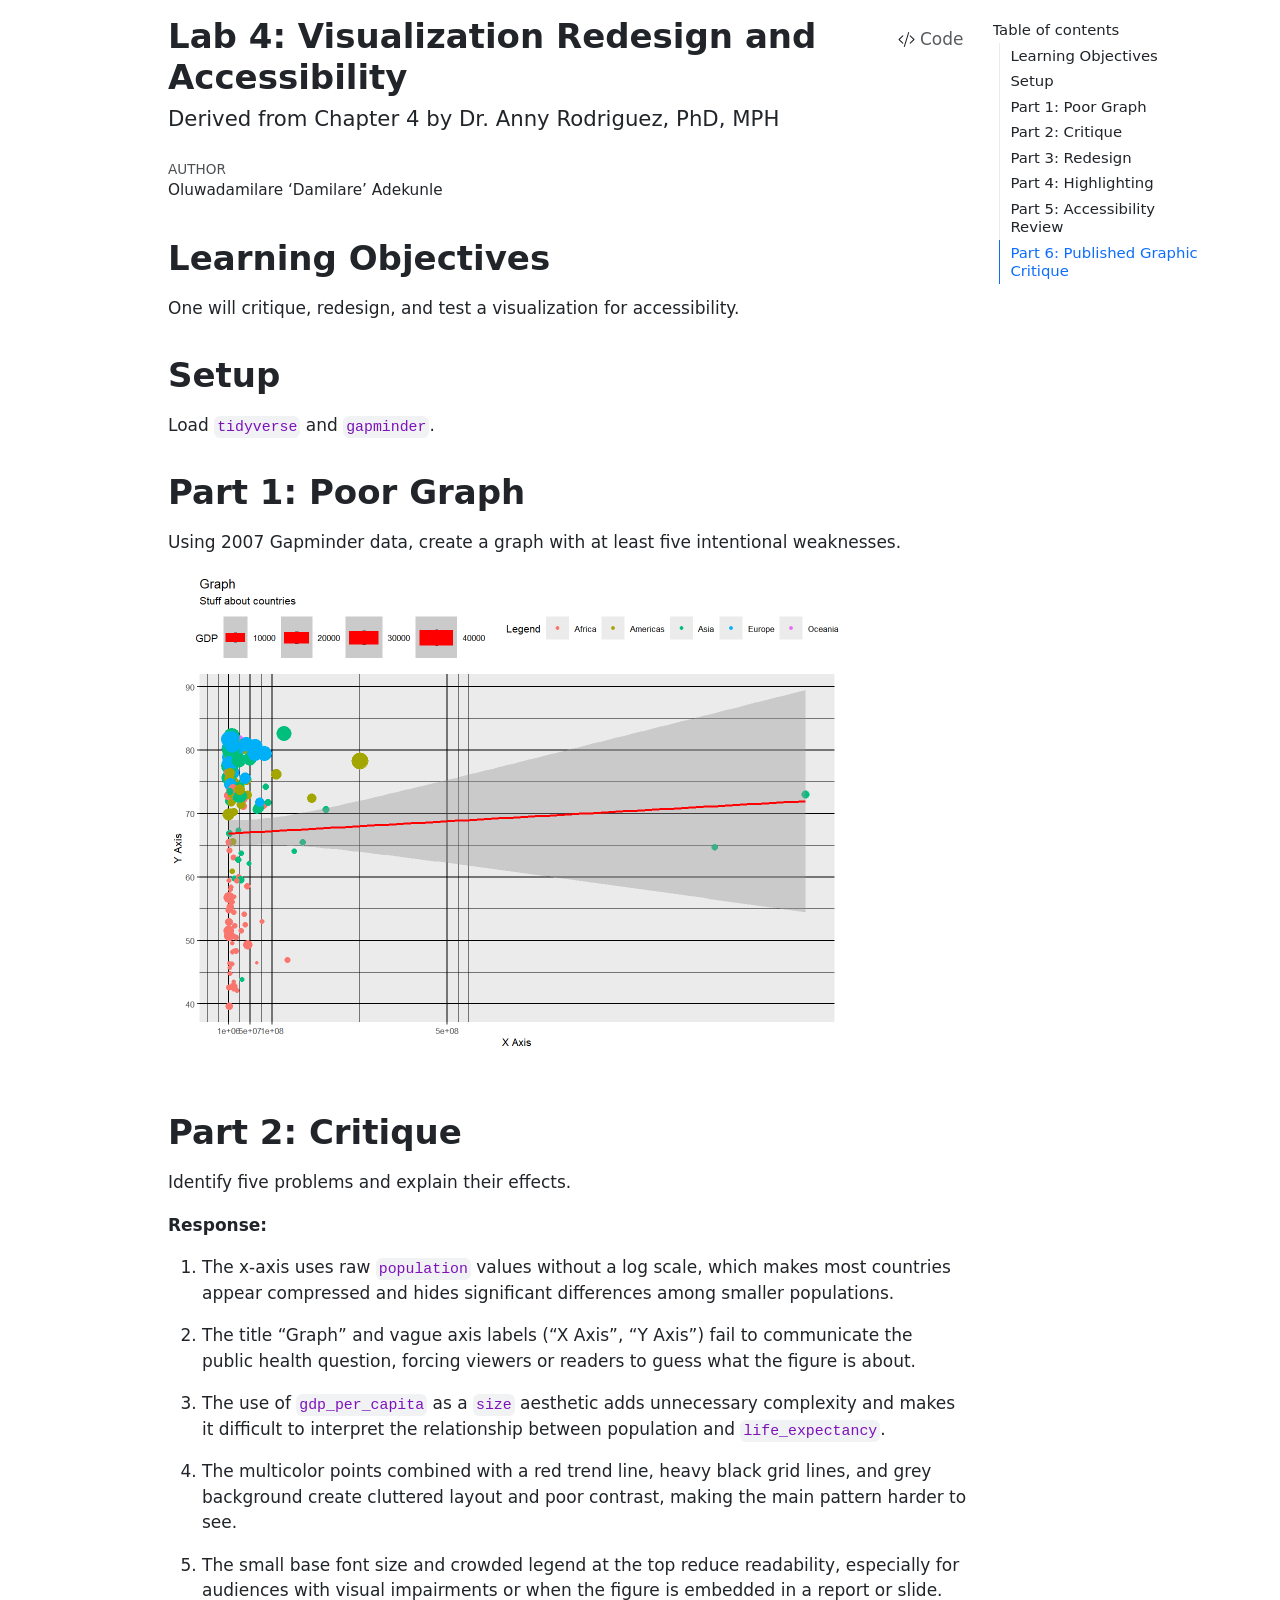
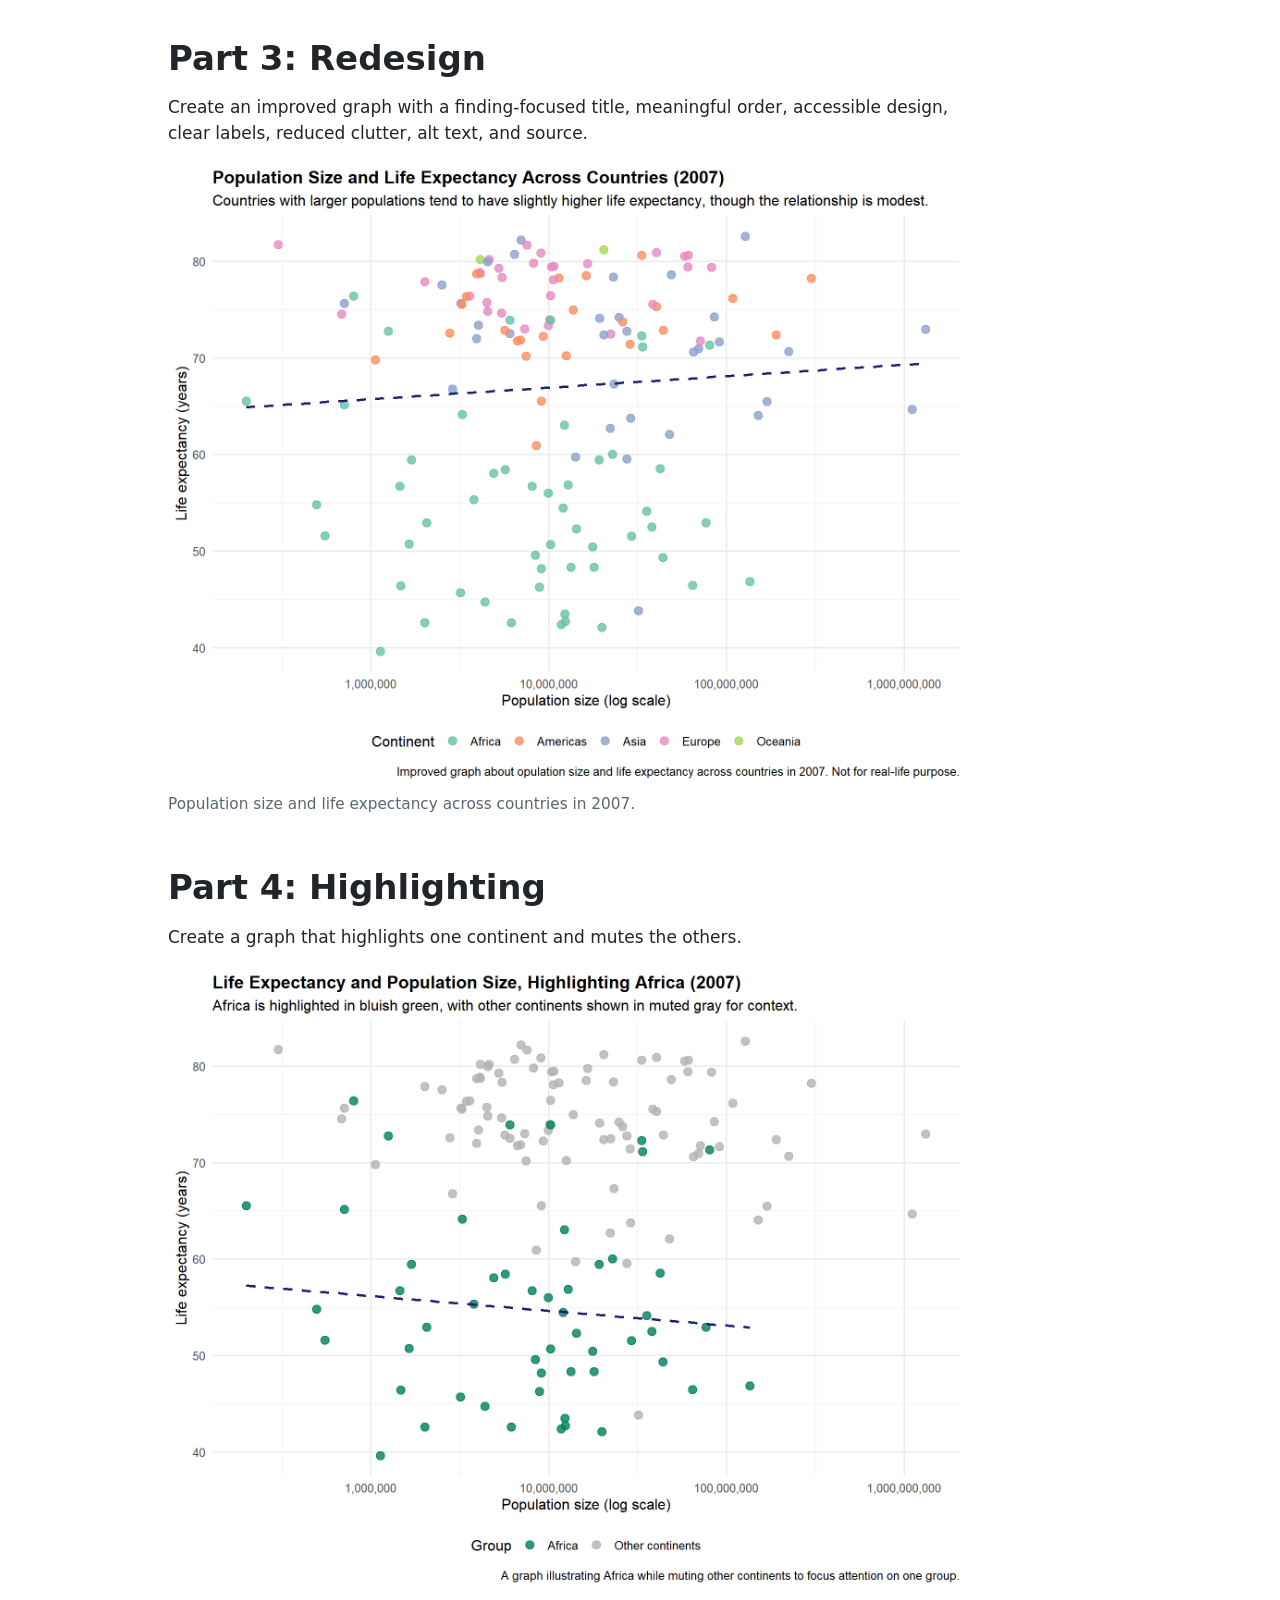
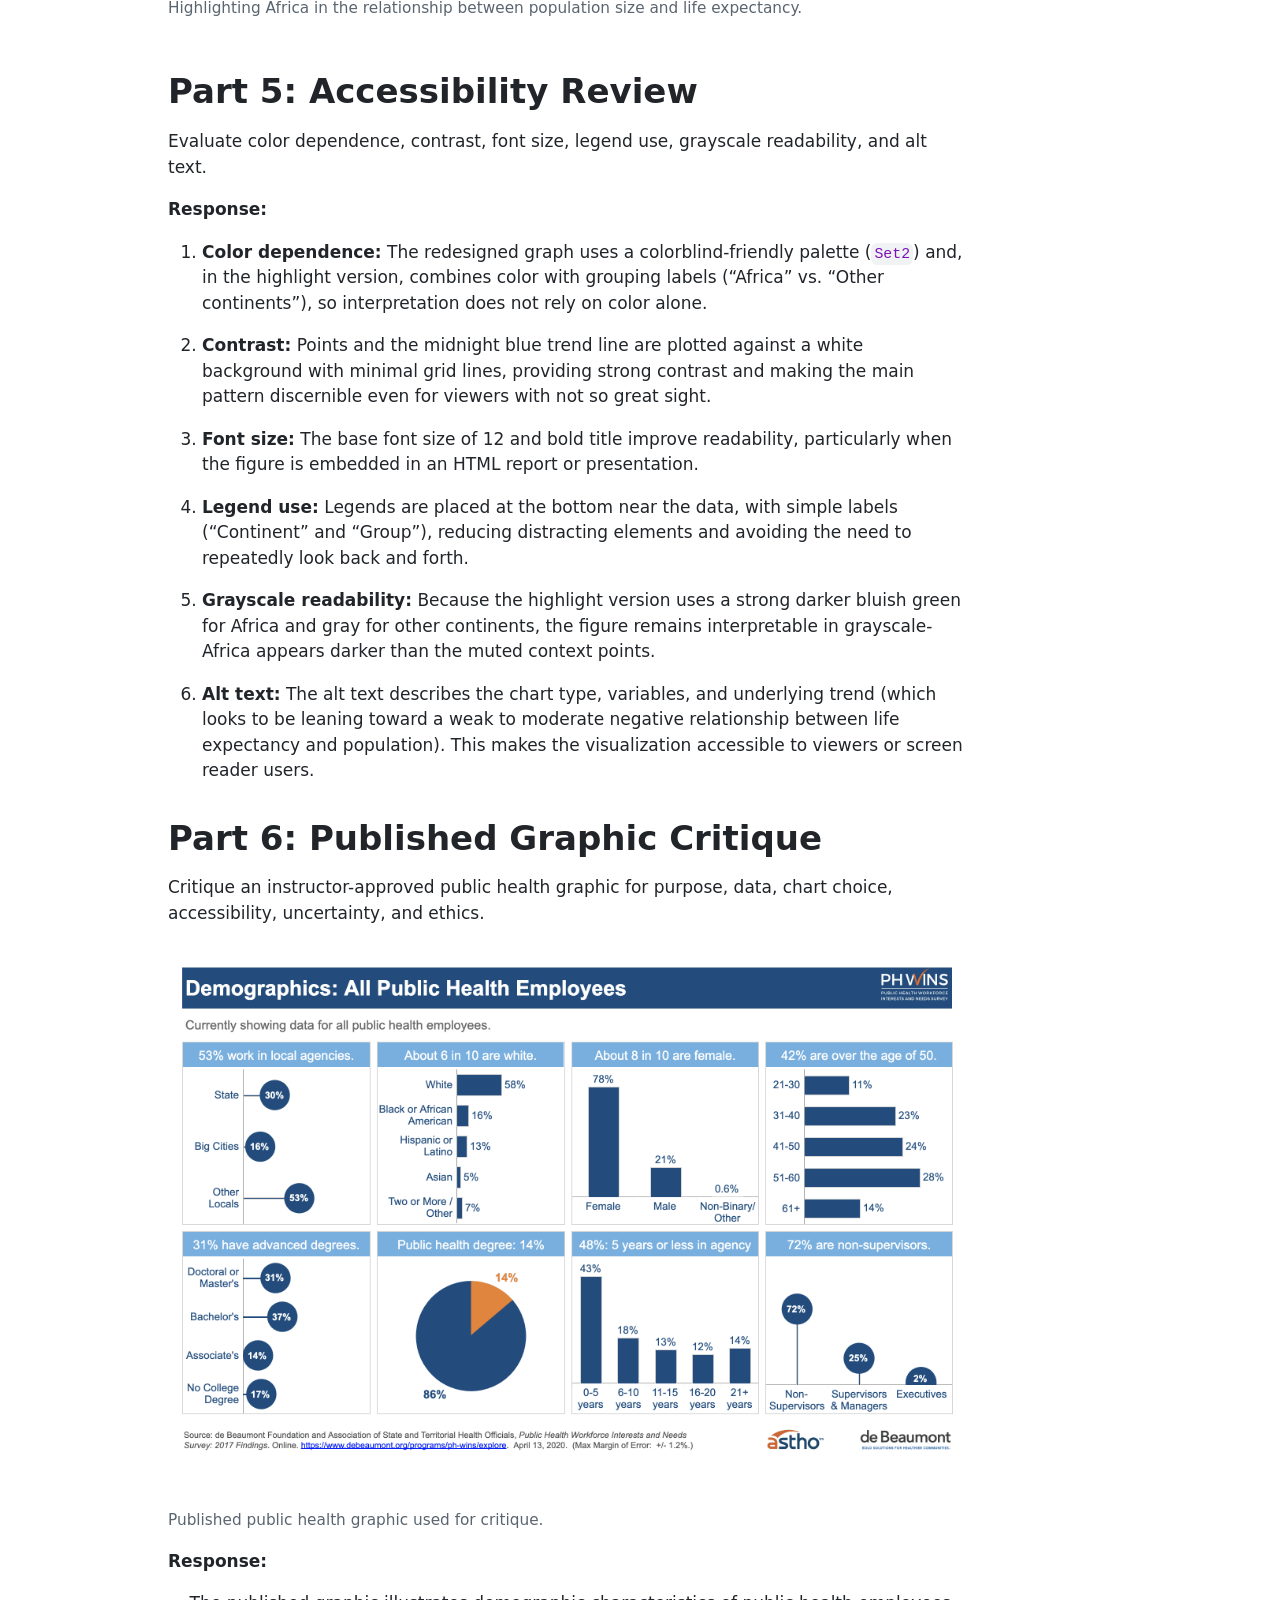
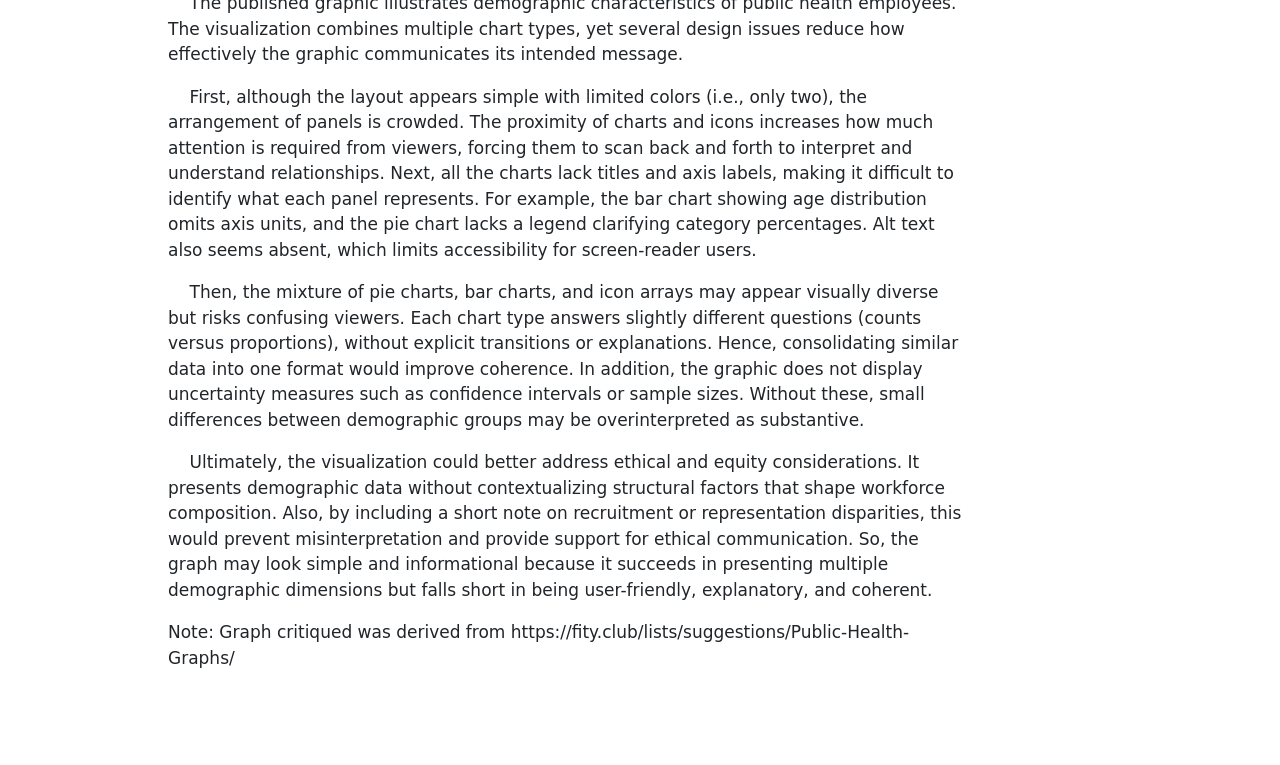
<file: labs/lab_04_visualization_redesign_and_accessibility.html>
<!DOCTYPE html>
<html xmlns="http://www.w3.org/1999/xhtml" lang="en" xml:lang="en"><head>

<meta charset="utf-8">
<meta name="generator" content="quarto-1.10.18">

<meta name="viewport" content="width=device-width, initial-scale=1.0, user-scalable=yes">

<meta name="author" content="Oluwadamilare ‘Damilare’ Adekunle">

<title>Lab 4: Visualization Redesign and Accessibility</title>
<style>
/* Default styles provided by pandoc.
** See https://pandoc.org/MANUAL.html#variables-for-html for config info.
*/
span.smallcaps{font-variant: small-caps;}
div.columns{display: flex; gap: 1.5em;}
div.column{flex: auto;}
@media screen {
div.columns{gap: min(4vw, 1.5em);}
div.column{overflow-x: auto;}
}
div.hanging-indent{margin-left: 1.5em; text-indent: -1.5em;}
ul.task-list{list-style: none;}
ul.task-list li input[type="checkbox"] {
  width: 0.8em;
  margin: 0 0.8em 0.2em -1em; /* quarto-specific, see https://github.com/quarto-dev/quarto-cli/issues/4556 */ 
  vertical-align: middle;
}
/* CSS for syntax highlighting */
html { -webkit-text-size-adjust: 100%; }
pre > code.sourceCode { white-space: pre; position: relative; }
pre > code.sourceCode > span { display: inline-block; line-height: 1.25; }
pre > code.sourceCode > span:empty { height: 1.2em; }
.sourceCode { overflow: visible; }
code.sourceCode > span { color: inherit; text-decoration: inherit; }
div.sourceCode { margin: 1em 0; }
pre.sourceCode { margin: 0; }
@media screen {
div.sourceCode { overflow: auto; }
}
@media print {
pre > code.sourceCode { white-space: pre-wrap; }
pre > code.sourceCode > span { text-indent: -5em; padding-left: 5em; }
}
pre.numberSource code
  { counter-reset: source-line 0; }
pre.numberSource code > span
  { position: relative; left: -4em; counter-increment: source-line; }
pre.numberSource code > span > a:first-child::before
  { content: counter(source-line);
    position: relative; left: -1em; text-align: right; vertical-align: baseline;
    border: none; display: inline-block;
    -webkit-touch-callout: none; -webkit-user-select: none;
    -khtml-user-select: none; -moz-user-select: none;
    -ms-user-select: none; user-select: none;
    padding: 0 4px; width: 4em;
  }
pre.numberSource { margin-left: 3em;  padding-left: 4px; }
div.sourceCode
  {   }
@media screen {
pre > code.sourceCode > span > a:first-child::before { text-decoration: underline; }
}
</style>


<script src="lab_04_visualization_redesign_and_accessibility_files/libs/clipboard/clipboard.min.js"></script>
<script src="lab_04_visualization_redesign_and_accessibility_files/libs/quarto-html/quarto.js" type="module"></script>
<script src="lab_04_visualization_redesign_and_accessibility_files/libs/quarto-html/tabsets/tabsets.js" type="module"></script>
<script src="lab_04_visualization_redesign_and_accessibility_files/libs/quarto-html/popper.min.js"></script>
<script src="lab_04_visualization_redesign_and_accessibility_files/libs/quarto-html/tippy.umd.min.js"></script>
<script src="lab_04_visualization_redesign_and_accessibility_files/libs/quarto-html/anchor.min.js"></script>
<link href="lab_04_visualization_redesign_and_accessibility_files/libs/quarto-html/tippy.css" rel="stylesheet">
<link href="lab_04_visualization_redesign_and_accessibility_files/libs/quarto-html/quarto-syntax-highlighting-64a204ab8560d761af7679ceaba22944.css" rel="stylesheet" id="quarto-text-highlighting-styles">
<script src="lab_04_visualization_redesign_and_accessibility_files/libs/bootstrap/bootstrap.min.js"></script>
<link href="lab_04_visualization_redesign_and_accessibility_files/libs/bootstrap/bootstrap-icons.css" rel="stylesheet">
<link href="lab_04_visualization_redesign_and_accessibility_files/libs/bootstrap/bootstrap-e491f8ff3e9ef7ba1930cda3f1cae37e.min.css" rel="stylesheet" append-hash="true" id="quarto-bootstrap" data-mode="light">


</head>

<body class="quarto-light">

<div id="quarto-content" class="page-columns page-rows-contents page-layout-article">
<div id="quarto-margin-sidebar" class="sidebar margin-sidebar">
  <nav id="TOC" role="doc-toc" class="toc-active">
    <h2 id="toc-title">Table of contents</h2>
   
  <ul>
  <li><a href="#learning-objectives" id="toc-learning-objectives" class="nav-link active" data-scroll-target="#learning-objectives">Learning Objectives</a></li>
  <li><a href="#setup" id="toc-setup" class="nav-link" data-scroll-target="#setup">Setup</a></li>
  <li><a href="#part-1-poor-graph" id="toc-part-1-poor-graph" class="nav-link" data-scroll-target="#part-1-poor-graph">Part 1: Poor Graph</a></li>
  <li><a href="#part-2-critique" id="toc-part-2-critique" class="nav-link" data-scroll-target="#part-2-critique">Part 2: Critique</a></li>
  <li><a href="#part-3-redesign" id="toc-part-3-redesign" class="nav-link" data-scroll-target="#part-3-redesign">Part 3: Redesign</a></li>
  <li><a href="#part-4-highlighting" id="toc-part-4-highlighting" class="nav-link" data-scroll-target="#part-4-highlighting">Part 4: Highlighting</a></li>
  <li><a href="#part-5-accessibility-review" id="toc-part-5-accessibility-review" class="nav-link" data-scroll-target="#part-5-accessibility-review">Part 5: Accessibility Review</a></li>
  <li><a href="#part-6-published-graphic-critique" id="toc-part-6-published-graphic-critique" class="nav-link" data-scroll-target="#part-6-published-graphic-critique">Part 6: Published Graphic Critique</a></li>
  </ul>
</nav>
</div>
<main class="content" id="quarto-document-content">

<header id="title-block-header" class="quarto-title-block default">
<div class="quarto-title">
<div class="quarto-title-block"><div><h1 class="title">Lab 4: Visualization Redesign and Accessibility</h1><button type="button" class="btn code-tools-button" id="quarto-code-tools-source"><i class="bi"></i> Code</button></div></div>
<p class="subtitle lead">Derived from Chapter 4 by Dr.&nbsp;Anny Rodriguez, PhD, MPH</p>
</div>



<div class="quarto-title-meta">

    <div>
    <div class="quarto-title-meta-heading">Author</div>
    <div class="quarto-title-meta-contents">
             <p>Oluwadamilare ‘Damilare’ Adekunle </p>
          </div>
  </div>
    
  
    
  </div>
  


</header>


<section id="learning-objectives" class="level1">
<h1>Learning Objectives</h1>
<p>One will critique, redesign, and test a visualization for accessibility.</p>
</section>
<section id="setup" class="level1">
<h1>Setup</h1>
<p>Load <code>tidyverse</code> and <code>gapminder</code>.</p>
</section>
<section id="part-1-poor-graph" class="level1">
<h1>Part 1: Poor Graph</h1>
<p>Using 2007 Gapminder data, create a graph with at least five intentional weaknesses.</p>
<div class="cell">
<div class="cell-output-display">
<div>
<figure class="figure">
<p><img src="lab_04_visualization_redesign_and_accessibility_files/figure-html/poor-graph-1.png" class="img-fluid figure-img" width="672"></p>
</figure>
</div>
</div>
</div>
</section>
<section id="part-2-critique" class="level1">
<h1>Part 2: Critique</h1>
<p>Identify five problems and explain their effects.</p>
<p><strong>Response:</strong></p>
<ol type="1">
<li><p>The x-axis uses raw <code>population</code> values without a log scale, which makes most countries appear compressed and hides significant differences among smaller populations.</p></li>
<li><p>The title “Graph” and vague axis labels (“X Axis”, “Y Axis”) fail to communicate the public health question, forcing viewers or readers to guess what the figure is about.</p></li>
<li><p>The use of <code>gdp_per_capita</code> as a <code>size</code> aesthetic adds unnecessary complexity and makes it difficult to interpret the relationship between population and <code>life_expectancy</code>.</p></li>
<li><p>The multicolor points combined with a red trend line, heavy black grid lines, and grey background create cluttered layout and poor contrast, making the main pattern harder to see.</p></li>
<li><p>The small base font size and crowded legend at the top reduce readability, especially for audiences with visual impairments or when the figure is embedded in a report or slide.</p></li>
</ol>
</section>
<section id="part-3-redesign" class="level1">
<h1>Part 3: Redesign</h1>
<p>Create an improved graph with a finding-focused title, meaningful order, accessible design, clear labels, reduced clutter, alt text, and source.</p>
<div class="cell">
<div class="cell-output-display">
<div class="quarto-figure quarto-figure-center">
<figure class="figure">
<p><img src="lab_04_visualization_redesign_and_accessibility_files/figure-html/redesigned-graph-1.png" class="img-fluid figure-img" alt="Scatterplot showing a modest positive relationship between log-transformed population size and life expectancy across countries, with points colored by continent." width="864"></p>
<figcaption>Population size and life expectancy across countries in 2007.</figcaption>
</figure>
</div>
</div>
</div>
</section>
<section id="part-4-highlighting" class="level1">
<h1>Part 4: Highlighting</h1>
<p>Create a graph that highlights one continent and mutes the others.</p>
<div class="cell">
<div class="cell-output-display">
<div class="quarto-figure quarto-figure-center">
<figure class="figure">
<p><img src="lab_04_visualization_redesign_and_accessibility_files/figure-html/highlight-version-1.png" class="img-fluid figure-img" alt="Scatterplot showing countries in Africa highlighted against muted points from other continents, illustrating the relationship between population size and life expectancy." width="864"></p>
<figcaption>Highlighting Africa in the relationship between population size and life expectancy.</figcaption>
</figure>
</div>
</div>
</div>
</section>
<section id="part-5-accessibility-review" class="level1">
<h1>Part 5: Accessibility Review</h1>
<p>Evaluate color dependence, contrast, font size, legend use, grayscale readability, and alt text.</p>
<p><strong>Response:</strong></p>
<ol type="1">
<li><p><strong>Color dependence:</strong> The redesigned graph uses a colorblind-friendly palette (<code>Set2</code>) and, in the highlight version, combines color with grouping labels (“Africa” vs.&nbsp;“Other continents”), so interpretation does not rely on color alone.</p></li>
<li><p><strong>Contrast:</strong> Points and the midnight blue trend line are plotted against a white background with minimal grid lines, providing strong contrast and making the main pattern discernible even for viewers with not so great sight.</p></li>
<li><p><strong>Font size:</strong> The base font size of 12 and bold title improve readability, particularly when the figure is embedded in an HTML report or presentation.</p></li>
<li><p><strong>Legend use:</strong> Legends are placed at the bottom near the data, with simple labels (“Continent” and “Group”), reducing distracting elements and avoiding the need to repeatedly look back and forth.</p></li>
<li><p><strong>Grayscale readability:</strong> Because the highlight version uses a strong darker bluish green for Africa and gray for other continents, the figure remains interpretable in grayscale-Africa appears darker than the muted context points.</p></li>
<li><p><strong>Alt text:</strong> The alt text describes the chart type, variables, and underlying trend (which looks to be leaning toward a weak to moderate negative relationship between life expectancy and population). This makes the visualization accessible to viewers or screen reader users.</p></li>
</ol>
</section>
<section id="part-6-published-graphic-critique" class="level1">
<h1>Part 6: Published Graphic Critique</h1>
<p>Critique an instructor-approved public health graphic for purpose, data, chart choice, accessibility, uncertainty, and ethics.</p>
<div class="cell">
<div class="cell-output-display">
<div class="quarto-figure quarto-figure-center">
<figure class="figure">
<p><img src="../figures/lab04_public_health_graph_example_for_critique.png" class="img-fluid figure-img" alt="Infographic showing demographic characteristics of public health employees."></p>
<figcaption>Published public health graphic used for critique.</figcaption>
</figure>
</div>
</div>
</div>
<p><strong>Response:</strong></p>
<p>&nbsp;&nbsp;&nbsp; The published graphic illustrates demographic characteristics of public health employees. The visualization combines multiple chart types, yet several design issues reduce how effectively the graphic communicates its intended message.</p>
<p>&nbsp;&nbsp;&nbsp; First, although the layout appears simple with limited colors (i.e., only two), the arrangement of panels is crowded. The proximity of charts and icons increases how much attention is required from viewers, forcing them to scan back and forth to interpret and understand relationships. Next, all the charts lack titles and axis labels, making it difficult to identify what each panel represents. For example, the bar chart showing age distribution omits axis units, and the pie chart lacks a legend clarifying category percentages. Alt text also seems absent, which limits accessibility for screen‑reader users.</p>
<p>&nbsp;&nbsp;&nbsp; Then, the mixture of pie charts, bar charts, and icon arrays may appear visually diverse but risks confusing viewers. Each chart type answers slightly different questions (counts versus proportions), without explicit transitions or explanations. Hence, consolidating similar data into one format would improve coherence. In addition, the graphic does not display uncertainty measures such as confidence intervals or sample sizes. Without these, small differences between demographic groups may be overinterpreted as substantive.</p>
<p>&nbsp;&nbsp;&nbsp; Ultimately, the visualization could better address ethical and equity considerations. It presents demographic data without contextualizing structural factors that shape workforce composition. Also, by including a short note on recruitment or representation disparities, this would prevent misinterpretation and provide support for ethical communication. So, the graph may look simple and informational because it succeeds in presenting multiple demographic dimensions but falls short in being user-friendly, explanatory, and coherent.</p>
<p>Note: Graph critiqued was derived from https://fity.club/lists/suggestions/Public-Health-Graphs/</p>
<!-- -->

</section>

</main>
<!-- /main column -->
<script id="quarto-html-after-body" type="application/javascript">
  window.document.addEventListener("DOMContentLoaded", function (event) {
    const icon = "";
    const anchorJS = new window.AnchorJS();
    anchorJS.options = {
      placement: 'right',
      icon: icon
    };
    anchorJS.add('.anchored');
    const isCodeAnnotation = (el) => {
      for (const clz of el.classList) {
        if (clz.startsWith('code-annotation-')) {                     
          return true;
        }
      }
      return false;
    }
    const onCopySuccess = function(e) {
      // button target
      const button = e.trigger;
      // don't keep focus
      button.blur();
      // flash "checked"
      button.classList.add('code-copy-button-checked');
      var currentTitle = button.getAttribute("title");
      button.setAttribute("title", "Copied!");
      let tooltip;
      if (window.bootstrap) {
        button.setAttribute("data-bs-toggle", "tooltip");
        button.setAttribute("data-bs-placement", "left");
        button.setAttribute("data-bs-title", "Copied!");
        tooltip = new bootstrap.Tooltip(button, 
          { trigger: "manual", 
            customClass: "code-copy-button-tooltip",
            offset: [0, -8]});
        tooltip.show();    
      }
      setTimeout(function() {
        if (tooltip) {
          tooltip.hide();
          button.removeAttribute("data-bs-title");
          button.removeAttribute("data-bs-toggle");
          button.removeAttribute("data-bs-placement");
        }
        button.setAttribute("title", currentTitle);
        button.classList.remove('code-copy-button-checked');
      }, 1000);
      // clear code selection
      e.clearSelection();
    }
    const getTextToCopy = function(trigger) {
      const outerScaffold = trigger.parentElement.cloneNode(true);
      const codeEl = outerScaffold.querySelector('code');
      for (const childEl of codeEl.children) {
        if (isCodeAnnotation(childEl)) {
          childEl.remove();
        }
      }
      return codeEl.innerText;
    }
    const clipboard = new window.ClipboardJS('.code-copy-button:not([data-in-quarto-modal])', {
      text: getTextToCopy
    });
    clipboard.on('success', onCopySuccess);
    if (window.document.getElementById('quarto-embedded-source-code-modal')) {
      const clipboardModal = new window.ClipboardJS('.code-copy-button[data-in-quarto-modal]', {
        text: getTextToCopy,
        container: window.document.getElementById('quarto-embedded-source-code-modal')
      });
      clipboardModal.on('success', onCopySuccess);
    }
    const viewSource = window.document.getElementById('quarto-view-source') ||
                       window.document.getElementById('quarto-code-tools-source');
    if (viewSource) {
      const sourceUrl = viewSource.getAttribute("data-quarto-source-url");
      viewSource.addEventListener("click", function(e) {
        if (sourceUrl) {
          // rstudio viewer pane
          if (/\bcapabilities=\b/.test(window.location)) {
            window.open(sourceUrl);
          } else {
            window.location.href = sourceUrl;
          }
        } else {
          const modal = new bootstrap.Modal(document.getElementById('quarto-embedded-source-code-modal'));
          modal.show();
        }
        return false;
      });
    }
    function toggleCodeHandler(show) {
      return function(e) {
        const cellDetails = window.document.querySelectorAll(".cell details.code-fold");
        for (let i=0; i<cellDetails.length; i++) {
          const details = cellDetails[i];
          if (show) {
            details.open = true;
          } else {
            details.removeAttribute("open");
          }
        }
        const cellCodeDivs = window.document.querySelectorAll(".cell div.sourceCode.cell-code");
        const fromCls = show ? "hidden" : "unhidden";
        const toCls = show ? "unhidden" : "hidden";
        for (let i=0; i<cellCodeDivs.length; i++) {
          const codeDiv = cellCodeDivs[i];
          if (codeDiv.classList.contains(fromCls)) {
            codeDiv.classList.remove(fromCls);
            codeDiv.classList.add(toCls);
          } 
        }
        return false;
      }
    }
    const hideAllCode = window.document.getElementById("quarto-hide-all-code");
    if (hideAllCode) {
      hideAllCode.addEventListener("click", toggleCodeHandler(false));
    }
    const showAllCode = window.document.getElementById("quarto-show-all-code");
    if (showAllCode) {
      showAllCode.addEventListener("click", toggleCodeHandler(true));
    }
      var localhostRegex = new RegExp(/^(?:http|https):\/\/localhost\:?[0-9]*\//);
      var mailtoRegex = new RegExp(/^mailto:/);
        var filterRegex = new RegExp('/' + window.location.host + '/');
      var isInternal = (href) => {
          return filterRegex.test(href) || localhostRegex.test(href) || mailtoRegex.test(href);
      }
      // Inspect non-navigation links and adorn them if external
     var links = window.document.querySelectorAll('a[href]:not(.nav-link):not(.navbar-brand):not(.toc-action):not(.sidebar-link):not(.sidebar-item-toggle):not(.pagination-link):not(.no-external):not([aria-hidden]):not(.dropdown-item):not(.quarto-navigation-tool):not(.about-link)');
      for (var i=0; i<links.length; i++) {
        const link = links[i];
        if (!isInternal(link.href)) {
          // undo the damage that might have been done by quarto-nav.js in the case of
          // links that we want to consider external
          if (link.dataset.originalHref !== undefined) {
            link.href = link.dataset.originalHref;
          }
        }
      }
    function tippyHover(el, contentFn, onTriggerFn, onUntriggerFn) {
      const config = {
        allowHTML: true,
        maxWidth: 500,
        delay: 100,
        arrow: false,
        appendTo: function(el) {
            return el.parentElement;
        },
        interactive: true,
        interactiveBorder: 10,
        theme: 'quarto',
        placement: 'bottom-start',
      };
      if (contentFn) {
        config.content = contentFn;
      }
      if (onTriggerFn) {
        config.onTrigger = onTriggerFn;
      }
      if (onUntriggerFn) {
        config.onUntrigger = onUntriggerFn;
      }
      window.tippy(el, config); 
    }
    const noterefs = window.document.querySelectorAll('a[role="doc-noteref"]');
    for (var i=0; i<noterefs.length; i++) {
      const ref = noterefs[i];
      tippyHover(ref, function() {
        // use id or data attribute instead here
        let href = ref.getAttribute('data-footnote-href') || ref.getAttribute('href');
        try { href = new URL(href).hash; } catch {}
        const id = href.replace(/^#\/?/, "");
        const note = window.document.getElementById(id);
        if (note) {
          return note.innerHTML;
        } else {
          return "";
        }
      });
    }
    const xrefs = window.document.querySelectorAll('a.quarto-xref');
    const processXRef = (id, note) => {
      // Strip column container classes
      const stripColumnClz = (el) => {
        el.classList.remove("page-full", "page-columns");
        if (el.children) {
          for (const child of el.children) {
            stripColumnClz(child);
          }
        }
      }
      stripColumnClz(note)
      if (id === null || id.startsWith('sec-')) {
        // Special case sections, only their first couple elements
        const container = document.createElement("div");
        if (note.children && note.children.length > 2) {
          container.appendChild(note.children[0].cloneNode(true));
          for (let i = 1; i < note.children.length; i++) {
            const child = note.children[i];
            if (child.tagName === "P" && child.innerText === "") {
              continue;
            } else {
              container.appendChild(child.cloneNode(true));
              break;
            }
          }
          if (window.Quarto?.typesetMath) {
            window.Quarto.typesetMath(container);
          }
          return container.innerHTML
        } else {
          if (window.Quarto?.typesetMath) {
            window.Quarto.typesetMath(note);
          }
          return note.innerHTML;
        }
      } else {
        // Remove any anchor links if they are present
        const anchorLink = note.querySelector('a.anchorjs-link');
        if (anchorLink) {
          anchorLink.remove();
        }
        if (window.Quarto?.typesetMath) {
          window.Quarto.typesetMath(note);
        }
        if (note.classList.contains("callout")) {
          return note.outerHTML;
        } else {
          return note.innerHTML;
        }
      }
    }
    for (var i=0; i<xrefs.length; i++) {
      const xref = xrefs[i];
      tippyHover(xref, undefined, function(instance) {
        instance.disable();
        let url = xref.getAttribute('href');
        let hash = undefined; 
        if (url.startsWith('#')) {
          hash = url;
        } else {
          try { hash = new URL(url).hash; } catch {}
        }
        if (hash) {
          const id = hash.replace(/^#\/?/, "");
          const note = window.document.getElementById(id);
          if (note !== null) {
            try {
              const html = processXRef(id, note.cloneNode(true));
              instance.setContent(html);
            } finally {
              instance.enable();
              instance.show();
            }
          } else {
            // See if we can fetch this
            fetch(url.split('#')[0])
            .then(res => res.text())
            .then(html => {
              const parser = new DOMParser();
              const htmlDoc = parser.parseFromString(html, "text/html");
              const note = htmlDoc.getElementById(id);
              if (note !== null) {
                const html = processXRef(id, note);
                instance.setContent(html);
              } 
            }).finally(() => {
              instance.enable();
              instance.show();
            });
          }
        } else {
          // See if we can fetch a full url (with no hash to target)
          // This is a special case and we should probably do some content thinning / targeting
          fetch(url)
          .then(res => res.text())
          .then(html => {
            const parser = new DOMParser();
            const htmlDoc = parser.parseFromString(html, "text/html");
            const note = htmlDoc.querySelector('main.content');
            if (note !== null) {
              // This should only happen for chapter cross references
              // (since there is no id in the URL)
              // remove the first header
              if (note.children.length > 0 && note.children[0].tagName === "HEADER") {
                note.children[0].remove();
              }
              const html = processXRef(null, note);
              instance.setContent(html);
            } 
          }).finally(() => {
            instance.enable();
            instance.show();
          });
        }
      }, function(instance) {
      });
    }
        let selectedAnnoteEl;
        const selectorForAnnotation = ( cell, annotation) => {
          let cellAttr = 'data-code-cell="' + cell + '"';
          let lineAttr = 'data-code-annotation="' +  annotation + '"';
          const selector = 'span[' + cellAttr + '][' + lineAttr + ']';
          return selector;
        }
        const selectCodeLines = (annoteEl) => {
          const doc = window.document;
          const targetCell = annoteEl.getAttribute("data-target-cell");
          const targetAnnotation = annoteEl.getAttribute("data-target-annotation");
          const annoteSpan = window.document.querySelector(selectorForAnnotation(targetCell, targetAnnotation));
          const lines = annoteSpan.getAttribute("data-code-lines").split(",");
          const lineIds = lines.map((line) => {
            return targetCell + "-" + line;
          })
          let top = null;
          let height = null;
          let parent = null;
          if (lineIds.length > 0) {
              //compute the position of the single el (top and bottom and make a div)
              const el = window.document.getElementById(lineIds[0]);
              top = el.offsetTop;
              height = el.offsetHeight;
              parent = el.parentElement.parentElement;
            if (lineIds.length > 1) {
              const lastEl = window.document.getElementById(lineIds[lineIds.length - 1]);
              const bottom = lastEl.offsetTop + lastEl.offsetHeight;
              height = bottom - top;
            }
            if (top !== null && height !== null && parent !== null) {
              // cook up a div (if necessary) and position it 
              let div = window.document.getElementById("code-annotation-line-highlight");
              if (div === null) {
                div = window.document.createElement("div");
                div.setAttribute("id", "code-annotation-line-highlight");
                div.style.position = 'absolute';
                parent.appendChild(div);
              }
              div.style.top = top - 2 + "px";
              div.style.height = height + 4 + "px";
              div.style.left = 0;
              let gutterDiv = window.document.getElementById("code-annotation-line-highlight-gutter");
              if (gutterDiv === null) {
                gutterDiv = window.document.createElement("div");
                gutterDiv.setAttribute("id", "code-annotation-line-highlight-gutter");
                gutterDiv.style.position = 'absolute';
                const codeCell = window.document.getElementById(targetCell);
                const gutter = codeCell.querySelector('.code-annotation-gutter');
                gutter.appendChild(gutterDiv);
              }
              gutterDiv.style.top = top - 2 + "px";
              gutterDiv.style.height = height + 4 + "px";
            }
            selectedAnnoteEl = annoteEl;
          }
        };
        const unselectCodeLines = () => {
          const elementsIds = ["code-annotation-line-highlight", "code-annotation-line-highlight-gutter"];
          elementsIds.forEach((elId) => {
            const div = window.document.getElementById(elId);
            if (div) {
              div.remove();
            }
          });
          selectedAnnoteEl = undefined;
        };
          // Handle positioning of the toggle
      window.addEventListener(
        "resize",
        throttle(() => {
          elRect = undefined;
          if (selectedAnnoteEl) {
            selectCodeLines(selectedAnnoteEl);
          }
        }, 10)
      );
      function throttle(fn, ms) {
      let throttle = false;
      let timer;
        return (...args) => {
          if(!throttle) { // first call gets through
              fn.apply(this, args);
              throttle = true;
          } else { // all the others get throttled
              if(timer) clearTimeout(timer); // cancel #2
              timer = setTimeout(() => {
                fn.apply(this, args);
                timer = throttle = false;
              }, ms);
          }
        };
      }
        // Attach click handler to the DT
        const annoteDls = window.document.querySelectorAll('dt[data-target-cell]');
        for (const annoteDlNode of annoteDls) {
          annoteDlNode.addEventListener('click', (event) => {
            const clickedEl = event.target;
            if (clickedEl !== selectedAnnoteEl) {
              unselectCodeLines();
              const activeEl = window.document.querySelector('dt[data-target-cell].code-annotation-active');
              if (activeEl) {
                activeEl.classList.remove('code-annotation-active');
              }
              selectCodeLines(clickedEl);
              clickedEl.classList.add('code-annotation-active');
            } else {
              // Unselect the line
              unselectCodeLines();
              clickedEl.classList.remove('code-annotation-active');
            }
          });
        }
    const findCites = (el) => {
      const parentEl = el.parentElement;
      if (parentEl) {
        const cites = parentEl.dataset.cites;
        if (cites) {
          return {
            el,
            cites: cites.split(' ')
          };
        } else {
          return findCites(el.parentElement)
        }
      } else {
        return undefined;
      }
    };
    var bibliorefs = window.document.querySelectorAll('a[role="doc-biblioref"]');
    for (var i=0; i<bibliorefs.length; i++) {
      const ref = bibliorefs[i];
      const citeInfo = findCites(ref);
      if (citeInfo) {
        tippyHover(citeInfo.el, function() {
          var popup = window.document.createElement('div');
          citeInfo.cites.forEach(function(cite) {
            var citeDiv = window.document.createElement('div');
            citeDiv.classList.add('hanging-indent');
            citeDiv.classList.add('csl-entry');
            var biblioDiv = window.document.getElementById('ref-' + cite);
            if (biblioDiv) {
              citeDiv.innerHTML = biblioDiv.innerHTML;
            }
            popup.appendChild(citeDiv);
          });
          return popup.innerHTML;
        });
      }
    }
  });
  </script><div class="modal fade" id="quarto-embedded-source-code-modal" tabindex="-1" aria-labelledby="quarto-embedded-source-code-modal-label" aria-hidden="true"><div class="modal-dialog modal-dialog-scrollable"><div class="modal-content"><div class="modal-header"><h5 class="modal-title" id="quarto-embedded-source-code-modal-label">Source Code</h5><button class="btn-close" data-bs-dismiss="modal"></button></div><div class="modal-body"><div class="">
<div class="code-copy-outer-scaffold"><div class="sourceCode" id="cb1" data-shortcodes="false"><pre class="sourceCode markdown code-with-copy"><code class="sourceCode markdown"><span id="cb1-1"><a href="#cb1-1" aria-hidden="true" tabindex="-1"></a><span class="co">---</span></span>
<span id="cb1-2"><a href="#cb1-2" aria-hidden="true" tabindex="-1"></a><span class="an">title:</span><span class="co"> "Lab 4: Visualization Redesign and Accessibility"</span></span>
<span id="cb1-3"><a href="#cb1-3" aria-hidden="true" tabindex="-1"></a><span class="an">subtitle:</span><span class="co"> "Derived from Chapter 4 by Dr. Anny Rodriguez, PhD, MPH"</span></span>
<span id="cb1-4"><a href="#cb1-4" aria-hidden="true" tabindex="-1"></a><span class="an">author:</span><span class="co"> "Oluwadamilare 'Damilare' Adekunle" </span></span>
<span id="cb1-5"><a href="#cb1-5" aria-hidden="true" tabindex="-1"></a><span class="an">format:</span></span>
<span id="cb1-6"><a href="#cb1-6" aria-hidden="true" tabindex="-1"></a><span class="co">  html:</span></span>
<span id="cb1-7"><a href="#cb1-7" aria-hidden="true" tabindex="-1"></a><span class="co">    toc: true</span></span>
<span id="cb1-8"><a href="#cb1-8" aria-hidden="true" tabindex="-1"></a><span class="co">    toc-depth: 3</span></span>
<span id="cb1-9"><a href="#cb1-9" aria-hidden="true" tabindex="-1"></a><span class="co">    code-copy: true</span></span>
<span id="cb1-10"><a href="#cb1-10" aria-hidden="true" tabindex="-1"></a><span class="co">    code-tools: true</span></span>
<span id="cb1-11"><a href="#cb1-11" aria-hidden="true" tabindex="-1"></a><span class="an">execute:</span></span>
<span id="cb1-12"><a href="#cb1-12" aria-hidden="true" tabindex="-1"></a><span class="co">  eval: true</span></span>
<span id="cb1-13"><a href="#cb1-13" aria-hidden="true" tabindex="-1"></a><span class="co">  warning: false</span></span>
<span id="cb1-14"><a href="#cb1-14" aria-hidden="true" tabindex="-1"></a><span class="co">  message: false</span></span>
<span id="cb1-15"><a href="#cb1-15" aria-hidden="true" tabindex="-1"></a><span class="an">editor:</span><span class="co"> visual </span></span>
<span id="cb1-16"><a href="#cb1-16" aria-hidden="true" tabindex="-1"></a><span class="co">---</span></span>
<span id="cb1-17"><a href="#cb1-17" aria-hidden="true" tabindex="-1"></a></span>
<span id="cb1-18"><a href="#cb1-18" aria-hidden="true" tabindex="-1"></a><span class="fu"># Learning Objectives</span></span>
<span id="cb1-19"><a href="#cb1-19" aria-hidden="true" tabindex="-1"></a></span>
<span id="cb1-20"><a href="#cb1-20" aria-hidden="true" tabindex="-1"></a>One will critique, redesign, and test a visualization for accessibility.</span>
<span id="cb1-21"><a href="#cb1-21" aria-hidden="true" tabindex="-1"></a></span>
<span id="cb1-22"><a href="#cb1-22" aria-hidden="true" tabindex="-1"></a><span class="fu"># Setup</span></span>
<span id="cb1-23"><a href="#cb1-23" aria-hidden="true" tabindex="-1"></a></span>
<span id="cb1-24"><a href="#cb1-24" aria-hidden="true" tabindex="-1"></a>Load <span class="in">`tidyverse`</span> and <span class="in">`gapminder`</span>.</span>
<span id="cb1-25"><a href="#cb1-25" aria-hidden="true" tabindex="-1"></a></span>
<span id="cb1-28"><a href="#cb1-28" aria-hidden="true" tabindex="-1"></a><span class="in">```{r}</span></span>
<span id="cb1-29"><a href="#cb1-29" aria-hidden="true" tabindex="-1"></a><span class="co">#| label: setup-packages</span></span>
<span id="cb1-30"><a href="#cb1-30" aria-hidden="true" tabindex="-1"></a><span class="co">#| echo: false</span></span>
<span id="cb1-31"><a href="#cb1-31" aria-hidden="true" tabindex="-1"></a></span>
<span id="cb1-32"><a href="#cb1-32" aria-hidden="true" tabindex="-1"></a><span class="co"># Load core packages for data wrangling and visualization</span></span>
<span id="cb1-33"><a href="#cb1-33" aria-hidden="true" tabindex="-1"></a><span class="fu">library</span>(tidyverse)   <span class="co"># ggplot2 and data manipulation</span></span>
<span id="cb1-34"><a href="#cb1-34" aria-hidden="true" tabindex="-1"></a><span class="fu">library</span>(gapminder)   <span class="co"># Gapminder dataset used in the lab</span></span>
<span id="cb1-35"><a href="#cb1-35" aria-hidden="true" tabindex="-1"></a><span class="fu">library</span>(here)        <span class="co"># Reproducible file paths from project root</span></span>
<span id="cb1-36"><a href="#cb1-36" aria-hidden="true" tabindex="-1"></a></span>
<span id="cb1-37"><a href="#cb1-37" aria-hidden="true" tabindex="-1"></a><span class="co"># Use 2007 data and rename variables for clarity</span></span>
<span id="cb1-38"><a href="#cb1-38" aria-hidden="true" tabindex="-1"></a>gapminder_2007 <span class="ot">&lt;-</span> gapminder <span class="sc">%&gt;%</span></span>
<span id="cb1-39"><a href="#cb1-39" aria-hidden="true" tabindex="-1"></a>  <span class="fu">rename</span>(</span>
<span id="cb1-40"><a href="#cb1-40" aria-hidden="true" tabindex="-1"></a>    <span class="at">life_expectancy =</span> lifeExp,</span>
<span id="cb1-41"><a href="#cb1-41" aria-hidden="true" tabindex="-1"></a>    <span class="at">population =</span> pop,</span>
<span id="cb1-42"><a href="#cb1-42" aria-hidden="true" tabindex="-1"></a>    <span class="at">gdp_per_capita =</span> gdpPercap</span>
<span id="cb1-43"><a href="#cb1-43" aria-hidden="true" tabindex="-1"></a>  ) <span class="sc">%&gt;%</span></span>
<span id="cb1-44"><a href="#cb1-44" aria-hidden="true" tabindex="-1"></a>  <span class="fu">filter</span>(year <span class="sc">==</span> <span class="dv">2007</span>)</span>
<span id="cb1-45"><a href="#cb1-45" aria-hidden="true" tabindex="-1"></a><span class="in">```</span></span>
<span id="cb1-46"><a href="#cb1-46" aria-hidden="true" tabindex="-1"></a></span>
<span id="cb1-47"><a href="#cb1-47" aria-hidden="true" tabindex="-1"></a></span>
<span id="cb1-48"><a href="#cb1-48" aria-hidden="true" tabindex="-1"></a><span class="fu"># Part 1: Poor Graph</span></span>
<span id="cb1-49"><a href="#cb1-49" aria-hidden="true" tabindex="-1"></a></span>
<span id="cb1-50"><a href="#cb1-50" aria-hidden="true" tabindex="-1"></a>Using 2007 Gapminder data, create a graph with at least five intentional weaknesses.</span>
<span id="cb1-51"><a href="#cb1-51" aria-hidden="true" tabindex="-1"></a></span>
<span id="cb1-54"><a href="#cb1-54" aria-hidden="true" tabindex="-1"></a><span class="in">```{r}</span></span>
<span id="cb1-55"><a href="#cb1-55" aria-hidden="true" tabindex="-1"></a><span class="co">#| label: poor-graph</span></span>
<span id="cb1-56"><a href="#cb1-56" aria-hidden="true" tabindex="-1"></a><span class="co">#| echo: false</span></span>
<span id="cb1-57"><a href="#cb1-57" aria-hidden="true" tabindex="-1"></a></span>
<span id="cb1-58"><a href="#cb1-58" aria-hidden="true" tabindex="-1"></a><span class="co"># A deliberate poor visualization with multiple design and accessibility problems.</span></span>
<span id="cb1-59"><a href="#cb1-59" aria-hidden="true" tabindex="-1"></a>poor_graph <span class="ot">&lt;-</span> gapminder_2007 <span class="sc">%&gt;%</span></span>
<span id="cb1-60"><a href="#cb1-60" aria-hidden="true" tabindex="-1"></a>  <span class="fu">ggplot</span>(</span>
<span id="cb1-61"><a href="#cb1-61" aria-hidden="true" tabindex="-1"></a>    <span class="fu">aes</span>(</span>
<span id="cb1-62"><a href="#cb1-62" aria-hidden="true" tabindex="-1"></a>      <span class="at">x =</span> population,              <span class="co"># Raw population (not on log scale)</span></span>
<span id="cb1-63"><a href="#cb1-63" aria-hidden="true" tabindex="-1"></a>      <span class="at">y =</span> life_expectancy,</span>
<span id="cb1-64"><a href="#cb1-64" aria-hidden="true" tabindex="-1"></a>      <span class="at">color =</span> continent,</span>
<span id="cb1-65"><a href="#cb1-65" aria-hidden="true" tabindex="-1"></a>      <span class="at">size =</span> gdp_per_capita        <span class="co"># Misused size aesthetic</span></span>
<span id="cb1-66"><a href="#cb1-66" aria-hidden="true" tabindex="-1"></a>    )</span>
<span id="cb1-67"><a href="#cb1-67" aria-hidden="true" tabindex="-1"></a>  ) <span class="sc">+</span></span>
<span id="cb1-68"><a href="#cb1-68" aria-hidden="true" tabindex="-1"></a>  <span class="fu">geom_point</span>(<span class="at">alpha =</span> <span class="dv">1</span>) <span class="sc">+</span>          <span class="co"># Opaque points increase overplotting</span></span>
<span id="cb1-69"><a href="#cb1-69" aria-hidden="true" tabindex="-1"></a>  <span class="fu">geom_smooth</span>(</span>
<span id="cb1-70"><a href="#cb1-70" aria-hidden="true" tabindex="-1"></a>    <span class="at">method =</span> <span class="st">"lm"</span>,</span>
<span id="cb1-71"><a href="#cb1-71" aria-hidden="true" tabindex="-1"></a>    <span class="at">se =</span> <span class="cn">TRUE</span>,</span>
<span id="cb1-72"><a href="#cb1-72" aria-hidden="true" tabindex="-1"></a>    <span class="at">color =</span> <span class="st">"red"</span>                  <span class="co"># Red line on multicolor background (poor contrast)</span></span>
<span id="cb1-73"><a href="#cb1-73" aria-hidden="true" tabindex="-1"></a>  ) <span class="sc">+</span></span>
<span id="cb1-74"><a href="#cb1-74" aria-hidden="true" tabindex="-1"></a>  <span class="fu">scale_x_continuous</span>(              <span class="co"># No transformation despite skewed population</span></span>
<span id="cb1-75"><a href="#cb1-75" aria-hidden="true" tabindex="-1"></a>    <span class="at">breaks =</span> <span class="fu">c</span>(<span class="fl">1e6</span>, <span class="fl">5e7</span>, <span class="fl">1e8</span>, <span class="fl">5e8</span>)</span>
<span id="cb1-76"><a href="#cb1-76" aria-hidden="true" tabindex="-1"></a>  ) <span class="sc">+</span></span>
<span id="cb1-77"><a href="#cb1-77" aria-hidden="true" tabindex="-1"></a>  <span class="fu">labs</span>(</span>
<span id="cb1-78"><a href="#cb1-78" aria-hidden="true" tabindex="-1"></a>    <span class="at">title =</span> <span class="st">"Graph"</span>,</span>
<span id="cb1-79"><a href="#cb1-79" aria-hidden="true" tabindex="-1"></a>    <span class="at">subtitle =</span> <span class="st">"Stuff about countries"</span>,</span>
<span id="cb1-80"><a href="#cb1-80" aria-hidden="true" tabindex="-1"></a>    <span class="at">x =</span> <span class="st">"X Axis"</span>,</span>
<span id="cb1-81"><a href="#cb1-81" aria-hidden="true" tabindex="-1"></a>    <span class="at">y =</span> <span class="st">"Y Axis"</span>,</span>
<span id="cb1-82"><a href="#cb1-82" aria-hidden="true" tabindex="-1"></a>    <span class="at">color =</span> <span class="st">"Legend"</span>,</span>
<span id="cb1-83"><a href="#cb1-83" aria-hidden="true" tabindex="-1"></a>    <span class="at">size =</span> <span class="st">"GDP"</span></span>
<span id="cb1-84"><a href="#cb1-84" aria-hidden="true" tabindex="-1"></a>  ) <span class="sc">+</span></span>
<span id="cb1-85"><a href="#cb1-85" aria-hidden="true" tabindex="-1"></a>  <span class="fu">theme_gray</span>(<span class="at">base_size =</span> <span class="dv">8</span>) <span class="sc">+</span>      <span class="co"># Small font size, gray theme (default)</span></span>
<span id="cb1-86"><a href="#cb1-86" aria-hidden="true" tabindex="-1"></a>  <span class="fu">theme</span>(</span>
<span id="cb1-87"><a href="#cb1-87" aria-hidden="true" tabindex="-1"></a>    <span class="at">panel.grid.major =</span> <span class="fu">element_line</span>(<span class="at">color =</span> <span class="st">"black"</span>),  <span class="co"># Heavy grid lines</span></span>
<span id="cb1-88"><a href="#cb1-88" aria-hidden="true" tabindex="-1"></a>    <span class="at">panel.grid.minor =</span> <span class="fu">element_line</span>(<span class="at">color =</span> <span class="st">"black"</span>),</span>
<span id="cb1-89"><a href="#cb1-89" aria-hidden="true" tabindex="-1"></a>    <span class="at">legend.position =</span> <span class="st">"top"</span></span>
<span id="cb1-90"><a href="#cb1-90" aria-hidden="true" tabindex="-1"></a>  )</span>
<span id="cb1-91"><a href="#cb1-91" aria-hidden="true" tabindex="-1"></a></span>
<span id="cb1-92"><a href="#cb1-92" aria-hidden="true" tabindex="-1"></a>poor_graph</span>
<span id="cb1-93"><a href="#cb1-93" aria-hidden="true" tabindex="-1"></a><span class="in">```</span></span>
<span id="cb1-94"><a href="#cb1-94" aria-hidden="true" tabindex="-1"></a></span>
<span id="cb1-95"><a href="#cb1-95" aria-hidden="true" tabindex="-1"></a><span class="fu"># Part 2: Critique</span></span>
<span id="cb1-96"><a href="#cb1-96" aria-hidden="true" tabindex="-1"></a></span>
<span id="cb1-97"><a href="#cb1-97" aria-hidden="true" tabindex="-1"></a>Identify five problems and explain their effects.</span>
<span id="cb1-98"><a href="#cb1-98" aria-hidden="true" tabindex="-1"></a></span>
<span id="cb1-99"><a href="#cb1-99" aria-hidden="true" tabindex="-1"></a>**Response:**</span>
<span id="cb1-100"><a href="#cb1-100" aria-hidden="true" tabindex="-1"></a></span>
<span id="cb1-101"><a href="#cb1-101" aria-hidden="true" tabindex="-1"></a><span class="ss">1. </span>The x-axis uses raw <span class="in">`population`</span> values without a log scale, which makes most countries appear compressed and hides significant differences among smaller populations.</span>
<span id="cb1-102"><a href="#cb1-102" aria-hidden="true" tabindex="-1"></a></span>
<span id="cb1-103"><a href="#cb1-103" aria-hidden="true" tabindex="-1"></a><span class="ss">2. </span>The title “Graph” and vague axis labels (“X Axis”, “Y Axis”) fail to communicate the public health question, forcing viewers or readers to guess what the figure is about.</span>
<span id="cb1-104"><a href="#cb1-104" aria-hidden="true" tabindex="-1"></a></span>
<span id="cb1-105"><a href="#cb1-105" aria-hidden="true" tabindex="-1"></a><span class="ss">3. </span>The use of <span class="in">`gdp_per_capita`</span> as a <span class="in">`size`</span> aesthetic adds unnecessary complexity and makes it difficult to interpret the relationship between population and <span class="in">`life_expectancy`</span>.</span>
<span id="cb1-106"><a href="#cb1-106" aria-hidden="true" tabindex="-1"></a></span>
<span id="cb1-107"><a href="#cb1-107" aria-hidden="true" tabindex="-1"></a><span class="ss">4. </span>The multicolor points combined with a red trend line, heavy black grid lines, and grey background create cluttered layout and poor contrast, making the main pattern harder to see.</span>
<span id="cb1-108"><a href="#cb1-108" aria-hidden="true" tabindex="-1"></a></span>
<span id="cb1-109"><a href="#cb1-109" aria-hidden="true" tabindex="-1"></a><span class="ss">5. </span>The small base font size and crowded legend at the top reduce readability, especially for audiences with visual impairments or when the figure is embedded in a report or slide.</span>
<span id="cb1-110"><a href="#cb1-110" aria-hidden="true" tabindex="-1"></a></span>
<span id="cb1-111"><a href="#cb1-111" aria-hidden="true" tabindex="-1"></a></span>
<span id="cb1-112"><a href="#cb1-112" aria-hidden="true" tabindex="-1"></a><span class="fu"># Part 3: Redesign</span></span>
<span id="cb1-113"><a href="#cb1-113" aria-hidden="true" tabindex="-1"></a></span>
<span id="cb1-114"><a href="#cb1-114" aria-hidden="true" tabindex="-1"></a>Create an improved graph with a finding-focused title, meaningful order, accessible design, clear labels, reduced clutter, alt text, and source.</span>
<span id="cb1-115"><a href="#cb1-115" aria-hidden="true" tabindex="-1"></a></span>
<span id="cb1-118"><a href="#cb1-118" aria-hidden="true" tabindex="-1"></a><span class="in">```{r}</span></span>
<span id="cb1-119"><a href="#cb1-119" aria-hidden="true" tabindex="-1"></a><span class="co">#| label: redesigned-graph</span></span>
<span id="cb1-120"><a href="#cb1-120" aria-hidden="true" tabindex="-1"></a><span class="co">#| fig-cap: "Population size and life expectancy across countries in 2007."</span></span>
<span id="cb1-121"><a href="#cb1-121" aria-hidden="true" tabindex="-1"></a><span class="co">#| fig-alt: "Scatterplot showing a modest positive relationship between log-transformed population size and life expectancy across countries, with points colored by continent."</span></span>
<span id="cb1-122"><a href="#cb1-122" aria-hidden="true" tabindex="-1"></a><span class="co">#| fig-width: 9</span></span>
<span id="cb1-123"><a href="#cb1-123" aria-hidden="true" tabindex="-1"></a><span class="co">#| fig-height: 7</span></span>
<span id="cb1-124"><a href="#cb1-124" aria-hidden="true" tabindex="-1"></a><span class="co">#| echo: false</span></span>
<span id="cb1-125"><a href="#cb1-125" aria-hidden="true" tabindex="-1"></a></span>
<span id="cb1-126"><a href="#cb1-126" aria-hidden="true" tabindex="-1"></a><span class="co"># This redesigned visualization focuses on a easy-to-tell finding and uses accessible design choices.</span></span>
<span id="cb1-127"><a href="#cb1-127" aria-hidden="true" tabindex="-1"></a>redesigned_graph <span class="ot">&lt;-</span> gapminder_2007 <span class="sc">%&gt;%</span></span>
<span id="cb1-128"><a href="#cb1-128" aria-hidden="true" tabindex="-1"></a>  <span class="fu">ggplot</span>(</span>
<span id="cb1-129"><a href="#cb1-129" aria-hidden="true" tabindex="-1"></a>    <span class="fu">aes</span>(</span>
<span id="cb1-130"><a href="#cb1-130" aria-hidden="true" tabindex="-1"></a>      <span class="at">x =</span> population,</span>
<span id="cb1-131"><a href="#cb1-131" aria-hidden="true" tabindex="-1"></a>      <span class="at">y =</span> life_expectancy,</span>
<span id="cb1-132"><a href="#cb1-132" aria-hidden="true" tabindex="-1"></a>      <span class="at">color =</span> continent</span>
<span id="cb1-133"><a href="#cb1-133" aria-hidden="true" tabindex="-1"></a>    )</span>
<span id="cb1-134"><a href="#cb1-134" aria-hidden="true" tabindex="-1"></a>  ) <span class="sc">+</span></span>
<span id="cb1-135"><a href="#cb1-135" aria-hidden="true" tabindex="-1"></a>  <span class="fu">geom_point</span>(</span>
<span id="cb1-136"><a href="#cb1-136" aria-hidden="true" tabindex="-1"></a>    <span class="at">size =</span> <span class="dv">3</span>,</span>
<span id="cb1-137"><a href="#cb1-137" aria-hidden="true" tabindex="-1"></a>    <span class="at">alpha =</span> <span class="fl">0.8</span></span>
<span id="cb1-138"><a href="#cb1-138" aria-hidden="true" tabindex="-1"></a>  ) <span class="sc">+</span></span>
<span id="cb1-139"><a href="#cb1-139" aria-hidden="true" tabindex="-1"></a>  <span class="fu">geom_smooth</span>(</span>
<span id="cb1-140"><a href="#cb1-140" aria-hidden="true" tabindex="-1"></a>    <span class="at">method =</span> <span class="st">"lm"</span>,</span>
<span id="cb1-141"><a href="#cb1-141" aria-hidden="true" tabindex="-1"></a>    <span class="at">se =</span> <span class="cn">FALSE</span>,</span>
<span id="cb1-142"><a href="#cb1-142" aria-hidden="true" tabindex="-1"></a>    <span class="at">color =</span> <span class="st">"midnightblue"</span>,</span>
<span id="cb1-143"><a href="#cb1-143" aria-hidden="true" tabindex="-1"></a>    <span class="at">linetype =</span> <span class="st">"dashed"</span>,</span>
<span id="cb1-144"><a href="#cb1-144" aria-hidden="true" tabindex="-1"></a>    <span class="at">linewidth =</span> <span class="dv">1</span></span>
<span id="cb1-145"><a href="#cb1-145" aria-hidden="true" tabindex="-1"></a>  ) <span class="sc">+</span></span>
<span id="cb1-146"><a href="#cb1-146" aria-hidden="true" tabindex="-1"></a>  <span class="fu">scale_x_log10</span>(</span>
<span id="cb1-147"><a href="#cb1-147" aria-hidden="true" tabindex="-1"></a>    <span class="at">labels =</span> scales<span class="sc">::</span><span class="fu">comma_format</span>(),</span>
<span id="cb1-148"><a href="#cb1-148" aria-hidden="true" tabindex="-1"></a>    <span class="at">name =</span> <span class="st">"Population size (log scale)"</span></span>
<span id="cb1-149"><a href="#cb1-149" aria-hidden="true" tabindex="-1"></a>  ) <span class="sc">+</span></span>
<span id="cb1-150"><a href="#cb1-150" aria-hidden="true" tabindex="-1"></a>  <span class="fu">scale_color_brewer</span>(</span>
<span id="cb1-151"><a href="#cb1-151" aria-hidden="true" tabindex="-1"></a>    <span class="at">palette =</span> <span class="st">"Set2"</span>   <span class="co"># Colorblind-friendly qualitative palette</span></span>
<span id="cb1-152"><a href="#cb1-152" aria-hidden="true" tabindex="-1"></a>  ) <span class="sc">+</span></span>
<span id="cb1-153"><a href="#cb1-153" aria-hidden="true" tabindex="-1"></a>  <span class="fu">labs</span>(</span>
<span id="cb1-154"><a href="#cb1-154" aria-hidden="true" tabindex="-1"></a>    <span class="at">title =</span> <span class="st">"Population Size and Life Expectancy Across Countries (2007)"</span>,</span>
<span id="cb1-155"><a href="#cb1-155" aria-hidden="true" tabindex="-1"></a>    <span class="at">subtitle =</span> <span class="st">"Countries with larger populations tend to have slightly higher life expectancy, though the relationship is modest."</span>,</span>
<span id="cb1-156"><a href="#cb1-156" aria-hidden="true" tabindex="-1"></a>    <span class="at">y =</span> <span class="st">"Life expectancy (years)"</span>,</span>
<span id="cb1-157"><a href="#cb1-157" aria-hidden="true" tabindex="-1"></a>    <span class="at">color =</span> <span class="st">"Continent"</span>,</span>
<span id="cb1-158"><a href="#cb1-158" aria-hidden="true" tabindex="-1"></a>    <span class="at">caption =</span> <span class="st">"Improved graph about opulation size and life expectancy across countries in 2007. Not for real-life purpose."</span></span>
<span id="cb1-159"><a href="#cb1-159" aria-hidden="true" tabindex="-1"></a>  ) <span class="sc">+</span></span>
<span id="cb1-160"><a href="#cb1-160" aria-hidden="true" tabindex="-1"></a>  <span class="fu">theme_minimal</span>(<span class="at">base_size =</span> <span class="dv">12</span>) <span class="sc">+</span></span>
<span id="cb1-161"><a href="#cb1-161" aria-hidden="true" tabindex="-1"></a>  <span class="fu">theme</span>(</span>
<span id="cb1-162"><a href="#cb1-162" aria-hidden="true" tabindex="-1"></a>    <span class="at">legend.position =</span> <span class="st">"bottom"</span>,</span>
<span id="cb1-163"><a href="#cb1-163" aria-hidden="true" tabindex="-1"></a>    <span class="at">plot.title =</span> <span class="fu">element_text</span>(<span class="at">face =</span> <span class="st">"bold"</span>)</span>
<span id="cb1-164"><a href="#cb1-164" aria-hidden="true" tabindex="-1"></a>  )</span>
<span id="cb1-165"><a href="#cb1-165" aria-hidden="true" tabindex="-1"></a></span>
<span id="cb1-166"><a href="#cb1-166" aria-hidden="true" tabindex="-1"></a>redesigned_graph</span>
<span id="cb1-167"><a href="#cb1-167" aria-hidden="true" tabindex="-1"></a><span class="in">```</span></span>
<span id="cb1-168"><a href="#cb1-168" aria-hidden="true" tabindex="-1"></a></span>
<span id="cb1-171"><a href="#cb1-171" aria-hidden="true" tabindex="-1"></a><span class="in">```{r}</span></span>
<span id="cb1-172"><a href="#cb1-172" aria-hidden="true" tabindex="-1"></a><span class="co">#| label: save-redesigned-graph</span></span>
<span id="cb1-173"><a href="#cb1-173" aria-hidden="true" tabindex="-1"></a><span class="co">#| echo: false</span></span>
<span id="cb1-174"><a href="#cb1-174" aria-hidden="true" tabindex="-1"></a></span>
<span id="cb1-175"><a href="#cb1-175" aria-hidden="true" tabindex="-1"></a><span class="co"># This saves the redesigned visualization as a PNG in the 'figures/' folder.</span></span>
<span id="cb1-176"><a href="#cb1-176" aria-hidden="true" tabindex="-1"></a><span class="fu">ggsave</span>(</span>
<span id="cb1-177"><a href="#cb1-177" aria-hidden="true" tabindex="-1"></a>  <span class="at">filename =</span> here<span class="sc">::</span><span class="fu">here</span>(</span>
<span id="cb1-178"><a href="#cb1-178" aria-hidden="true" tabindex="-1"></a>    <span class="st">"figures"</span>, <span class="st">"lab04_population_life_expectancy_redesigned.png"</span></span>
<span id="cb1-179"><a href="#cb1-179" aria-hidden="true" tabindex="-1"></a>  ),</span>
<span id="cb1-180"><a href="#cb1-180" aria-hidden="true" tabindex="-1"></a>  <span class="at">plot =</span> redesigned_graph,</span>
<span id="cb1-181"><a href="#cb1-181" aria-hidden="true" tabindex="-1"></a>  <span class="at">width =</span> <span class="dv">8</span>,</span>
<span id="cb1-182"><a href="#cb1-182" aria-hidden="true" tabindex="-1"></a>  <span class="at">height =</span> <span class="dv">6</span>,</span>
<span id="cb1-183"><a href="#cb1-183" aria-hidden="true" tabindex="-1"></a>  <span class="at">dpi =</span> <span class="dv">300</span></span>
<span id="cb1-184"><a href="#cb1-184" aria-hidden="true" tabindex="-1"></a>)</span>
<span id="cb1-185"><a href="#cb1-185" aria-hidden="true" tabindex="-1"></a><span class="in">```</span></span>
<span id="cb1-186"><a href="#cb1-186" aria-hidden="true" tabindex="-1"></a></span>
<span id="cb1-187"><a href="#cb1-187" aria-hidden="true" tabindex="-1"></a></span>
<span id="cb1-188"><a href="#cb1-188" aria-hidden="true" tabindex="-1"></a><span class="fu"># Part 4: Highlighting</span></span>
<span id="cb1-189"><a href="#cb1-189" aria-hidden="true" tabindex="-1"></a></span>
<span id="cb1-190"><a href="#cb1-190" aria-hidden="true" tabindex="-1"></a>Create a graph that highlights one continent and mutes the others.</span>
<span id="cb1-191"><a href="#cb1-191" aria-hidden="true" tabindex="-1"></a></span>
<span id="cb1-194"><a href="#cb1-194" aria-hidden="true" tabindex="-1"></a><span class="in">```{r}</span></span>
<span id="cb1-195"><a href="#cb1-195" aria-hidden="true" tabindex="-1"></a><span class="co">#| label: highlight-version</span></span>
<span id="cb1-196"><a href="#cb1-196" aria-hidden="true" tabindex="-1"></a><span class="co">#| fig-cap: "Highlighting Africa in the relationship between population size and life expectancy."</span></span>
<span id="cb1-197"><a href="#cb1-197" aria-hidden="true" tabindex="-1"></a><span class="co">#| fig-alt: "Scatterplot showing countries in Africa highlighted against muted points from other continents, illustrating the relationship between population size and life expectancy."</span></span>
<span id="cb1-198"><a href="#cb1-198" aria-hidden="true" tabindex="-1"></a><span class="co">#| fig-width: 9</span></span>
<span id="cb1-199"><a href="#cb1-199" aria-hidden="true" tabindex="-1"></a><span class="co">#| fig-height: 7</span></span>
<span id="cb1-200"><a href="#cb1-200" aria-hidden="true" tabindex="-1"></a><span class="co">#| echo: false</span></span>
<span id="cb1-201"><a href="#cb1-201" aria-hidden="true" tabindex="-1"></a></span>
<span id="cb1-202"><a href="#cb1-202" aria-hidden="true" tabindex="-1"></a><span class="co"># This version highlights Africa while muting other continents to focus attention on one group.</span></span>
<span id="cb1-203"><a href="#cb1-203" aria-hidden="true" tabindex="-1"></a>gapminder_highlight <span class="ot">&lt;-</span> gapminder_2007 <span class="sc">%&gt;%</span></span>
<span id="cb1-204"><a href="#cb1-204" aria-hidden="true" tabindex="-1"></a>  <span class="fu">mutate</span>(</span>
<span id="cb1-205"><a href="#cb1-205" aria-hidden="true" tabindex="-1"></a>    <span class="at">highlight_group =</span> <span class="fu">if_else</span>(</span>
<span id="cb1-206"><a href="#cb1-206" aria-hidden="true" tabindex="-1"></a>      continent <span class="sc">==</span> <span class="st">"Africa"</span>,</span>
<span id="cb1-207"><a href="#cb1-207" aria-hidden="true" tabindex="-1"></a>      <span class="st">"Africa"</span>,</span>
<span id="cb1-208"><a href="#cb1-208" aria-hidden="true" tabindex="-1"></a>      <span class="st">"Other continents"</span></span>
<span id="cb1-209"><a href="#cb1-209" aria-hidden="true" tabindex="-1"></a>    )</span>
<span id="cb1-210"><a href="#cb1-210" aria-hidden="true" tabindex="-1"></a>  )</span>
<span id="cb1-211"><a href="#cb1-211" aria-hidden="true" tabindex="-1"></a></span>
<span id="cb1-212"><a href="#cb1-212" aria-hidden="true" tabindex="-1"></a>highlight_plot <span class="ot">&lt;-</span> gapminder_highlight <span class="sc">%&gt;%</span></span>
<span id="cb1-213"><a href="#cb1-213" aria-hidden="true" tabindex="-1"></a>  <span class="fu">ggplot</span>(</span>
<span id="cb1-214"><a href="#cb1-214" aria-hidden="true" tabindex="-1"></a>    <span class="fu">aes</span>(</span>
<span id="cb1-215"><a href="#cb1-215" aria-hidden="true" tabindex="-1"></a>      <span class="at">x =</span> population,</span>
<span id="cb1-216"><a href="#cb1-216" aria-hidden="true" tabindex="-1"></a>      <span class="at">y =</span> life_expectancy</span>
<span id="cb1-217"><a href="#cb1-217" aria-hidden="true" tabindex="-1"></a>    )</span>
<span id="cb1-218"><a href="#cb1-218" aria-hidden="true" tabindex="-1"></a>  ) <span class="sc">+</span></span>
<span id="cb1-219"><a href="#cb1-219" aria-hidden="true" tabindex="-1"></a>  <span class="fu">geom_point</span>(</span>
<span id="cb1-220"><a href="#cb1-220" aria-hidden="true" tabindex="-1"></a>    <span class="fu">aes</span>(</span>
<span id="cb1-221"><a href="#cb1-221" aria-hidden="true" tabindex="-1"></a>      <span class="at">color =</span> highlight_group</span>
<span id="cb1-222"><a href="#cb1-222" aria-hidden="true" tabindex="-1"></a>    ),</span>
<span id="cb1-223"><a href="#cb1-223" aria-hidden="true" tabindex="-1"></a>    <span class="at">size =</span> <span class="dv">3</span>,</span>
<span id="cb1-224"><a href="#cb1-224" aria-hidden="true" tabindex="-1"></a>    <span class="at">alpha =</span> <span class="fl">0.8</span></span>
<span id="cb1-225"><a href="#cb1-225" aria-hidden="true" tabindex="-1"></a>  ) <span class="sc">+</span></span>
<span id="cb1-226"><a href="#cb1-226" aria-hidden="true" tabindex="-1"></a>  <span class="fu">geom_smooth</span>(</span>
<span id="cb1-227"><a href="#cb1-227" aria-hidden="true" tabindex="-1"></a>    <span class="at">data =</span> gapminder_highlight <span class="sc">%&gt;%</span> <span class="fu">filter</span>(highlight_group <span class="sc">==</span> <span class="st">"Africa"</span>),</span>
<span id="cb1-228"><a href="#cb1-228" aria-hidden="true" tabindex="-1"></a>    <span class="fu">aes</span>(</span>
<span id="cb1-229"><a href="#cb1-229" aria-hidden="true" tabindex="-1"></a>      <span class="at">x =</span> population,</span>
<span id="cb1-230"><a href="#cb1-230" aria-hidden="true" tabindex="-1"></a>      <span class="at">y =</span> life_expectancy</span>
<span id="cb1-231"><a href="#cb1-231" aria-hidden="true" tabindex="-1"></a>    ),</span>
<span id="cb1-232"><a href="#cb1-232" aria-hidden="true" tabindex="-1"></a>    <span class="at">method =</span> <span class="st">"lm"</span>,</span>
<span id="cb1-233"><a href="#cb1-233" aria-hidden="true" tabindex="-1"></a>    <span class="at">se =</span> <span class="cn">FALSE</span>,</span>
<span id="cb1-234"><a href="#cb1-234" aria-hidden="true" tabindex="-1"></a>    <span class="at">color =</span> <span class="st">"midnightblue"</span>,</span>
<span id="cb1-235"><a href="#cb1-235" aria-hidden="true" tabindex="-1"></a>    <span class="at">linetype =</span> <span class="st">"dashed"</span>,</span>
<span id="cb1-236"><a href="#cb1-236" aria-hidden="true" tabindex="-1"></a>    <span class="at">linewidth =</span> <span class="dv">1</span></span>
<span id="cb1-237"><a href="#cb1-237" aria-hidden="true" tabindex="-1"></a>  ) <span class="sc">+</span></span>
<span id="cb1-238"><a href="#cb1-238" aria-hidden="true" tabindex="-1"></a>  <span class="fu">scale_x_log10</span>(</span>
<span id="cb1-239"><a href="#cb1-239" aria-hidden="true" tabindex="-1"></a>    <span class="at">labels =</span> scales<span class="sc">::</span><span class="fu">comma_format</span>(),</span>
<span id="cb1-240"><a href="#cb1-240" aria-hidden="true" tabindex="-1"></a>    <span class="at">name =</span> <span class="st">"Population size (log scale)"</span></span>
<span id="cb1-241"><a href="#cb1-241" aria-hidden="true" tabindex="-1"></a>  ) <span class="sc">+</span></span>
<span id="cb1-242"><a href="#cb1-242" aria-hidden="true" tabindex="-1"></a>  <span class="fu">scale_color_manual</span>(</span>
<span id="cb1-243"><a href="#cb1-243" aria-hidden="true" tabindex="-1"></a>    <span class="at">values =</span> <span class="fu">c</span>(</span>
<span id="cb1-244"><a href="#cb1-244" aria-hidden="true" tabindex="-1"></a>      <span class="st">"Africa"</span> <span class="ot">=</span> <span class="st">"#007E5C"</span>,          <span class="co"># Okabe–Ito bluish green (darker shades) (colorblind-safe)</span></span>
<span id="cb1-245"><a href="#cb1-245" aria-hidden="true" tabindex="-1"></a>      <span class="st">"Other continents"</span> <span class="ot">=</span> <span class="st">"gray70"</span>  <span class="co"># Muted gray for context</span></span>
<span id="cb1-246"><a href="#cb1-246" aria-hidden="true" tabindex="-1"></a>    )</span>
<span id="cb1-247"><a href="#cb1-247" aria-hidden="true" tabindex="-1"></a>  ) <span class="sc">+</span></span>
<span id="cb1-248"><a href="#cb1-248" aria-hidden="true" tabindex="-1"></a>  <span class="fu">labs</span>(</span>
<span id="cb1-249"><a href="#cb1-249" aria-hidden="true" tabindex="-1"></a>    <span class="at">title =</span> <span class="st">"Life Expectancy and Population Size, Highlighting Africa (2007)"</span>,</span>
<span id="cb1-250"><a href="#cb1-250" aria-hidden="true" tabindex="-1"></a>    <span class="at">subtitle =</span> <span class="st">"Africa is highlighted in bluish green, with other continents shown in muted gray for context."</span>,</span>
<span id="cb1-251"><a href="#cb1-251" aria-hidden="true" tabindex="-1"></a>    <span class="at">y =</span> <span class="st">"Life expectancy (years)"</span>,</span>
<span id="cb1-252"><a href="#cb1-252" aria-hidden="true" tabindex="-1"></a>    <span class="at">color =</span> <span class="st">"Group"</span>,</span>
<span id="cb1-253"><a href="#cb1-253" aria-hidden="true" tabindex="-1"></a>    <span class="at">caption =</span> <span class="st">"A graph illustrating Africa while muting other continents to focus attention on one group."</span></span>
<span id="cb1-254"><a href="#cb1-254" aria-hidden="true" tabindex="-1"></a>  ) <span class="sc">+</span></span>
<span id="cb1-255"><a href="#cb1-255" aria-hidden="true" tabindex="-1"></a>  <span class="fu">theme_minimal</span>(<span class="at">base_size =</span> <span class="dv">12</span>) <span class="sc">+</span></span>
<span id="cb1-256"><a href="#cb1-256" aria-hidden="true" tabindex="-1"></a>  <span class="fu">theme</span>(</span>
<span id="cb1-257"><a href="#cb1-257" aria-hidden="true" tabindex="-1"></a>    <span class="at">legend.position =</span> <span class="st">"bottom"</span>,</span>
<span id="cb1-258"><a href="#cb1-258" aria-hidden="true" tabindex="-1"></a>    <span class="at">plot.title =</span> <span class="fu">element_text</span>(<span class="at">face =</span> <span class="st">"bold"</span>)</span>
<span id="cb1-259"><a href="#cb1-259" aria-hidden="true" tabindex="-1"></a>  )</span>
<span id="cb1-260"><a href="#cb1-260" aria-hidden="true" tabindex="-1"></a></span>
<span id="cb1-261"><a href="#cb1-261" aria-hidden="true" tabindex="-1"></a>highlight_plot</span>
<span id="cb1-262"><a href="#cb1-262" aria-hidden="true" tabindex="-1"></a><span class="in">```</span> </span>
<span id="cb1-263"><a href="#cb1-263" aria-hidden="true" tabindex="-1"></a></span>
<span id="cb1-266"><a href="#cb1-266" aria-hidden="true" tabindex="-1"></a><span class="in">```{r}</span></span>
<span id="cb1-267"><a href="#cb1-267" aria-hidden="true" tabindex="-1"></a><span class="co">#| label: save-highlight-plot</span></span>
<span id="cb1-268"><a href="#cb1-268" aria-hidden="true" tabindex="-1"></a><span class="co">#| echo: false</span></span>
<span id="cb1-269"><a href="#cb1-269" aria-hidden="true" tabindex="-1"></a></span>
<span id="cb1-270"><a href="#cb1-270" aria-hidden="true" tabindex="-1"></a><span class="co"># This saves the highlight visualization as a PNG in the 'figures/' folder.</span></span>
<span id="cb1-271"><a href="#cb1-271" aria-hidden="true" tabindex="-1"></a><span class="fu">ggsave</span>(</span>
<span id="cb1-272"><a href="#cb1-272" aria-hidden="true" tabindex="-1"></a>  <span class="at">filename =</span> here<span class="sc">::</span><span class="fu">here</span>(</span>
<span id="cb1-273"><a href="#cb1-273" aria-hidden="true" tabindex="-1"></a>    <span class="st">"figures"</span>, <span class="st">"lab04_population_life_expectancy_highlight_africa.png"</span></span>
<span id="cb1-274"><a href="#cb1-274" aria-hidden="true" tabindex="-1"></a>  ),</span>
<span id="cb1-275"><a href="#cb1-275" aria-hidden="true" tabindex="-1"></a>  <span class="at">plot =</span> highlight_plot,</span>
<span id="cb1-276"><a href="#cb1-276" aria-hidden="true" tabindex="-1"></a>  <span class="at">width =</span> <span class="dv">8</span>,</span>
<span id="cb1-277"><a href="#cb1-277" aria-hidden="true" tabindex="-1"></a>  <span class="at">height =</span> <span class="dv">6</span>,</span>
<span id="cb1-278"><a href="#cb1-278" aria-hidden="true" tabindex="-1"></a>  <span class="at">dpi =</span> <span class="dv">300</span></span>
<span id="cb1-279"><a href="#cb1-279" aria-hidden="true" tabindex="-1"></a>)</span>
<span id="cb1-280"><a href="#cb1-280" aria-hidden="true" tabindex="-1"></a><span class="in">```</span></span>
<span id="cb1-281"><a href="#cb1-281" aria-hidden="true" tabindex="-1"></a></span>
<span id="cb1-282"><a href="#cb1-282" aria-hidden="true" tabindex="-1"></a><span class="fu"># Part 5: Accessibility Review</span></span>
<span id="cb1-283"><a href="#cb1-283" aria-hidden="true" tabindex="-1"></a></span>
<span id="cb1-284"><a href="#cb1-284" aria-hidden="true" tabindex="-1"></a>Evaluate color dependence, contrast, font size, legend use, grayscale readability, and alt text.</span>
<span id="cb1-285"><a href="#cb1-285" aria-hidden="true" tabindex="-1"></a></span>
<span id="cb1-286"><a href="#cb1-286" aria-hidden="true" tabindex="-1"></a>**Response:**</span>
<span id="cb1-287"><a href="#cb1-287" aria-hidden="true" tabindex="-1"></a></span>
<span id="cb1-288"><a href="#cb1-288" aria-hidden="true" tabindex="-1"></a><span class="ss">1. </span>**Color dependence:** The redesigned graph uses a colorblind-friendly palette (<span class="in">`Set2`</span>) and, in the highlight version, combines color with grouping labels (“Africa” vs. “Other continents”), so interpretation does not rely on color alone.</span>
<span id="cb1-289"><a href="#cb1-289" aria-hidden="true" tabindex="-1"></a></span>
<span id="cb1-290"><a href="#cb1-290" aria-hidden="true" tabindex="-1"></a><span class="ss">2. </span>**Contrast:** Points and the midnight blue trend line are plotted against a white background with minimal grid lines, providing strong contrast and making the main pattern discernible even for viewers with not so great sight.</span>
<span id="cb1-291"><a href="#cb1-291" aria-hidden="true" tabindex="-1"></a></span>
<span id="cb1-292"><a href="#cb1-292" aria-hidden="true" tabindex="-1"></a><span class="ss">3. </span>**Font size:** The base font size of 12 and bold title improve readability, particularly when the figure is embedded in an HTML report or presentation. </span>
<span id="cb1-293"><a href="#cb1-293" aria-hidden="true" tabindex="-1"></a></span>
<span id="cb1-294"><a href="#cb1-294" aria-hidden="true" tabindex="-1"></a><span class="ss">4. </span>**Legend use:** Legends are placed at the bottom near the data, with simple labels (“Continent” and “Group”), reducing distracting elements and avoiding the need to repeatedly look back and forth.</span>
<span id="cb1-295"><a href="#cb1-295" aria-hidden="true" tabindex="-1"></a></span>
<span id="cb1-296"><a href="#cb1-296" aria-hidden="true" tabindex="-1"></a><span class="ss">5. </span>**Grayscale readability:** Because the highlight version uses a strong darker bluish green for Africa and gray for other continents, the figure remains interpretable in grayscale-Africa appears darker than the muted context points.</span>
<span id="cb1-297"><a href="#cb1-297" aria-hidden="true" tabindex="-1"></a></span>
<span id="cb1-298"><a href="#cb1-298" aria-hidden="true" tabindex="-1"></a><span class="ss">6. </span>**Alt text:** The alt text describes the chart type, variables, and underlying trend (which looks to be leaning toward a weak to moderate negative relationship between life expectancy and population). This makes the visualization accessible to viewers or screen reader users.</span>
<span id="cb1-299"><a href="#cb1-299" aria-hidden="true" tabindex="-1"></a></span>
<span id="cb1-300"><a href="#cb1-300" aria-hidden="true" tabindex="-1"></a></span>
<span id="cb1-301"><a href="#cb1-301" aria-hidden="true" tabindex="-1"></a><span class="fu"># Part 6: Published Graphic Critique</span></span>
<span id="cb1-302"><a href="#cb1-302" aria-hidden="true" tabindex="-1"></a></span>
<span id="cb1-303"><a href="#cb1-303" aria-hidden="true" tabindex="-1"></a>Critique an instructor-approved public health graphic for purpose, data, chart choice, accessibility, uncertainty, and ethics.</span>
<span id="cb1-304"><a href="#cb1-304" aria-hidden="true" tabindex="-1"></a></span>
<span id="cb1-307"><a href="#cb1-307" aria-hidden="true" tabindex="-1"></a><span class="in">```{r}</span></span>
<span id="cb1-308"><a href="#cb1-308" aria-hidden="true" tabindex="-1"></a><span class="co">#| label: published-graphic</span></span>
<span id="cb1-309"><a href="#cb1-309" aria-hidden="true" tabindex="-1"></a><span class="co">#| echo: false</span></span>
<span id="cb1-310"><a href="#cb1-310" aria-hidden="true" tabindex="-1"></a><span class="co">#| fig-cap: "Published public health graphic used for critique."</span></span>
<span id="cb1-311"><a href="#cb1-311" aria-hidden="true" tabindex="-1"></a><span class="co">#| fig-alt: "Infographic showing demographic characteristics of public health employees."</span></span>
<span id="cb1-312"><a href="#cb1-312" aria-hidden="true" tabindex="-1"></a><span class="co">#| fig-width: 10</span></span>
<span id="cb1-313"><a href="#cb1-313" aria-hidden="true" tabindex="-1"></a><span class="co">#| fig-height: 12</span></span>
<span id="cb1-314"><a href="#cb1-314" aria-hidden="true" tabindex="-1"></a></span>
<span id="cb1-315"><a href="#cb1-315" aria-hidden="true" tabindex="-1"></a>knitr<span class="sc">::</span><span class="fu">include_graphics</span>(</span>
<span id="cb1-316"><a href="#cb1-316" aria-hidden="true" tabindex="-1"></a>  here<span class="sc">::</span><span class="fu">here</span>(<span class="st">"figures"</span>, <span class="st">"lab04_public_health_graph_example_for_critique.png"</span>)</span>
<span id="cb1-317"><a href="#cb1-317" aria-hidden="true" tabindex="-1"></a>)</span>
<span id="cb1-318"><a href="#cb1-318" aria-hidden="true" tabindex="-1"></a></span>
<span id="cb1-319"><a href="#cb1-319" aria-hidden="true" tabindex="-1"></a><span class="co"># include_graphics() helps with embedding (external) images</span></span>
<span id="cb1-320"><a href="#cb1-320" aria-hidden="true" tabindex="-1"></a></span>
<span id="cb1-321"><a href="#cb1-321" aria-hidden="true" tabindex="-1"></a><span class="co"># Remember that “lab04_public_health_graph_example_for_critique.png” will be replaced with the file name used to when saving the image selected for critiquing. </span></span>
<span id="cb1-322"><a href="#cb1-322" aria-hidden="true" tabindex="-1"></a><span class="in">```</span></span>
<span id="cb1-323"><a href="#cb1-323" aria-hidden="true" tabindex="-1"></a></span>
<span id="cb1-324"><a href="#cb1-324" aria-hidden="true" tabindex="-1"></a></span>
<span id="cb1-325"><a href="#cb1-325" aria-hidden="true" tabindex="-1"></a>**Response:**</span>
<span id="cb1-326"><a href="#cb1-326" aria-hidden="true" tabindex="-1"></a></span>
<span id="cb1-327"><a href="#cb1-327" aria-hidden="true" tabindex="-1"></a><span class="dv">&amp;nbsp;&amp;nbsp;&amp;nbsp;</span> The published graphic illustrates demographic characteristics of public health employees. The visualization combines multiple chart types, yet several design issues reduce how effectively the graphic communicates its intended message.</span>
<span id="cb1-328"><a href="#cb1-328" aria-hidden="true" tabindex="-1"></a></span>
<span id="cb1-329"><a href="#cb1-329" aria-hidden="true" tabindex="-1"></a><span class="dv">&amp;nbsp;&amp;nbsp;&amp;nbsp;</span> First, although the layout appears simple with limited colors (i.e., only two), the arrangement of panels is crowded. The proximity of charts and icons increases how much attention is required from viewers, forcing them to scan back and forth to interpret and understand relationships. Next, all the charts lack titles and axis labels, making it difficult to identify what each panel represents. For example, the bar chart showing age distribution omits axis units, and the pie chart lacks a legend clarifying category percentages. Alt text also seems absent, which limits accessibility for screen‑reader users.</span>
<span id="cb1-330"><a href="#cb1-330" aria-hidden="true" tabindex="-1"></a></span>
<span id="cb1-331"><a href="#cb1-331" aria-hidden="true" tabindex="-1"></a><span class="dv">&amp;nbsp;&amp;nbsp;&amp;nbsp;</span> Then, the mixture of pie charts, bar charts, and icon arrays may appear visually diverse but risks confusing viewers. Each chart type answers slightly different questions (counts versus proportions), without explicit transitions or explanations. Hence, consolidating similar data into one format would improve coherence. In addition, the graphic does not display uncertainty measures such as confidence intervals or sample sizes. Without these, small differences between demographic groups may be overinterpreted as substantive.</span>
<span id="cb1-332"><a href="#cb1-332" aria-hidden="true" tabindex="-1"></a></span>
<span id="cb1-333"><a href="#cb1-333" aria-hidden="true" tabindex="-1"></a><span class="dv">&amp;nbsp;&amp;nbsp;&amp;nbsp;</span> Ultimately, the visualization could better address ethical and equity considerations. It presents demographic data without contextualizing structural factors that shape workforce composition. Also, by including a short note on recruitment or representation disparities, this would prevent misinterpretation and provide support for ethical communication. So, the graph may look simple and informational because it succeeds in presenting multiple demographic dimensions but falls short in being user-friendly, explanatory, and coherent. </span>
<span id="cb1-334"><a href="#cb1-334" aria-hidden="true" tabindex="-1"></a></span>
<span id="cb1-335"><a href="#cb1-335" aria-hidden="true" tabindex="-1"></a>Note: Graph critiqued was derived from https://fity.club/lists/suggestions/Public-Health-Graphs/</span>
</code></pre></div><button title="Copy to Clipboard" class="code-copy-button" data-in-quarto-modal=""><i class="bi"></i></button></div>
</div></div></div></div></div>
</div> <!-- /content -->




</body></html>
</file>
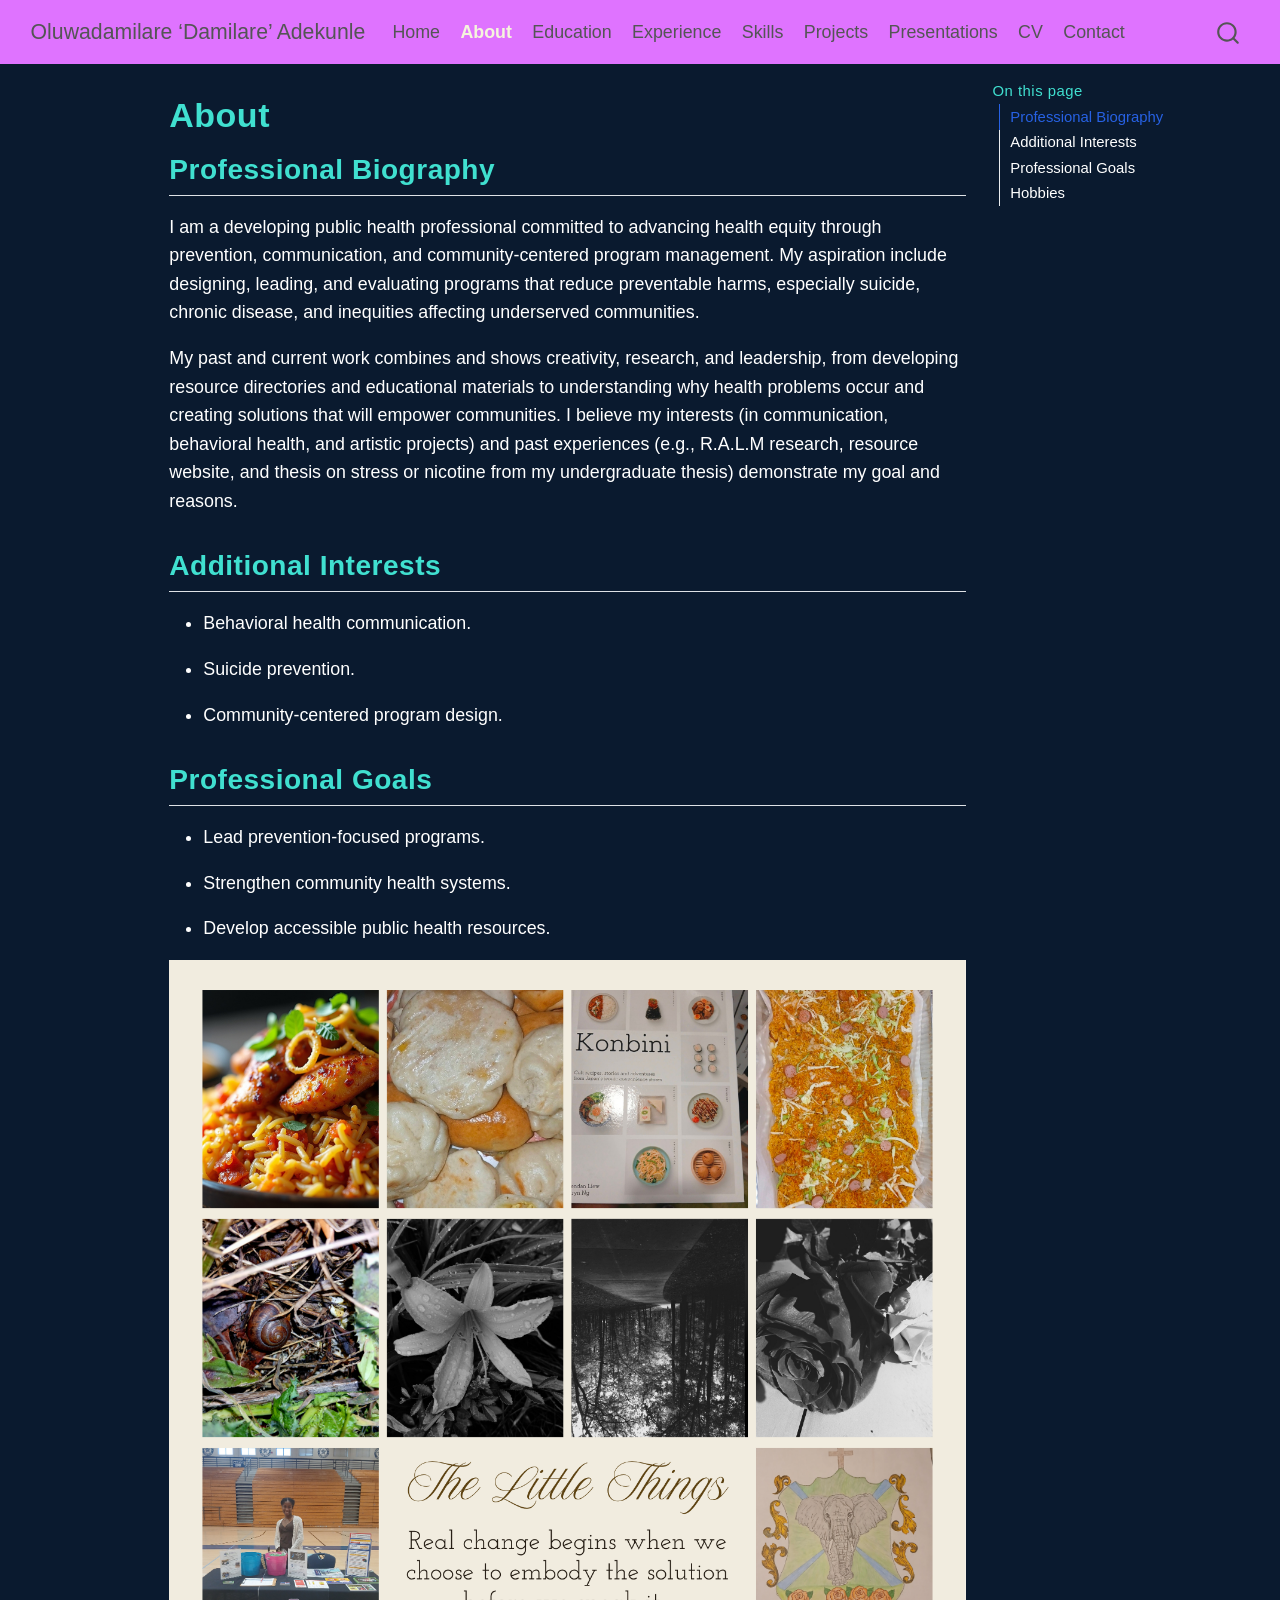
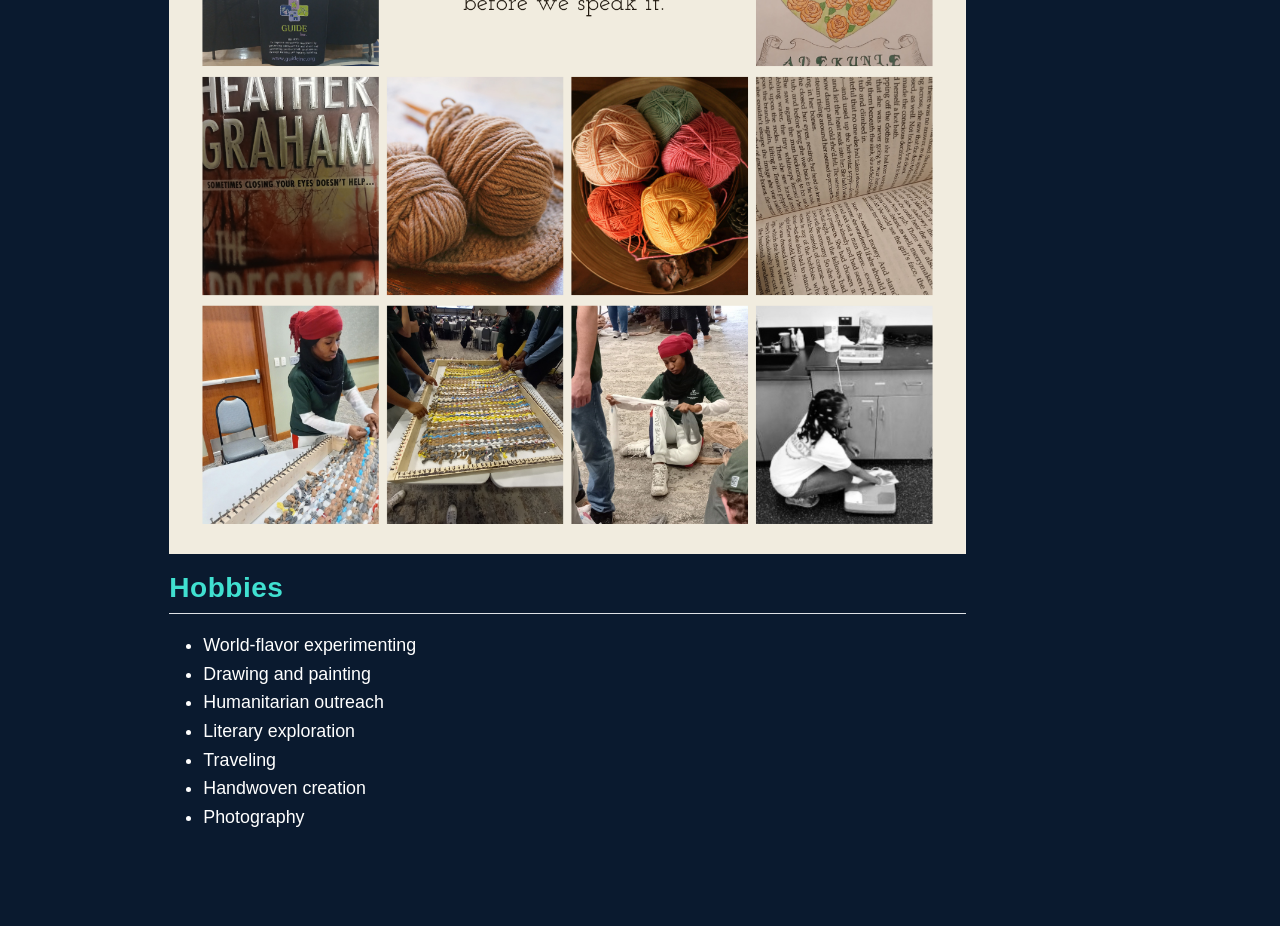
<file: portfolio/damilare-adekunle-portfolio/docs/about.html>
<!DOCTYPE html>
<html xmlns="http://www.w3.org/1999/xhtml" lang="en" xml:lang="en"><head>

<meta charset="utf-8">
<meta name="generator" content="quarto-1.10.18">

<meta name="viewport" content="width=device-width, initial-scale=1.0, user-scalable=yes">


<title>About – Oluwadamilare ‘Damilare’ Adekunle</title>
<style>
/* Default styles provided by pandoc.
** See https://pandoc.org/MANUAL.html#variables-for-html for config info.
*/
span.smallcaps{font-variant: small-caps;}
div.columns{display: flex; gap: 1.5em;}
div.column{flex: auto;}
@media screen {
div.columns{gap: min(4vw, 1.5em);}
div.column{overflow-x: auto;}
}
div.hanging-indent{margin-left: 1.5em; text-indent: -1.5em;}
ul.task-list{list-style: none;}
ul.task-list li input[type="checkbox"] {
  width: 0.8em;
  margin: 0 0.8em 0.2em -1em; /* quarto-specific, see https://github.com/quarto-dev/quarto-cli/issues/4556 */ 
  vertical-align: middle;
}
</style>


<script src="site_libs/quarto-nav/quarto-nav.js"></script>
<script src="site_libs/quarto-nav/headroom.min.js"></script>
<script src="site_libs/clipboard/clipboard.min.js"></script>
<script src="site_libs/quarto-search/autocomplete.umd.js"></script>
<script src="site_libs/quarto-search/fuse.min.js"></script>
<script src="site_libs/quarto-search/quarto-search.js"></script>
<meta name="quarto:offset" content="./">
<script src="site_libs/quarto-html/quarto.js" type="module"></script>
<script src="site_libs/quarto-html/tabsets/tabsets.js" type="module"></script>
<script src="site_libs/quarto-html/popper.min.js"></script>
<script src="site_libs/quarto-html/tippy.umd.min.js"></script>
<script src="site_libs/quarto-html/anchor.min.js"></script>
<link href="site_libs/quarto-html/tippy.css" rel="stylesheet">
<link href="site_libs/quarto-html/quarto-syntax-highlighting-64a204ab8560d761af7679ceaba22944.css" rel="stylesheet" id="quarto-text-highlighting-styles">
<script src="site_libs/bootstrap/bootstrap.min.js"></script>
<link href="site_libs/bootstrap/bootstrap-icons.css" rel="stylesheet">
<link href="site_libs/bootstrap/bootstrap-172ba59bd5e0b52282274ba0c0cc16fc.min.css" rel="stylesheet" append-hash="true" id="quarto-bootstrap" data-mode="light">
<script id="quarto-search-options" type="application/json">{
  "location": "navbar",
  "copy-button": false,
  "collapse-after": 3,
  "panel-placement": "end",
  "type": "overlay",
  "limit": 50,
  "keyboard-shortcut": [
    "f",
    "/",
    "s"
  ],
  "show-item-context": false,
  "language": {
    "search-no-results-text": "No results",
    "search-matching-documents-text": "matching documents",
    "search-copy-link-title": "Copy link to search",
    "search-hide-matches-text": "Hide additional matches",
    "search-more-match-text": "more match in this document",
    "search-more-matches-text": "more matches in this document",
    "search-clear-button-title": "Clear",
    "search-text-placeholder": "",
    "search-detached-cancel-button-title": "Cancel",
    "search-submit-button-title": "Submit",
    "search-label": "Search"
  }
}</script>


<link rel="stylesheet" href="styles.css">
</head>

<body class="nav-fixed quarto-light">

<div id="quarto-search-results"></div>
  <header id="quarto-header" class="headroom fixed-top">
    <nav class="navbar navbar-expand-lg " data-bs-theme="dark">
      <div class="navbar-container container-fluid">
      <div class="navbar-brand-container mx-auto">
    <a class="navbar-brand" href="./index.html">
    <span class="navbar-title">Oluwadamilare ‘Damilare’ Adekunle</span>
    </a>
  </div>
            <div id="quarto-search" class="" title="Search"></div>
          <button class="navbar-toggler" type="button" data-bs-toggle="collapse" data-bs-target="#navbarCollapse" aria-controls="navbarCollapse" role="menu" aria-expanded="false" aria-label="Toggle navigation" onclick="if (window.quartoToggleHeadroom) { window.quartoToggleHeadroom(); }">
  <span class="navbar-toggler-icon"></span>
</button>
          <div class="collapse navbar-collapse" id="navbarCollapse">
            <ul class="navbar-nav navbar-nav-scroll me-auto">
  <li class="nav-item">
    <a class="nav-link" href="./index.html"> 
<span class="menu-text">Home</span></a>
  </li>  
  <li class="nav-item">
    <a class="nav-link active" href="./about.html" aria-current="page"> 
<span class="menu-text">About</span></a>
  </li>  
  <li class="nav-item">
    <a class="nav-link" href="./education.html"> 
<span class="menu-text">Education</span></a>
  </li>  
  <li class="nav-item">
    <a class="nav-link" href="./experience.html"> 
<span class="menu-text">Experience</span></a>
  </li>  
  <li class="nav-item">
    <a class="nav-link" href="./skills.html"> 
<span class="menu-text">Skills</span></a>
  </li>  
  <li class="nav-item">
    <a class="nav-link" href="./projects.html"> 
<span class="menu-text">Projects</span></a>
  </li>  
  <li class="nav-item">
    <a class="nav-link" href="./presentations.html"> 
<span class="menu-text">Presentations</span></a>
  </li>  
  <li class="nav-item">
    <a class="nav-link" href="./cv.html"> 
<span class="menu-text">CV</span></a>
  </li>  
  <li class="nav-item">
    <a class="nav-link" href="./contact.html"> 
<span class="menu-text">Contact</span></a>
  </li>  
</ul>
          </div> <!-- /navcollapse -->
            <div class="quarto-navbar-tools">
</div>
      </div> <!-- /container-fluid -->
    </nav>
</header>
<!-- content -->
<div id="quarto-content" class="quarto-container page-columns page-rows-contents page-layout-article page-navbar">
<!-- sidebar -->
<!-- margin-sidebar -->
    <div id="quarto-margin-sidebar" class="sidebar margin-sidebar">
        <nav id="TOC" role="doc-toc" class="toc-active">
    <h2 id="toc-title">On this page</h2>
   
  <ul>
  <li><a href="#professional-biography" id="toc-professional-biography" class="nav-link active" data-scroll-target="#professional-biography">Professional Biography</a></li>
  <li><a href="#additional-interests" id="toc-additional-interests" class="nav-link" data-scroll-target="#additional-interests">Additional Interests</a></li>
  <li><a href="#professional-goals" id="toc-professional-goals" class="nav-link" data-scroll-target="#professional-goals">Professional Goals</a></li>
  <li><a href="#hobbies" id="toc-hobbies" class="nav-link" data-scroll-target="#hobbies">Hobbies</a></li>
  </ul>
</nav>
    </div>
<!-- main -->
<main class="content" id="quarto-document-content">

<header id="title-block-header" class="quarto-title-block default">
<div class="quarto-title">
<h1 class="title">About</h1>
</div>



<div class="quarto-title-meta">

    
  
    
  </div>
  


</header>


<section id="professional-biography" class="level2">
<h2 class="anchored" data-anchor-id="professional-biography">Professional Biography</h2>
<p>I am a developing public health professional committed to advancing health equity through prevention, communication, and community-centered program management. My aspiration include designing, leading, and evaluating programs that reduce preventable harms, especially suicide, chronic disease, and inequities affecting underserved communities.</p>
<p>My past and current work combines and shows creativity, research, and leadership, from developing resource directories and educational materials to understanding why health problems occur and creating solutions that will empower communities. I believe my interests (in communication, behavioral health, and artistic projects) and past experiences (e.g., R.A.L.M research, resource website, and thesis on stress or nicotine from my undergraduate thesis) demonstrate my goal and reasons.</p>
</section>
<section id="additional-interests" class="level2">
<h2 class="anchored" data-anchor-id="additional-interests">Additional Interests</h2>
<ul>
<li><p>Behavioral health communication.</p></li>
<li><p>Suicide prevention.</p></li>
<li><p>Community-centered program design.</p></li>
</ul>
</section>
<section id="professional-goals" class="level2">
<h2 class="anchored" data-anchor-id="professional-goals">Professional Goals</h2>
<ul>
<li><p>Lead prevention-focused programs.</p></li>
<li><p>Strengthen community health systems.</p></li>
<li><p>Develop accessible public health resources.</p></li>
</ul>
<p><img src="images/Hobbies-photo-collage.png" class="float-headshot img-fluid"></p>
</section>
<section id="hobbies" class="level2">
<h2 class="anchored" data-anchor-id="hobbies">Hobbies</h2>
<ul>
<li>World-flavor experimenting</li>
<li>Drawing and painting</li>
<li>Humanitarian outreach</li>
<li>Literary exploration</li>
<li>Traveling</li>
<li>Handwoven creation</li>
<li>Photography</li>
</ul>


</section>

</main> <!-- /main -->
<script id="quarto-html-after-body" type="application/javascript">
  window.document.addEventListener("DOMContentLoaded", function (event) {
    const icon = "";
    const anchorJS = new window.AnchorJS();
    anchorJS.options = {
      placement: 'right',
      icon: icon
    };
    anchorJS.add('.anchored');
    const isCodeAnnotation = (el) => {
      for (const clz of el.classList) {
        if (clz.startsWith('code-annotation-')) {                     
          return true;
        }
      }
      return false;
    }
    const onCopySuccess = function(e) {
      // button target
      const button = e.trigger;
      // don't keep focus
      button.blur();
      // flash "checked"
      button.classList.add('code-copy-button-checked');
      var currentTitle = button.getAttribute("title");
      button.setAttribute("title", "Copied!");
      let tooltip;
      if (window.bootstrap) {
        button.setAttribute("data-bs-toggle", "tooltip");
        button.setAttribute("data-bs-placement", "left");
        button.setAttribute("data-bs-title", "Copied!");
        tooltip = new bootstrap.Tooltip(button, 
          { trigger: "manual", 
            customClass: "code-copy-button-tooltip",
            offset: [0, -8]});
        tooltip.show();    
      }
      setTimeout(function() {
        if (tooltip) {
          tooltip.hide();
          button.removeAttribute("data-bs-title");
          button.removeAttribute("data-bs-toggle");
          button.removeAttribute("data-bs-placement");
        }
        button.setAttribute("title", currentTitle);
        button.classList.remove('code-copy-button-checked');
      }, 1000);
      // clear code selection
      e.clearSelection();
    }
    const getTextToCopy = function(trigger) {
      const outerScaffold = trigger.parentElement.cloneNode(true);
      const codeEl = outerScaffold.querySelector('code');
      for (const childEl of codeEl.children) {
        if (isCodeAnnotation(childEl)) {
          childEl.remove();
        }
      }
      return codeEl.innerText;
    }
    const clipboard = new window.ClipboardJS('.code-copy-button:not([data-in-quarto-modal])', {
      text: getTextToCopy
    });
    clipboard.on('success', onCopySuccess);
    if (window.document.getElementById('quarto-embedded-source-code-modal')) {
      const clipboardModal = new window.ClipboardJS('.code-copy-button[data-in-quarto-modal]', {
        text: getTextToCopy,
        container: window.document.getElementById('quarto-embedded-source-code-modal')
      });
      clipboardModal.on('success', onCopySuccess);
    }
      var localhostRegex = new RegExp(/^(?:http|https):\/\/localhost\:?[0-9]*\//);
      var mailtoRegex = new RegExp(/^mailto:/);
        var filterRegex = new RegExp('/' + window.location.host + '/');
      var isInternal = (href) => {
          return filterRegex.test(href) || localhostRegex.test(href) || mailtoRegex.test(href);
      }
      // Inspect non-navigation links and adorn them if external
     var links = window.document.querySelectorAll('a[href]:not(.nav-link):not(.navbar-brand):not(.toc-action):not(.sidebar-link):not(.sidebar-item-toggle):not(.pagination-link):not(.no-external):not([aria-hidden]):not(.dropdown-item):not(.quarto-navigation-tool):not(.about-link)');
      for (var i=0; i<links.length; i++) {
        const link = links[i];
        if (!isInternal(link.href)) {
          // undo the damage that might have been done by quarto-nav.js in the case of
          // links that we want to consider external
          if (link.dataset.originalHref !== undefined) {
            link.href = link.dataset.originalHref;
          }
        }
      }
    function tippyHover(el, contentFn, onTriggerFn, onUntriggerFn) {
      const config = {
        allowHTML: true,
        maxWidth: 500,
        delay: 100,
        arrow: false,
        appendTo: function(el) {
            return el.parentElement;
        },
        interactive: true,
        interactiveBorder: 10,
        theme: 'quarto',
        placement: 'bottom-start',
      };
      if (contentFn) {
        config.content = contentFn;
      }
      if (onTriggerFn) {
        config.onTrigger = onTriggerFn;
      }
      if (onUntriggerFn) {
        config.onUntrigger = onUntriggerFn;
      }
      window.tippy(el, config); 
    }
    const noterefs = window.document.querySelectorAll('a[role="doc-noteref"]');
    for (var i=0; i<noterefs.length; i++) {
      const ref = noterefs[i];
      tippyHover(ref, function() {
        // use id or data attribute instead here
        let href = ref.getAttribute('data-footnote-href') || ref.getAttribute('href');
        try { href = new URL(href).hash; } catch {}
        const id = href.replace(/^#\/?/, "");
        const note = window.document.getElementById(id);
        if (note) {
          return note.innerHTML;
        } else {
          return "";
        }
      });
    }
    const xrefs = window.document.querySelectorAll('a.quarto-xref');
    const processXRef = (id, note) => {
      // Strip column container classes
      const stripColumnClz = (el) => {
        el.classList.remove("page-full", "page-columns");
        if (el.children) {
          for (const child of el.children) {
            stripColumnClz(child);
          }
        }
      }
      stripColumnClz(note)
      if (id === null || id.startsWith('sec-')) {
        // Special case sections, only their first couple elements
        const container = document.createElement("div");
        if (note.children && note.children.length > 2) {
          container.appendChild(note.children[0].cloneNode(true));
          for (let i = 1; i < note.children.length; i++) {
            const child = note.children[i];
            if (child.tagName === "P" && child.innerText === "") {
              continue;
            } else {
              container.appendChild(child.cloneNode(true));
              break;
            }
          }
          if (window.Quarto?.typesetMath) {
            window.Quarto.typesetMath(container);
          }
          return container.innerHTML
        } else {
          if (window.Quarto?.typesetMath) {
            window.Quarto.typesetMath(note);
          }
          return note.innerHTML;
        }
      } else {
        // Remove any anchor links if they are present
        const anchorLink = note.querySelector('a.anchorjs-link');
        if (anchorLink) {
          anchorLink.remove();
        }
        if (window.Quarto?.typesetMath) {
          window.Quarto.typesetMath(note);
        }
        if (note.classList.contains("callout")) {
          return note.outerHTML;
        } else {
          return note.innerHTML;
        }
      }
    }
    for (var i=0; i<xrefs.length; i++) {
      const xref = xrefs[i];
      tippyHover(xref, undefined, function(instance) {
        instance.disable();
        let url = xref.getAttribute('href');
        let hash = undefined; 
        if (url.startsWith('#')) {
          hash = url;
        } else {
          try { hash = new URL(url).hash; } catch {}
        }
        if (hash) {
          const id = hash.replace(/^#\/?/, "");
          const note = window.document.getElementById(id);
          if (note !== null) {
            try {
              const html = processXRef(id, note.cloneNode(true));
              instance.setContent(html);
            } finally {
              instance.enable();
              instance.show();
            }
          } else {
            // See if we can fetch this
            fetch(url.split('#')[0])
            .then(res => res.text())
            .then(html => {
              const parser = new DOMParser();
              const htmlDoc = parser.parseFromString(html, "text/html");
              const note = htmlDoc.getElementById(id);
              if (note !== null) {
                const html = processXRef(id, note);
                instance.setContent(html);
              } 
            }).finally(() => {
              instance.enable();
              instance.show();
            });
          }
        } else {
          // See if we can fetch a full url (with no hash to target)
          // This is a special case and we should probably do some content thinning / targeting
          fetch(url)
          .then(res => res.text())
          .then(html => {
            const parser = new DOMParser();
            const htmlDoc = parser.parseFromString(html, "text/html");
            const note = htmlDoc.querySelector('main.content');
            if (note !== null) {
              // This should only happen for chapter cross references
              // (since there is no id in the URL)
              // remove the first header
              if (note.children.length > 0 && note.children[0].tagName === "HEADER") {
                note.children[0].remove();
              }
              const html = processXRef(null, note);
              instance.setContent(html);
            } 
          }).finally(() => {
            instance.enable();
            instance.show();
          });
        }
      }, function(instance) {
      });
    }
        let selectedAnnoteEl;
        const selectorForAnnotation = ( cell, annotation) => {
          let cellAttr = 'data-code-cell="' + cell + '"';
          let lineAttr = 'data-code-annotation="' +  annotation + '"';
          const selector = 'span[' + cellAttr + '][' + lineAttr + ']';
          return selector;
        }
        const selectCodeLines = (annoteEl) => {
          const doc = window.document;
          const targetCell = annoteEl.getAttribute("data-target-cell");
          const targetAnnotation = annoteEl.getAttribute("data-target-annotation");
          const annoteSpan = window.document.querySelector(selectorForAnnotation(targetCell, targetAnnotation));
          const lines = annoteSpan.getAttribute("data-code-lines").split(",");
          const lineIds = lines.map((line) => {
            return targetCell + "-" + line;
          })
          let top = null;
          let height = null;
          let parent = null;
          if (lineIds.length > 0) {
              //compute the position of the single el (top and bottom and make a div)
              const el = window.document.getElementById(lineIds[0]);
              top = el.offsetTop;
              height = el.offsetHeight;
              parent = el.parentElement.parentElement;
            if (lineIds.length > 1) {
              const lastEl = window.document.getElementById(lineIds[lineIds.length - 1]);
              const bottom = lastEl.offsetTop + lastEl.offsetHeight;
              height = bottom - top;
            }
            if (top !== null && height !== null && parent !== null) {
              // cook up a div (if necessary) and position it 
              let div = window.document.getElementById("code-annotation-line-highlight");
              if (div === null) {
                div = window.document.createElement("div");
                div.setAttribute("id", "code-annotation-line-highlight");
                div.style.position = 'absolute';
                parent.appendChild(div);
              }
              div.style.top = top - 2 + "px";
              div.style.height = height + 4 + "px";
              div.style.left = 0;
              let gutterDiv = window.document.getElementById("code-annotation-line-highlight-gutter");
              if (gutterDiv === null) {
                gutterDiv = window.document.createElement("div");
                gutterDiv.setAttribute("id", "code-annotation-line-highlight-gutter");
                gutterDiv.style.position = 'absolute';
                const codeCell = window.document.getElementById(targetCell);
                const gutter = codeCell.querySelector('.code-annotation-gutter');
                gutter.appendChild(gutterDiv);
              }
              gutterDiv.style.top = top - 2 + "px";
              gutterDiv.style.height = height + 4 + "px";
            }
            selectedAnnoteEl = annoteEl;
          }
        };
        const unselectCodeLines = () => {
          const elementsIds = ["code-annotation-line-highlight", "code-annotation-line-highlight-gutter"];
          elementsIds.forEach((elId) => {
            const div = window.document.getElementById(elId);
            if (div) {
              div.remove();
            }
          });
          selectedAnnoteEl = undefined;
        };
          // Handle positioning of the toggle
      window.addEventListener(
        "resize",
        throttle(() => {
          elRect = undefined;
          if (selectedAnnoteEl) {
            selectCodeLines(selectedAnnoteEl);
          }
        }, 10)
      );
      function throttle(fn, ms) {
      let throttle = false;
      let timer;
        return (...args) => {
          if(!throttle) { // first call gets through
              fn.apply(this, args);
              throttle = true;
          } else { // all the others get throttled
              if(timer) clearTimeout(timer); // cancel #2
              timer = setTimeout(() => {
                fn.apply(this, args);
                timer = throttle = false;
              }, ms);
          }
        };
      }
        // Attach click handler to the DT
        const annoteDls = window.document.querySelectorAll('dt[data-target-cell]');
        for (const annoteDlNode of annoteDls) {
          annoteDlNode.addEventListener('click', (event) => {
            const clickedEl = event.target;
            if (clickedEl !== selectedAnnoteEl) {
              unselectCodeLines();
              const activeEl = window.document.querySelector('dt[data-target-cell].code-annotation-active');
              if (activeEl) {
                activeEl.classList.remove('code-annotation-active');
              }
              selectCodeLines(clickedEl);
              clickedEl.classList.add('code-annotation-active');
            } else {
              // Unselect the line
              unselectCodeLines();
              clickedEl.classList.remove('code-annotation-active');
            }
          });
        }
    const findCites = (el) => {
      const parentEl = el.parentElement;
      if (parentEl) {
        const cites = parentEl.dataset.cites;
        if (cites) {
          return {
            el,
            cites: cites.split(' ')
          };
        } else {
          return findCites(el.parentElement)
        }
      } else {
        return undefined;
      }
    };
    var bibliorefs = window.document.querySelectorAll('a[role="doc-biblioref"]');
    for (var i=0; i<bibliorefs.length; i++) {
      const ref = bibliorefs[i];
      const citeInfo = findCites(ref);
      if (citeInfo) {
        tippyHover(citeInfo.el, function() {
          var popup = window.document.createElement('div');
          citeInfo.cites.forEach(function(cite) {
            var citeDiv = window.document.createElement('div');
            citeDiv.classList.add('hanging-indent');
            citeDiv.classList.add('csl-entry');
            var biblioDiv = window.document.getElementById('ref-' + cite);
            if (biblioDiv) {
              citeDiv.innerHTML = biblioDiv.innerHTML;
            }
            popup.appendChild(citeDiv);
          });
          return popup.innerHTML;
        });
      }
    }
  });
  </script>
</div> <!-- /content -->




</body></html>
</file>
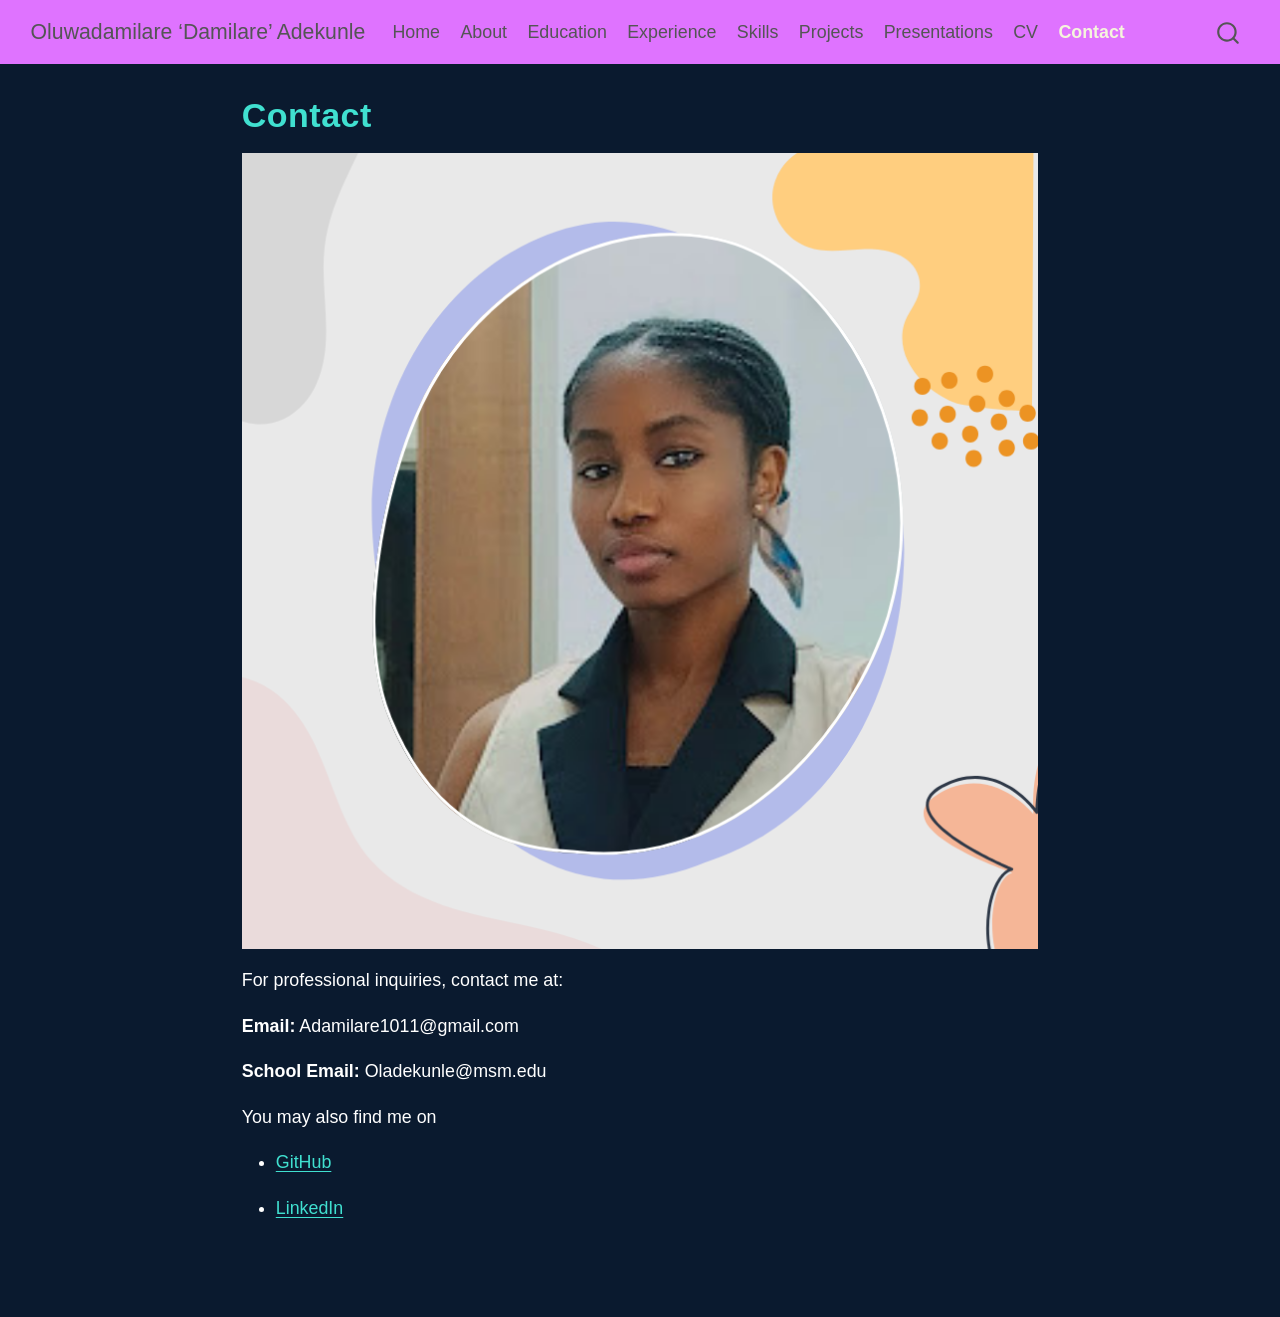
<file: portfolio/damilare-adekunle-portfolio/docs/contact.html>
<!DOCTYPE html>
<html xmlns="http://www.w3.org/1999/xhtml" lang="en" xml:lang="en"><head>

<meta charset="utf-8">
<meta name="generator" content="quarto-1.10.18">

<meta name="viewport" content="width=device-width, initial-scale=1.0, user-scalable=yes">


<title>Contact – Oluwadamilare ‘Damilare’ Adekunle</title>
<style>
/* Default styles provided by pandoc.
** See https://pandoc.org/MANUAL.html#variables-for-html for config info.
*/
span.smallcaps{font-variant: small-caps;}
div.columns{display: flex; gap: 1.5em;}
div.column{flex: auto;}
@media screen {
div.columns{gap: min(4vw, 1.5em);}
div.column{overflow-x: auto;}
}
div.hanging-indent{margin-left: 1.5em; text-indent: -1.5em;}
ul.task-list{list-style: none;}
ul.task-list li input[type="checkbox"] {
  width: 0.8em;
  margin: 0 0.8em 0.2em -1em; /* quarto-specific, see https://github.com/quarto-dev/quarto-cli/issues/4556 */ 
  vertical-align: middle;
}
</style>


<script src="site_libs/quarto-nav/quarto-nav.js"></script>
<script src="site_libs/quarto-nav/headroom.min.js"></script>
<script src="site_libs/clipboard/clipboard.min.js"></script>
<script src="site_libs/quarto-search/autocomplete.umd.js"></script>
<script src="site_libs/quarto-search/fuse.min.js"></script>
<script src="site_libs/quarto-search/quarto-search.js"></script>
<meta name="quarto:offset" content="./">
<script src="site_libs/quarto-html/quarto.js" type="module"></script>
<script src="site_libs/quarto-html/tabsets/tabsets.js" type="module"></script>
<script src="site_libs/quarto-html/popper.min.js"></script>
<script src="site_libs/quarto-html/tippy.umd.min.js"></script>
<script src="site_libs/quarto-html/anchor.min.js"></script>
<link href="site_libs/quarto-html/tippy.css" rel="stylesheet">
<link href="site_libs/quarto-html/quarto-syntax-highlighting-64a204ab8560d761af7679ceaba22944.css" rel="stylesheet" id="quarto-text-highlighting-styles">
<script src="site_libs/bootstrap/bootstrap.min.js"></script>
<link href="site_libs/bootstrap/bootstrap-icons.css" rel="stylesheet">
<link href="site_libs/bootstrap/bootstrap-172ba59bd5e0b52282274ba0c0cc16fc.min.css" rel="stylesheet" append-hash="true" id="quarto-bootstrap" data-mode="light">
<script id="quarto-search-options" type="application/json">{
  "location": "navbar",
  "copy-button": false,
  "collapse-after": 3,
  "panel-placement": "end",
  "type": "overlay",
  "limit": 50,
  "keyboard-shortcut": [
    "f",
    "/",
    "s"
  ],
  "show-item-context": false,
  "language": {
    "search-no-results-text": "No results",
    "search-matching-documents-text": "matching documents",
    "search-copy-link-title": "Copy link to search",
    "search-hide-matches-text": "Hide additional matches",
    "search-more-match-text": "more match in this document",
    "search-more-matches-text": "more matches in this document",
    "search-clear-button-title": "Clear",
    "search-text-placeholder": "",
    "search-detached-cancel-button-title": "Cancel",
    "search-submit-button-title": "Submit",
    "search-label": "Search"
  }
}</script>


<link rel="stylesheet" href="styles.css">
</head>

<body class="nav-fixed fullcontent quarto-light">

<div id="quarto-search-results"></div>
  <header id="quarto-header" class="headroom fixed-top">
    <nav class="navbar navbar-expand-lg " data-bs-theme="dark">
      <div class="navbar-container container-fluid">
      <div class="navbar-brand-container mx-auto">
    <a class="navbar-brand" href="./index.html">
    <span class="navbar-title">Oluwadamilare ‘Damilare’ Adekunle</span>
    </a>
  </div>
            <div id="quarto-search" class="" title="Search"></div>
          <button class="navbar-toggler" type="button" data-bs-toggle="collapse" data-bs-target="#navbarCollapse" aria-controls="navbarCollapse" role="menu" aria-expanded="false" aria-label="Toggle navigation" onclick="if (window.quartoToggleHeadroom) { window.quartoToggleHeadroom(); }">
  <span class="navbar-toggler-icon"></span>
</button>
          <div class="collapse navbar-collapse" id="navbarCollapse">
            <ul class="navbar-nav navbar-nav-scroll me-auto">
  <li class="nav-item">
    <a class="nav-link" href="./index.html"> 
<span class="menu-text">Home</span></a>
  </li>  
  <li class="nav-item">
    <a class="nav-link" href="./about.html"> 
<span class="menu-text">About</span></a>
  </li>  
  <li class="nav-item">
    <a class="nav-link" href="./education.html"> 
<span class="menu-text">Education</span></a>
  </li>  
  <li class="nav-item">
    <a class="nav-link" href="./experience.html"> 
<span class="menu-text">Experience</span></a>
  </li>  
  <li class="nav-item">
    <a class="nav-link" href="./skills.html"> 
<span class="menu-text">Skills</span></a>
  </li>  
  <li class="nav-item">
    <a class="nav-link" href="./projects.html"> 
<span class="menu-text">Projects</span></a>
  </li>  
  <li class="nav-item">
    <a class="nav-link" href="./presentations.html"> 
<span class="menu-text">Presentations</span></a>
  </li>  
  <li class="nav-item">
    <a class="nav-link" href="./cv.html"> 
<span class="menu-text">CV</span></a>
  </li>  
  <li class="nav-item">
    <a class="nav-link active" href="./contact.html" aria-current="page"> 
<span class="menu-text">Contact</span></a>
  </li>  
</ul>
          </div> <!-- /navcollapse -->
            <div class="quarto-navbar-tools">
</div>
      </div> <!-- /container-fluid -->
    </nav>
</header>
<!-- content -->
<div id="quarto-content" class="quarto-container page-columns page-rows-contents page-layout-article page-navbar">
<!-- sidebar -->
<!-- margin-sidebar -->
    
<!-- main -->
<main class="content" id="quarto-document-content">

<header id="title-block-header" class="quarto-title-block default">
<div class="quarto-title">
<h1 class="title">Contact</h1>
</div>



<div class="quarto-title-meta">

    
  
    
  </div>
  


</header>


<p><img src="images/ContactHeadshot.png" class="float-headshot img-fluid"></p>
<p>For professional inquiries, contact me at:</p>
<p><strong>Email:</strong> Adamilare1011@gmail.com</p>
<p><strong>School Email:</strong> Oladekunle@msm.edu</p>
<p>You may also find me on</p>
<ul>
<li><p><a href="https://github.com/Damilare-Adekunle1">GitHub</a></p></li>
<li><p><a href="https://www.linkedin.com/in/oluwadamilare-a-41396b286">LinkedIn</a></p></li>
</ul>



</main> <!-- /main -->
<script id="quarto-html-after-body" type="application/javascript">
  window.document.addEventListener("DOMContentLoaded", function (event) {
    const icon = "";
    const anchorJS = new window.AnchorJS();
    anchorJS.options = {
      placement: 'right',
      icon: icon
    };
    anchorJS.add('.anchored');
    const isCodeAnnotation = (el) => {
      for (const clz of el.classList) {
        if (clz.startsWith('code-annotation-')) {                     
          return true;
        }
      }
      return false;
    }
    const onCopySuccess = function(e) {
      // button target
      const button = e.trigger;
      // don't keep focus
      button.blur();
      // flash "checked"
      button.classList.add('code-copy-button-checked');
      var currentTitle = button.getAttribute("title");
      button.setAttribute("title", "Copied!");
      let tooltip;
      if (window.bootstrap) {
        button.setAttribute("data-bs-toggle", "tooltip");
        button.setAttribute("data-bs-placement", "left");
        button.setAttribute("data-bs-title", "Copied!");
        tooltip = new bootstrap.Tooltip(button, 
          { trigger: "manual", 
            customClass: "code-copy-button-tooltip",
            offset: [0, -8]});
        tooltip.show();    
      }
      setTimeout(function() {
        if (tooltip) {
          tooltip.hide();
          button.removeAttribute("data-bs-title");
          button.removeAttribute("data-bs-toggle");
          button.removeAttribute("data-bs-placement");
        }
        button.setAttribute("title", currentTitle);
        button.classList.remove('code-copy-button-checked');
      }, 1000);
      // clear code selection
      e.clearSelection();
    }
    const getTextToCopy = function(trigger) {
      const outerScaffold = trigger.parentElement.cloneNode(true);
      const codeEl = outerScaffold.querySelector('code');
      for (const childEl of codeEl.children) {
        if (isCodeAnnotation(childEl)) {
          childEl.remove();
        }
      }
      return codeEl.innerText;
    }
    const clipboard = new window.ClipboardJS('.code-copy-button:not([data-in-quarto-modal])', {
      text: getTextToCopy
    });
    clipboard.on('success', onCopySuccess);
    if (window.document.getElementById('quarto-embedded-source-code-modal')) {
      const clipboardModal = new window.ClipboardJS('.code-copy-button[data-in-quarto-modal]', {
        text: getTextToCopy,
        container: window.document.getElementById('quarto-embedded-source-code-modal')
      });
      clipboardModal.on('success', onCopySuccess);
    }
      var localhostRegex = new RegExp(/^(?:http|https):\/\/localhost\:?[0-9]*\//);
      var mailtoRegex = new RegExp(/^mailto:/);
        var filterRegex = new RegExp('/' + window.location.host + '/');
      var isInternal = (href) => {
          return filterRegex.test(href) || localhostRegex.test(href) || mailtoRegex.test(href);
      }
      // Inspect non-navigation links and adorn them if external
     var links = window.document.querySelectorAll('a[href]:not(.nav-link):not(.navbar-brand):not(.toc-action):not(.sidebar-link):not(.sidebar-item-toggle):not(.pagination-link):not(.no-external):not([aria-hidden]):not(.dropdown-item):not(.quarto-navigation-tool):not(.about-link)');
      for (var i=0; i<links.length; i++) {
        const link = links[i];
        if (!isInternal(link.href)) {
          // undo the damage that might have been done by quarto-nav.js in the case of
          // links that we want to consider external
          if (link.dataset.originalHref !== undefined) {
            link.href = link.dataset.originalHref;
          }
        }
      }
    function tippyHover(el, contentFn, onTriggerFn, onUntriggerFn) {
      const config = {
        allowHTML: true,
        maxWidth: 500,
        delay: 100,
        arrow: false,
        appendTo: function(el) {
            return el.parentElement;
        },
        interactive: true,
        interactiveBorder: 10,
        theme: 'quarto',
        placement: 'bottom-start',
      };
      if (contentFn) {
        config.content = contentFn;
      }
      if (onTriggerFn) {
        config.onTrigger = onTriggerFn;
      }
      if (onUntriggerFn) {
        config.onUntrigger = onUntriggerFn;
      }
      window.tippy(el, config); 
    }
    const noterefs = window.document.querySelectorAll('a[role="doc-noteref"]');
    for (var i=0; i<noterefs.length; i++) {
      const ref = noterefs[i];
      tippyHover(ref, function() {
        // use id or data attribute instead here
        let href = ref.getAttribute('data-footnote-href') || ref.getAttribute('href');
        try { href = new URL(href).hash; } catch {}
        const id = href.replace(/^#\/?/, "");
        const note = window.document.getElementById(id);
        if (note) {
          return note.innerHTML;
        } else {
          return "";
        }
      });
    }
    const xrefs = window.document.querySelectorAll('a.quarto-xref');
    const processXRef = (id, note) => {
      // Strip column container classes
      const stripColumnClz = (el) => {
        el.classList.remove("page-full", "page-columns");
        if (el.children) {
          for (const child of el.children) {
            stripColumnClz(child);
          }
        }
      }
      stripColumnClz(note)
      if (id === null || id.startsWith('sec-')) {
        // Special case sections, only their first couple elements
        const container = document.createElement("div");
        if (note.children && note.children.length > 2) {
          container.appendChild(note.children[0].cloneNode(true));
          for (let i = 1; i < note.children.length; i++) {
            const child = note.children[i];
            if (child.tagName === "P" && child.innerText === "") {
              continue;
            } else {
              container.appendChild(child.cloneNode(true));
              break;
            }
          }
          if (window.Quarto?.typesetMath) {
            window.Quarto.typesetMath(container);
          }
          return container.innerHTML
        } else {
          if (window.Quarto?.typesetMath) {
            window.Quarto.typesetMath(note);
          }
          return note.innerHTML;
        }
      } else {
        // Remove any anchor links if they are present
        const anchorLink = note.querySelector('a.anchorjs-link');
        if (anchorLink) {
          anchorLink.remove();
        }
        if (window.Quarto?.typesetMath) {
          window.Quarto.typesetMath(note);
        }
        if (note.classList.contains("callout")) {
          return note.outerHTML;
        } else {
          return note.innerHTML;
        }
      }
    }
    for (var i=0; i<xrefs.length; i++) {
      const xref = xrefs[i];
      tippyHover(xref, undefined, function(instance) {
        instance.disable();
        let url = xref.getAttribute('href');
        let hash = undefined; 
        if (url.startsWith('#')) {
          hash = url;
        } else {
          try { hash = new URL(url).hash; } catch {}
        }
        if (hash) {
          const id = hash.replace(/^#\/?/, "");
          const note = window.document.getElementById(id);
          if (note !== null) {
            try {
              const html = processXRef(id, note.cloneNode(true));
              instance.setContent(html);
            } finally {
              instance.enable();
              instance.show();
            }
          } else {
            // See if we can fetch this
            fetch(url.split('#')[0])
            .then(res => res.text())
            .then(html => {
              const parser = new DOMParser();
              const htmlDoc = parser.parseFromString(html, "text/html");
              const note = htmlDoc.getElementById(id);
              if (note !== null) {
                const html = processXRef(id, note);
                instance.setContent(html);
              } 
            }).finally(() => {
              instance.enable();
              instance.show();
            });
          }
        } else {
          // See if we can fetch a full url (with no hash to target)
          // This is a special case and we should probably do some content thinning / targeting
          fetch(url)
          .then(res => res.text())
          .then(html => {
            const parser = new DOMParser();
            const htmlDoc = parser.parseFromString(html, "text/html");
            const note = htmlDoc.querySelector('main.content');
            if (note !== null) {
              // This should only happen for chapter cross references
              // (since there is no id in the URL)
              // remove the first header
              if (note.children.length > 0 && note.children[0].tagName === "HEADER") {
                note.children[0].remove();
              }
              const html = processXRef(null, note);
              instance.setContent(html);
            } 
          }).finally(() => {
            instance.enable();
            instance.show();
          });
        }
      }, function(instance) {
      });
    }
        let selectedAnnoteEl;
        const selectorForAnnotation = ( cell, annotation) => {
          let cellAttr = 'data-code-cell="' + cell + '"';
          let lineAttr = 'data-code-annotation="' +  annotation + '"';
          const selector = 'span[' + cellAttr + '][' + lineAttr + ']';
          return selector;
        }
        const selectCodeLines = (annoteEl) => {
          const doc = window.document;
          const targetCell = annoteEl.getAttribute("data-target-cell");
          const targetAnnotation = annoteEl.getAttribute("data-target-annotation");
          const annoteSpan = window.document.querySelector(selectorForAnnotation(targetCell, targetAnnotation));
          const lines = annoteSpan.getAttribute("data-code-lines").split(",");
          const lineIds = lines.map((line) => {
            return targetCell + "-" + line;
          })
          let top = null;
          let height = null;
          let parent = null;
          if (lineIds.length > 0) {
              //compute the position of the single el (top and bottom and make a div)
              const el = window.document.getElementById(lineIds[0]);
              top = el.offsetTop;
              height = el.offsetHeight;
              parent = el.parentElement.parentElement;
            if (lineIds.length > 1) {
              const lastEl = window.document.getElementById(lineIds[lineIds.length - 1]);
              const bottom = lastEl.offsetTop + lastEl.offsetHeight;
              height = bottom - top;
            }
            if (top !== null && height !== null && parent !== null) {
              // cook up a div (if necessary) and position it 
              let div = window.document.getElementById("code-annotation-line-highlight");
              if (div === null) {
                div = window.document.createElement("div");
                div.setAttribute("id", "code-annotation-line-highlight");
                div.style.position = 'absolute';
                parent.appendChild(div);
              }
              div.style.top = top - 2 + "px";
              div.style.height = height + 4 + "px";
              div.style.left = 0;
              let gutterDiv = window.document.getElementById("code-annotation-line-highlight-gutter");
              if (gutterDiv === null) {
                gutterDiv = window.document.createElement("div");
                gutterDiv.setAttribute("id", "code-annotation-line-highlight-gutter");
                gutterDiv.style.position = 'absolute';
                const codeCell = window.document.getElementById(targetCell);
                const gutter = codeCell.querySelector('.code-annotation-gutter');
                gutter.appendChild(gutterDiv);
              }
              gutterDiv.style.top = top - 2 + "px";
              gutterDiv.style.height = height + 4 + "px";
            }
            selectedAnnoteEl = annoteEl;
          }
        };
        const unselectCodeLines = () => {
          const elementsIds = ["code-annotation-line-highlight", "code-annotation-line-highlight-gutter"];
          elementsIds.forEach((elId) => {
            const div = window.document.getElementById(elId);
            if (div) {
              div.remove();
            }
          });
          selectedAnnoteEl = undefined;
        };
          // Handle positioning of the toggle
      window.addEventListener(
        "resize",
        throttle(() => {
          elRect = undefined;
          if (selectedAnnoteEl) {
            selectCodeLines(selectedAnnoteEl);
          }
        }, 10)
      );
      function throttle(fn, ms) {
      let throttle = false;
      let timer;
        return (...args) => {
          if(!throttle) { // first call gets through
              fn.apply(this, args);
              throttle = true;
          } else { // all the others get throttled
              if(timer) clearTimeout(timer); // cancel #2
              timer = setTimeout(() => {
                fn.apply(this, args);
                timer = throttle = false;
              }, ms);
          }
        };
      }
        // Attach click handler to the DT
        const annoteDls = window.document.querySelectorAll('dt[data-target-cell]');
        for (const annoteDlNode of annoteDls) {
          annoteDlNode.addEventListener('click', (event) => {
            const clickedEl = event.target;
            if (clickedEl !== selectedAnnoteEl) {
              unselectCodeLines();
              const activeEl = window.document.querySelector('dt[data-target-cell].code-annotation-active');
              if (activeEl) {
                activeEl.classList.remove('code-annotation-active');
              }
              selectCodeLines(clickedEl);
              clickedEl.classList.add('code-annotation-active');
            } else {
              // Unselect the line
              unselectCodeLines();
              clickedEl.classList.remove('code-annotation-active');
            }
          });
        }
    const findCites = (el) => {
      const parentEl = el.parentElement;
      if (parentEl) {
        const cites = parentEl.dataset.cites;
        if (cites) {
          return {
            el,
            cites: cites.split(' ')
          };
        } else {
          return findCites(el.parentElement)
        }
      } else {
        return undefined;
      }
    };
    var bibliorefs = window.document.querySelectorAll('a[role="doc-biblioref"]');
    for (var i=0; i<bibliorefs.length; i++) {
      const ref = bibliorefs[i];
      const citeInfo = findCites(ref);
      if (citeInfo) {
        tippyHover(citeInfo.el, function() {
          var popup = window.document.createElement('div');
          citeInfo.cites.forEach(function(cite) {
            var citeDiv = window.document.createElement('div');
            citeDiv.classList.add('hanging-indent');
            citeDiv.classList.add('csl-entry');
            var biblioDiv = window.document.getElementById('ref-' + cite);
            if (biblioDiv) {
              citeDiv.innerHTML = biblioDiv.innerHTML;
            }
            popup.appendChild(citeDiv);
          });
          return popup.innerHTML;
        });
      }
    }
  });
  </script>
</div> <!-- /content -->




</body></html>
</file>
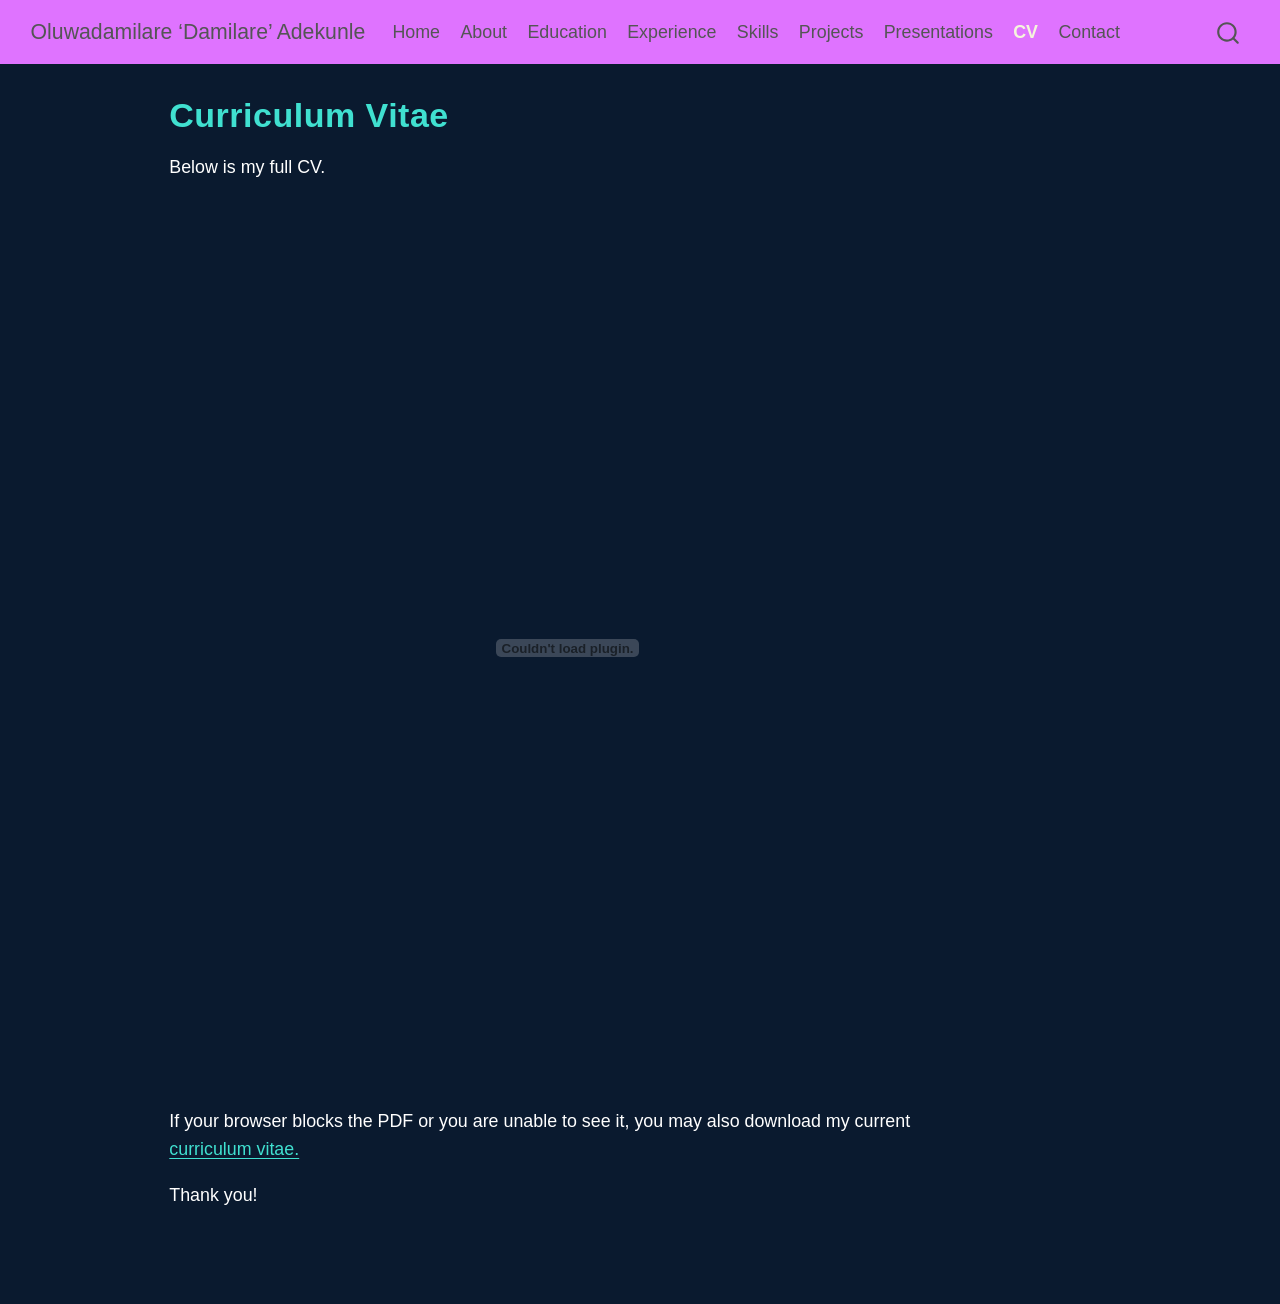
<file: portfolio/damilare-adekunle-portfolio/docs/cv.html>
<!DOCTYPE html>
<html xmlns="http://www.w3.org/1999/xhtml" lang="en" xml:lang="en"><head>

<meta charset="utf-8">
<meta name="generator" content="quarto-1.10.18">

<meta name="viewport" content="width=device-width, initial-scale=1.0, user-scalable=yes">


<title>Curriculum Vitae – Oluwadamilare ‘Damilare’ Adekunle</title>
<style>
/* Default styles provided by pandoc.
** See https://pandoc.org/MANUAL.html#variables-for-html for config info.
*/
span.smallcaps{font-variant: small-caps;}
div.columns{display: flex; gap: 1.5em;}
div.column{flex: auto;}
@media screen {
div.columns{gap: min(4vw, 1.5em);}
div.column{overflow-x: auto;}
}
div.hanging-indent{margin-left: 1.5em; text-indent: -1.5em;}
ul.task-list{list-style: none;}
ul.task-list li input[type="checkbox"] {
  width: 0.8em;
  margin: 0 0.8em 0.2em -1em; /* quarto-specific, see https://github.com/quarto-dev/quarto-cli/issues/4556 */ 
  vertical-align: middle;
}
</style>


<script src="site_libs/quarto-nav/quarto-nav.js"></script>
<script src="site_libs/quarto-nav/headroom.min.js"></script>
<script src="site_libs/clipboard/clipboard.min.js"></script>
<script src="site_libs/quarto-search/autocomplete.umd.js"></script>
<script src="site_libs/quarto-search/fuse.min.js"></script>
<script src="site_libs/quarto-search/quarto-search.js"></script>
<meta name="quarto:offset" content="./">
<script src="site_libs/quarto-html/quarto.js" type="module"></script>
<script src="site_libs/quarto-html/tabsets/tabsets.js" type="module"></script>
<script src="site_libs/quarto-html/popper.min.js"></script>
<script src="site_libs/quarto-html/tippy.umd.min.js"></script>
<script src="site_libs/quarto-html/anchor.min.js"></script>
<link href="site_libs/quarto-html/tippy.css" rel="stylesheet">
<link href="site_libs/quarto-html/quarto-syntax-highlighting-64a204ab8560d761af7679ceaba22944.css" rel="stylesheet" id="quarto-text-highlighting-styles">
<script src="site_libs/bootstrap/bootstrap.min.js"></script>
<link href="site_libs/bootstrap/bootstrap-icons.css" rel="stylesheet">
<link href="site_libs/bootstrap/bootstrap-172ba59bd5e0b52282274ba0c0cc16fc.min.css" rel="stylesheet" append-hash="true" id="quarto-bootstrap" data-mode="light">
<script id="quarto-search-options" type="application/json">{
  "location": "navbar",
  "copy-button": false,
  "collapse-after": 3,
  "panel-placement": "end",
  "type": "overlay",
  "limit": 50,
  "keyboard-shortcut": [
    "f",
    "/",
    "s"
  ],
  "show-item-context": false,
  "language": {
    "search-no-results-text": "No results",
    "search-matching-documents-text": "matching documents",
    "search-copy-link-title": "Copy link to search",
    "search-hide-matches-text": "Hide additional matches",
    "search-more-match-text": "more match in this document",
    "search-more-matches-text": "more matches in this document",
    "search-clear-button-title": "Clear",
    "search-text-placeholder": "",
    "search-detached-cancel-button-title": "Cancel",
    "search-submit-button-title": "Submit",
    "search-label": "Search"
  }
}</script>


<link rel="stylesheet" href="styles.css">
</head>

<body class="nav-fixed quarto-light">

<div id="quarto-search-results"></div>
  <header id="quarto-header" class="headroom fixed-top">
    <nav class="navbar navbar-expand-lg " data-bs-theme="dark">
      <div class="navbar-container container-fluid">
      <div class="navbar-brand-container mx-auto">
    <a class="navbar-brand" href="./index.html">
    <span class="navbar-title">Oluwadamilare ‘Damilare’ Adekunle</span>
    </a>
  </div>
            <div id="quarto-search" class="" title="Search"></div>
          <button class="navbar-toggler" type="button" data-bs-toggle="collapse" data-bs-target="#navbarCollapse" aria-controls="navbarCollapse" role="menu" aria-expanded="false" aria-label="Toggle navigation" onclick="if (window.quartoToggleHeadroom) { window.quartoToggleHeadroom(); }">
  <span class="navbar-toggler-icon"></span>
</button>
          <div class="collapse navbar-collapse" id="navbarCollapse">
            <ul class="navbar-nav navbar-nav-scroll me-auto">
  <li class="nav-item">
    <a class="nav-link" href="./index.html"> 
<span class="menu-text">Home</span></a>
  </li>  
  <li class="nav-item">
    <a class="nav-link" href="./about.html"> 
<span class="menu-text">About</span></a>
  </li>  
  <li class="nav-item">
    <a class="nav-link" href="./education.html"> 
<span class="menu-text">Education</span></a>
  </li>  
  <li class="nav-item">
    <a class="nav-link" href="./experience.html"> 
<span class="menu-text">Experience</span></a>
  </li>  
  <li class="nav-item">
    <a class="nav-link" href="./skills.html"> 
<span class="menu-text">Skills</span></a>
  </li>  
  <li class="nav-item">
    <a class="nav-link" href="./projects.html"> 
<span class="menu-text">Projects</span></a>
  </li>  
  <li class="nav-item">
    <a class="nav-link" href="./presentations.html"> 
<span class="menu-text">Presentations</span></a>
  </li>  
  <li class="nav-item">
    <a class="nav-link active" href="./cv.html" aria-current="page"> 
<span class="menu-text">CV</span></a>
  </li>  
  <li class="nav-item">
    <a class="nav-link" href="./contact.html"> 
<span class="menu-text">Contact</span></a>
  </li>  
</ul>
          </div> <!-- /navcollapse -->
            <div class="quarto-navbar-tools">
</div>
      </div> <!-- /container-fluid -->
    </nav>
</header>
<!-- content -->
<div id="quarto-content" class="quarto-container page-columns page-rows-contents page-layout-article page-navbar">
<!-- sidebar -->
<!-- margin-sidebar -->
    <div id="quarto-margin-sidebar" class="sidebar margin-sidebar zindex-bottom">
        
    </div>
<!-- main -->
<main class="content" id="quarto-document-content">

<header id="title-block-header" class="quarto-title-block default">
<div class="quarto-title">
<h1 class="title">Curriculum Vitae</h1>
</div>



<div class="quarto-title-meta">

    
  
    
  </div>
  


</header>


<p>Below is my full CV.</p>
<embed src="files/curriculum-vitae.pdf" type="application/pdf" width="100%" height="900px">
<p>If your browser blocks the PDF or you are unable to see it, you may also download my current <a href="files/curriculum-vitae.pdf">curriculum vitae.</a></p>
<p>Thank you!</p>



</main> <!-- /main -->
<script id="quarto-html-after-body" type="application/javascript">
  window.document.addEventListener("DOMContentLoaded", function (event) {
    const icon = "";
    const anchorJS = new window.AnchorJS();
    anchorJS.options = {
      placement: 'right',
      icon: icon
    };
    anchorJS.add('.anchored');
    const isCodeAnnotation = (el) => {
      for (const clz of el.classList) {
        if (clz.startsWith('code-annotation-')) {                     
          return true;
        }
      }
      return false;
    }
    const onCopySuccess = function(e) {
      // button target
      const button = e.trigger;
      // don't keep focus
      button.blur();
      // flash "checked"
      button.classList.add('code-copy-button-checked');
      var currentTitle = button.getAttribute("title");
      button.setAttribute("title", "Copied!");
      let tooltip;
      if (window.bootstrap) {
        button.setAttribute("data-bs-toggle", "tooltip");
        button.setAttribute("data-bs-placement", "left");
        button.setAttribute("data-bs-title", "Copied!");
        tooltip = new bootstrap.Tooltip(button, 
          { trigger: "manual", 
            customClass: "code-copy-button-tooltip",
            offset: [0, -8]});
        tooltip.show();    
      }
      setTimeout(function() {
        if (tooltip) {
          tooltip.hide();
          button.removeAttribute("data-bs-title");
          button.removeAttribute("data-bs-toggle");
          button.removeAttribute("data-bs-placement");
        }
        button.setAttribute("title", currentTitle);
        button.classList.remove('code-copy-button-checked');
      }, 1000);
      // clear code selection
      e.clearSelection();
    }
    const getTextToCopy = function(trigger) {
      const outerScaffold = trigger.parentElement.cloneNode(true);
      const codeEl = outerScaffold.querySelector('code');
      for (const childEl of codeEl.children) {
        if (isCodeAnnotation(childEl)) {
          childEl.remove();
        }
      }
      return codeEl.innerText;
    }
    const clipboard = new window.ClipboardJS('.code-copy-button:not([data-in-quarto-modal])', {
      text: getTextToCopy
    });
    clipboard.on('success', onCopySuccess);
    if (window.document.getElementById('quarto-embedded-source-code-modal')) {
      const clipboardModal = new window.ClipboardJS('.code-copy-button[data-in-quarto-modal]', {
        text: getTextToCopy,
        container: window.document.getElementById('quarto-embedded-source-code-modal')
      });
      clipboardModal.on('success', onCopySuccess);
    }
      var localhostRegex = new RegExp(/^(?:http|https):\/\/localhost\:?[0-9]*\//);
      var mailtoRegex = new RegExp(/^mailto:/);
        var filterRegex = new RegExp('/' + window.location.host + '/');
      var isInternal = (href) => {
          return filterRegex.test(href) || localhostRegex.test(href) || mailtoRegex.test(href);
      }
      // Inspect non-navigation links and adorn them if external
     var links = window.document.querySelectorAll('a[href]:not(.nav-link):not(.navbar-brand):not(.toc-action):not(.sidebar-link):not(.sidebar-item-toggle):not(.pagination-link):not(.no-external):not([aria-hidden]):not(.dropdown-item):not(.quarto-navigation-tool):not(.about-link)');
      for (var i=0; i<links.length; i++) {
        const link = links[i];
        if (!isInternal(link.href)) {
          // undo the damage that might have been done by quarto-nav.js in the case of
          // links that we want to consider external
          if (link.dataset.originalHref !== undefined) {
            link.href = link.dataset.originalHref;
          }
        }
      }
    function tippyHover(el, contentFn, onTriggerFn, onUntriggerFn) {
      const config = {
        allowHTML: true,
        maxWidth: 500,
        delay: 100,
        arrow: false,
        appendTo: function(el) {
            return el.parentElement;
        },
        interactive: true,
        interactiveBorder: 10,
        theme: 'quarto',
        placement: 'bottom-start',
      };
      if (contentFn) {
        config.content = contentFn;
      }
      if (onTriggerFn) {
        config.onTrigger = onTriggerFn;
      }
      if (onUntriggerFn) {
        config.onUntrigger = onUntriggerFn;
      }
      window.tippy(el, config); 
    }
    const noterefs = window.document.querySelectorAll('a[role="doc-noteref"]');
    for (var i=0; i<noterefs.length; i++) {
      const ref = noterefs[i];
      tippyHover(ref, function() {
        // use id or data attribute instead here
        let href = ref.getAttribute('data-footnote-href') || ref.getAttribute('href');
        try { href = new URL(href).hash; } catch {}
        const id = href.replace(/^#\/?/, "");
        const note = window.document.getElementById(id);
        if (note) {
          return note.innerHTML;
        } else {
          return "";
        }
      });
    }
    const xrefs = window.document.querySelectorAll('a.quarto-xref');
    const processXRef = (id, note) => {
      // Strip column container classes
      const stripColumnClz = (el) => {
        el.classList.remove("page-full", "page-columns");
        if (el.children) {
          for (const child of el.children) {
            stripColumnClz(child);
          }
        }
      }
      stripColumnClz(note)
      if (id === null || id.startsWith('sec-')) {
        // Special case sections, only their first couple elements
        const container = document.createElement("div");
        if (note.children && note.children.length > 2) {
          container.appendChild(note.children[0].cloneNode(true));
          for (let i = 1; i < note.children.length; i++) {
            const child = note.children[i];
            if (child.tagName === "P" && child.innerText === "") {
              continue;
            } else {
              container.appendChild(child.cloneNode(true));
              break;
            }
          }
          if (window.Quarto?.typesetMath) {
            window.Quarto.typesetMath(container);
          }
          return container.innerHTML
        } else {
          if (window.Quarto?.typesetMath) {
            window.Quarto.typesetMath(note);
          }
          return note.innerHTML;
        }
      } else {
        // Remove any anchor links if they are present
        const anchorLink = note.querySelector('a.anchorjs-link');
        if (anchorLink) {
          anchorLink.remove();
        }
        if (window.Quarto?.typesetMath) {
          window.Quarto.typesetMath(note);
        }
        if (note.classList.contains("callout")) {
          return note.outerHTML;
        } else {
          return note.innerHTML;
        }
      }
    }
    for (var i=0; i<xrefs.length; i++) {
      const xref = xrefs[i];
      tippyHover(xref, undefined, function(instance) {
        instance.disable();
        let url = xref.getAttribute('href');
        let hash = undefined; 
        if (url.startsWith('#')) {
          hash = url;
        } else {
          try { hash = new URL(url).hash; } catch {}
        }
        if (hash) {
          const id = hash.replace(/^#\/?/, "");
          const note = window.document.getElementById(id);
          if (note !== null) {
            try {
              const html = processXRef(id, note.cloneNode(true));
              instance.setContent(html);
            } finally {
              instance.enable();
              instance.show();
            }
          } else {
            // See if we can fetch this
            fetch(url.split('#')[0])
            .then(res => res.text())
            .then(html => {
              const parser = new DOMParser();
              const htmlDoc = parser.parseFromString(html, "text/html");
              const note = htmlDoc.getElementById(id);
              if (note !== null) {
                const html = processXRef(id, note);
                instance.setContent(html);
              } 
            }).finally(() => {
              instance.enable();
              instance.show();
            });
          }
        } else {
          // See if we can fetch a full url (with no hash to target)
          // This is a special case and we should probably do some content thinning / targeting
          fetch(url)
          .then(res => res.text())
          .then(html => {
            const parser = new DOMParser();
            const htmlDoc = parser.parseFromString(html, "text/html");
            const note = htmlDoc.querySelector('main.content');
            if (note !== null) {
              // This should only happen for chapter cross references
              // (since there is no id in the URL)
              // remove the first header
              if (note.children.length > 0 && note.children[0].tagName === "HEADER") {
                note.children[0].remove();
              }
              const html = processXRef(null, note);
              instance.setContent(html);
            } 
          }).finally(() => {
            instance.enable();
            instance.show();
          });
        }
      }, function(instance) {
      });
    }
        let selectedAnnoteEl;
        const selectorForAnnotation = ( cell, annotation) => {
          let cellAttr = 'data-code-cell="' + cell + '"';
          let lineAttr = 'data-code-annotation="' +  annotation + '"';
          const selector = 'span[' + cellAttr + '][' + lineAttr + ']';
          return selector;
        }
        const selectCodeLines = (annoteEl) => {
          const doc = window.document;
          const targetCell = annoteEl.getAttribute("data-target-cell");
          const targetAnnotation = annoteEl.getAttribute("data-target-annotation");
          const annoteSpan = window.document.querySelector(selectorForAnnotation(targetCell, targetAnnotation));
          const lines = annoteSpan.getAttribute("data-code-lines").split(",");
          const lineIds = lines.map((line) => {
            return targetCell + "-" + line;
          })
          let top = null;
          let height = null;
          let parent = null;
          if (lineIds.length > 0) {
              //compute the position of the single el (top and bottom and make a div)
              const el = window.document.getElementById(lineIds[0]);
              top = el.offsetTop;
              height = el.offsetHeight;
              parent = el.parentElement.parentElement;
            if (lineIds.length > 1) {
              const lastEl = window.document.getElementById(lineIds[lineIds.length - 1]);
              const bottom = lastEl.offsetTop + lastEl.offsetHeight;
              height = bottom - top;
            }
            if (top !== null && height !== null && parent !== null) {
              // cook up a div (if necessary) and position it 
              let div = window.document.getElementById("code-annotation-line-highlight");
              if (div === null) {
                div = window.document.createElement("div");
                div.setAttribute("id", "code-annotation-line-highlight");
                div.style.position = 'absolute';
                parent.appendChild(div);
              }
              div.style.top = top - 2 + "px";
              div.style.height = height + 4 + "px";
              div.style.left = 0;
              let gutterDiv = window.document.getElementById("code-annotation-line-highlight-gutter");
              if (gutterDiv === null) {
                gutterDiv = window.document.createElement("div");
                gutterDiv.setAttribute("id", "code-annotation-line-highlight-gutter");
                gutterDiv.style.position = 'absolute';
                const codeCell = window.document.getElementById(targetCell);
                const gutter = codeCell.querySelector('.code-annotation-gutter');
                gutter.appendChild(gutterDiv);
              }
              gutterDiv.style.top = top - 2 + "px";
              gutterDiv.style.height = height + 4 + "px";
            }
            selectedAnnoteEl = annoteEl;
          }
        };
        const unselectCodeLines = () => {
          const elementsIds = ["code-annotation-line-highlight", "code-annotation-line-highlight-gutter"];
          elementsIds.forEach((elId) => {
            const div = window.document.getElementById(elId);
            if (div) {
              div.remove();
            }
          });
          selectedAnnoteEl = undefined;
        };
          // Handle positioning of the toggle
      window.addEventListener(
        "resize",
        throttle(() => {
          elRect = undefined;
          if (selectedAnnoteEl) {
            selectCodeLines(selectedAnnoteEl);
          }
        }, 10)
      );
      function throttle(fn, ms) {
      let throttle = false;
      let timer;
        return (...args) => {
          if(!throttle) { // first call gets through
              fn.apply(this, args);
              throttle = true;
          } else { // all the others get throttled
              if(timer) clearTimeout(timer); // cancel #2
              timer = setTimeout(() => {
                fn.apply(this, args);
                timer = throttle = false;
              }, ms);
          }
        };
      }
        // Attach click handler to the DT
        const annoteDls = window.document.querySelectorAll('dt[data-target-cell]');
        for (const annoteDlNode of annoteDls) {
          annoteDlNode.addEventListener('click', (event) => {
            const clickedEl = event.target;
            if (clickedEl !== selectedAnnoteEl) {
              unselectCodeLines();
              const activeEl = window.document.querySelector('dt[data-target-cell].code-annotation-active');
              if (activeEl) {
                activeEl.classList.remove('code-annotation-active');
              }
              selectCodeLines(clickedEl);
              clickedEl.classList.add('code-annotation-active');
            } else {
              // Unselect the line
              unselectCodeLines();
              clickedEl.classList.remove('code-annotation-active');
            }
          });
        }
    const findCites = (el) => {
      const parentEl = el.parentElement;
      if (parentEl) {
        const cites = parentEl.dataset.cites;
        if (cites) {
          return {
            el,
            cites: cites.split(' ')
          };
        } else {
          return findCites(el.parentElement)
        }
      } else {
        return undefined;
      }
    };
    var bibliorefs = window.document.querySelectorAll('a[role="doc-biblioref"]');
    for (var i=0; i<bibliorefs.length; i++) {
      const ref = bibliorefs[i];
      const citeInfo = findCites(ref);
      if (citeInfo) {
        tippyHover(citeInfo.el, function() {
          var popup = window.document.createElement('div');
          citeInfo.cites.forEach(function(cite) {
            var citeDiv = window.document.createElement('div');
            citeDiv.classList.add('hanging-indent');
            citeDiv.classList.add('csl-entry');
            var biblioDiv = window.document.getElementById('ref-' + cite);
            if (biblioDiv) {
              citeDiv.innerHTML = biblioDiv.innerHTML;
            }
            popup.appendChild(citeDiv);
          });
          return popup.innerHTML;
        });
      }
    }
  });
  </script>
</div> <!-- /content -->




</body></html>
</file>
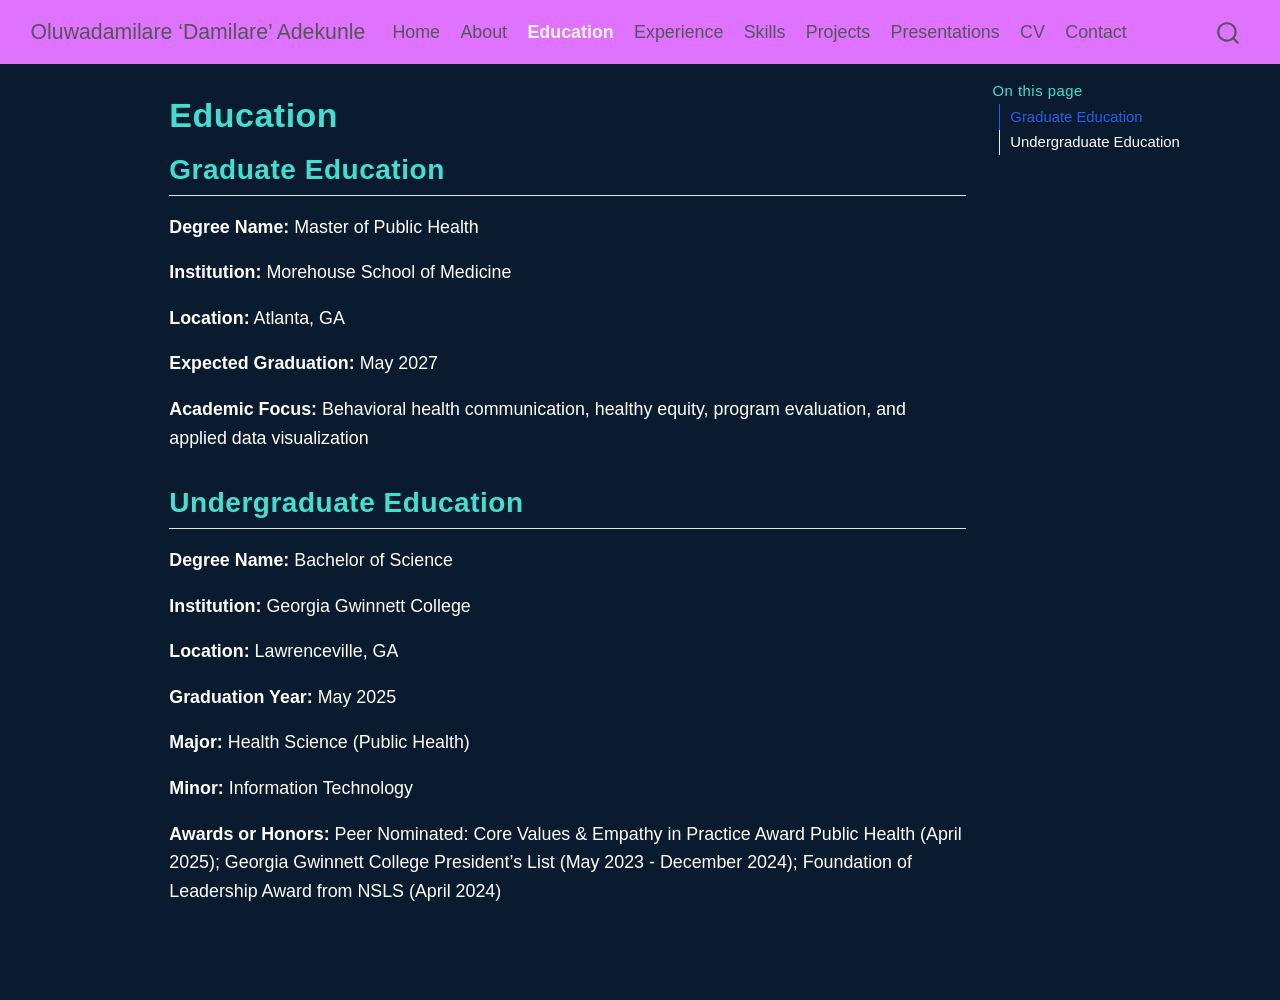
<file: portfolio/damilare-adekunle-portfolio/docs/education.html>
<!DOCTYPE html>
<html xmlns="http://www.w3.org/1999/xhtml" lang="en" xml:lang="en"><head>

<meta charset="utf-8">
<meta name="generator" content="quarto-1.10.18">

<meta name="viewport" content="width=device-width, initial-scale=1.0, user-scalable=yes">


<title>Education – Oluwadamilare ‘Damilare’ Adekunle</title>
<style>
/* Default styles provided by pandoc.
** See https://pandoc.org/MANUAL.html#variables-for-html for config info.
*/
span.smallcaps{font-variant: small-caps;}
div.columns{display: flex; gap: 1.5em;}
div.column{flex: auto;}
@media screen {
div.columns{gap: min(4vw, 1.5em);}
div.column{overflow-x: auto;}
}
div.hanging-indent{margin-left: 1.5em; text-indent: -1.5em;}
ul.task-list{list-style: none;}
ul.task-list li input[type="checkbox"] {
  width: 0.8em;
  margin: 0 0.8em 0.2em -1em; /* quarto-specific, see https://github.com/quarto-dev/quarto-cli/issues/4556 */ 
  vertical-align: middle;
}
</style>


<script src="site_libs/quarto-nav/quarto-nav.js"></script>
<script src="site_libs/quarto-nav/headroom.min.js"></script>
<script src="site_libs/clipboard/clipboard.min.js"></script>
<script src="site_libs/quarto-search/autocomplete.umd.js"></script>
<script src="site_libs/quarto-search/fuse.min.js"></script>
<script src="site_libs/quarto-search/quarto-search.js"></script>
<meta name="quarto:offset" content="./">
<script src="site_libs/quarto-html/quarto.js" type="module"></script>
<script src="site_libs/quarto-html/tabsets/tabsets.js" type="module"></script>
<script src="site_libs/quarto-html/popper.min.js"></script>
<script src="site_libs/quarto-html/tippy.umd.min.js"></script>
<script src="site_libs/quarto-html/anchor.min.js"></script>
<link href="site_libs/quarto-html/tippy.css" rel="stylesheet">
<link href="site_libs/quarto-html/quarto-syntax-highlighting-64a204ab8560d761af7679ceaba22944.css" rel="stylesheet" id="quarto-text-highlighting-styles">
<script src="site_libs/bootstrap/bootstrap.min.js"></script>
<link href="site_libs/bootstrap/bootstrap-icons.css" rel="stylesheet">
<link href="site_libs/bootstrap/bootstrap-172ba59bd5e0b52282274ba0c0cc16fc.min.css" rel="stylesheet" append-hash="true" id="quarto-bootstrap" data-mode="light">
<script id="quarto-search-options" type="application/json">{
  "location": "navbar",
  "copy-button": false,
  "collapse-after": 3,
  "panel-placement": "end",
  "type": "overlay",
  "limit": 50,
  "keyboard-shortcut": [
    "f",
    "/",
    "s"
  ],
  "show-item-context": false,
  "language": {
    "search-no-results-text": "No results",
    "search-matching-documents-text": "matching documents",
    "search-copy-link-title": "Copy link to search",
    "search-hide-matches-text": "Hide additional matches",
    "search-more-match-text": "more match in this document",
    "search-more-matches-text": "more matches in this document",
    "search-clear-button-title": "Clear",
    "search-text-placeholder": "",
    "search-detached-cancel-button-title": "Cancel",
    "search-submit-button-title": "Submit",
    "search-label": "Search"
  }
}</script>


<link rel="stylesheet" href="styles.css">
</head>

<body class="nav-fixed quarto-light">

<div id="quarto-search-results"></div>
  <header id="quarto-header" class="headroom fixed-top">
    <nav class="navbar navbar-expand-lg " data-bs-theme="dark">
      <div class="navbar-container container-fluid">
      <div class="navbar-brand-container mx-auto">
    <a class="navbar-brand" href="./index.html">
    <span class="navbar-title">Oluwadamilare ‘Damilare’ Adekunle</span>
    </a>
  </div>
            <div id="quarto-search" class="" title="Search"></div>
          <button class="navbar-toggler" type="button" data-bs-toggle="collapse" data-bs-target="#navbarCollapse" aria-controls="navbarCollapse" role="menu" aria-expanded="false" aria-label="Toggle navigation" onclick="if (window.quartoToggleHeadroom) { window.quartoToggleHeadroom(); }">
  <span class="navbar-toggler-icon"></span>
</button>
          <div class="collapse navbar-collapse" id="navbarCollapse">
            <ul class="navbar-nav navbar-nav-scroll me-auto">
  <li class="nav-item">
    <a class="nav-link" href="./index.html"> 
<span class="menu-text">Home</span></a>
  </li>  
  <li class="nav-item">
    <a class="nav-link" href="./about.html"> 
<span class="menu-text">About</span></a>
  </li>  
  <li class="nav-item">
    <a class="nav-link active" href="./education.html" aria-current="page"> 
<span class="menu-text">Education</span></a>
  </li>  
  <li class="nav-item">
    <a class="nav-link" href="./experience.html"> 
<span class="menu-text">Experience</span></a>
  </li>  
  <li class="nav-item">
    <a class="nav-link" href="./skills.html"> 
<span class="menu-text">Skills</span></a>
  </li>  
  <li class="nav-item">
    <a class="nav-link" href="./projects.html"> 
<span class="menu-text">Projects</span></a>
  </li>  
  <li class="nav-item">
    <a class="nav-link" href="./presentations.html"> 
<span class="menu-text">Presentations</span></a>
  </li>  
  <li class="nav-item">
    <a class="nav-link" href="./cv.html"> 
<span class="menu-text">CV</span></a>
  </li>  
  <li class="nav-item">
    <a class="nav-link" href="./contact.html"> 
<span class="menu-text">Contact</span></a>
  </li>  
</ul>
          </div> <!-- /navcollapse -->
            <div class="quarto-navbar-tools">
</div>
      </div> <!-- /container-fluid -->
    </nav>
</header>
<!-- content -->
<div id="quarto-content" class="quarto-container page-columns page-rows-contents page-layout-article page-navbar">
<!-- sidebar -->
<!-- margin-sidebar -->
    <div id="quarto-margin-sidebar" class="sidebar margin-sidebar">
        <nav id="TOC" role="doc-toc" class="toc-active">
    <h2 id="toc-title">On this page</h2>
   
  <ul>
  <li><a href="#graduate-education" id="toc-graduate-education" class="nav-link active" data-scroll-target="#graduate-education">Graduate Education</a></li>
  <li><a href="#undergraduate-education" id="toc-undergraduate-education" class="nav-link" data-scroll-target="#undergraduate-education">Undergraduate Education</a></li>
  </ul>
</nav>
    </div>
<!-- main -->
<main class="content" id="quarto-document-content">

<header id="title-block-header" class="quarto-title-block default">
<div class="quarto-title">
<h1 class="title">Education</h1>
</div>



<div class="quarto-title-meta">

    
  
    
  </div>
  


</header>


<section id="graduate-education" class="level2">
<h2 class="anchored" data-anchor-id="graduate-education">Graduate Education</h2>
<p><strong>Degree Name:</strong> Master of Public Health</p>
<p><strong>Institution:</strong> Morehouse School of Medicine</p>
<p><strong>Location:</strong> Atlanta, GA</p>
<p><strong>Expected Graduation:</strong> May 2027</p>
<p><strong>Academic Focus:</strong> Behavioral health communication, healthy equity, program evaluation, and applied data visualization</p>
</section>
<section id="undergraduate-education" class="level2">
<h2 class="anchored" data-anchor-id="undergraduate-education">Undergraduate Education</h2>
<p><strong>Degree Name:</strong> Bachelor of Science</p>
<p><strong>Institution:</strong> Georgia Gwinnett College</p>
<p><strong>Location:</strong> Lawrenceville, GA</p>
<p><strong>Graduation Year:</strong> May 2025</p>
<p><strong>Major:</strong> Health Science (Public Health)</p>
<p><strong>Minor:</strong> Information Technology</p>
<p><strong>Awards or Honors:</strong> Peer Nominated: Core Values &amp; Empathy in Practice Award Public Health (April 2025); Georgia Gwinnett College President’s List (May 2023 - December 2024); Foundation of Leadership Award from NSLS (April 2024)</p>


</section>

</main> <!-- /main -->
<script id="quarto-html-after-body" type="application/javascript">
  window.document.addEventListener("DOMContentLoaded", function (event) {
    const icon = "";
    const anchorJS = new window.AnchorJS();
    anchorJS.options = {
      placement: 'right',
      icon: icon
    };
    anchorJS.add('.anchored');
    const isCodeAnnotation = (el) => {
      for (const clz of el.classList) {
        if (clz.startsWith('code-annotation-')) {                     
          return true;
        }
      }
      return false;
    }
    const onCopySuccess = function(e) {
      // button target
      const button = e.trigger;
      // don't keep focus
      button.blur();
      // flash "checked"
      button.classList.add('code-copy-button-checked');
      var currentTitle = button.getAttribute("title");
      button.setAttribute("title", "Copied!");
      let tooltip;
      if (window.bootstrap) {
        button.setAttribute("data-bs-toggle", "tooltip");
        button.setAttribute("data-bs-placement", "left");
        button.setAttribute("data-bs-title", "Copied!");
        tooltip = new bootstrap.Tooltip(button, 
          { trigger: "manual", 
            customClass: "code-copy-button-tooltip",
            offset: [0, -8]});
        tooltip.show();    
      }
      setTimeout(function() {
        if (tooltip) {
          tooltip.hide();
          button.removeAttribute("data-bs-title");
          button.removeAttribute("data-bs-toggle");
          button.removeAttribute("data-bs-placement");
        }
        button.setAttribute("title", currentTitle);
        button.classList.remove('code-copy-button-checked');
      }, 1000);
      // clear code selection
      e.clearSelection();
    }
    const getTextToCopy = function(trigger) {
      const outerScaffold = trigger.parentElement.cloneNode(true);
      const codeEl = outerScaffold.querySelector('code');
      for (const childEl of codeEl.children) {
        if (isCodeAnnotation(childEl)) {
          childEl.remove();
        }
      }
      return codeEl.innerText;
    }
    const clipboard = new window.ClipboardJS('.code-copy-button:not([data-in-quarto-modal])', {
      text: getTextToCopy
    });
    clipboard.on('success', onCopySuccess);
    if (window.document.getElementById('quarto-embedded-source-code-modal')) {
      const clipboardModal = new window.ClipboardJS('.code-copy-button[data-in-quarto-modal]', {
        text: getTextToCopy,
        container: window.document.getElementById('quarto-embedded-source-code-modal')
      });
      clipboardModal.on('success', onCopySuccess);
    }
      var localhostRegex = new RegExp(/^(?:http|https):\/\/localhost\:?[0-9]*\//);
      var mailtoRegex = new RegExp(/^mailto:/);
        var filterRegex = new RegExp('/' + window.location.host + '/');
      var isInternal = (href) => {
          return filterRegex.test(href) || localhostRegex.test(href) || mailtoRegex.test(href);
      }
      // Inspect non-navigation links and adorn them if external
     var links = window.document.querySelectorAll('a[href]:not(.nav-link):not(.navbar-brand):not(.toc-action):not(.sidebar-link):not(.sidebar-item-toggle):not(.pagination-link):not(.no-external):not([aria-hidden]):not(.dropdown-item):not(.quarto-navigation-tool):not(.about-link)');
      for (var i=0; i<links.length; i++) {
        const link = links[i];
        if (!isInternal(link.href)) {
          // undo the damage that might have been done by quarto-nav.js in the case of
          // links that we want to consider external
          if (link.dataset.originalHref !== undefined) {
            link.href = link.dataset.originalHref;
          }
        }
      }
    function tippyHover(el, contentFn, onTriggerFn, onUntriggerFn) {
      const config = {
        allowHTML: true,
        maxWidth: 500,
        delay: 100,
        arrow: false,
        appendTo: function(el) {
            return el.parentElement;
        },
        interactive: true,
        interactiveBorder: 10,
        theme: 'quarto',
        placement: 'bottom-start',
      };
      if (contentFn) {
        config.content = contentFn;
      }
      if (onTriggerFn) {
        config.onTrigger = onTriggerFn;
      }
      if (onUntriggerFn) {
        config.onUntrigger = onUntriggerFn;
      }
      window.tippy(el, config); 
    }
    const noterefs = window.document.querySelectorAll('a[role="doc-noteref"]');
    for (var i=0; i<noterefs.length; i++) {
      const ref = noterefs[i];
      tippyHover(ref, function() {
        // use id or data attribute instead here
        let href = ref.getAttribute('data-footnote-href') || ref.getAttribute('href');
        try { href = new URL(href).hash; } catch {}
        const id = href.replace(/^#\/?/, "");
        const note = window.document.getElementById(id);
        if (note) {
          return note.innerHTML;
        } else {
          return "";
        }
      });
    }
    const xrefs = window.document.querySelectorAll('a.quarto-xref');
    const processXRef = (id, note) => {
      // Strip column container classes
      const stripColumnClz = (el) => {
        el.classList.remove("page-full", "page-columns");
        if (el.children) {
          for (const child of el.children) {
            stripColumnClz(child);
          }
        }
      }
      stripColumnClz(note)
      if (id === null || id.startsWith('sec-')) {
        // Special case sections, only their first couple elements
        const container = document.createElement("div");
        if (note.children && note.children.length > 2) {
          container.appendChild(note.children[0].cloneNode(true));
          for (let i = 1; i < note.children.length; i++) {
            const child = note.children[i];
            if (child.tagName === "P" && child.innerText === "") {
              continue;
            } else {
              container.appendChild(child.cloneNode(true));
              break;
            }
          }
          if (window.Quarto?.typesetMath) {
            window.Quarto.typesetMath(container);
          }
          return container.innerHTML
        } else {
          if (window.Quarto?.typesetMath) {
            window.Quarto.typesetMath(note);
          }
          return note.innerHTML;
        }
      } else {
        // Remove any anchor links if they are present
        const anchorLink = note.querySelector('a.anchorjs-link');
        if (anchorLink) {
          anchorLink.remove();
        }
        if (window.Quarto?.typesetMath) {
          window.Quarto.typesetMath(note);
        }
        if (note.classList.contains("callout")) {
          return note.outerHTML;
        } else {
          return note.innerHTML;
        }
      }
    }
    for (var i=0; i<xrefs.length; i++) {
      const xref = xrefs[i];
      tippyHover(xref, undefined, function(instance) {
        instance.disable();
        let url = xref.getAttribute('href');
        let hash = undefined; 
        if (url.startsWith('#')) {
          hash = url;
        } else {
          try { hash = new URL(url).hash; } catch {}
        }
        if (hash) {
          const id = hash.replace(/^#\/?/, "");
          const note = window.document.getElementById(id);
          if (note !== null) {
            try {
              const html = processXRef(id, note.cloneNode(true));
              instance.setContent(html);
            } finally {
              instance.enable();
              instance.show();
            }
          } else {
            // See if we can fetch this
            fetch(url.split('#')[0])
            .then(res => res.text())
            .then(html => {
              const parser = new DOMParser();
              const htmlDoc = parser.parseFromString(html, "text/html");
              const note = htmlDoc.getElementById(id);
              if (note !== null) {
                const html = processXRef(id, note);
                instance.setContent(html);
              } 
            }).finally(() => {
              instance.enable();
              instance.show();
            });
          }
        } else {
          // See if we can fetch a full url (with no hash to target)
          // This is a special case and we should probably do some content thinning / targeting
          fetch(url)
          .then(res => res.text())
          .then(html => {
            const parser = new DOMParser();
            const htmlDoc = parser.parseFromString(html, "text/html");
            const note = htmlDoc.querySelector('main.content');
            if (note !== null) {
              // This should only happen for chapter cross references
              // (since there is no id in the URL)
              // remove the first header
              if (note.children.length > 0 && note.children[0].tagName === "HEADER") {
                note.children[0].remove();
              }
              const html = processXRef(null, note);
              instance.setContent(html);
            } 
          }).finally(() => {
            instance.enable();
            instance.show();
          });
        }
      }, function(instance) {
      });
    }
        let selectedAnnoteEl;
        const selectorForAnnotation = ( cell, annotation) => {
          let cellAttr = 'data-code-cell="' + cell + '"';
          let lineAttr = 'data-code-annotation="' +  annotation + '"';
          const selector = 'span[' + cellAttr + '][' + lineAttr + ']';
          return selector;
        }
        const selectCodeLines = (annoteEl) => {
          const doc = window.document;
          const targetCell = annoteEl.getAttribute("data-target-cell");
          const targetAnnotation = annoteEl.getAttribute("data-target-annotation");
          const annoteSpan = window.document.querySelector(selectorForAnnotation(targetCell, targetAnnotation));
          const lines = annoteSpan.getAttribute("data-code-lines").split(",");
          const lineIds = lines.map((line) => {
            return targetCell + "-" + line;
          })
          let top = null;
          let height = null;
          let parent = null;
          if (lineIds.length > 0) {
              //compute the position of the single el (top and bottom and make a div)
              const el = window.document.getElementById(lineIds[0]);
              top = el.offsetTop;
              height = el.offsetHeight;
              parent = el.parentElement.parentElement;
            if (lineIds.length > 1) {
              const lastEl = window.document.getElementById(lineIds[lineIds.length - 1]);
              const bottom = lastEl.offsetTop + lastEl.offsetHeight;
              height = bottom - top;
            }
            if (top !== null && height !== null && parent !== null) {
              // cook up a div (if necessary) and position it 
              let div = window.document.getElementById("code-annotation-line-highlight");
              if (div === null) {
                div = window.document.createElement("div");
                div.setAttribute("id", "code-annotation-line-highlight");
                div.style.position = 'absolute';
                parent.appendChild(div);
              }
              div.style.top = top - 2 + "px";
              div.style.height = height + 4 + "px";
              div.style.left = 0;
              let gutterDiv = window.document.getElementById("code-annotation-line-highlight-gutter");
              if (gutterDiv === null) {
                gutterDiv = window.document.createElement("div");
                gutterDiv.setAttribute("id", "code-annotation-line-highlight-gutter");
                gutterDiv.style.position = 'absolute';
                const codeCell = window.document.getElementById(targetCell);
                const gutter = codeCell.querySelector('.code-annotation-gutter');
                gutter.appendChild(gutterDiv);
              }
              gutterDiv.style.top = top - 2 + "px";
              gutterDiv.style.height = height + 4 + "px";
            }
            selectedAnnoteEl = annoteEl;
          }
        };
        const unselectCodeLines = () => {
          const elementsIds = ["code-annotation-line-highlight", "code-annotation-line-highlight-gutter"];
          elementsIds.forEach((elId) => {
            const div = window.document.getElementById(elId);
            if (div) {
              div.remove();
            }
          });
          selectedAnnoteEl = undefined;
        };
          // Handle positioning of the toggle
      window.addEventListener(
        "resize",
        throttle(() => {
          elRect = undefined;
          if (selectedAnnoteEl) {
            selectCodeLines(selectedAnnoteEl);
          }
        }, 10)
      );
      function throttle(fn, ms) {
      let throttle = false;
      let timer;
        return (...args) => {
          if(!throttle) { // first call gets through
              fn.apply(this, args);
              throttle = true;
          } else { // all the others get throttled
              if(timer) clearTimeout(timer); // cancel #2
              timer = setTimeout(() => {
                fn.apply(this, args);
                timer = throttle = false;
              }, ms);
          }
        };
      }
        // Attach click handler to the DT
        const annoteDls = window.document.querySelectorAll('dt[data-target-cell]');
        for (const annoteDlNode of annoteDls) {
          annoteDlNode.addEventListener('click', (event) => {
            const clickedEl = event.target;
            if (clickedEl !== selectedAnnoteEl) {
              unselectCodeLines();
              const activeEl = window.document.querySelector('dt[data-target-cell].code-annotation-active');
              if (activeEl) {
                activeEl.classList.remove('code-annotation-active');
              }
              selectCodeLines(clickedEl);
              clickedEl.classList.add('code-annotation-active');
            } else {
              // Unselect the line
              unselectCodeLines();
              clickedEl.classList.remove('code-annotation-active');
            }
          });
        }
    const findCites = (el) => {
      const parentEl = el.parentElement;
      if (parentEl) {
        const cites = parentEl.dataset.cites;
        if (cites) {
          return {
            el,
            cites: cites.split(' ')
          };
        } else {
          return findCites(el.parentElement)
        }
      } else {
        return undefined;
      }
    };
    var bibliorefs = window.document.querySelectorAll('a[role="doc-biblioref"]');
    for (var i=0; i<bibliorefs.length; i++) {
      const ref = bibliorefs[i];
      const citeInfo = findCites(ref);
      if (citeInfo) {
        tippyHover(citeInfo.el, function() {
          var popup = window.document.createElement('div');
          citeInfo.cites.forEach(function(cite) {
            var citeDiv = window.document.createElement('div');
            citeDiv.classList.add('hanging-indent');
            citeDiv.classList.add('csl-entry');
            var biblioDiv = window.document.getElementById('ref-' + cite);
            if (biblioDiv) {
              citeDiv.innerHTML = biblioDiv.innerHTML;
            }
            popup.appendChild(citeDiv);
          });
          return popup.innerHTML;
        });
      }
    }
  });
  </script>
</div> <!-- /content -->




</body></html>
</file>
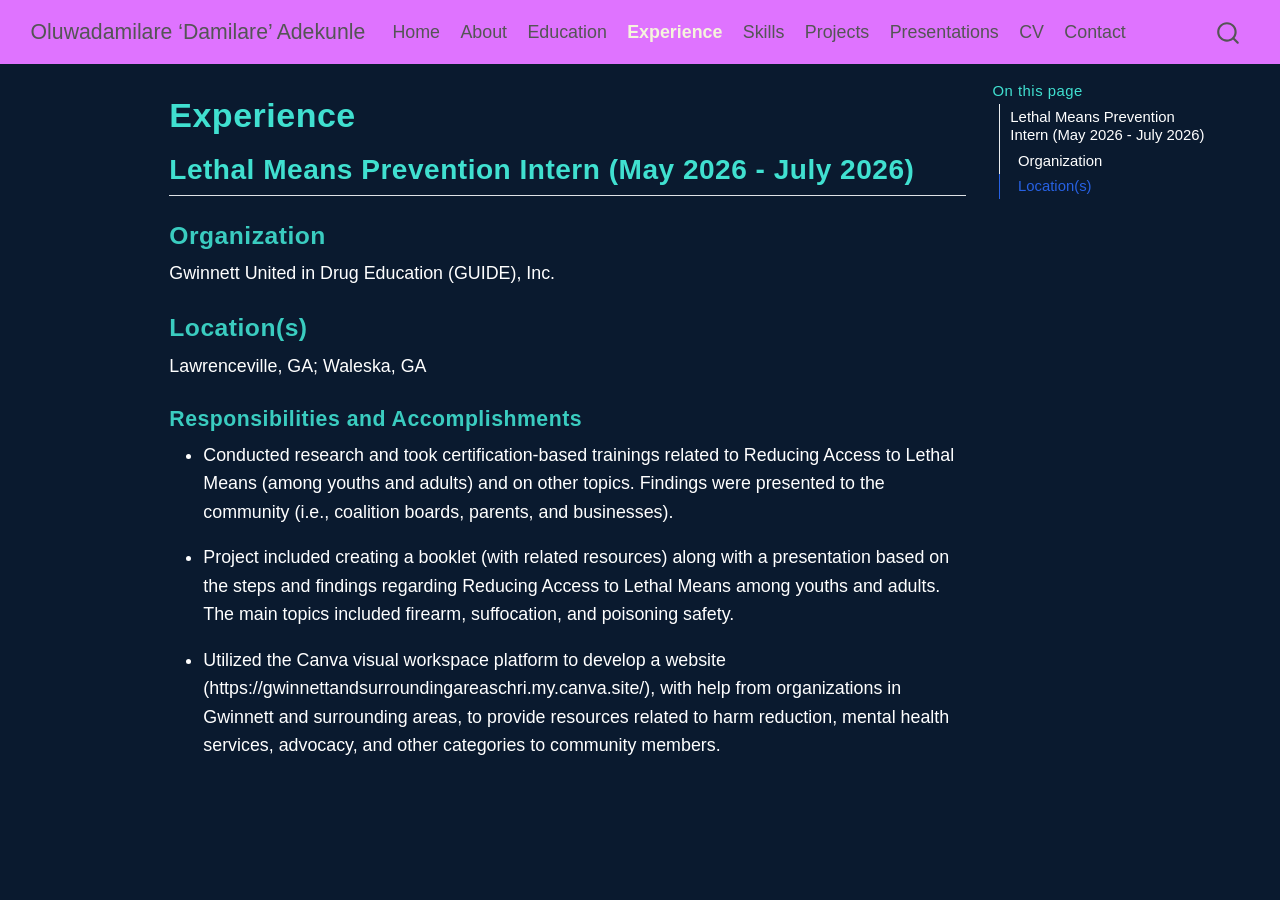
<file: portfolio/damilare-adekunle-portfolio/docs/experience.html>
<!DOCTYPE html>
<html xmlns="http://www.w3.org/1999/xhtml" lang="en" xml:lang="en"><head>

<meta charset="utf-8">
<meta name="generator" content="quarto-1.10.18">

<meta name="viewport" content="width=device-width, initial-scale=1.0, user-scalable=yes">


<title>Experience – Oluwadamilare ‘Damilare’ Adekunle</title>
<style>
/* Default styles provided by pandoc.
** See https://pandoc.org/MANUAL.html#variables-for-html for config info.
*/
span.smallcaps{font-variant: small-caps;}
div.columns{display: flex; gap: 1.5em;}
div.column{flex: auto;}
@media screen {
div.columns{gap: min(4vw, 1.5em);}
div.column{overflow-x: auto;}
}
div.hanging-indent{margin-left: 1.5em; text-indent: -1.5em;}
ul.task-list{list-style: none;}
ul.task-list li input[type="checkbox"] {
  width: 0.8em;
  margin: 0 0.8em 0.2em -1em; /* quarto-specific, see https://github.com/quarto-dev/quarto-cli/issues/4556 */ 
  vertical-align: middle;
}
</style>


<script src="site_libs/quarto-nav/quarto-nav.js"></script>
<script src="site_libs/quarto-nav/headroom.min.js"></script>
<script src="site_libs/clipboard/clipboard.min.js"></script>
<script src="site_libs/quarto-search/autocomplete.umd.js"></script>
<script src="site_libs/quarto-search/fuse.min.js"></script>
<script src="site_libs/quarto-search/quarto-search.js"></script>
<meta name="quarto:offset" content="./">
<script src="site_libs/quarto-html/quarto.js" type="module"></script>
<script src="site_libs/quarto-html/tabsets/tabsets.js" type="module"></script>
<script src="site_libs/quarto-html/popper.min.js"></script>
<script src="site_libs/quarto-html/tippy.umd.min.js"></script>
<script src="site_libs/quarto-html/anchor.min.js"></script>
<link href="site_libs/quarto-html/tippy.css" rel="stylesheet">
<link href="site_libs/quarto-html/quarto-syntax-highlighting-64a204ab8560d761af7679ceaba22944.css" rel="stylesheet" id="quarto-text-highlighting-styles">
<script src="site_libs/bootstrap/bootstrap.min.js"></script>
<link href="site_libs/bootstrap/bootstrap-icons.css" rel="stylesheet">
<link href="site_libs/bootstrap/bootstrap-172ba59bd5e0b52282274ba0c0cc16fc.min.css" rel="stylesheet" append-hash="true" id="quarto-bootstrap" data-mode="light">
<script id="quarto-search-options" type="application/json">{
  "location": "navbar",
  "copy-button": false,
  "collapse-after": 3,
  "panel-placement": "end",
  "type": "overlay",
  "limit": 50,
  "keyboard-shortcut": [
    "f",
    "/",
    "s"
  ],
  "show-item-context": false,
  "language": {
    "search-no-results-text": "No results",
    "search-matching-documents-text": "matching documents",
    "search-copy-link-title": "Copy link to search",
    "search-hide-matches-text": "Hide additional matches",
    "search-more-match-text": "more match in this document",
    "search-more-matches-text": "more matches in this document",
    "search-clear-button-title": "Clear",
    "search-text-placeholder": "",
    "search-detached-cancel-button-title": "Cancel",
    "search-submit-button-title": "Submit",
    "search-label": "Search"
  }
}</script>


<link rel="stylesheet" href="styles.css">
</head>

<body class="nav-fixed quarto-light">

<div id="quarto-search-results"></div>
  <header id="quarto-header" class="headroom fixed-top">
    <nav class="navbar navbar-expand-lg " data-bs-theme="dark">
      <div class="navbar-container container-fluid">
      <div class="navbar-brand-container mx-auto">
    <a class="navbar-brand" href="./index.html">
    <span class="navbar-title">Oluwadamilare ‘Damilare’ Adekunle</span>
    </a>
  </div>
            <div id="quarto-search" class="" title="Search"></div>
          <button class="navbar-toggler" type="button" data-bs-toggle="collapse" data-bs-target="#navbarCollapse" aria-controls="navbarCollapse" role="menu" aria-expanded="false" aria-label="Toggle navigation" onclick="if (window.quartoToggleHeadroom) { window.quartoToggleHeadroom(); }">
  <span class="navbar-toggler-icon"></span>
</button>
          <div class="collapse navbar-collapse" id="navbarCollapse">
            <ul class="navbar-nav navbar-nav-scroll me-auto">
  <li class="nav-item">
    <a class="nav-link" href="./index.html"> 
<span class="menu-text">Home</span></a>
  </li>  
  <li class="nav-item">
    <a class="nav-link" href="./about.html"> 
<span class="menu-text">About</span></a>
  </li>  
  <li class="nav-item">
    <a class="nav-link" href="./education.html"> 
<span class="menu-text">Education</span></a>
  </li>  
  <li class="nav-item">
    <a class="nav-link active" href="./experience.html" aria-current="page"> 
<span class="menu-text">Experience</span></a>
  </li>  
  <li class="nav-item">
    <a class="nav-link" href="./skills.html"> 
<span class="menu-text">Skills</span></a>
  </li>  
  <li class="nav-item">
    <a class="nav-link" href="./projects.html"> 
<span class="menu-text">Projects</span></a>
  </li>  
  <li class="nav-item">
    <a class="nav-link" href="./presentations.html"> 
<span class="menu-text">Presentations</span></a>
  </li>  
  <li class="nav-item">
    <a class="nav-link" href="./cv.html"> 
<span class="menu-text">CV</span></a>
  </li>  
  <li class="nav-item">
    <a class="nav-link" href="./contact.html"> 
<span class="menu-text">Contact</span></a>
  </li>  
</ul>
          </div> <!-- /navcollapse -->
            <div class="quarto-navbar-tools">
</div>
      </div> <!-- /container-fluid -->
    </nav>
</header>
<!-- content -->
<div id="quarto-content" class="quarto-container page-columns page-rows-contents page-layout-article page-navbar">
<!-- sidebar -->
<!-- margin-sidebar -->
    <div id="quarto-margin-sidebar" class="sidebar margin-sidebar">
        <nav id="TOC" role="doc-toc" class="toc-active">
    <h2 id="toc-title">On this page</h2>
   
  <ul>
  <li><a href="#lethal-means-prevention-intern-may-2026---july-2026" id="toc-lethal-means-prevention-intern-may-2026---july-2026" class="nav-link active" data-scroll-target="#lethal-means-prevention-intern-may-2026---july-2026">Lethal Means Prevention Intern (May 2026 - July 2026)</a>
  <ul class="collapse">
  <li><a href="#organization" id="toc-organization" class="nav-link" data-scroll-target="#organization">Organization</a></li>
  <li><a href="#locations" id="toc-locations" class="nav-link" data-scroll-target="#locations">Location(s)</a></li>
  </ul></li>
  </ul>
</nav>
    </div>
<!-- main -->
<main class="content" id="quarto-document-content">

<header id="title-block-header" class="quarto-title-block default">
<div class="quarto-title">
<h1 class="title">Experience</h1>
</div>



<div class="quarto-title-meta">

    
  
    
  </div>
  


</header>


<section id="lethal-means-prevention-intern-may-2026---july-2026" class="level2">
<h2 class="anchored" data-anchor-id="lethal-means-prevention-intern-may-2026---july-2026">Lethal Means Prevention Intern (May 2026 - July 2026)</h2>
<section id="organization" class="level3">
<h3 class="anchored" data-anchor-id="organization">Organization</h3>
<p>Gwinnett United in Drug Education (GUIDE), Inc.</p>
</section>
<section id="locations" class="level3">
<h3 class="anchored" data-anchor-id="locations">Location(s)</h3>
<p>Lawrenceville, GA; Waleska, GA</p>
<section id="responsibilities-and-accomplishments" class="level4">
<h4 class="anchored" data-anchor-id="responsibilities-and-accomplishments">Responsibilities and Accomplishments</h4>
<ul>
<li><p>Conducted research and took certification-based trainings related to Reducing Access to Lethal Means (among youths and adults) and on other topics. Findings were presented to the community (i.e., coalition boards, parents, and businesses).</p></li>
<li><p>Project included creating a booklet (with related resources) along with a presentation based on the steps and findings regarding Reducing Access to Lethal Means among youths and adults. The main topics included firearm, suffocation, and poisoning safety.<br>
</p></li>
<li><p>Utilized the Canva visual workspace platform to develop a website (https://gwinnettandsurroundingareaschri.my.canva.site/), with help from organizations in Gwinnett and surrounding areas, to provide resources related to harm reduction, mental health services, advocacy, and other categories to community members.</p></li>
</ul>


</section>
</section>
</section>

</main> <!-- /main -->
<script id="quarto-html-after-body" type="application/javascript">
  window.document.addEventListener("DOMContentLoaded", function (event) {
    const icon = "";
    const anchorJS = new window.AnchorJS();
    anchorJS.options = {
      placement: 'right',
      icon: icon
    };
    anchorJS.add('.anchored');
    const isCodeAnnotation = (el) => {
      for (const clz of el.classList) {
        if (clz.startsWith('code-annotation-')) {                     
          return true;
        }
      }
      return false;
    }
    const onCopySuccess = function(e) {
      // button target
      const button = e.trigger;
      // don't keep focus
      button.blur();
      // flash "checked"
      button.classList.add('code-copy-button-checked');
      var currentTitle = button.getAttribute("title");
      button.setAttribute("title", "Copied!");
      let tooltip;
      if (window.bootstrap) {
        button.setAttribute("data-bs-toggle", "tooltip");
        button.setAttribute("data-bs-placement", "left");
        button.setAttribute("data-bs-title", "Copied!");
        tooltip = new bootstrap.Tooltip(button, 
          { trigger: "manual", 
            customClass: "code-copy-button-tooltip",
            offset: [0, -8]});
        tooltip.show();    
      }
      setTimeout(function() {
        if (tooltip) {
          tooltip.hide();
          button.removeAttribute("data-bs-title");
          button.removeAttribute("data-bs-toggle");
          button.removeAttribute("data-bs-placement");
        }
        button.setAttribute("title", currentTitle);
        button.classList.remove('code-copy-button-checked');
      }, 1000);
      // clear code selection
      e.clearSelection();
    }
    const getTextToCopy = function(trigger) {
      const outerScaffold = trigger.parentElement.cloneNode(true);
      const codeEl = outerScaffold.querySelector('code');
      for (const childEl of codeEl.children) {
        if (isCodeAnnotation(childEl)) {
          childEl.remove();
        }
      }
      return codeEl.innerText;
    }
    const clipboard = new window.ClipboardJS('.code-copy-button:not([data-in-quarto-modal])', {
      text: getTextToCopy
    });
    clipboard.on('success', onCopySuccess);
    if (window.document.getElementById('quarto-embedded-source-code-modal')) {
      const clipboardModal = new window.ClipboardJS('.code-copy-button[data-in-quarto-modal]', {
        text: getTextToCopy,
        container: window.document.getElementById('quarto-embedded-source-code-modal')
      });
      clipboardModal.on('success', onCopySuccess);
    }
      var localhostRegex = new RegExp(/^(?:http|https):\/\/localhost\:?[0-9]*\//);
      var mailtoRegex = new RegExp(/^mailto:/);
        var filterRegex = new RegExp('/' + window.location.host + '/');
      var isInternal = (href) => {
          return filterRegex.test(href) || localhostRegex.test(href) || mailtoRegex.test(href);
      }
      // Inspect non-navigation links and adorn them if external
     var links = window.document.querySelectorAll('a[href]:not(.nav-link):not(.navbar-brand):not(.toc-action):not(.sidebar-link):not(.sidebar-item-toggle):not(.pagination-link):not(.no-external):not([aria-hidden]):not(.dropdown-item):not(.quarto-navigation-tool):not(.about-link)');
      for (var i=0; i<links.length; i++) {
        const link = links[i];
        if (!isInternal(link.href)) {
          // undo the damage that might have been done by quarto-nav.js in the case of
          // links that we want to consider external
          if (link.dataset.originalHref !== undefined) {
            link.href = link.dataset.originalHref;
          }
        }
      }
    function tippyHover(el, contentFn, onTriggerFn, onUntriggerFn) {
      const config = {
        allowHTML: true,
        maxWidth: 500,
        delay: 100,
        arrow: false,
        appendTo: function(el) {
            return el.parentElement;
        },
        interactive: true,
        interactiveBorder: 10,
        theme: 'quarto',
        placement: 'bottom-start',
      };
      if (contentFn) {
        config.content = contentFn;
      }
      if (onTriggerFn) {
        config.onTrigger = onTriggerFn;
      }
      if (onUntriggerFn) {
        config.onUntrigger = onUntriggerFn;
      }
      window.tippy(el, config); 
    }
    const noterefs = window.document.querySelectorAll('a[role="doc-noteref"]');
    for (var i=0; i<noterefs.length; i++) {
      const ref = noterefs[i];
      tippyHover(ref, function() {
        // use id or data attribute instead here
        let href = ref.getAttribute('data-footnote-href') || ref.getAttribute('href');
        try { href = new URL(href).hash; } catch {}
        const id = href.replace(/^#\/?/, "");
        const note = window.document.getElementById(id);
        if (note) {
          return note.innerHTML;
        } else {
          return "";
        }
      });
    }
    const xrefs = window.document.querySelectorAll('a.quarto-xref');
    const processXRef = (id, note) => {
      // Strip column container classes
      const stripColumnClz = (el) => {
        el.classList.remove("page-full", "page-columns");
        if (el.children) {
          for (const child of el.children) {
            stripColumnClz(child);
          }
        }
      }
      stripColumnClz(note)
      if (id === null || id.startsWith('sec-')) {
        // Special case sections, only their first couple elements
        const container = document.createElement("div");
        if (note.children && note.children.length > 2) {
          container.appendChild(note.children[0].cloneNode(true));
          for (let i = 1; i < note.children.length; i++) {
            const child = note.children[i];
            if (child.tagName === "P" && child.innerText === "") {
              continue;
            } else {
              container.appendChild(child.cloneNode(true));
              break;
            }
          }
          if (window.Quarto?.typesetMath) {
            window.Quarto.typesetMath(container);
          }
          return container.innerHTML
        } else {
          if (window.Quarto?.typesetMath) {
            window.Quarto.typesetMath(note);
          }
          return note.innerHTML;
        }
      } else {
        // Remove any anchor links if they are present
        const anchorLink = note.querySelector('a.anchorjs-link');
        if (anchorLink) {
          anchorLink.remove();
        }
        if (window.Quarto?.typesetMath) {
          window.Quarto.typesetMath(note);
        }
        if (note.classList.contains("callout")) {
          return note.outerHTML;
        } else {
          return note.innerHTML;
        }
      }
    }
    for (var i=0; i<xrefs.length; i++) {
      const xref = xrefs[i];
      tippyHover(xref, undefined, function(instance) {
        instance.disable();
        let url = xref.getAttribute('href');
        let hash = undefined; 
        if (url.startsWith('#')) {
          hash = url;
        } else {
          try { hash = new URL(url).hash; } catch {}
        }
        if (hash) {
          const id = hash.replace(/^#\/?/, "");
          const note = window.document.getElementById(id);
          if (note !== null) {
            try {
              const html = processXRef(id, note.cloneNode(true));
              instance.setContent(html);
            } finally {
              instance.enable();
              instance.show();
            }
          } else {
            // See if we can fetch this
            fetch(url.split('#')[0])
            .then(res => res.text())
            .then(html => {
              const parser = new DOMParser();
              const htmlDoc = parser.parseFromString(html, "text/html");
              const note = htmlDoc.getElementById(id);
              if (note !== null) {
                const html = processXRef(id, note);
                instance.setContent(html);
              } 
            }).finally(() => {
              instance.enable();
              instance.show();
            });
          }
        } else {
          // See if we can fetch a full url (with no hash to target)
          // This is a special case and we should probably do some content thinning / targeting
          fetch(url)
          .then(res => res.text())
          .then(html => {
            const parser = new DOMParser();
            const htmlDoc = parser.parseFromString(html, "text/html");
            const note = htmlDoc.querySelector('main.content');
            if (note !== null) {
              // This should only happen for chapter cross references
              // (since there is no id in the URL)
              // remove the first header
              if (note.children.length > 0 && note.children[0].tagName === "HEADER") {
                note.children[0].remove();
              }
              const html = processXRef(null, note);
              instance.setContent(html);
            } 
          }).finally(() => {
            instance.enable();
            instance.show();
          });
        }
      }, function(instance) {
      });
    }
        let selectedAnnoteEl;
        const selectorForAnnotation = ( cell, annotation) => {
          let cellAttr = 'data-code-cell="' + cell + '"';
          let lineAttr = 'data-code-annotation="' +  annotation + '"';
          const selector = 'span[' + cellAttr + '][' + lineAttr + ']';
          return selector;
        }
        const selectCodeLines = (annoteEl) => {
          const doc = window.document;
          const targetCell = annoteEl.getAttribute("data-target-cell");
          const targetAnnotation = annoteEl.getAttribute("data-target-annotation");
          const annoteSpan = window.document.querySelector(selectorForAnnotation(targetCell, targetAnnotation));
          const lines = annoteSpan.getAttribute("data-code-lines").split(",");
          const lineIds = lines.map((line) => {
            return targetCell + "-" + line;
          })
          let top = null;
          let height = null;
          let parent = null;
          if (lineIds.length > 0) {
              //compute the position of the single el (top and bottom and make a div)
              const el = window.document.getElementById(lineIds[0]);
              top = el.offsetTop;
              height = el.offsetHeight;
              parent = el.parentElement.parentElement;
            if (lineIds.length > 1) {
              const lastEl = window.document.getElementById(lineIds[lineIds.length - 1]);
              const bottom = lastEl.offsetTop + lastEl.offsetHeight;
              height = bottom - top;
            }
            if (top !== null && height !== null && parent !== null) {
              // cook up a div (if necessary) and position it 
              let div = window.document.getElementById("code-annotation-line-highlight");
              if (div === null) {
                div = window.document.createElement("div");
                div.setAttribute("id", "code-annotation-line-highlight");
                div.style.position = 'absolute';
                parent.appendChild(div);
              }
              div.style.top = top - 2 + "px";
              div.style.height = height + 4 + "px";
              div.style.left = 0;
              let gutterDiv = window.document.getElementById("code-annotation-line-highlight-gutter");
              if (gutterDiv === null) {
                gutterDiv = window.document.createElement("div");
                gutterDiv.setAttribute("id", "code-annotation-line-highlight-gutter");
                gutterDiv.style.position = 'absolute';
                const codeCell = window.document.getElementById(targetCell);
                const gutter = codeCell.querySelector('.code-annotation-gutter');
                gutter.appendChild(gutterDiv);
              }
              gutterDiv.style.top = top - 2 + "px";
              gutterDiv.style.height = height + 4 + "px";
            }
            selectedAnnoteEl = annoteEl;
          }
        };
        const unselectCodeLines = () => {
          const elementsIds = ["code-annotation-line-highlight", "code-annotation-line-highlight-gutter"];
          elementsIds.forEach((elId) => {
            const div = window.document.getElementById(elId);
            if (div) {
              div.remove();
            }
          });
          selectedAnnoteEl = undefined;
        };
          // Handle positioning of the toggle
      window.addEventListener(
        "resize",
        throttle(() => {
          elRect = undefined;
          if (selectedAnnoteEl) {
            selectCodeLines(selectedAnnoteEl);
          }
        }, 10)
      );
      function throttle(fn, ms) {
      let throttle = false;
      let timer;
        return (...args) => {
          if(!throttle) { // first call gets through
              fn.apply(this, args);
              throttle = true;
          } else { // all the others get throttled
              if(timer) clearTimeout(timer); // cancel #2
              timer = setTimeout(() => {
                fn.apply(this, args);
                timer = throttle = false;
              }, ms);
          }
        };
      }
        // Attach click handler to the DT
        const annoteDls = window.document.querySelectorAll('dt[data-target-cell]');
        for (const annoteDlNode of annoteDls) {
          annoteDlNode.addEventListener('click', (event) => {
            const clickedEl = event.target;
            if (clickedEl !== selectedAnnoteEl) {
              unselectCodeLines();
              const activeEl = window.document.querySelector('dt[data-target-cell].code-annotation-active');
              if (activeEl) {
                activeEl.classList.remove('code-annotation-active');
              }
              selectCodeLines(clickedEl);
              clickedEl.classList.add('code-annotation-active');
            } else {
              // Unselect the line
              unselectCodeLines();
              clickedEl.classList.remove('code-annotation-active');
            }
          });
        }
    const findCites = (el) => {
      const parentEl = el.parentElement;
      if (parentEl) {
        const cites = parentEl.dataset.cites;
        if (cites) {
          return {
            el,
            cites: cites.split(' ')
          };
        } else {
          return findCites(el.parentElement)
        }
      } else {
        return undefined;
      }
    };
    var bibliorefs = window.document.querySelectorAll('a[role="doc-biblioref"]');
    for (var i=0; i<bibliorefs.length; i++) {
      const ref = bibliorefs[i];
      const citeInfo = findCites(ref);
      if (citeInfo) {
        tippyHover(citeInfo.el, function() {
          var popup = window.document.createElement('div');
          citeInfo.cites.forEach(function(cite) {
            var citeDiv = window.document.createElement('div');
            citeDiv.classList.add('hanging-indent');
            citeDiv.classList.add('csl-entry');
            var biblioDiv = window.document.getElementById('ref-' + cite);
            if (biblioDiv) {
              citeDiv.innerHTML = biblioDiv.innerHTML;
            }
            popup.appendChild(citeDiv);
          });
          return popup.innerHTML;
        });
      }
    }
  });
  </script>
</div> <!-- /content -->




</body></html>
</file>
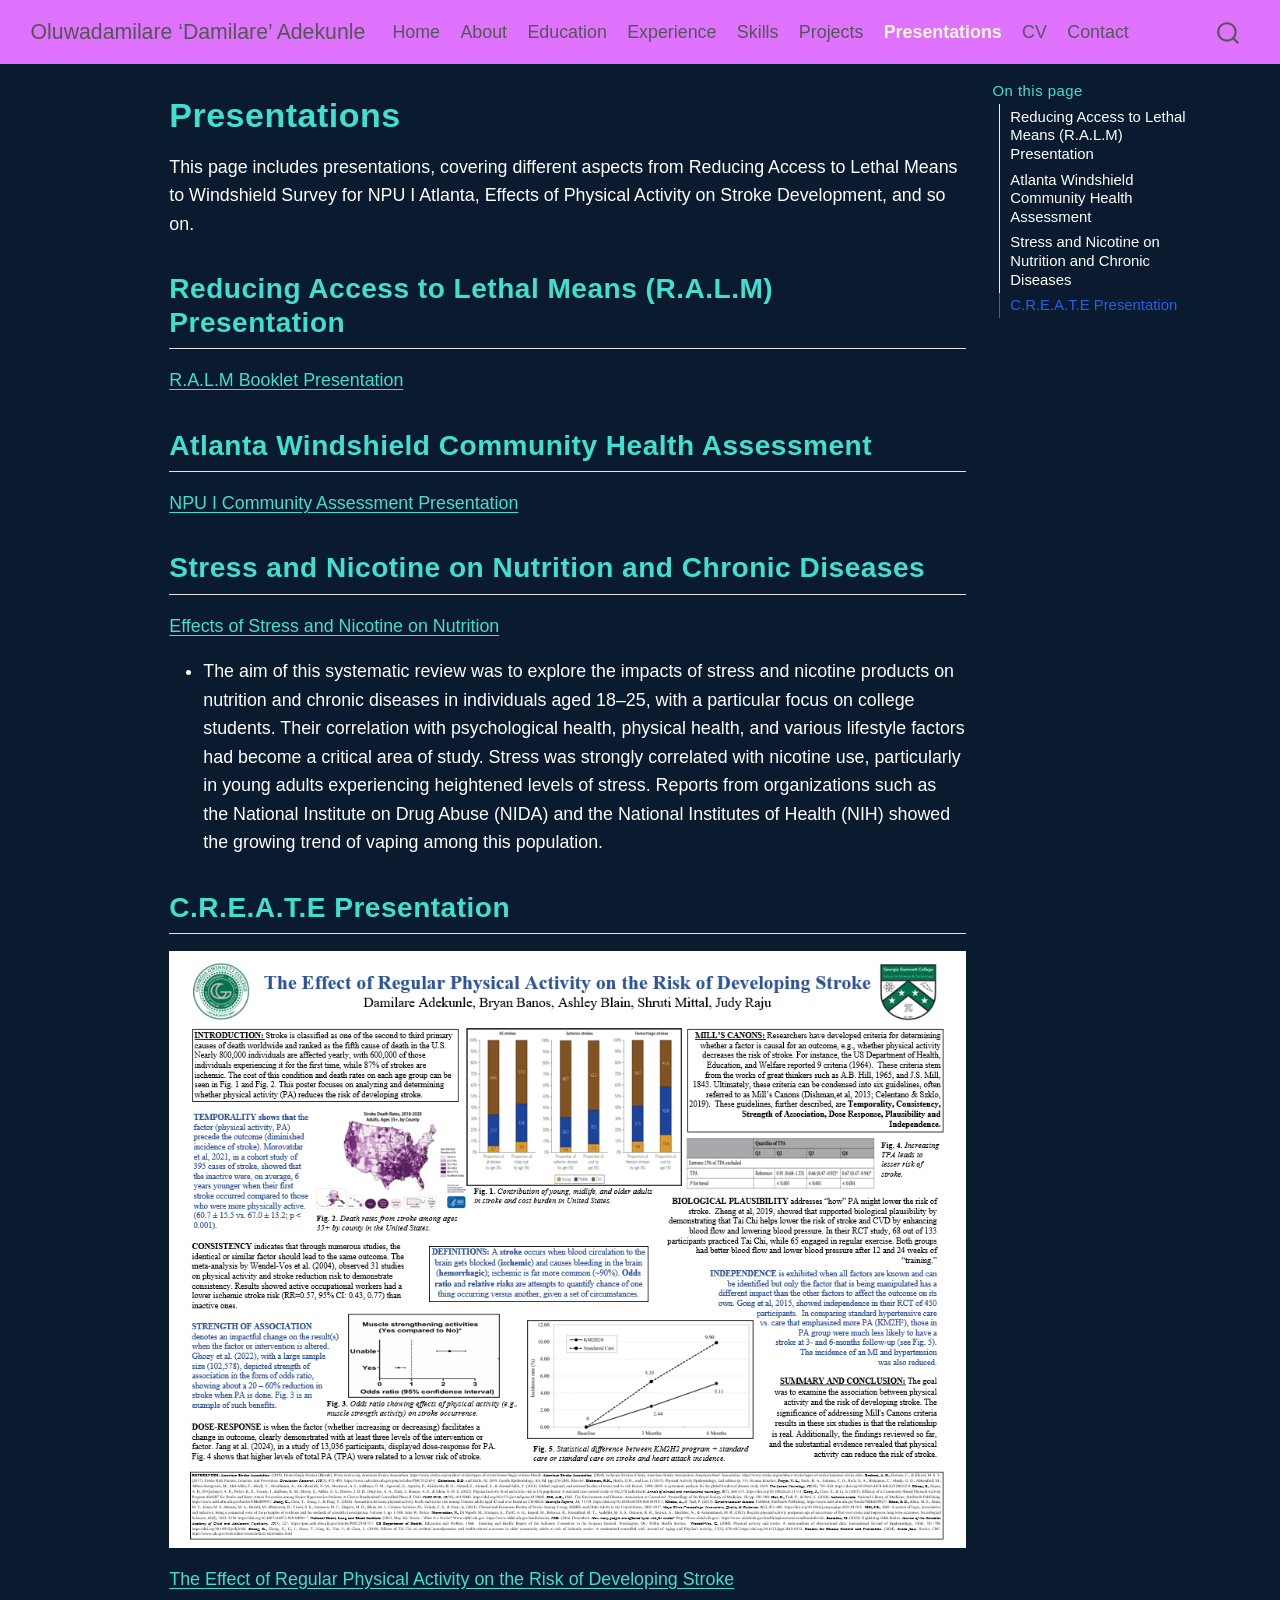
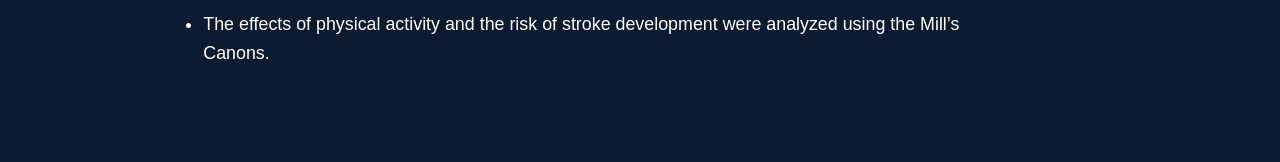
<file: portfolio/damilare-adekunle-portfolio/docs/presentations.html>
<!DOCTYPE html>
<html xmlns="http://www.w3.org/1999/xhtml" lang="en" xml:lang="en"><head>

<meta charset="utf-8">
<meta name="generator" content="quarto-1.10.18">

<meta name="viewport" content="width=device-width, initial-scale=1.0, user-scalable=yes">


<title>Presentations – Oluwadamilare ‘Damilare’ Adekunle</title>
<style>
/* Default styles provided by pandoc.
** See https://pandoc.org/MANUAL.html#variables-for-html for config info.
*/
span.smallcaps{font-variant: small-caps;}
div.columns{display: flex; gap: 1.5em;}
div.column{flex: auto;}
@media screen {
div.columns{gap: min(4vw, 1.5em);}
div.column{overflow-x: auto;}
}
div.hanging-indent{margin-left: 1.5em; text-indent: -1.5em;}
ul.task-list{list-style: none;}
ul.task-list li input[type="checkbox"] {
  width: 0.8em;
  margin: 0 0.8em 0.2em -1em; /* quarto-specific, see https://github.com/quarto-dev/quarto-cli/issues/4556 */ 
  vertical-align: middle;
}
</style>


<script src="site_libs/quarto-nav/quarto-nav.js"></script>
<script src="site_libs/quarto-nav/headroom.min.js"></script>
<script src="site_libs/clipboard/clipboard.min.js"></script>
<script src="site_libs/quarto-search/autocomplete.umd.js"></script>
<script src="site_libs/quarto-search/fuse.min.js"></script>
<script src="site_libs/quarto-search/quarto-search.js"></script>
<meta name="quarto:offset" content="./">
<script src="site_libs/quarto-html/quarto.js" type="module"></script>
<script src="site_libs/quarto-html/tabsets/tabsets.js" type="module"></script>
<script src="site_libs/quarto-html/popper.min.js"></script>
<script src="site_libs/quarto-html/tippy.umd.min.js"></script>
<script src="site_libs/quarto-html/anchor.min.js"></script>
<link href="site_libs/quarto-html/tippy.css" rel="stylesheet">
<link href="site_libs/quarto-html/quarto-syntax-highlighting-64a204ab8560d761af7679ceaba22944.css" rel="stylesheet" id="quarto-text-highlighting-styles">
<script src="site_libs/bootstrap/bootstrap.min.js"></script>
<link href="site_libs/bootstrap/bootstrap-icons.css" rel="stylesheet">
<link href="site_libs/bootstrap/bootstrap-172ba59bd5e0b52282274ba0c0cc16fc.min.css" rel="stylesheet" append-hash="true" id="quarto-bootstrap" data-mode="light">
<script id="quarto-search-options" type="application/json">{
  "location": "navbar",
  "copy-button": false,
  "collapse-after": 3,
  "panel-placement": "end",
  "type": "overlay",
  "limit": 50,
  "keyboard-shortcut": [
    "f",
    "/",
    "s"
  ],
  "show-item-context": false,
  "language": {
    "search-no-results-text": "No results",
    "search-matching-documents-text": "matching documents",
    "search-copy-link-title": "Copy link to search",
    "search-hide-matches-text": "Hide additional matches",
    "search-more-match-text": "more match in this document",
    "search-more-matches-text": "more matches in this document",
    "search-clear-button-title": "Clear",
    "search-text-placeholder": "",
    "search-detached-cancel-button-title": "Cancel",
    "search-submit-button-title": "Submit",
    "search-label": "Search"
  }
}</script>


<link rel="stylesheet" href="styles.css">
</head>

<body class="nav-fixed quarto-light">

<div id="quarto-search-results"></div>
  <header id="quarto-header" class="headroom fixed-top">
    <nav class="navbar navbar-expand-lg " data-bs-theme="dark">
      <div class="navbar-container container-fluid">
      <div class="navbar-brand-container mx-auto">
    <a class="navbar-brand" href="./index.html">
    <span class="navbar-title">Oluwadamilare ‘Damilare’ Adekunle</span>
    </a>
  </div>
            <div id="quarto-search" class="" title="Search"></div>
          <button class="navbar-toggler" type="button" data-bs-toggle="collapse" data-bs-target="#navbarCollapse" aria-controls="navbarCollapse" role="menu" aria-expanded="false" aria-label="Toggle navigation" onclick="if (window.quartoToggleHeadroom) { window.quartoToggleHeadroom(); }">
  <span class="navbar-toggler-icon"></span>
</button>
          <div class="collapse navbar-collapse" id="navbarCollapse">
            <ul class="navbar-nav navbar-nav-scroll me-auto">
  <li class="nav-item">
    <a class="nav-link" href="./index.html"> 
<span class="menu-text">Home</span></a>
  </li>  
  <li class="nav-item">
    <a class="nav-link" href="./about.html"> 
<span class="menu-text">About</span></a>
  </li>  
  <li class="nav-item">
    <a class="nav-link" href="./education.html"> 
<span class="menu-text">Education</span></a>
  </li>  
  <li class="nav-item">
    <a class="nav-link" href="./experience.html"> 
<span class="menu-text">Experience</span></a>
  </li>  
  <li class="nav-item">
    <a class="nav-link" href="./skills.html"> 
<span class="menu-text">Skills</span></a>
  </li>  
  <li class="nav-item">
    <a class="nav-link" href="./projects.html"> 
<span class="menu-text">Projects</span></a>
  </li>  
  <li class="nav-item">
    <a class="nav-link active" href="./presentations.html" aria-current="page"> 
<span class="menu-text">Presentations</span></a>
  </li>  
  <li class="nav-item">
    <a class="nav-link" href="./cv.html"> 
<span class="menu-text">CV</span></a>
  </li>  
  <li class="nav-item">
    <a class="nav-link" href="./contact.html"> 
<span class="menu-text">Contact</span></a>
  </li>  
</ul>
          </div> <!-- /navcollapse -->
            <div class="quarto-navbar-tools">
</div>
      </div> <!-- /container-fluid -->
    </nav>
</header>
<!-- content -->
<div id="quarto-content" class="quarto-container page-columns page-rows-contents page-layout-article page-navbar">
<!-- sidebar -->
<!-- margin-sidebar -->
    <div id="quarto-margin-sidebar" class="sidebar margin-sidebar">
        <nav id="TOC" role="doc-toc" class="toc-active">
    <h2 id="toc-title">On this page</h2>
   
  <ul>
  <li><a href="#reducing-access-to-lethal-means-r.a.l.m-presentation" id="toc-reducing-access-to-lethal-means-r.a.l.m-presentation" class="nav-link active" data-scroll-target="#reducing-access-to-lethal-means-r.a.l.m-presentation">Reducing Access to Lethal Means (R.A.L.M) Presentation</a></li>
  <li><a href="#atlanta-windshield-community-health-assessment" id="toc-atlanta-windshield-community-health-assessment" class="nav-link" data-scroll-target="#atlanta-windshield-community-health-assessment">Atlanta Windshield Community Health Assessment</a></li>
  <li><a href="#stress-and-nicotine-on-nutrition-and-chronic-diseases" id="toc-stress-and-nicotine-on-nutrition-and-chronic-diseases" class="nav-link" data-scroll-target="#stress-and-nicotine-on-nutrition-and-chronic-diseases">Stress and Nicotine on Nutrition and Chronic Diseases</a></li>
  <li><a href="#c.r.e.a.t.e-presentation" id="toc-c.r.e.a.t.e-presentation" class="nav-link" data-scroll-target="#c.r.e.a.t.e-presentation">C.R.E.A.T.E Presentation</a></li>
  </ul>
</nav>
    </div>
<!-- main -->
<main class="content" id="quarto-document-content">

<header id="title-block-header" class="quarto-title-block default">
<div class="quarto-title">
<h1 class="title">Presentations</h1>
</div>



<div class="quarto-title-meta">

    
  
    
  </div>
  


</header>


<p>This page includes presentations, covering different aspects from Reducing Access to Lethal Means to Windshield Survey for NPU I Atlanta, Effects of Physical Activity on Stroke Development, and so on.</p>
<section id="reducing-access-to-lethal-means-r.a.l.m-presentation" class="level2">
<h2 class="anchored" data-anchor-id="reducing-access-to-lethal-means-r.a.l.m-presentation">Reducing Access to Lethal Means (R.A.L.M) Presentation</h2>
<p><a href="files/RALM-Booklet-Preview-PAC-G-Presentation.pptx">R.A.L.M Booklet Presentation</a></p>
</section>
<section id="atlanta-windshield-community-health-assessment" class="level2">
<h2 class="anchored" data-anchor-id="atlanta-windshield-community-health-assessment">Atlanta Windshield Community Health Assessment</h2>
<p><a href="files/NPU-I-Windshield-Survey-Community-Assessment-Presentation.pptx">NPU I Community Assessment Presentation</a></p>
</section>
<section id="stress-and-nicotine-on-nutrition-and-chronic-diseases" class="level2">
<h2 class="anchored" data-anchor-id="stress-and-nicotine-on-nutrition-and-chronic-diseases">Stress and Nicotine on Nutrition and Chronic Diseases</h2>
<p><a href="files/Capstone-(Stress-and-Nicotine)-Presentation.pptx">Effects of Stress and Nicotine on Nutrition</a></p>
<ul>
<li>The aim of this systematic review was to explore the impacts of stress and nicotine products on nutrition and chronic diseases in individuals aged 18–25, with a particular focus on college students. Their correlation with psychological health, physical health, and various lifestyle factors had become a critical area of study. Stress was strongly correlated with nicotine use, particularly in young adults experiencing heightened levels of stress. Reports from organizations such as the National Institute on Drug Abuse (NIDA) and the National Institutes of Health (NIH) showed the growing trend of vaping among this population.</li>
</ul>
</section>
<section id="c.r.e.a.t.e-presentation" class="level2">
<h2 class="anchored" data-anchor-id="c.r.e.a.t.e-presentation">C.R.E.A.T.E Presentation</h2>
<p><img src="images/PA-STR-Image.png" class="img-fluid"></p>
<p><a href="files/PA-STR-CREATE-Final-Poster.pptx">The Effect of Regular Physical Activity on the Risk of Developing Stroke</a></p>
<ul>
<li>The effects of physical activity and the risk of stroke development were analyzed using the Mill’s Canons.</li>
</ul>


</section>

</main> <!-- /main -->
<script id="quarto-html-after-body" type="application/javascript">
  window.document.addEventListener("DOMContentLoaded", function (event) {
    const icon = "";
    const anchorJS = new window.AnchorJS();
    anchorJS.options = {
      placement: 'right',
      icon: icon
    };
    anchorJS.add('.anchored');
    const isCodeAnnotation = (el) => {
      for (const clz of el.classList) {
        if (clz.startsWith('code-annotation-')) {                     
          return true;
        }
      }
      return false;
    }
    const onCopySuccess = function(e) {
      // button target
      const button = e.trigger;
      // don't keep focus
      button.blur();
      // flash "checked"
      button.classList.add('code-copy-button-checked');
      var currentTitle = button.getAttribute("title");
      button.setAttribute("title", "Copied!");
      let tooltip;
      if (window.bootstrap) {
        button.setAttribute("data-bs-toggle", "tooltip");
        button.setAttribute("data-bs-placement", "left");
        button.setAttribute("data-bs-title", "Copied!");
        tooltip = new bootstrap.Tooltip(button, 
          { trigger: "manual", 
            customClass: "code-copy-button-tooltip",
            offset: [0, -8]});
        tooltip.show();    
      }
      setTimeout(function() {
        if (tooltip) {
          tooltip.hide();
          button.removeAttribute("data-bs-title");
          button.removeAttribute("data-bs-toggle");
          button.removeAttribute("data-bs-placement");
        }
        button.setAttribute("title", currentTitle);
        button.classList.remove('code-copy-button-checked');
      }, 1000);
      // clear code selection
      e.clearSelection();
    }
    const getTextToCopy = function(trigger) {
      const outerScaffold = trigger.parentElement.cloneNode(true);
      const codeEl = outerScaffold.querySelector('code');
      for (const childEl of codeEl.children) {
        if (isCodeAnnotation(childEl)) {
          childEl.remove();
        }
      }
      return codeEl.innerText;
    }
    const clipboard = new window.ClipboardJS('.code-copy-button:not([data-in-quarto-modal])', {
      text: getTextToCopy
    });
    clipboard.on('success', onCopySuccess);
    if (window.document.getElementById('quarto-embedded-source-code-modal')) {
      const clipboardModal = new window.ClipboardJS('.code-copy-button[data-in-quarto-modal]', {
        text: getTextToCopy,
        container: window.document.getElementById('quarto-embedded-source-code-modal')
      });
      clipboardModal.on('success', onCopySuccess);
    }
      var localhostRegex = new RegExp(/^(?:http|https):\/\/localhost\:?[0-9]*\//);
      var mailtoRegex = new RegExp(/^mailto:/);
        var filterRegex = new RegExp('/' + window.location.host + '/');
      var isInternal = (href) => {
          return filterRegex.test(href) || localhostRegex.test(href) || mailtoRegex.test(href);
      }
      // Inspect non-navigation links and adorn them if external
     var links = window.document.querySelectorAll('a[href]:not(.nav-link):not(.navbar-brand):not(.toc-action):not(.sidebar-link):not(.sidebar-item-toggle):not(.pagination-link):not(.no-external):not([aria-hidden]):not(.dropdown-item):not(.quarto-navigation-tool):not(.about-link)');
      for (var i=0; i<links.length; i++) {
        const link = links[i];
        if (!isInternal(link.href)) {
          // undo the damage that might have been done by quarto-nav.js in the case of
          // links that we want to consider external
          if (link.dataset.originalHref !== undefined) {
            link.href = link.dataset.originalHref;
          }
        }
      }
    function tippyHover(el, contentFn, onTriggerFn, onUntriggerFn) {
      const config = {
        allowHTML: true,
        maxWidth: 500,
        delay: 100,
        arrow: false,
        appendTo: function(el) {
            return el.parentElement;
        },
        interactive: true,
        interactiveBorder: 10,
        theme: 'quarto',
        placement: 'bottom-start',
      };
      if (contentFn) {
        config.content = contentFn;
      }
      if (onTriggerFn) {
        config.onTrigger = onTriggerFn;
      }
      if (onUntriggerFn) {
        config.onUntrigger = onUntriggerFn;
      }
      window.tippy(el, config); 
    }
    const noterefs = window.document.querySelectorAll('a[role="doc-noteref"]');
    for (var i=0; i<noterefs.length; i++) {
      const ref = noterefs[i];
      tippyHover(ref, function() {
        // use id or data attribute instead here
        let href = ref.getAttribute('data-footnote-href') || ref.getAttribute('href');
        try { href = new URL(href).hash; } catch {}
        const id = href.replace(/^#\/?/, "");
        const note = window.document.getElementById(id);
        if (note) {
          return note.innerHTML;
        } else {
          return "";
        }
      });
    }
    const xrefs = window.document.querySelectorAll('a.quarto-xref');
    const processXRef = (id, note) => {
      // Strip column container classes
      const stripColumnClz = (el) => {
        el.classList.remove("page-full", "page-columns");
        if (el.children) {
          for (const child of el.children) {
            stripColumnClz(child);
          }
        }
      }
      stripColumnClz(note)
      if (id === null || id.startsWith('sec-')) {
        // Special case sections, only their first couple elements
        const container = document.createElement("div");
        if (note.children && note.children.length > 2) {
          container.appendChild(note.children[0].cloneNode(true));
          for (let i = 1; i < note.children.length; i++) {
            const child = note.children[i];
            if (child.tagName === "P" && child.innerText === "") {
              continue;
            } else {
              container.appendChild(child.cloneNode(true));
              break;
            }
          }
          if (window.Quarto?.typesetMath) {
            window.Quarto.typesetMath(container);
          }
          return container.innerHTML
        } else {
          if (window.Quarto?.typesetMath) {
            window.Quarto.typesetMath(note);
          }
          return note.innerHTML;
        }
      } else {
        // Remove any anchor links if they are present
        const anchorLink = note.querySelector('a.anchorjs-link');
        if (anchorLink) {
          anchorLink.remove();
        }
        if (window.Quarto?.typesetMath) {
          window.Quarto.typesetMath(note);
        }
        if (note.classList.contains("callout")) {
          return note.outerHTML;
        } else {
          return note.innerHTML;
        }
      }
    }
    for (var i=0; i<xrefs.length; i++) {
      const xref = xrefs[i];
      tippyHover(xref, undefined, function(instance) {
        instance.disable();
        let url = xref.getAttribute('href');
        let hash = undefined; 
        if (url.startsWith('#')) {
          hash = url;
        } else {
          try { hash = new URL(url).hash; } catch {}
        }
        if (hash) {
          const id = hash.replace(/^#\/?/, "");
          const note = window.document.getElementById(id);
          if (note !== null) {
            try {
              const html = processXRef(id, note.cloneNode(true));
              instance.setContent(html);
            } finally {
              instance.enable();
              instance.show();
            }
          } else {
            // See if we can fetch this
            fetch(url.split('#')[0])
            .then(res => res.text())
            .then(html => {
              const parser = new DOMParser();
              const htmlDoc = parser.parseFromString(html, "text/html");
              const note = htmlDoc.getElementById(id);
              if (note !== null) {
                const html = processXRef(id, note);
                instance.setContent(html);
              } 
            }).finally(() => {
              instance.enable();
              instance.show();
            });
          }
        } else {
          // See if we can fetch a full url (with no hash to target)
          // This is a special case and we should probably do some content thinning / targeting
          fetch(url)
          .then(res => res.text())
          .then(html => {
            const parser = new DOMParser();
            const htmlDoc = parser.parseFromString(html, "text/html");
            const note = htmlDoc.querySelector('main.content');
            if (note !== null) {
              // This should only happen for chapter cross references
              // (since there is no id in the URL)
              // remove the first header
              if (note.children.length > 0 && note.children[0].tagName === "HEADER") {
                note.children[0].remove();
              }
              const html = processXRef(null, note);
              instance.setContent(html);
            } 
          }).finally(() => {
            instance.enable();
            instance.show();
          });
        }
      }, function(instance) {
      });
    }
        let selectedAnnoteEl;
        const selectorForAnnotation = ( cell, annotation) => {
          let cellAttr = 'data-code-cell="' + cell + '"';
          let lineAttr = 'data-code-annotation="' +  annotation + '"';
          const selector = 'span[' + cellAttr + '][' + lineAttr + ']';
          return selector;
        }
        const selectCodeLines = (annoteEl) => {
          const doc = window.document;
          const targetCell = annoteEl.getAttribute("data-target-cell");
          const targetAnnotation = annoteEl.getAttribute("data-target-annotation");
          const annoteSpan = window.document.querySelector(selectorForAnnotation(targetCell, targetAnnotation));
          const lines = annoteSpan.getAttribute("data-code-lines").split(",");
          const lineIds = lines.map((line) => {
            return targetCell + "-" + line;
          })
          let top = null;
          let height = null;
          let parent = null;
          if (lineIds.length > 0) {
              //compute the position of the single el (top and bottom and make a div)
              const el = window.document.getElementById(lineIds[0]);
              top = el.offsetTop;
              height = el.offsetHeight;
              parent = el.parentElement.parentElement;
            if (lineIds.length > 1) {
              const lastEl = window.document.getElementById(lineIds[lineIds.length - 1]);
              const bottom = lastEl.offsetTop + lastEl.offsetHeight;
              height = bottom - top;
            }
            if (top !== null && height !== null && parent !== null) {
              // cook up a div (if necessary) and position it 
              let div = window.document.getElementById("code-annotation-line-highlight");
              if (div === null) {
                div = window.document.createElement("div");
                div.setAttribute("id", "code-annotation-line-highlight");
                div.style.position = 'absolute';
                parent.appendChild(div);
              }
              div.style.top = top - 2 + "px";
              div.style.height = height + 4 + "px";
              div.style.left = 0;
              let gutterDiv = window.document.getElementById("code-annotation-line-highlight-gutter");
              if (gutterDiv === null) {
                gutterDiv = window.document.createElement("div");
                gutterDiv.setAttribute("id", "code-annotation-line-highlight-gutter");
                gutterDiv.style.position = 'absolute';
                const codeCell = window.document.getElementById(targetCell);
                const gutter = codeCell.querySelector('.code-annotation-gutter');
                gutter.appendChild(gutterDiv);
              }
              gutterDiv.style.top = top - 2 + "px";
              gutterDiv.style.height = height + 4 + "px";
            }
            selectedAnnoteEl = annoteEl;
          }
        };
        const unselectCodeLines = () => {
          const elementsIds = ["code-annotation-line-highlight", "code-annotation-line-highlight-gutter"];
          elementsIds.forEach((elId) => {
            const div = window.document.getElementById(elId);
            if (div) {
              div.remove();
            }
          });
          selectedAnnoteEl = undefined;
        };
          // Handle positioning of the toggle
      window.addEventListener(
        "resize",
        throttle(() => {
          elRect = undefined;
          if (selectedAnnoteEl) {
            selectCodeLines(selectedAnnoteEl);
          }
        }, 10)
      );
      function throttle(fn, ms) {
      let throttle = false;
      let timer;
        return (...args) => {
          if(!throttle) { // first call gets through
              fn.apply(this, args);
              throttle = true;
          } else { // all the others get throttled
              if(timer) clearTimeout(timer); // cancel #2
              timer = setTimeout(() => {
                fn.apply(this, args);
                timer = throttle = false;
              }, ms);
          }
        };
      }
        // Attach click handler to the DT
        const annoteDls = window.document.querySelectorAll('dt[data-target-cell]');
        for (const annoteDlNode of annoteDls) {
          annoteDlNode.addEventListener('click', (event) => {
            const clickedEl = event.target;
            if (clickedEl !== selectedAnnoteEl) {
              unselectCodeLines();
              const activeEl = window.document.querySelector('dt[data-target-cell].code-annotation-active');
              if (activeEl) {
                activeEl.classList.remove('code-annotation-active');
              }
              selectCodeLines(clickedEl);
              clickedEl.classList.add('code-annotation-active');
            } else {
              // Unselect the line
              unselectCodeLines();
              clickedEl.classList.remove('code-annotation-active');
            }
          });
        }
    const findCites = (el) => {
      const parentEl = el.parentElement;
      if (parentEl) {
        const cites = parentEl.dataset.cites;
        if (cites) {
          return {
            el,
            cites: cites.split(' ')
          };
        } else {
          return findCites(el.parentElement)
        }
      } else {
        return undefined;
      }
    };
    var bibliorefs = window.document.querySelectorAll('a[role="doc-biblioref"]');
    for (var i=0; i<bibliorefs.length; i++) {
      const ref = bibliorefs[i];
      const citeInfo = findCites(ref);
      if (citeInfo) {
        tippyHover(citeInfo.el, function() {
          var popup = window.document.createElement('div');
          citeInfo.cites.forEach(function(cite) {
            var citeDiv = window.document.createElement('div');
            citeDiv.classList.add('hanging-indent');
            citeDiv.classList.add('csl-entry');
            var biblioDiv = window.document.getElementById('ref-' + cite);
            if (biblioDiv) {
              citeDiv.innerHTML = biblioDiv.innerHTML;
            }
            popup.appendChild(citeDiv);
          });
          return popup.innerHTML;
        });
      }
    }
  });
  </script>
</div> <!-- /content -->




</body></html>
</file>
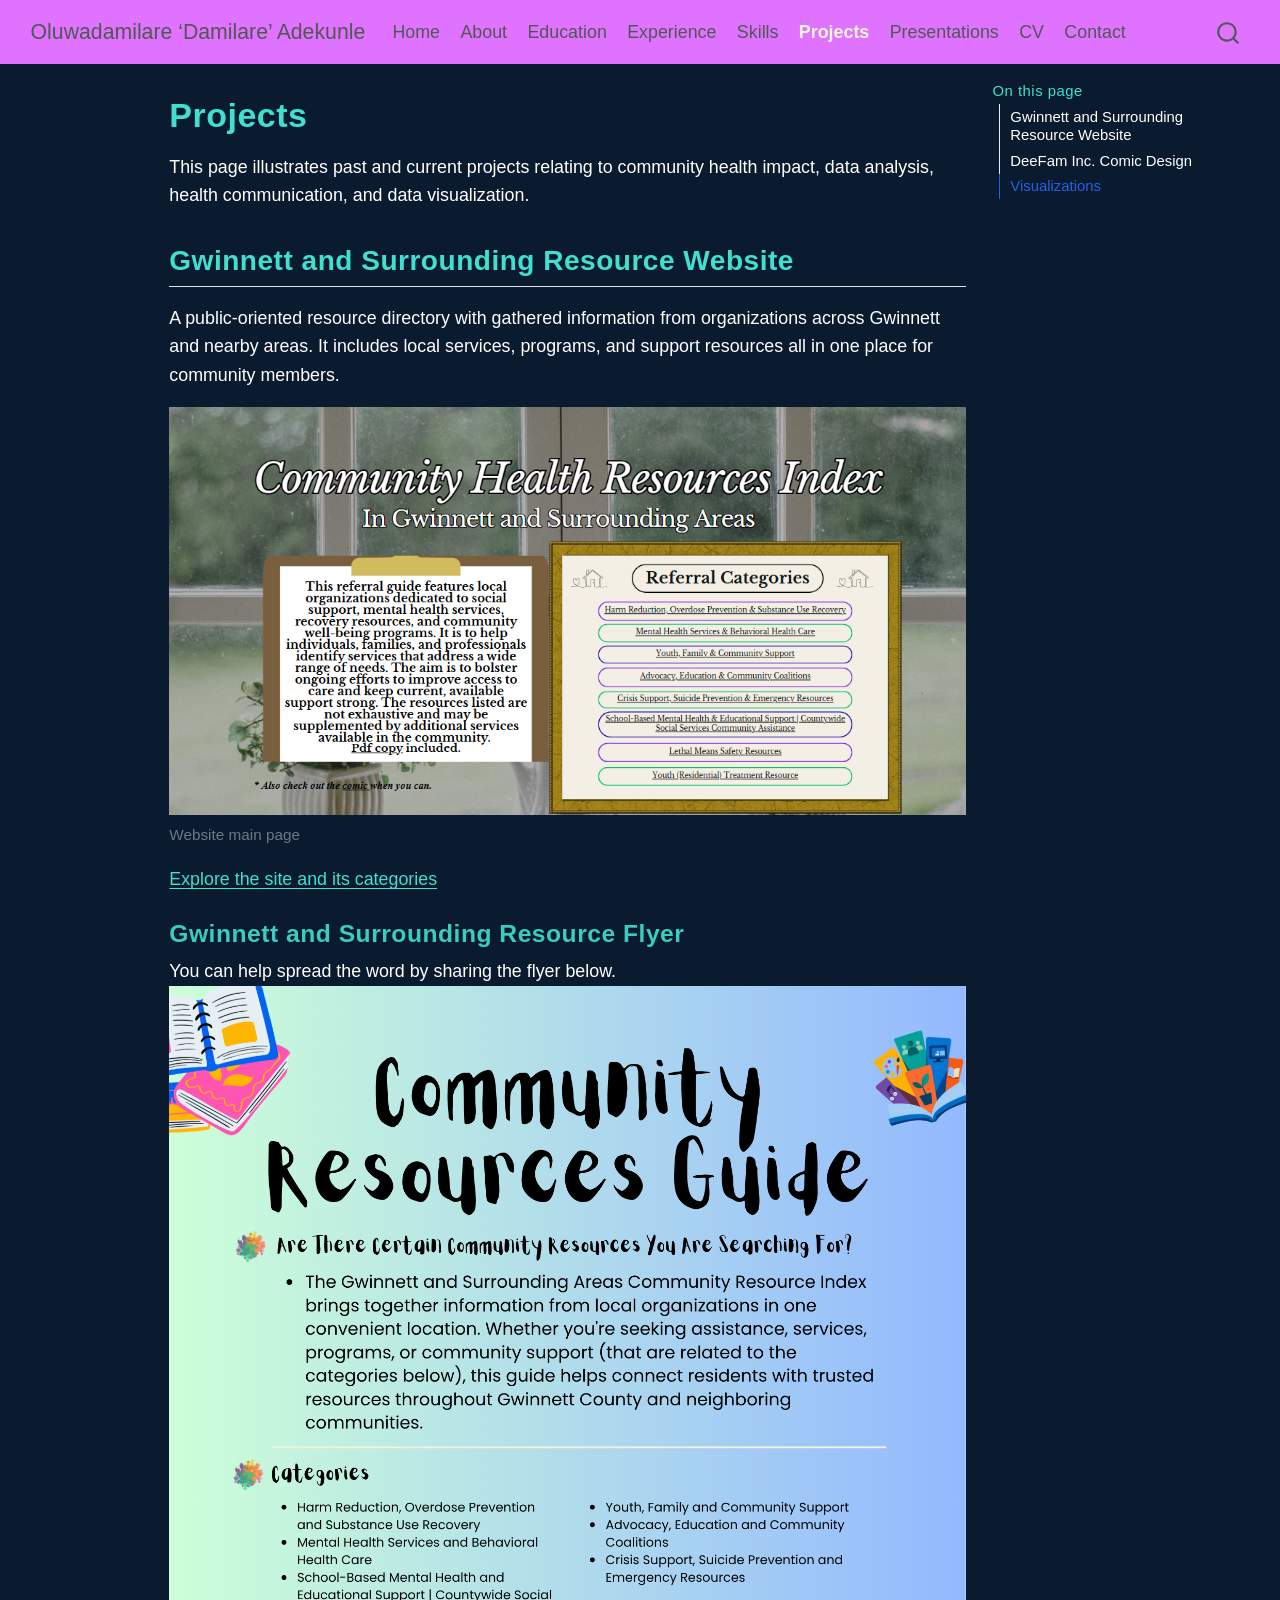
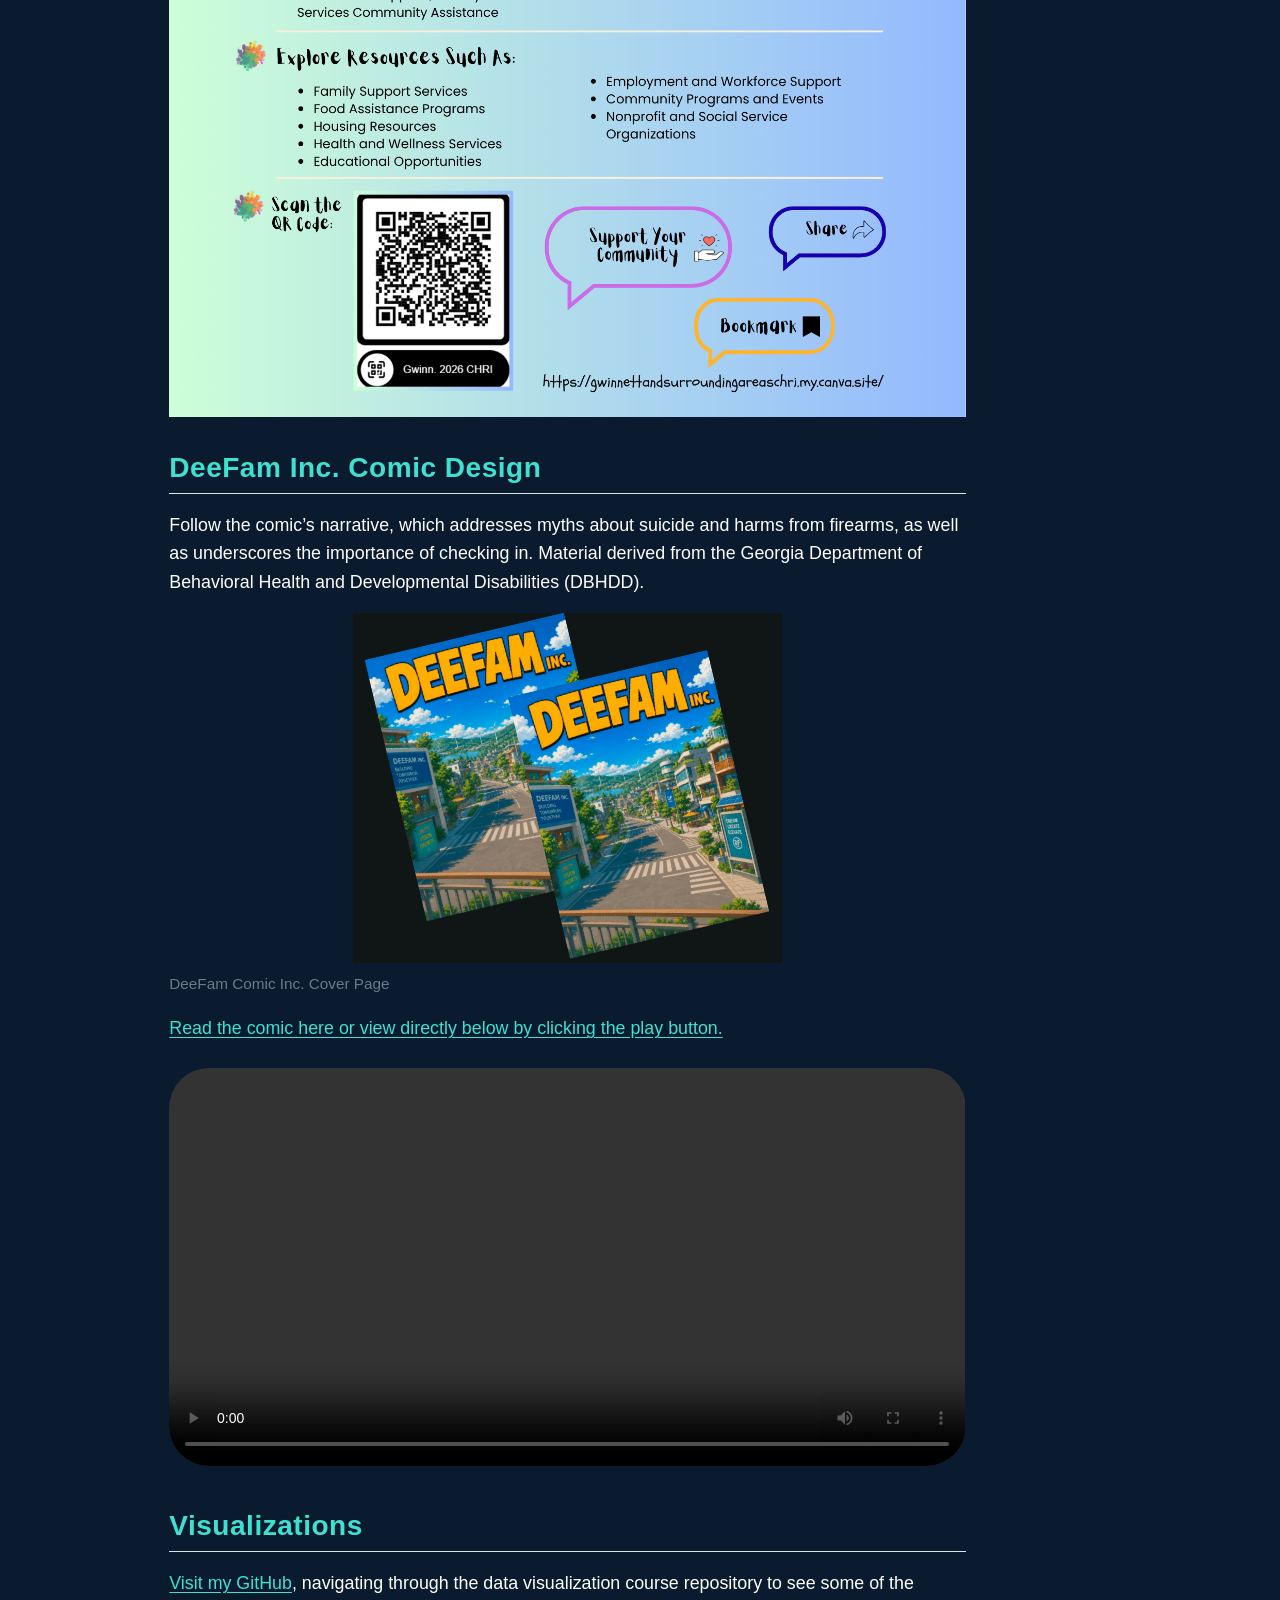
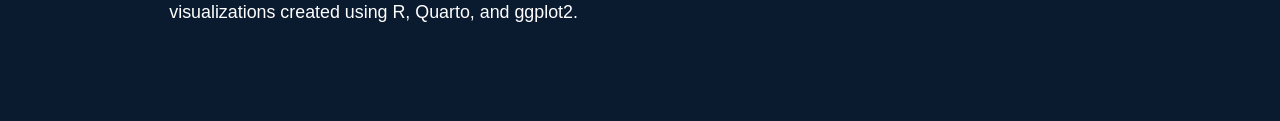
<file: portfolio/damilare-adekunle-portfolio/docs/projects.html>
<!DOCTYPE html>
<html xmlns="http://www.w3.org/1999/xhtml" lang="en" xml:lang="en"><head>

<meta charset="utf-8">
<meta name="generator" content="quarto-1.10.18">

<meta name="viewport" content="width=device-width, initial-scale=1.0, user-scalable=yes">


<title>Projects – Oluwadamilare ‘Damilare’ Adekunle</title>
<style>
/* Default styles provided by pandoc.
** See https://pandoc.org/MANUAL.html#variables-for-html for config info.
*/
span.smallcaps{font-variant: small-caps;}
div.columns{display: flex; gap: 1.5em;}
div.column{flex: auto;}
@media screen {
div.columns{gap: min(4vw, 1.5em);}
div.column{overflow-x: auto;}
}
div.hanging-indent{margin-left: 1.5em; text-indent: -1.5em;}
ul.task-list{list-style: none;}
ul.task-list li input[type="checkbox"] {
  width: 0.8em;
  margin: 0 0.8em 0.2em -1em; /* quarto-specific, see https://github.com/quarto-dev/quarto-cli/issues/4556 */ 
  vertical-align: middle;
}
</style>


<script src="site_libs/quarto-nav/quarto-nav.js"></script>
<script src="site_libs/quarto-nav/headroom.min.js"></script>
<script src="site_libs/clipboard/clipboard.min.js"></script>
<script src="site_libs/quarto-search/autocomplete.umd.js"></script>
<script src="site_libs/quarto-search/fuse.min.js"></script>
<script src="site_libs/quarto-search/quarto-search.js"></script>
<meta name="quarto:offset" content="./">
<script src="site_libs/quarto-html/quarto.js" type="module"></script>
<script src="site_libs/quarto-html/tabsets/tabsets.js" type="module"></script>
<script src="site_libs/quarto-html/popper.min.js"></script>
<script src="site_libs/quarto-html/tippy.umd.min.js"></script>
<script src="site_libs/quarto-html/anchor.min.js"></script>
<link href="site_libs/quarto-html/tippy.css" rel="stylesheet">
<link href="site_libs/quarto-html/quarto-syntax-highlighting-64a204ab8560d761af7679ceaba22944.css" rel="stylesheet" id="quarto-text-highlighting-styles">
<script src="site_libs/bootstrap/bootstrap.min.js"></script>
<link href="site_libs/bootstrap/bootstrap-icons.css" rel="stylesheet">
<link href="site_libs/bootstrap/bootstrap-172ba59bd5e0b52282274ba0c0cc16fc.min.css" rel="stylesheet" append-hash="true" id="quarto-bootstrap" data-mode="light">
<script id="quarto-search-options" type="application/json">{
  "location": "navbar",
  "copy-button": false,
  "collapse-after": 3,
  "panel-placement": "end",
  "type": "overlay",
  "limit": 50,
  "keyboard-shortcut": [
    "f",
    "/",
    "s"
  ],
  "show-item-context": false,
  "language": {
    "search-no-results-text": "No results",
    "search-matching-documents-text": "matching documents",
    "search-copy-link-title": "Copy link to search",
    "search-hide-matches-text": "Hide additional matches",
    "search-more-match-text": "more match in this document",
    "search-more-matches-text": "more matches in this document",
    "search-clear-button-title": "Clear",
    "search-text-placeholder": "",
    "search-detached-cancel-button-title": "Cancel",
    "search-submit-button-title": "Submit",
    "search-label": "Search"
  }
}</script>


<link rel="stylesheet" href="styles.css">
</head>

<body class="nav-fixed quarto-light">

<div id="quarto-search-results"></div>
  <header id="quarto-header" class="headroom fixed-top">
    <nav class="navbar navbar-expand-lg " data-bs-theme="dark">
      <div class="navbar-container container-fluid">
      <div class="navbar-brand-container mx-auto">
    <a class="navbar-brand" href="./index.html">
    <span class="navbar-title">Oluwadamilare ‘Damilare’ Adekunle</span>
    </a>
  </div>
            <div id="quarto-search" class="" title="Search"></div>
          <button class="navbar-toggler" type="button" data-bs-toggle="collapse" data-bs-target="#navbarCollapse" aria-controls="navbarCollapse" role="menu" aria-expanded="false" aria-label="Toggle navigation" onclick="if (window.quartoToggleHeadroom) { window.quartoToggleHeadroom(); }">
  <span class="navbar-toggler-icon"></span>
</button>
          <div class="collapse navbar-collapse" id="navbarCollapse">
            <ul class="navbar-nav navbar-nav-scroll me-auto">
  <li class="nav-item">
    <a class="nav-link" href="./index.html"> 
<span class="menu-text">Home</span></a>
  </li>  
  <li class="nav-item">
    <a class="nav-link" href="./about.html"> 
<span class="menu-text">About</span></a>
  </li>  
  <li class="nav-item">
    <a class="nav-link" href="./education.html"> 
<span class="menu-text">Education</span></a>
  </li>  
  <li class="nav-item">
    <a class="nav-link" href="./experience.html"> 
<span class="menu-text">Experience</span></a>
  </li>  
  <li class="nav-item">
    <a class="nav-link" href="./skills.html"> 
<span class="menu-text">Skills</span></a>
  </li>  
  <li class="nav-item">
    <a class="nav-link active" href="./projects.html" aria-current="page"> 
<span class="menu-text">Projects</span></a>
  </li>  
  <li class="nav-item">
    <a class="nav-link" href="./presentations.html"> 
<span class="menu-text">Presentations</span></a>
  </li>  
  <li class="nav-item">
    <a class="nav-link" href="./cv.html"> 
<span class="menu-text">CV</span></a>
  </li>  
  <li class="nav-item">
    <a class="nav-link" href="./contact.html"> 
<span class="menu-text">Contact</span></a>
  </li>  
</ul>
          </div> <!-- /navcollapse -->
            <div class="quarto-navbar-tools">
</div>
      </div> <!-- /container-fluid -->
    </nav>
</header>
<!-- content -->
<div id="quarto-content" class="quarto-container page-columns page-rows-contents page-layout-article page-navbar">
<!-- sidebar -->
<!-- margin-sidebar -->
    <div id="quarto-margin-sidebar" class="sidebar margin-sidebar">
        <nav id="TOC" role="doc-toc" class="toc-active">
    <h2 id="toc-title">On this page</h2>
   
  <ul>
  <li><a href="#gwinnett-and-surrounding-resource-website" id="toc-gwinnett-and-surrounding-resource-website" class="nav-link active" data-scroll-target="#gwinnett-and-surrounding-resource-website">Gwinnett and Surrounding Resource Website</a>
  <ul class="collapse">
  <li><a href="#gwinnett-and-surrounding-resource-flyer" id="toc-gwinnett-and-surrounding-resource-flyer" class="nav-link" data-scroll-target="#gwinnett-and-surrounding-resource-flyer">Gwinnett and Surrounding Resource Flyer</a></li>
  </ul></li>
  <li><a href="#deefam-inc.-comic-design" id="toc-deefam-inc.-comic-design" class="nav-link" data-scroll-target="#deefam-inc.-comic-design">DeeFam Inc.&nbsp;Comic Design</a></li>
  <li><a href="#visualizations" id="toc-visualizations" class="nav-link" data-scroll-target="#visualizations">Visualizations</a></li>
  </ul>
</nav>
    </div>
<!-- main -->
<main class="content" id="quarto-document-content">

<header id="title-block-header" class="quarto-title-block default">
<div class="quarto-title">
<h1 class="title">Projects</h1>
</div>



<div class="quarto-title-meta">

    
  
    
  </div>
  


</header>


<p>This page illustrates past and current projects relating to community health impact, data analysis, health communication, and data visualization.</p>
<section id="gwinnett-and-surrounding-resource-website" class="level2">
<h2 class="anchored" data-anchor-id="gwinnett-and-surrounding-resource-website">Gwinnett and Surrounding Resource Website</h2>
<p>A public-oriented resource directory with gathered information from organizations across Gwinnett and nearby areas. It includes local services, programs, and support resources all in one place for community members.</p>
<div class="quarto-figure quarto-figure-center">
<figure class="figure">
<p><img src="images/Community-Resources-Index-Preview-Page.png" class="img-fluid figure-img"></p>
<figcaption>Website main page</figcaption>
</figure>
</div>
<p><a href="https://gwinnettandsurroundingareaschri.my.canva.site/">Explore the site and its categories</a></p>
<section id="gwinnett-and-surrounding-resource-flyer" class="level3">
<h3 class="anchored" data-anchor-id="gwinnett-and-surrounding-resource-flyer">Gwinnett and Surrounding Resource Flyer</h3>
<p>You can help spread the word by sharing the flyer below. <img src="images/Gwinnett-and-Surrounding-Areas-Resources-Flyer.png" class="img-fluid" alt="Community Resources Flyer"></p>
</section>
</section>
<section id="deefam-inc.-comic-design" class="level2">
<h2 class="anchored" data-anchor-id="deefam-inc.-comic-design">DeeFam Inc.&nbsp;Comic Design</h2>
<p>Follow the comic’s narrative, which addresses myths about suicide and harms from firearms, as well as underscores the importance of checking in. Material derived from the Georgia Department of Behavioral Health and Developmental Disabilities (DBHDD).</p>
<div class="quarto-figure quarto-figure-center">
<figure class="figure">
<p><img src="images/Deefam-Inc-Cover-Page.png" class="img-fluid figure-img"></p>
<figcaption>DeeFam Comic Inc.&nbsp;Cover Page</figcaption>
</figure>
</div>
<p><a href="https://heyzine.com/flip-book/1202f80a75.html">Read the comic here or view directly below by clicking the play button.</a></p>
<div class="video-container">
<p><video class="full-video" controls=""> <source src="files/deefam-comic-video.mp4" type="video/mp4"> Your browser does not support the video tag. </video></p>
</div>
</section>
<section id="visualizations" class="level2">
<h2 class="anchored" data-anchor-id="visualizations">Visualizations</h2>
<p><a href="https://github.com/Damilare-Adekunle1">Visit my GitHub</a>, navigating through the data visualization course repository to see some of the visualizations created using R, Quarto, and ggplot2.</p>


</section>

</main> <!-- /main -->
<script id="quarto-html-after-body" type="application/javascript">
  window.document.addEventListener("DOMContentLoaded", function (event) {
    const icon = "";
    const anchorJS = new window.AnchorJS();
    anchorJS.options = {
      placement: 'right',
      icon: icon
    };
    anchorJS.add('.anchored');
    const isCodeAnnotation = (el) => {
      for (const clz of el.classList) {
        if (clz.startsWith('code-annotation-')) {                     
          return true;
        }
      }
      return false;
    }
    const onCopySuccess = function(e) {
      // button target
      const button = e.trigger;
      // don't keep focus
      button.blur();
      // flash "checked"
      button.classList.add('code-copy-button-checked');
      var currentTitle = button.getAttribute("title");
      button.setAttribute("title", "Copied!");
      let tooltip;
      if (window.bootstrap) {
        button.setAttribute("data-bs-toggle", "tooltip");
        button.setAttribute("data-bs-placement", "left");
        button.setAttribute("data-bs-title", "Copied!");
        tooltip = new bootstrap.Tooltip(button, 
          { trigger: "manual", 
            customClass: "code-copy-button-tooltip",
            offset: [0, -8]});
        tooltip.show();    
      }
      setTimeout(function() {
        if (tooltip) {
          tooltip.hide();
          button.removeAttribute("data-bs-title");
          button.removeAttribute("data-bs-toggle");
          button.removeAttribute("data-bs-placement");
        }
        button.setAttribute("title", currentTitle);
        button.classList.remove('code-copy-button-checked');
      }, 1000);
      // clear code selection
      e.clearSelection();
    }
    const getTextToCopy = function(trigger) {
      const outerScaffold = trigger.parentElement.cloneNode(true);
      const codeEl = outerScaffold.querySelector('code');
      for (const childEl of codeEl.children) {
        if (isCodeAnnotation(childEl)) {
          childEl.remove();
        }
      }
      return codeEl.innerText;
    }
    const clipboard = new window.ClipboardJS('.code-copy-button:not([data-in-quarto-modal])', {
      text: getTextToCopy
    });
    clipboard.on('success', onCopySuccess);
    if (window.document.getElementById('quarto-embedded-source-code-modal')) {
      const clipboardModal = new window.ClipboardJS('.code-copy-button[data-in-quarto-modal]', {
        text: getTextToCopy,
        container: window.document.getElementById('quarto-embedded-source-code-modal')
      });
      clipboardModal.on('success', onCopySuccess);
    }
      var localhostRegex = new RegExp(/^(?:http|https):\/\/localhost\:?[0-9]*\//);
      var mailtoRegex = new RegExp(/^mailto:/);
        var filterRegex = new RegExp('/' + window.location.host + '/');
      var isInternal = (href) => {
          return filterRegex.test(href) || localhostRegex.test(href) || mailtoRegex.test(href);
      }
      // Inspect non-navigation links and adorn them if external
     var links = window.document.querySelectorAll('a[href]:not(.nav-link):not(.navbar-brand):not(.toc-action):not(.sidebar-link):not(.sidebar-item-toggle):not(.pagination-link):not(.no-external):not([aria-hidden]):not(.dropdown-item):not(.quarto-navigation-tool):not(.about-link)');
      for (var i=0; i<links.length; i++) {
        const link = links[i];
        if (!isInternal(link.href)) {
          // undo the damage that might have been done by quarto-nav.js in the case of
          // links that we want to consider external
          if (link.dataset.originalHref !== undefined) {
            link.href = link.dataset.originalHref;
          }
        }
      }
    function tippyHover(el, contentFn, onTriggerFn, onUntriggerFn) {
      const config = {
        allowHTML: true,
        maxWidth: 500,
        delay: 100,
        arrow: false,
        appendTo: function(el) {
            return el.parentElement;
        },
        interactive: true,
        interactiveBorder: 10,
        theme: 'quarto',
        placement: 'bottom-start',
      };
      if (contentFn) {
        config.content = contentFn;
      }
      if (onTriggerFn) {
        config.onTrigger = onTriggerFn;
      }
      if (onUntriggerFn) {
        config.onUntrigger = onUntriggerFn;
      }
      window.tippy(el, config); 
    }
    const noterefs = window.document.querySelectorAll('a[role="doc-noteref"]');
    for (var i=0; i<noterefs.length; i++) {
      const ref = noterefs[i];
      tippyHover(ref, function() {
        // use id or data attribute instead here
        let href = ref.getAttribute('data-footnote-href') || ref.getAttribute('href');
        try { href = new URL(href).hash; } catch {}
        const id = href.replace(/^#\/?/, "");
        const note = window.document.getElementById(id);
        if (note) {
          return note.innerHTML;
        } else {
          return "";
        }
      });
    }
    const xrefs = window.document.querySelectorAll('a.quarto-xref');
    const processXRef = (id, note) => {
      // Strip column container classes
      const stripColumnClz = (el) => {
        el.classList.remove("page-full", "page-columns");
        if (el.children) {
          for (const child of el.children) {
            stripColumnClz(child);
          }
        }
      }
      stripColumnClz(note)
      if (id === null || id.startsWith('sec-')) {
        // Special case sections, only their first couple elements
        const container = document.createElement("div");
        if (note.children && note.children.length > 2) {
          container.appendChild(note.children[0].cloneNode(true));
          for (let i = 1; i < note.children.length; i++) {
            const child = note.children[i];
            if (child.tagName === "P" && child.innerText === "") {
              continue;
            } else {
              container.appendChild(child.cloneNode(true));
              break;
            }
          }
          if (window.Quarto?.typesetMath) {
            window.Quarto.typesetMath(container);
          }
          return container.innerHTML
        } else {
          if (window.Quarto?.typesetMath) {
            window.Quarto.typesetMath(note);
          }
          return note.innerHTML;
        }
      } else {
        // Remove any anchor links if they are present
        const anchorLink = note.querySelector('a.anchorjs-link');
        if (anchorLink) {
          anchorLink.remove();
        }
        if (window.Quarto?.typesetMath) {
          window.Quarto.typesetMath(note);
        }
        if (note.classList.contains("callout")) {
          return note.outerHTML;
        } else {
          return note.innerHTML;
        }
      }
    }
    for (var i=0; i<xrefs.length; i++) {
      const xref = xrefs[i];
      tippyHover(xref, undefined, function(instance) {
        instance.disable();
        let url = xref.getAttribute('href');
        let hash = undefined; 
        if (url.startsWith('#')) {
          hash = url;
        } else {
          try { hash = new URL(url).hash; } catch {}
        }
        if (hash) {
          const id = hash.replace(/^#\/?/, "");
          const note = window.document.getElementById(id);
          if (note !== null) {
            try {
              const html = processXRef(id, note.cloneNode(true));
              instance.setContent(html);
            } finally {
              instance.enable();
              instance.show();
            }
          } else {
            // See if we can fetch this
            fetch(url.split('#')[0])
            .then(res => res.text())
            .then(html => {
              const parser = new DOMParser();
              const htmlDoc = parser.parseFromString(html, "text/html");
              const note = htmlDoc.getElementById(id);
              if (note !== null) {
                const html = processXRef(id, note);
                instance.setContent(html);
              } 
            }).finally(() => {
              instance.enable();
              instance.show();
            });
          }
        } else {
          // See if we can fetch a full url (with no hash to target)
          // This is a special case and we should probably do some content thinning / targeting
          fetch(url)
          .then(res => res.text())
          .then(html => {
            const parser = new DOMParser();
            const htmlDoc = parser.parseFromString(html, "text/html");
            const note = htmlDoc.querySelector('main.content');
            if (note !== null) {
              // This should only happen for chapter cross references
              // (since there is no id in the URL)
              // remove the first header
              if (note.children.length > 0 && note.children[0].tagName === "HEADER") {
                note.children[0].remove();
              }
              const html = processXRef(null, note);
              instance.setContent(html);
            } 
          }).finally(() => {
            instance.enable();
            instance.show();
          });
        }
      }, function(instance) {
      });
    }
        let selectedAnnoteEl;
        const selectorForAnnotation = ( cell, annotation) => {
          let cellAttr = 'data-code-cell="' + cell + '"';
          let lineAttr = 'data-code-annotation="' +  annotation + '"';
          const selector = 'span[' + cellAttr + '][' + lineAttr + ']';
          return selector;
        }
        const selectCodeLines = (annoteEl) => {
          const doc = window.document;
          const targetCell = annoteEl.getAttribute("data-target-cell");
          const targetAnnotation = annoteEl.getAttribute("data-target-annotation");
          const annoteSpan = window.document.querySelector(selectorForAnnotation(targetCell, targetAnnotation));
          const lines = annoteSpan.getAttribute("data-code-lines").split(",");
          const lineIds = lines.map((line) => {
            return targetCell + "-" + line;
          })
          let top = null;
          let height = null;
          let parent = null;
          if (lineIds.length > 0) {
              //compute the position of the single el (top and bottom and make a div)
              const el = window.document.getElementById(lineIds[0]);
              top = el.offsetTop;
              height = el.offsetHeight;
              parent = el.parentElement.parentElement;
            if (lineIds.length > 1) {
              const lastEl = window.document.getElementById(lineIds[lineIds.length - 1]);
              const bottom = lastEl.offsetTop + lastEl.offsetHeight;
              height = bottom - top;
            }
            if (top !== null && height !== null && parent !== null) {
              // cook up a div (if necessary) and position it 
              let div = window.document.getElementById("code-annotation-line-highlight");
              if (div === null) {
                div = window.document.createElement("div");
                div.setAttribute("id", "code-annotation-line-highlight");
                div.style.position = 'absolute';
                parent.appendChild(div);
              }
              div.style.top = top - 2 + "px";
              div.style.height = height + 4 + "px";
              div.style.left = 0;
              let gutterDiv = window.document.getElementById("code-annotation-line-highlight-gutter");
              if (gutterDiv === null) {
                gutterDiv = window.document.createElement("div");
                gutterDiv.setAttribute("id", "code-annotation-line-highlight-gutter");
                gutterDiv.style.position = 'absolute';
                const codeCell = window.document.getElementById(targetCell);
                const gutter = codeCell.querySelector('.code-annotation-gutter');
                gutter.appendChild(gutterDiv);
              }
              gutterDiv.style.top = top - 2 + "px";
              gutterDiv.style.height = height + 4 + "px";
            }
            selectedAnnoteEl = annoteEl;
          }
        };
        const unselectCodeLines = () => {
          const elementsIds = ["code-annotation-line-highlight", "code-annotation-line-highlight-gutter"];
          elementsIds.forEach((elId) => {
            const div = window.document.getElementById(elId);
            if (div) {
              div.remove();
            }
          });
          selectedAnnoteEl = undefined;
        };
          // Handle positioning of the toggle
      window.addEventListener(
        "resize",
        throttle(() => {
          elRect = undefined;
          if (selectedAnnoteEl) {
            selectCodeLines(selectedAnnoteEl);
          }
        }, 10)
      );
      function throttle(fn, ms) {
      let throttle = false;
      let timer;
        return (...args) => {
          if(!throttle) { // first call gets through
              fn.apply(this, args);
              throttle = true;
          } else { // all the others get throttled
              if(timer) clearTimeout(timer); // cancel #2
              timer = setTimeout(() => {
                fn.apply(this, args);
                timer = throttle = false;
              }, ms);
          }
        };
      }
        // Attach click handler to the DT
        const annoteDls = window.document.querySelectorAll('dt[data-target-cell]');
        for (const annoteDlNode of annoteDls) {
          annoteDlNode.addEventListener('click', (event) => {
            const clickedEl = event.target;
            if (clickedEl !== selectedAnnoteEl) {
              unselectCodeLines();
              const activeEl = window.document.querySelector('dt[data-target-cell].code-annotation-active');
              if (activeEl) {
                activeEl.classList.remove('code-annotation-active');
              }
              selectCodeLines(clickedEl);
              clickedEl.classList.add('code-annotation-active');
            } else {
              // Unselect the line
              unselectCodeLines();
              clickedEl.classList.remove('code-annotation-active');
            }
          });
        }
    const findCites = (el) => {
      const parentEl = el.parentElement;
      if (parentEl) {
        const cites = parentEl.dataset.cites;
        if (cites) {
          return {
            el,
            cites: cites.split(' ')
          };
        } else {
          return findCites(el.parentElement)
        }
      } else {
        return undefined;
      }
    };
    var bibliorefs = window.document.querySelectorAll('a[role="doc-biblioref"]');
    for (var i=0; i<bibliorefs.length; i++) {
      const ref = bibliorefs[i];
      const citeInfo = findCites(ref);
      if (citeInfo) {
        tippyHover(citeInfo.el, function() {
          var popup = window.document.createElement('div');
          citeInfo.cites.forEach(function(cite) {
            var citeDiv = window.document.createElement('div');
            citeDiv.classList.add('hanging-indent');
            citeDiv.classList.add('csl-entry');
            var biblioDiv = window.document.getElementById('ref-' + cite);
            if (biblioDiv) {
              citeDiv.innerHTML = biblioDiv.innerHTML;
            }
            popup.appendChild(citeDiv);
          });
          return popup.innerHTML;
        });
      }
    }
  });
  </script>
</div> <!-- /content -->




</body></html>
</file>
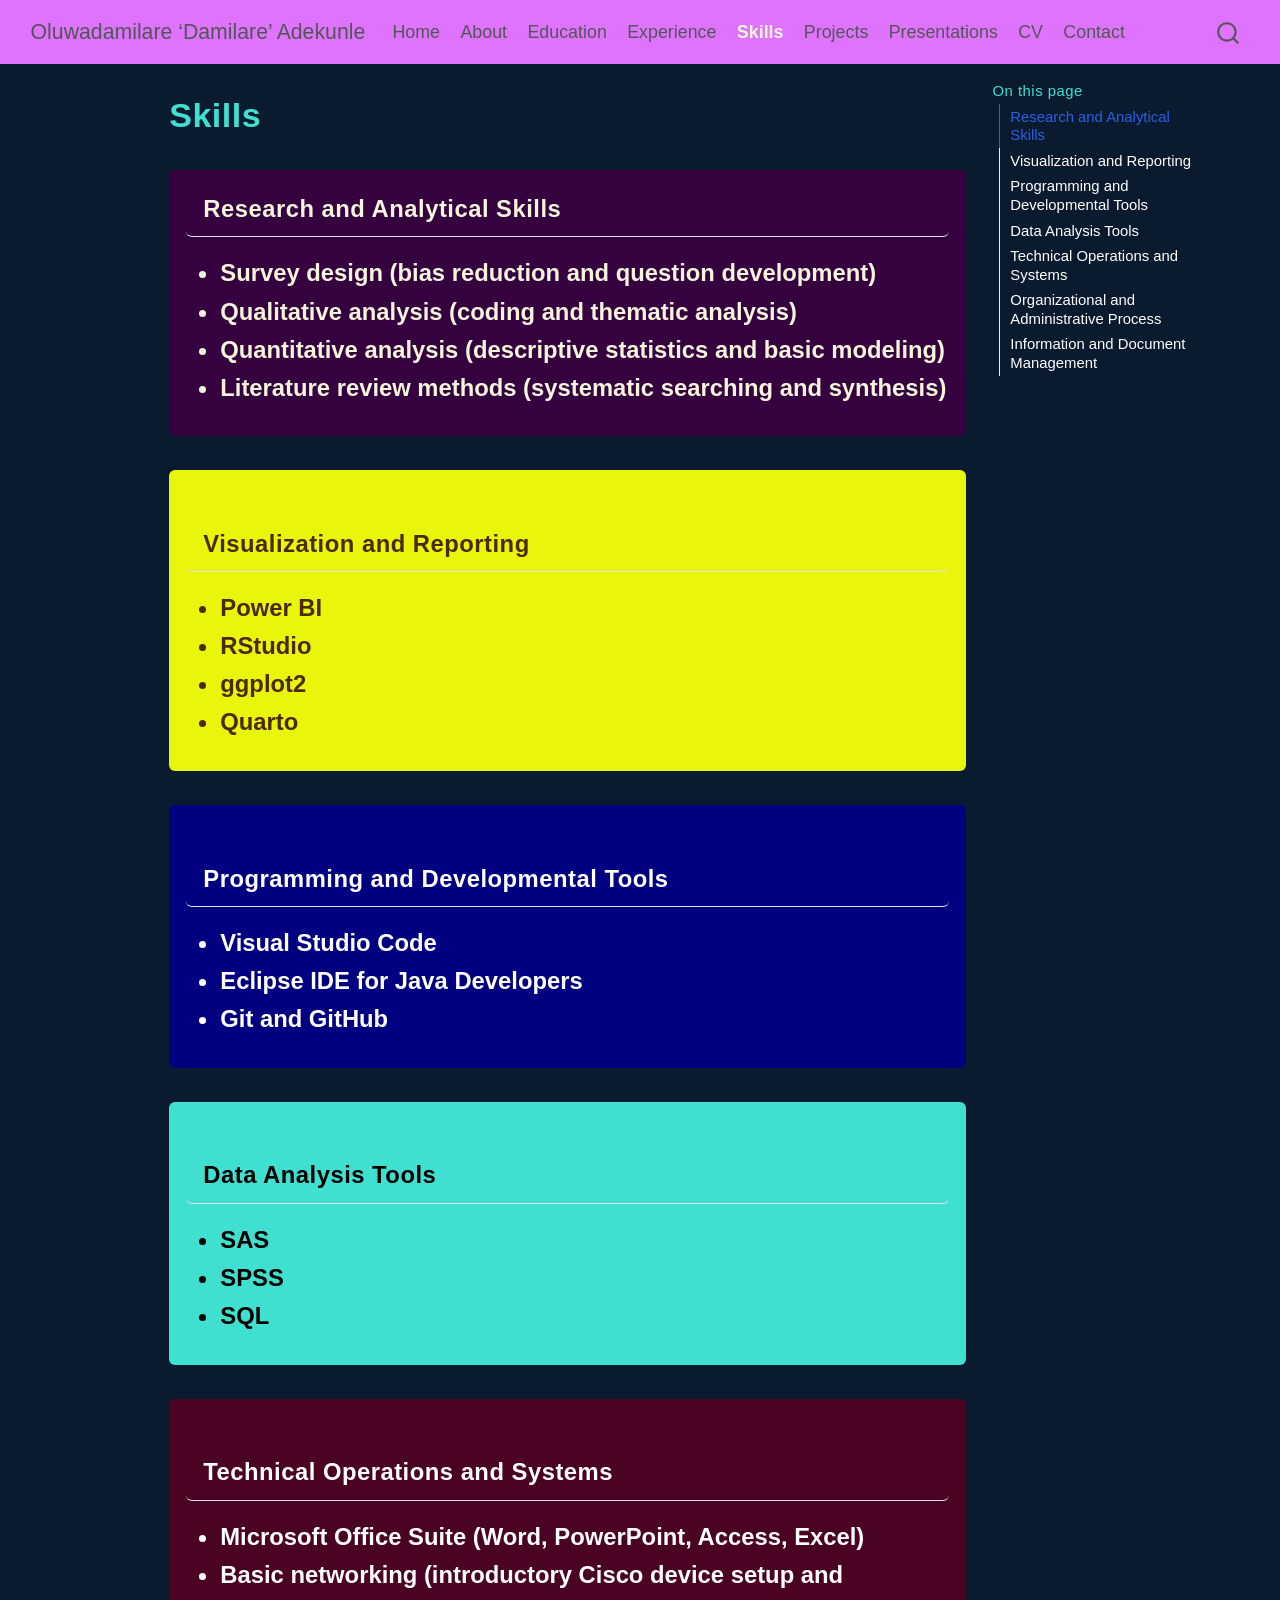
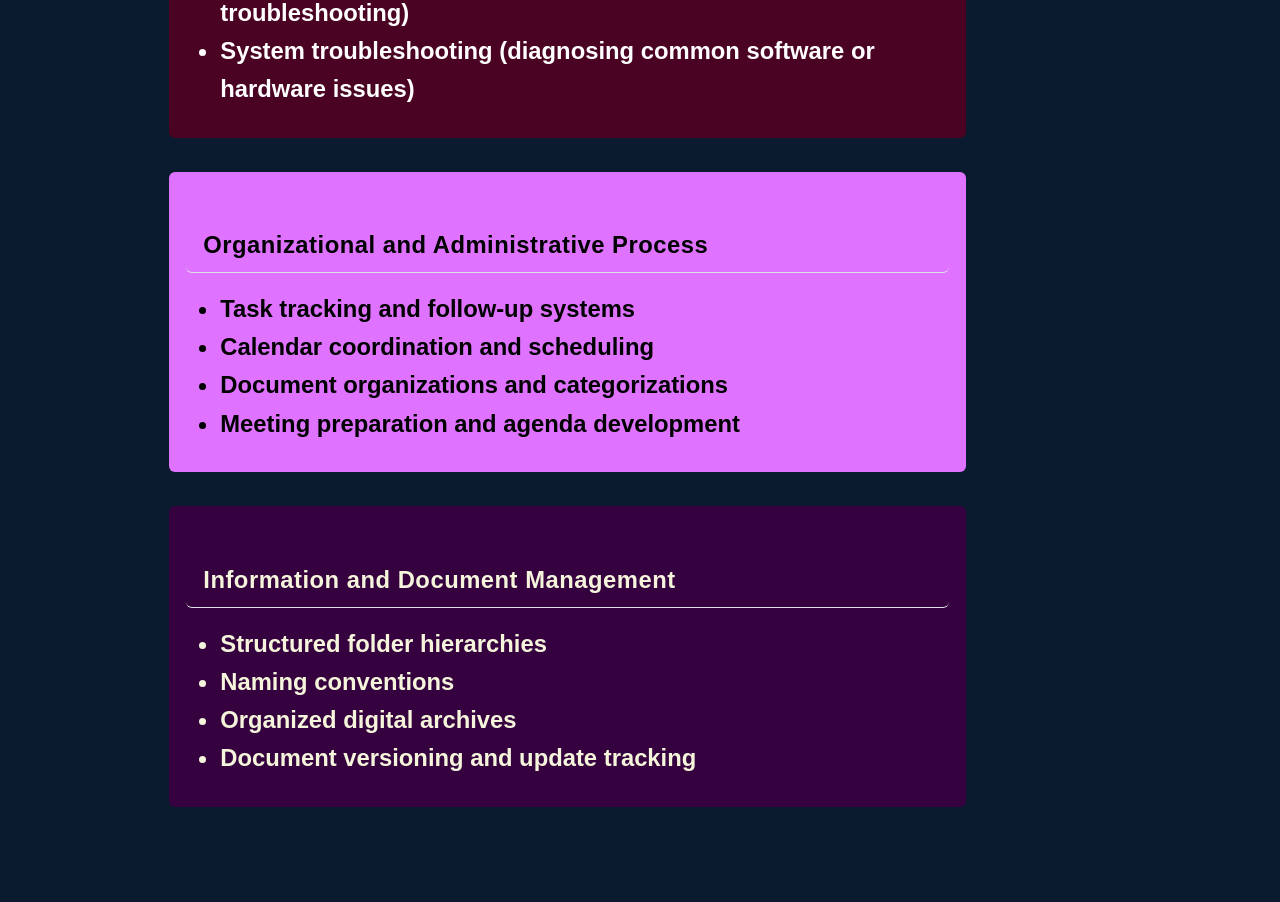
<file: portfolio/damilare-adekunle-portfolio/docs/skills.html>
<!DOCTYPE html>
<html xmlns="http://www.w3.org/1999/xhtml" lang="en" xml:lang="en"><head>

<meta charset="utf-8">
<meta name="generator" content="quarto-1.10.18">

<meta name="viewport" content="width=device-width, initial-scale=1.0, user-scalable=yes">


<title>Skills – Oluwadamilare ‘Damilare’ Adekunle</title>
<style>
/* Default styles provided by pandoc.
** See https://pandoc.org/MANUAL.html#variables-for-html for config info.
*/
span.smallcaps{font-variant: small-caps;}
div.columns{display: flex; gap: 1.5em;}
div.column{flex: auto;}
@media screen {
div.columns{gap: min(4vw, 1.5em);}
div.column{overflow-x: auto;}
}
div.hanging-indent{margin-left: 1.5em; text-indent: -1.5em;}
ul.task-list{list-style: none;}
ul.task-list li input[type="checkbox"] {
  width: 0.8em;
  margin: 0 0.8em 0.2em -1em; /* quarto-specific, see https://github.com/quarto-dev/quarto-cli/issues/4556 */ 
  vertical-align: middle;
}
</style>


<script src="site_libs/quarto-nav/quarto-nav.js"></script>
<script src="site_libs/quarto-nav/headroom.min.js"></script>
<script src="site_libs/clipboard/clipboard.min.js"></script>
<script src="site_libs/quarto-search/autocomplete.umd.js"></script>
<script src="site_libs/quarto-search/fuse.min.js"></script>
<script src="site_libs/quarto-search/quarto-search.js"></script>
<meta name="quarto:offset" content="./">
<script src="site_libs/quarto-html/quarto.js" type="module"></script>
<script src="site_libs/quarto-html/tabsets/tabsets.js" type="module"></script>
<script src="site_libs/quarto-html/popper.min.js"></script>
<script src="site_libs/quarto-html/tippy.umd.min.js"></script>
<script src="site_libs/quarto-html/anchor.min.js"></script>
<link href="site_libs/quarto-html/tippy.css" rel="stylesheet">
<link href="site_libs/quarto-html/quarto-syntax-highlighting-64a204ab8560d761af7679ceaba22944.css" rel="stylesheet" id="quarto-text-highlighting-styles">
<script src="site_libs/bootstrap/bootstrap.min.js"></script>
<link href="site_libs/bootstrap/bootstrap-icons.css" rel="stylesheet">
<link href="site_libs/bootstrap/bootstrap-172ba59bd5e0b52282274ba0c0cc16fc.min.css" rel="stylesheet" append-hash="true" id="quarto-bootstrap" data-mode="light">
<script id="quarto-search-options" type="application/json">{
  "location": "navbar",
  "copy-button": false,
  "collapse-after": 3,
  "panel-placement": "end",
  "type": "overlay",
  "limit": 50,
  "keyboard-shortcut": [
    "f",
    "/",
    "s"
  ],
  "show-item-context": false,
  "language": {
    "search-no-results-text": "No results",
    "search-matching-documents-text": "matching documents",
    "search-copy-link-title": "Copy link to search",
    "search-hide-matches-text": "Hide additional matches",
    "search-more-match-text": "more match in this document",
    "search-more-matches-text": "more matches in this document",
    "search-clear-button-title": "Clear",
    "search-text-placeholder": "",
    "search-detached-cancel-button-title": "Cancel",
    "search-submit-button-title": "Submit",
    "search-label": "Search"
  }
}</script>


<link rel="stylesheet" href="styles.css">
</head>

<body class="nav-fixed quarto-light">

<div id="quarto-search-results"></div>
  <header id="quarto-header" class="headroom fixed-top">
    <nav class="navbar navbar-expand-lg " data-bs-theme="dark">
      <div class="navbar-container container-fluid">
      <div class="navbar-brand-container mx-auto">
    <a class="navbar-brand" href="./index.html">
    <span class="navbar-title">Oluwadamilare ‘Damilare’ Adekunle</span>
    </a>
  </div>
            <div id="quarto-search" class="" title="Search"></div>
          <button class="navbar-toggler" type="button" data-bs-toggle="collapse" data-bs-target="#navbarCollapse" aria-controls="navbarCollapse" role="menu" aria-expanded="false" aria-label="Toggle navigation" onclick="if (window.quartoToggleHeadroom) { window.quartoToggleHeadroom(); }">
  <span class="navbar-toggler-icon"></span>
</button>
          <div class="collapse navbar-collapse" id="navbarCollapse">
            <ul class="navbar-nav navbar-nav-scroll me-auto">
  <li class="nav-item">
    <a class="nav-link" href="./index.html"> 
<span class="menu-text">Home</span></a>
  </li>  
  <li class="nav-item">
    <a class="nav-link" href="./about.html"> 
<span class="menu-text">About</span></a>
  </li>  
  <li class="nav-item">
    <a class="nav-link" href="./education.html"> 
<span class="menu-text">Education</span></a>
  </li>  
  <li class="nav-item">
    <a class="nav-link" href="./experience.html"> 
<span class="menu-text">Experience</span></a>
  </li>  
  <li class="nav-item">
    <a class="nav-link active" href="./skills.html" aria-current="page"> 
<span class="menu-text">Skills</span></a>
  </li>  
  <li class="nav-item">
    <a class="nav-link" href="./projects.html"> 
<span class="menu-text">Projects</span></a>
  </li>  
  <li class="nav-item">
    <a class="nav-link" href="./presentations.html"> 
<span class="menu-text">Presentations</span></a>
  </li>  
  <li class="nav-item">
    <a class="nav-link" href="./cv.html"> 
<span class="menu-text">CV</span></a>
  </li>  
  <li class="nav-item">
    <a class="nav-link" href="./contact.html"> 
<span class="menu-text">Contact</span></a>
  </li>  
</ul>
          </div> <!-- /navcollapse -->
            <div class="quarto-navbar-tools">
</div>
      </div> <!-- /container-fluid -->
    </nav>
</header>
<!-- content -->
<div id="quarto-content" class="quarto-container page-columns page-rows-contents page-layout-article page-navbar">
<!-- sidebar -->
<!-- margin-sidebar -->
    <div id="quarto-margin-sidebar" class="sidebar margin-sidebar">
        <nav id="TOC" role="doc-toc" class="toc-active">
    <h2 id="toc-title">On this page</h2>
   
  <ul>
  <li><a href="#research-and-analytical-skills" id="toc-research-and-analytical-skills" class="nav-link active" data-scroll-target="#research-and-analytical-skills">Research and Analytical Skills</a></li>
  <li><a href="#visualization-and-reporting" id="toc-visualization-and-reporting" class="nav-link" data-scroll-target="#visualization-and-reporting">Visualization and Reporting</a></li>
  <li><a href="#programming-and-developmental-tools" id="toc-programming-and-developmental-tools" class="nav-link" data-scroll-target="#programming-and-developmental-tools">Programming and Developmental Tools</a></li>
  <li><a href="#data-analysis-tools" id="toc-data-analysis-tools" class="nav-link" data-scroll-target="#data-analysis-tools">Data Analysis Tools</a></li>
  <li><a href="#technical-operations-and-systems" id="toc-technical-operations-and-systems" class="nav-link" data-scroll-target="#technical-operations-and-systems">Technical Operations and Systems</a></li>
  <li><a href="#organizational-and-administrative-process" id="toc-organizational-and-administrative-process" class="nav-link" data-scroll-target="#organizational-and-administrative-process">Organizational and Administrative Process</a></li>
  <li><a href="#information-and-document-management" id="toc-information-and-document-management" class="nav-link" data-scroll-target="#information-and-document-management">Information and Document Management</a></li>
  </ul>
</nav>
    </div>
<!-- main -->
<main class="content" id="quarto-document-content">

<header id="title-block-header" class="quarto-title-block default">
<div class="quarto-title">
<h1 class="title">Skills</h1>
</div>



<div class="quarto-title-meta">

    
  
    
  </div>
  


</header>


<section id="research-and-analytical-skills" class="level2 section-header section-header-purple">
<h2 class="section-header section-header-purple anchored" data-anchor-id="research-and-analytical-skills">Research and Analytical Skills</h2>
<ul>
<li>Survey design (bias reduction and question development)</li>
<li>Qualitative analysis (coding and thematic analysis)</li>
<li>Quantitative analysis (descriptive statistics and basic modeling)</li>
<li>Literature review methods (systematic searching and synthesis)</li>
</ul>
</section>
<section id="visualization-and-reporting" class="level2 section-header-one section-header-yellow">
<h2 class="section-header-one section-header-yellow anchored" data-anchor-id="visualization-and-reporting">Visualization and Reporting</h2>
<ul>
<li>Power BI</li>
<li>RStudio</li>
<li>ggplot2</li>
<li>Quarto</li>
</ul>
</section>
<section id="programming-and-developmental-tools" class="level2 section-header-two section-header-dark-blue">
<h2 class="section-header-two section-header-dark-blue anchored" data-anchor-id="programming-and-developmental-tools">Programming and Developmental Tools</h2>
<ul>
<li>Visual Studio Code</li>
<li>Eclipse IDE for Java Developers</li>
<li>Git and GitHub</li>
</ul>
</section>
<section id="data-analysis-tools" class="level2 section-header-three section-header-turquoise">
<h2 class="section-header-three section-header-turquoise anchored" data-anchor-id="data-analysis-tools">Data Analysis Tools</h2>
<ul>
<li>SAS</li>
<li>SPSS</li>
<li>SQL</li>
</ul>
</section>
<section id="technical-operations-and-systems" class="level2 section-header-four section-header-wine">
<h2 class="section-header-four section-header-wine anchored" data-anchor-id="technical-operations-and-systems">Technical Operations and Systems</h2>
<ul>
<li>Microsoft Office Suite (Word, PowerPoint, Access, Excel)</li>
<li>Basic networking (introductory Cisco device setup and troubleshooting)</li>
<li>System troubleshooting (diagnosing common software or hardware issues)</li>
</ul>
</section>
<section id="organizational-and-administrative-process" class="level2 section-header-five section-header-plum">
<h2 class="section-header-five section-header-plum anchored" data-anchor-id="organizational-and-administrative-process">Organizational and Administrative Process</h2>
<ul>
<li>Task tracking and follow-up systems</li>
<li>Calendar coordination and scheduling</li>
<li>Document organizations and categorizations</li>
<li>Meeting preparation and agenda development</li>
</ul>
</section>
<section id="information-and-document-management" class="level2 section-header section-header-purple">
<h2 class="section-header section-header-purple anchored" data-anchor-id="information-and-document-management">Information and Document Management</h2>
<ul>
<li>Structured folder hierarchies</li>
<li>Naming conventions</li>
<li>Organized digital archives</li>
<li>Document versioning and update tracking</li>
</ul>


</section>

</main> <!-- /main -->
<script id="quarto-html-after-body" type="application/javascript">
  window.document.addEventListener("DOMContentLoaded", function (event) {
    const icon = "";
    const anchorJS = new window.AnchorJS();
    anchorJS.options = {
      placement: 'right',
      icon: icon
    };
    anchorJS.add('.anchored');
    const isCodeAnnotation = (el) => {
      for (const clz of el.classList) {
        if (clz.startsWith('code-annotation-')) {                     
          return true;
        }
      }
      return false;
    }
    const onCopySuccess = function(e) {
      // button target
      const button = e.trigger;
      // don't keep focus
      button.blur();
      // flash "checked"
      button.classList.add('code-copy-button-checked');
      var currentTitle = button.getAttribute("title");
      button.setAttribute("title", "Copied!");
      let tooltip;
      if (window.bootstrap) {
        button.setAttribute("data-bs-toggle", "tooltip");
        button.setAttribute("data-bs-placement", "left");
        button.setAttribute("data-bs-title", "Copied!");
        tooltip = new bootstrap.Tooltip(button, 
          { trigger: "manual", 
            customClass: "code-copy-button-tooltip",
            offset: [0, -8]});
        tooltip.show();    
      }
      setTimeout(function() {
        if (tooltip) {
          tooltip.hide();
          button.removeAttribute("data-bs-title");
          button.removeAttribute("data-bs-toggle");
          button.removeAttribute("data-bs-placement");
        }
        button.setAttribute("title", currentTitle);
        button.classList.remove('code-copy-button-checked');
      }, 1000);
      // clear code selection
      e.clearSelection();
    }
    const getTextToCopy = function(trigger) {
      const outerScaffold = trigger.parentElement.cloneNode(true);
      const codeEl = outerScaffold.querySelector('code');
      for (const childEl of codeEl.children) {
        if (isCodeAnnotation(childEl)) {
          childEl.remove();
        }
      }
      return codeEl.innerText;
    }
    const clipboard = new window.ClipboardJS('.code-copy-button:not([data-in-quarto-modal])', {
      text: getTextToCopy
    });
    clipboard.on('success', onCopySuccess);
    if (window.document.getElementById('quarto-embedded-source-code-modal')) {
      const clipboardModal = new window.ClipboardJS('.code-copy-button[data-in-quarto-modal]', {
        text: getTextToCopy,
        container: window.document.getElementById('quarto-embedded-source-code-modal')
      });
      clipboardModal.on('success', onCopySuccess);
    }
      var localhostRegex = new RegExp(/^(?:http|https):\/\/localhost\:?[0-9]*\//);
      var mailtoRegex = new RegExp(/^mailto:/);
        var filterRegex = new RegExp('/' + window.location.host + '/');
      var isInternal = (href) => {
          return filterRegex.test(href) || localhostRegex.test(href) || mailtoRegex.test(href);
      }
      // Inspect non-navigation links and adorn them if external
     var links = window.document.querySelectorAll('a[href]:not(.nav-link):not(.navbar-brand):not(.toc-action):not(.sidebar-link):not(.sidebar-item-toggle):not(.pagination-link):not(.no-external):not([aria-hidden]):not(.dropdown-item):not(.quarto-navigation-tool):not(.about-link)');
      for (var i=0; i<links.length; i++) {
        const link = links[i];
        if (!isInternal(link.href)) {
          // undo the damage that might have been done by quarto-nav.js in the case of
          // links that we want to consider external
          if (link.dataset.originalHref !== undefined) {
            link.href = link.dataset.originalHref;
          }
        }
      }
    function tippyHover(el, contentFn, onTriggerFn, onUntriggerFn) {
      const config = {
        allowHTML: true,
        maxWidth: 500,
        delay: 100,
        arrow: false,
        appendTo: function(el) {
            return el.parentElement;
        },
        interactive: true,
        interactiveBorder: 10,
        theme: 'quarto',
        placement: 'bottom-start',
      };
      if (contentFn) {
        config.content = contentFn;
      }
      if (onTriggerFn) {
        config.onTrigger = onTriggerFn;
      }
      if (onUntriggerFn) {
        config.onUntrigger = onUntriggerFn;
      }
      window.tippy(el, config); 
    }
    const noterefs = window.document.querySelectorAll('a[role="doc-noteref"]');
    for (var i=0; i<noterefs.length; i++) {
      const ref = noterefs[i];
      tippyHover(ref, function() {
        // use id or data attribute instead here
        let href = ref.getAttribute('data-footnote-href') || ref.getAttribute('href');
        try { href = new URL(href).hash; } catch {}
        const id = href.replace(/^#\/?/, "");
        const note = window.document.getElementById(id);
        if (note) {
          return note.innerHTML;
        } else {
          return "";
        }
      });
    }
    const xrefs = window.document.querySelectorAll('a.quarto-xref');
    const processXRef = (id, note) => {
      // Strip column container classes
      const stripColumnClz = (el) => {
        el.classList.remove("page-full", "page-columns");
        if (el.children) {
          for (const child of el.children) {
            stripColumnClz(child);
          }
        }
      }
      stripColumnClz(note)
      if (id === null || id.startsWith('sec-')) {
        // Special case sections, only their first couple elements
        const container = document.createElement("div");
        if (note.children && note.children.length > 2) {
          container.appendChild(note.children[0].cloneNode(true));
          for (let i = 1; i < note.children.length; i++) {
            const child = note.children[i];
            if (child.tagName === "P" && child.innerText === "") {
              continue;
            } else {
              container.appendChild(child.cloneNode(true));
              break;
            }
          }
          if (window.Quarto?.typesetMath) {
            window.Quarto.typesetMath(container);
          }
          return container.innerHTML
        } else {
          if (window.Quarto?.typesetMath) {
            window.Quarto.typesetMath(note);
          }
          return note.innerHTML;
        }
      } else {
        // Remove any anchor links if they are present
        const anchorLink = note.querySelector('a.anchorjs-link');
        if (anchorLink) {
          anchorLink.remove();
        }
        if (window.Quarto?.typesetMath) {
          window.Quarto.typesetMath(note);
        }
        if (note.classList.contains("callout")) {
          return note.outerHTML;
        } else {
          return note.innerHTML;
        }
      }
    }
    for (var i=0; i<xrefs.length; i++) {
      const xref = xrefs[i];
      tippyHover(xref, undefined, function(instance) {
        instance.disable();
        let url = xref.getAttribute('href');
        let hash = undefined; 
        if (url.startsWith('#')) {
          hash = url;
        } else {
          try { hash = new URL(url).hash; } catch {}
        }
        if (hash) {
          const id = hash.replace(/^#\/?/, "");
          const note = window.document.getElementById(id);
          if (note !== null) {
            try {
              const html = processXRef(id, note.cloneNode(true));
              instance.setContent(html);
            } finally {
              instance.enable();
              instance.show();
            }
          } else {
            // See if we can fetch this
            fetch(url.split('#')[0])
            .then(res => res.text())
            .then(html => {
              const parser = new DOMParser();
              const htmlDoc = parser.parseFromString(html, "text/html");
              const note = htmlDoc.getElementById(id);
              if (note !== null) {
                const html = processXRef(id, note);
                instance.setContent(html);
              } 
            }).finally(() => {
              instance.enable();
              instance.show();
            });
          }
        } else {
          // See if we can fetch a full url (with no hash to target)
          // This is a special case and we should probably do some content thinning / targeting
          fetch(url)
          .then(res => res.text())
          .then(html => {
            const parser = new DOMParser();
            const htmlDoc = parser.parseFromString(html, "text/html");
            const note = htmlDoc.querySelector('main.content');
            if (note !== null) {
              // This should only happen for chapter cross references
              // (since there is no id in the URL)
              // remove the first header
              if (note.children.length > 0 && note.children[0].tagName === "HEADER") {
                note.children[0].remove();
              }
              const html = processXRef(null, note);
              instance.setContent(html);
            } 
          }).finally(() => {
            instance.enable();
            instance.show();
          });
        }
      }, function(instance) {
      });
    }
        let selectedAnnoteEl;
        const selectorForAnnotation = ( cell, annotation) => {
          let cellAttr = 'data-code-cell="' + cell + '"';
          let lineAttr = 'data-code-annotation="' +  annotation + '"';
          const selector = 'span[' + cellAttr + '][' + lineAttr + ']';
          return selector;
        }
        const selectCodeLines = (annoteEl) => {
          const doc = window.document;
          const targetCell = annoteEl.getAttribute("data-target-cell");
          const targetAnnotation = annoteEl.getAttribute("data-target-annotation");
          const annoteSpan = window.document.querySelector(selectorForAnnotation(targetCell, targetAnnotation));
          const lines = annoteSpan.getAttribute("data-code-lines").split(",");
          const lineIds = lines.map((line) => {
            return targetCell + "-" + line;
          })
          let top = null;
          let height = null;
          let parent = null;
          if (lineIds.length > 0) {
              //compute the position of the single el (top and bottom and make a div)
              const el = window.document.getElementById(lineIds[0]);
              top = el.offsetTop;
              height = el.offsetHeight;
              parent = el.parentElement.parentElement;
            if (lineIds.length > 1) {
              const lastEl = window.document.getElementById(lineIds[lineIds.length - 1]);
              const bottom = lastEl.offsetTop + lastEl.offsetHeight;
              height = bottom - top;
            }
            if (top !== null && height !== null && parent !== null) {
              // cook up a div (if necessary) and position it 
              let div = window.document.getElementById("code-annotation-line-highlight");
              if (div === null) {
                div = window.document.createElement("div");
                div.setAttribute("id", "code-annotation-line-highlight");
                div.style.position = 'absolute';
                parent.appendChild(div);
              }
              div.style.top = top - 2 + "px";
              div.style.height = height + 4 + "px";
              div.style.left = 0;
              let gutterDiv = window.document.getElementById("code-annotation-line-highlight-gutter");
              if (gutterDiv === null) {
                gutterDiv = window.document.createElement("div");
                gutterDiv.setAttribute("id", "code-annotation-line-highlight-gutter");
                gutterDiv.style.position = 'absolute';
                const codeCell = window.document.getElementById(targetCell);
                const gutter = codeCell.querySelector('.code-annotation-gutter');
                gutter.appendChild(gutterDiv);
              }
              gutterDiv.style.top = top - 2 + "px";
              gutterDiv.style.height = height + 4 + "px";
            }
            selectedAnnoteEl = annoteEl;
          }
        };
        const unselectCodeLines = () => {
          const elementsIds = ["code-annotation-line-highlight", "code-annotation-line-highlight-gutter"];
          elementsIds.forEach((elId) => {
            const div = window.document.getElementById(elId);
            if (div) {
              div.remove();
            }
          });
          selectedAnnoteEl = undefined;
        };
          // Handle positioning of the toggle
      window.addEventListener(
        "resize",
        throttle(() => {
          elRect = undefined;
          if (selectedAnnoteEl) {
            selectCodeLines(selectedAnnoteEl);
          }
        }, 10)
      );
      function throttle(fn, ms) {
      let throttle = false;
      let timer;
        return (...args) => {
          if(!throttle) { // first call gets through
              fn.apply(this, args);
              throttle = true;
          } else { // all the others get throttled
              if(timer) clearTimeout(timer); // cancel #2
              timer = setTimeout(() => {
                fn.apply(this, args);
                timer = throttle = false;
              }, ms);
          }
        };
      }
        // Attach click handler to the DT
        const annoteDls = window.document.querySelectorAll('dt[data-target-cell]');
        for (const annoteDlNode of annoteDls) {
          annoteDlNode.addEventListener('click', (event) => {
            const clickedEl = event.target;
            if (clickedEl !== selectedAnnoteEl) {
              unselectCodeLines();
              const activeEl = window.document.querySelector('dt[data-target-cell].code-annotation-active');
              if (activeEl) {
                activeEl.classList.remove('code-annotation-active');
              }
              selectCodeLines(clickedEl);
              clickedEl.classList.add('code-annotation-active');
            } else {
              // Unselect the line
              unselectCodeLines();
              clickedEl.classList.remove('code-annotation-active');
            }
          });
        }
    const findCites = (el) => {
      const parentEl = el.parentElement;
      if (parentEl) {
        const cites = parentEl.dataset.cites;
        if (cites) {
          return {
            el,
            cites: cites.split(' ')
          };
        } else {
          return findCites(el.parentElement)
        }
      } else {
        return undefined;
      }
    };
    var bibliorefs = window.document.querySelectorAll('a[role="doc-biblioref"]');
    for (var i=0; i<bibliorefs.length; i++) {
      const ref = bibliorefs[i];
      const citeInfo = findCites(ref);
      if (citeInfo) {
        tippyHover(citeInfo.el, function() {
          var popup = window.document.createElement('div');
          citeInfo.cites.forEach(function(cite) {
            var citeDiv = window.document.createElement('div');
            citeDiv.classList.add('hanging-indent');
            citeDiv.classList.add('csl-entry');
            var biblioDiv = window.document.getElementById('ref-' + cite);
            if (biblioDiv) {
              citeDiv.innerHTML = biblioDiv.innerHTML;
            }
            popup.appendChild(citeDiv);
          });
          return popup.innerHTML;
        });
      }
    }
  });
  </script>
</div> <!-- /content -->




</body></html>
</file>
<file: portfolio/damilare-adekunle-portfolio/docs/site_libs/quarto-html/tippy.css>
.tippy-box[data-animation=fade][data-state=hidden]{opacity:0}[data-tippy-root]{max-width:calc(100vw - 10px)}.tippy-box{position:relative;background-color:#333;color:#fff;border-radius:4px;font-size:14px;line-height:1.4;white-space:normal;outline:0;transition-property:transform,visibility,opacity}.tippy-box[data-placement^=top]>.tippy-arrow{bottom:0}.tippy-box[data-placement^=top]>.tippy-arrow:before{bottom:-7px;left:0;border-width:8px 8px 0;border-top-color:initial;transform-origin:center top}.tippy-box[data-placement^=bottom]>.tippy-arrow{top:0}.tippy-box[data-placement^=bottom]>.tippy-arrow:before{top:-7px;left:0;border-width:0 8px 8px;border-bottom-color:initial;transform-origin:center bottom}.tippy-box[data-placement^=left]>.tippy-arrow{right:0}.tippy-box[data-placement^=left]>.tippy-arrow:before{border-width:8px 0 8px 8px;border-left-color:initial;right:-7px;transform-origin:center left}.tippy-box[data-placement^=right]>.tippy-arrow{left:0}.tippy-box[data-placement^=right]>.tippy-arrow:before{left:-7px;border-width:8px 8px 8px 0;border-right-color:initial;transform-origin:center right}.tippy-box[data-inertia][data-state=visible]{transition-timing-function:cubic-bezier(.54,1.5,.38,1.11)}.tippy-arrow{width:16px;height:16px;color:#333}.tippy-arrow:before{content:"";position:absolute;border-color:transparent;border-style:solid}.tippy-content{position:relative;padding:5px 9px;z-index:1}
</file>
<file: portfolio/damilare-adekunle-portfolio/docs/site_libs/quarto-html/quarto-syntax-highlighting-64a204ab8560d761af7679ceaba22944.css>
/* quarto syntax highlight colors */
:root {
  --quarto-hl-ot-color: #003B4F;
  --quarto-hl-at-color: #657422;
  --quarto-hl-ss-color: #20794D;
  --quarto-hl-an-color: #5E5E5E;
  --quarto-hl-fu-color: #4758AB;
  --quarto-hl-st-color: #20794D;
  --quarto-hl-cf-color: #003B4F;
  --quarto-hl-op-color: #5E5E5E;
  --quarto-hl-er-color: #AD0000;
  --quarto-hl-bn-color: #AD0000;
  --quarto-hl-al-color: #AD0000;
  --quarto-hl-va-color: #111111;
  --quarto-hl-bu-color: inherit;
  --quarto-hl-ex-color: inherit;
  --quarto-hl-pp-color: #AD0000;
  --quarto-hl-in-color: #5E5E5E;
  --quarto-hl-vs-color: #20794D;
  --quarto-hl-wa-color: #5E5E5E;
  --quarto-hl-do-color: #5E5E5E;
  --quarto-hl-im-color: #00769E;
  --quarto-hl-ch-color: #20794D;
  --quarto-hl-dt-color: #AD0000;
  --quarto-hl-fl-color: #AD0000;
  --quarto-hl-co-color: #5E5E5E;
  --quarto-hl-cv-color: #5E5E5E;
  --quarto-hl-cn-color: #8f5902;
  --quarto-hl-sc-color: #5E5E5E;
  --quarto-hl-dv-color: #AD0000;
  --quarto-hl-kw-color: #003B4F;
}

/* other quarto variables */
:root {
  --quarto-font-monospace: SFMono-Regular, Menlo, Monaco, Consolas, "Liberation Mono", "Courier New", monospace;
}

/* syntax highlight based on Pandoc's rules */
pre > code.sourceCode > span {
  color: #003B4F;
}

code.sourceCode > span {
  color: #003B4F;
}

div.sourceCode,
div.sourceCode pre.sourceCode {
  color: #003B4F;
}

/* Normal */
code span {
  color: #003B4F;
}

/* Alert */
code span.al {
  color: #AD0000;
  font-style: inherit;
}

/* Annotation */
code span.an {
  color: #5E5E5E;
  font-style: inherit;
}

/* Attribute */
code span.at {
  color: #657422;
  font-style: inherit;
}

/* BaseN */
code span.bn {
  color: #AD0000;
  font-style: inherit;
}

/* BuiltIn */
code span.bu {
  font-style: inherit;
}

/* ControlFlow */
code span.cf {
  color: #003B4F;
  font-weight: bold;
  font-style: inherit;
}

/* Char */
code span.ch {
  color: #20794D;
  font-style: inherit;
}

/* Constant */
code span.cn {
  color: #8f5902;
  font-style: inherit;
}

/* Comment */
code span.co {
  color: #5E5E5E;
  font-style: inherit;
}

/* CommentVar */
code span.cv {
  color: #5E5E5E;
  font-style: italic;
}

/* Documentation */
code span.do {
  color: #5E5E5E;
  font-style: italic;
}

/* DataType */
code span.dt {
  color: #AD0000;
  font-style: inherit;
}

/* DecVal */
code span.dv {
  color: #AD0000;
  font-style: inherit;
}

/* Error */
code span.er {
  color: #AD0000;
  font-style: inherit;
}

/* Extension */
code span.ex {
  font-style: inherit;
}

/* Float */
code span.fl {
  color: #AD0000;
  font-style: inherit;
}

/* Function */
code span.fu {
  color: #4758AB;
  font-style: inherit;
}

/* Import */
code span.im {
  color: #00769E;
  font-style: inherit;
}

/* Information */
code span.in {
  color: #5E5E5E;
  font-style: inherit;
}

/* Keyword */
code span.kw {
  color: #003B4F;
  font-weight: bold;
  font-style: inherit;
}

/* Operator */
code span.op {
  color: #5E5E5E;
  font-style: inherit;
}

/* Other */
code span.ot {
  color: #003B4F;
  font-style: inherit;
}

/* Preprocessor */
code span.pp {
  color: #AD0000;
  font-style: inherit;
}

/* SpecialChar */
code span.sc {
  color: #5E5E5E;
  font-style: inherit;
}

/* SpecialString */
code span.ss {
  color: #20794D;
  font-style: inherit;
}

/* String */
code span.st {
  color: #20794D;
  font-style: inherit;
}

/* Variable */
code span.va {
  color: #111111;
  font-style: inherit;
}

/* VerbatimString */
code span.vs {
  color: #20794D;
  font-style: inherit;
}

/* Warning */
code span.wa {
  color: #5E5E5E;
  font-style: italic;
}

.prevent-inlining {
  content: "</";
}

/*# sourceMappingURL=9d8d5bb603a83b8298b89080a598c93b.css.map */
</file>
<file: portfolio/damilare-adekunle-portfolio/docs/styles.css>
/* css styles */

:root {
  --font-family-sans-serif: "Trebuchet MS", "Segoe UI", "Helvetica Neue", Arial, sans-serif;

  --body-bg: #0A1A2F;        /* Midnight blue */
  --body-color: #FFFFFF;     /* White text */

  --link-color: #40E0D0;     /* Turquoise */
  --navbar-bg: #DF73FF; /* Plum (traditional) */ 
  --navbar-fg: #FFFFFF;
  --navbar-hl: #F5F5DC;      /* Cream */
  --headings-color: #40E0D0; /* Turquoise */
}

.welcome-banner {
  position: relative;
  height: 200px;
  overflow: hidden;
  border-radius: 10px;
}

.welcome-video {
  width: 100%;
  height: auto;
}

.video-container {
  margin-top: 1.5rem;
  margin-bottom: 2rem;
  text-align: center;
}

.full-video {
  width: 100%;
  max-width: 900px; /* adjust if you want it larger or smaller */
  border-radius: 40px;
}


/* Background and text */
body {
  font-family: "Lato", "Segoe UI", "Helvetica Neue", Arial, sans-serif;
  font-size: 1.05rem;
  line-height: 1.6;
  background-color: #0A1A2F; /* Midnight blue */
  color: #FFFFFF; /* White text */
}

/* Headings */
h1, h2, h3, h4, h5, h6 {
  font-family: "Lato", "Segoe UI", "Helvetica Neue", Arial, sans-serif;
  font-weight: 600;   /* refined but strong */
  letter-spacing: 0.5px;
  color: #40E0D0;
}

/* Links */
a {
  color: #40E0D0;
  font-weight: 500;
}

a:hover {
  color: #B0E0E6; /* Soft turquoise */
  text-decoration: underline;
}

/* Subtitle */
.subtitle {
  display: block;
  font-size: 1.2rem;
  color: #40E0D0;
  font-style: italic;
  margin-top: 0.5rem;
  margin-bottom: 2rem;
  text-align: center;
}

/* Color-Coded Section Headers */

.section-header {
  padding: 0.75rem 1rem;
  font-weight: 600;
  font-size: 1.4rem;
  border-radius: 6px;
  margin-top: 2rem;
  margin-bottom: 1rem;
}

/* Purple header */
.section-header-purple {
  background-color: #36013F; /* dark purple */
  color: #F5F5DC;           /* cream */
}

.section-header-one {
  padding: 0.75rem 1rem;
  font-weight: 600;
  font-size: 1.4rem;
  border-radius: 6px;
  margin-top: 2rem;
  margin-bottom: 1rem;
}

/* Yellow header */
.section-header-yellow {
  background-color: #E9F50A; /* yellow */
  color: #4A2A03;            /* brown text */
}

.section-header-two {
  padding: 0.75rem 1rem;
  font-weight: 600;
  font-size: 1.4rem;
  border-radius: 6px;
  margin-top: 2rem;
  margin-bottom: 1rem;
}

/* Dark blue header */
.section-header-dark-blue {
  background-color: #000080; /* dark blue */
  color: #FFFFFF;            /* white text */
}

.section-header-three {
  padding: 0.75rem 1rem;
  font-weight: 600;
  font-size: 1.4rem;
  border-radius: 6px;
  margin-top: 2rem;
  margin-bottom: 1rem;
}

/* Turquoise header */
.section-header-turquoise {
  background-color: #40E0D0; /* turquoise */
  color: #000000;            /* black text */
}

.section-header-four {
  padding: 0.75rem 1rem;
  font-weight: 600;
  font-size: 1.4rem;
  border-radius: 6px;
  margin-top: 2rem;
  margin-bottom: 1rem;
}

/* Wine header */
.section-header-wine {
  background-color: #4A0323; /* nearly wine */
  color: #FFFFFF;            /* white */
}

.section-header-five {
  padding: 0.75rem 1rem;
  font-weight: 600;
  font-size: 1.4rem;
  border-radius: 6px;
  margin-top: 2rem;
  margin-bottom: 1rem;
}

/* Plum header */
.section-header-plum {
  background-color: #DF73FF; /* plum */
  color: #000000;            /* black */
}


/* Navbar */
.navbar {
  background-color: #DF73FF !important; /* Plum (traditional) */
}

.navbar .nav-link.active {
  color: #F5F5DC !important; /* Cream */
  font-weight: bold;
}

.navbar-title, .navbar-nav a {
  font-family: "Lato", "Segoe UI", "Helvetica Neue", Arial, sans-serif;
  font-weight: 500;
}

/* Sidebar background and outline */
.sidebar nav#toc {
  background-color: #000080; /* midnight blue */
  color: #F5F5DC;
  border: 2px solid #DF73FF; /* Plum (traditional) */
  padding: 1rem;
  border-radius: 8px;
}

.sidebar nav#toc .toc-title {
  color: #40E0D0;        /* turquoise */
  font-weight: 600;
  font-size: 1.1rem
  margin-bottom: 0.75rem;
}

.sidebar nav#toc a {
  color: #F5F5DC;        /* cream */
}

.sidebar nav#toc a:hover {
  color: #DF73FF;        /* plum */
}

/* Left-align markdown images inside page content (General image alignment) */
.quarto-content img { c
  display: block;
  margin-left: -2rem;  /* shift almost extremely left */
  margin-right: auto;
  max-width: 90%; /* one may try none, 100% or lesser % */
}

/* Float image left with text wrapping (specific styling for index headshot image) */
.float-headshot {
  float: left;
  margin: 0 1rem 1rem 0;
}

/* For the IT Specialist badge */
.left-badge {
  display: block;
  margin-left: -1rem;
  margin-right: auto;
  max-width: 20%;
}

/* Text utilities */
.text-bold {
  font-weight: bold;
  color: #F5F5DC; /* Cream */
}

.text-underline {
  text-decoration: underline;
  text-decoration-color: #40E0D0;
}

.text-italic {
  font-style: italic;
  color: #40E0D0;
}

/* Buttons */
.btn-primary {
  background-color: #40E0D0;
  border: none;
  color: #000000;
  font-weight: 600;
}

.btn-primary:hover {
  background-color: #B0E0E6;
  color: #000000;
}

/* Blockquotes */
blockquote {
  border-left: 5px solid #F5F5DC; /* Cream */
  background-color: #111827; /* Very dark blue */
  padding: 1rem;
  font-style: italic;
  color: #E5E5E5;
}

/* Callout boxes */
.callout {
  border-left: 5px solid #40E0D0; /* Turquoise */
  background-color: #111827;
  padding: 1rem;
  border-radius: 8px;
  margin: 1.5rem 0;
}
</file>
<file: labs/lab02_grammar_of_graphics_files/libs/quarto-html/tippy.css>
.tippy-box[data-animation=fade][data-state=hidden]{opacity:0}[data-tippy-root]{max-width:calc(100vw - 10px)}.tippy-box{position:relative;background-color:#333;color:#fff;border-radius:4px;font-size:14px;line-height:1.4;white-space:normal;outline:0;transition-property:transform,visibility,opacity}.tippy-box[data-placement^=top]>.tippy-arrow{bottom:0}.tippy-box[data-placement^=top]>.tippy-arrow:before{bottom:-7px;left:0;border-width:8px 8px 0;border-top-color:initial;transform-origin:center top}.tippy-box[data-placement^=bottom]>.tippy-arrow{top:0}.tippy-box[data-placement^=bottom]>.tippy-arrow:before{top:-7px;left:0;border-width:0 8px 8px;border-bottom-color:initial;transform-origin:center bottom}.tippy-box[data-placement^=left]>.tippy-arrow{right:0}.tippy-box[data-placement^=left]>.tippy-arrow:before{border-width:8px 0 8px 8px;border-left-color:initial;right:-7px;transform-origin:center left}.tippy-box[data-placement^=right]>.tippy-arrow{left:0}.tippy-box[data-placement^=right]>.tippy-arrow:before{left:-7px;border-width:8px 8px 8px 0;border-right-color:initial;transform-origin:center right}.tippy-box[data-inertia][data-state=visible]{transition-timing-function:cubic-bezier(.54,1.5,.38,1.11)}.tippy-arrow{width:16px;height:16px;color:#333}.tippy-arrow:before{content:"";position:absolute;border-color:transparent;border-style:solid}.tippy-content{position:relative;padding:5px 9px;z-index:1}
</file>
<file: labs/lab02_grammar_of_graphics_files/libs/quarto-html/quarto-syntax-highlighting-15634bcf2e68342d4ad2dfa704d543f6.css>
/* quarto syntax highlight colors */
:root {
  --quarto-hl-ot-color: #003B4F;
  --quarto-hl-at-color: #657422;
  --quarto-hl-ss-color: #20794D;
  --quarto-hl-an-color: #5E5E5E;
  --quarto-hl-fu-color: #4758AB;
  --quarto-hl-st-color: #20794D;
  --quarto-hl-cf-color: #003B4F;
  --quarto-hl-op-color: #5E5E5E;
  --quarto-hl-er-color: #AD0000;
  --quarto-hl-bn-color: #AD0000;
  --quarto-hl-al-color: #AD0000;
  --quarto-hl-va-color: #111111;
  --quarto-hl-bu-color: inherit;
  --quarto-hl-ex-color: inherit;
  --quarto-hl-pp-color: #AD0000;
  --quarto-hl-in-color: #5E5E5E;
  --quarto-hl-vs-color: #20794D;
  --quarto-hl-wa-color: #5E5E5E;
  --quarto-hl-do-color: #5E5E5E;
  --quarto-hl-im-color: #00769E;
  --quarto-hl-ch-color: #20794D;
  --quarto-hl-dt-color: #AD0000;
  --quarto-hl-fl-color: #AD0000;
  --quarto-hl-co-color: #5E5E5E;
  --quarto-hl-cv-color: #5E5E5E;
  --quarto-hl-cn-color: #8f5902;
  --quarto-hl-sc-color: #5E5E5E;
  --quarto-hl-dv-color: #AD0000;
  --quarto-hl-kw-color: #003B4F;
}

/* other quarto variables */
:root {
  --quarto-font-monospace: SFMono-Regular, Menlo, Monaco, Consolas, "Liberation Mono", "Courier New", monospace;
}

/* syntax highlight based on Pandoc's rules */
pre > code.sourceCode > span {
  color: #003B4F;
}

code.sourceCode > span {
  color: #003B4F;
}

div.sourceCode,
div.sourceCode pre.sourceCode {
  color: #003B4F;
}

/* Normal */
code span {
  color: #003B4F;
}

/* Alert */
code span.al {
  color: #AD0000;
  font-style: inherit;
}

/* Annotation */
code span.an {
  color: #5E5E5E;
  font-style: inherit;
}

/* Attribute */
code span.at {
  color: #657422;
  font-style: inherit;
}

/* BaseN */
code span.bn {
  color: #AD0000;
  font-style: inherit;
}

/* BuiltIn */
code span.bu {
  font-style: inherit;
}

/* ControlFlow */
code span.cf {
  color: #003B4F;
  font-weight: bold;
  font-style: inherit;
}

/* Char */
code span.ch {
  color: #20794D;
  font-style: inherit;
}

/* Constant */
code span.cn {
  color: #8f5902;
  font-style: inherit;
}

/* Comment */
code span.co {
  color: #5E5E5E;
  font-style: inherit;
}

/* CommentVar */
code span.cv {
  color: #5E5E5E;
  font-style: italic;
}

/* Documentation */
code span.do {
  color: #5E5E5E;
  font-style: italic;
}

/* DataType */
code span.dt {
  color: #AD0000;
  font-style: inherit;
}

/* DecVal */
code span.dv {
  color: #AD0000;
  font-style: inherit;
}

/* Error */
code span.er {
  color: #AD0000;
  font-style: inherit;
}

/* Extension */
code span.ex {
  font-style: inherit;
}

/* Float */
code span.fl {
  color: #AD0000;
  font-style: inherit;
}

/* Function */
code span.fu {
  color: #4758AB;
  font-style: inherit;
}

/* Import */
code span.im {
  color: #00769E;
  font-style: inherit;
}

/* Information */
code span.in {
  color: #5E5E5E;
  font-style: inherit;
}

/* Keyword */
code span.kw {
  color: #003B4F;
  font-weight: bold;
  font-style: inherit;
}

/* Operator */
code span.op {
  color: #5E5E5E;
  font-style: inherit;
}

/* Other */
code span.ot {
  color: #003B4F;
  font-style: inherit;
}

/* Preprocessor */
code span.pp {
  color: #AD0000;
  font-style: inherit;
}

/* SpecialChar */
code span.sc {
  color: #5E5E5E;
  font-style: inherit;
}

/* SpecialString */
code span.ss {
  color: #20794D;
  font-style: inherit;
}

/* String */
code span.st {
  color: #20794D;
  font-style: inherit;
}

/* Variable */
code span.va {
  color: #111111;
  font-style: inherit;
}

/* VerbatimString */
code span.vs {
  color: #20794D;
  font-style: inherit;
}

/* Warning */
code span.wa {
  color: #5E5E5E;
  font-style: italic;
}

.prevent-inlining {
  content: "</";
}

/*# sourceMappingURL=f23921c56f73e400b49028c9186a1aa0.css.map */
</file>
<file: labs/lab_01_reproducible_visualization_workflow_files/libs/quarto-html/tippy.css>
.tippy-box[data-animation=fade][data-state=hidden]{opacity:0}[data-tippy-root]{max-width:calc(100vw - 10px)}.tippy-box{position:relative;background-color:#333;color:#fff;border-radius:4px;font-size:14px;line-height:1.4;white-space:normal;outline:0;transition-property:transform,visibility,opacity}.tippy-box[data-placement^=top]>.tippy-arrow{bottom:0}.tippy-box[data-placement^=top]>.tippy-arrow:before{bottom:-7px;left:0;border-width:8px 8px 0;border-top-color:initial;transform-origin:center top}.tippy-box[data-placement^=bottom]>.tippy-arrow{top:0}.tippy-box[data-placement^=bottom]>.tippy-arrow:before{top:-7px;left:0;border-width:0 8px 8px;border-bottom-color:initial;transform-origin:center bottom}.tippy-box[data-placement^=left]>.tippy-arrow{right:0}.tippy-box[data-placement^=left]>.tippy-arrow:before{border-width:8px 0 8px 8px;border-left-color:initial;right:-7px;transform-origin:center left}.tippy-box[data-placement^=right]>.tippy-arrow{left:0}.tippy-box[data-placement^=right]>.tippy-arrow:before{left:-7px;border-width:8px 8px 8px 0;border-right-color:initial;transform-origin:center right}.tippy-box[data-inertia][data-state=visible]{transition-timing-function:cubic-bezier(.54,1.5,.38,1.11)}.tippy-arrow{width:16px;height:16px;color:#333}.tippy-arrow:before{content:"";position:absolute;border-color:transparent;border-style:solid}.tippy-content{position:relative;padding:5px 9px;z-index:1}
</file>
<file: labs/lab_01_reproducible_visualization_workflow_files/libs/quarto-html/quarto-syntax-highlighting-15634bcf2e68342d4ad2dfa704d543f6.css>
/* quarto syntax highlight colors */
:root {
  --quarto-hl-ot-color: #003B4F;
  --quarto-hl-at-color: #657422;
  --quarto-hl-ss-color: #20794D;
  --quarto-hl-an-color: #5E5E5E;
  --quarto-hl-fu-color: #4758AB;
  --quarto-hl-st-color: #20794D;
  --quarto-hl-cf-color: #003B4F;
  --quarto-hl-op-color: #5E5E5E;
  --quarto-hl-er-color: #AD0000;
  --quarto-hl-bn-color: #AD0000;
  --quarto-hl-al-color: #AD0000;
  --quarto-hl-va-color: #111111;
  --quarto-hl-bu-color: inherit;
  --quarto-hl-ex-color: inherit;
  --quarto-hl-pp-color: #AD0000;
  --quarto-hl-in-color: #5E5E5E;
  --quarto-hl-vs-color: #20794D;
  --quarto-hl-wa-color: #5E5E5E;
  --quarto-hl-do-color: #5E5E5E;
  --quarto-hl-im-color: #00769E;
  --quarto-hl-ch-color: #20794D;
  --quarto-hl-dt-color: #AD0000;
  --quarto-hl-fl-color: #AD0000;
  --quarto-hl-co-color: #5E5E5E;
  --quarto-hl-cv-color: #5E5E5E;
  --quarto-hl-cn-color: #8f5902;
  --quarto-hl-sc-color: #5E5E5E;
  --quarto-hl-dv-color: #AD0000;
  --quarto-hl-kw-color: #003B4F;
}

/* other quarto variables */
:root {
  --quarto-font-monospace: SFMono-Regular, Menlo, Monaco, Consolas, "Liberation Mono", "Courier New", monospace;
}

/* syntax highlight based on Pandoc's rules */
pre > code.sourceCode > span {
  color: #003B4F;
}

code.sourceCode > span {
  color: #003B4F;
}

div.sourceCode,
div.sourceCode pre.sourceCode {
  color: #003B4F;
}

/* Normal */
code span {
  color: #003B4F;
}

/* Alert */
code span.al {
  color: #AD0000;
  font-style: inherit;
}

/* Annotation */
code span.an {
  color: #5E5E5E;
  font-style: inherit;
}

/* Attribute */
code span.at {
  color: #657422;
  font-style: inherit;
}

/* BaseN */
code span.bn {
  color: #AD0000;
  font-style: inherit;
}

/* BuiltIn */
code span.bu {
  font-style: inherit;
}

/* ControlFlow */
code span.cf {
  color: #003B4F;
  font-weight: bold;
  font-style: inherit;
}

/* Char */
code span.ch {
  color: #20794D;
  font-style: inherit;
}

/* Constant */
code span.cn {
  color: #8f5902;
  font-style: inherit;
}

/* Comment */
code span.co {
  color: #5E5E5E;
  font-style: inherit;
}

/* CommentVar */
code span.cv {
  color: #5E5E5E;
  font-style: italic;
}

/* Documentation */
code span.do {
  color: #5E5E5E;
  font-style: italic;
}

/* DataType */
code span.dt {
  color: #AD0000;
  font-style: inherit;
}

/* DecVal */
code span.dv {
  color: #AD0000;
  font-style: inherit;
}

/* Error */
code span.er {
  color: #AD0000;
  font-style: inherit;
}

/* Extension */
code span.ex {
  font-style: inherit;
}

/* Float */
code span.fl {
  color: #AD0000;
  font-style: inherit;
}

/* Function */
code span.fu {
  color: #4758AB;
  font-style: inherit;
}

/* Import */
code span.im {
  color: #00769E;
  font-style: inherit;
}

/* Information */
code span.in {
  color: #5E5E5E;
  font-style: inherit;
}

/* Keyword */
code span.kw {
  color: #003B4F;
  font-weight: bold;
  font-style: inherit;
}

/* Operator */
code span.op {
  color: #5E5E5E;
  font-style: inherit;
}

/* Other */
code span.ot {
  color: #003B4F;
  font-style: inherit;
}

/* Preprocessor */
code span.pp {
  color: #AD0000;
  font-style: inherit;
}

/* SpecialChar */
code span.sc {
  color: #5E5E5E;
  font-style: inherit;
}

/* SpecialString */
code span.ss {
  color: #20794D;
  font-style: inherit;
}

/* String */
code span.st {
  color: #20794D;
  font-style: inherit;
}

/* Variable */
code span.va {
  color: #111111;
  font-style: inherit;
}

/* VerbatimString */
code span.vs {
  color: #20794D;
  font-style: inherit;
}

/* Warning */
code span.wa {
  color: #5E5E5E;
  font-style: italic;
}

.prevent-inlining {
  content: "</";
}

/*# sourceMappingURL=f23921c56f73e400b49028c9186a1aa0.css.map */
</file>
<file: labs/lab_03_data_wranging_for_visualization_files/libs/quarto-html/tippy.css>
.tippy-box[data-animation=fade][data-state=hidden]{opacity:0}[data-tippy-root]{max-width:calc(100vw - 10px)}.tippy-box{position:relative;background-color:#333;color:#fff;border-radius:4px;font-size:14px;line-height:1.4;white-space:normal;outline:0;transition-property:transform,visibility,opacity}.tippy-box[data-placement^=top]>.tippy-arrow{bottom:0}.tippy-box[data-placement^=top]>.tippy-arrow:before{bottom:-7px;left:0;border-width:8px 8px 0;border-top-color:initial;transform-origin:center top}.tippy-box[data-placement^=bottom]>.tippy-arrow{top:0}.tippy-box[data-placement^=bottom]>.tippy-arrow:before{top:-7px;left:0;border-width:0 8px 8px;border-bottom-color:initial;transform-origin:center bottom}.tippy-box[data-placement^=left]>.tippy-arrow{right:0}.tippy-box[data-placement^=left]>.tippy-arrow:before{border-width:8px 0 8px 8px;border-left-color:initial;right:-7px;transform-origin:center left}.tippy-box[data-placement^=right]>.tippy-arrow{left:0}.tippy-box[data-placement^=right]>.tippy-arrow:before{left:-7px;border-width:8px 8px 8px 0;border-right-color:initial;transform-origin:center right}.tippy-box[data-inertia][data-state=visible]{transition-timing-function:cubic-bezier(.54,1.5,.38,1.11)}.tippy-arrow{width:16px;height:16px;color:#333}.tippy-arrow:before{content:"";position:absolute;border-color:transparent;border-style:solid}.tippy-content{position:relative;padding:5px 9px;z-index:1}
</file>
<file: labs/lab_03_data_wranging_for_visualization_files/libs/quarto-html/quarto-syntax-highlighting-15634bcf2e68342d4ad2dfa704d543f6.css>
/* quarto syntax highlight colors */
:root {
  --quarto-hl-ot-color: #003B4F;
  --quarto-hl-at-color: #657422;
  --quarto-hl-ss-color: #20794D;
  --quarto-hl-an-color: #5E5E5E;
  --quarto-hl-fu-color: #4758AB;
  --quarto-hl-st-color: #20794D;
  --quarto-hl-cf-color: #003B4F;
  --quarto-hl-op-color: #5E5E5E;
  --quarto-hl-er-color: #AD0000;
  --quarto-hl-bn-color: #AD0000;
  --quarto-hl-al-color: #AD0000;
  --quarto-hl-va-color: #111111;
  --quarto-hl-bu-color: inherit;
  --quarto-hl-ex-color: inherit;
  --quarto-hl-pp-color: #AD0000;
  --quarto-hl-in-color: #5E5E5E;
  --quarto-hl-vs-color: #20794D;
  --quarto-hl-wa-color: #5E5E5E;
  --quarto-hl-do-color: #5E5E5E;
  --quarto-hl-im-color: #00769E;
  --quarto-hl-ch-color: #20794D;
  --quarto-hl-dt-color: #AD0000;
  --quarto-hl-fl-color: #AD0000;
  --quarto-hl-co-color: #5E5E5E;
  --quarto-hl-cv-color: #5E5E5E;
  --quarto-hl-cn-color: #8f5902;
  --quarto-hl-sc-color: #5E5E5E;
  --quarto-hl-dv-color: #AD0000;
  --quarto-hl-kw-color: #003B4F;
}

/* other quarto variables */
:root {
  --quarto-font-monospace: SFMono-Regular, Menlo, Monaco, Consolas, "Liberation Mono", "Courier New", monospace;
}

/* syntax highlight based on Pandoc's rules */
pre > code.sourceCode > span {
  color: #003B4F;
}

code.sourceCode > span {
  color: #003B4F;
}

div.sourceCode,
div.sourceCode pre.sourceCode {
  color: #003B4F;
}

/* Normal */
code span {
  color: #003B4F;
}

/* Alert */
code span.al {
  color: #AD0000;
  font-style: inherit;
}

/* Annotation */
code span.an {
  color: #5E5E5E;
  font-style: inherit;
}

/* Attribute */
code span.at {
  color: #657422;
  font-style: inherit;
}

/* BaseN */
code span.bn {
  color: #AD0000;
  font-style: inherit;
}

/* BuiltIn */
code span.bu {
  font-style: inherit;
}

/* ControlFlow */
code span.cf {
  color: #003B4F;
  font-weight: bold;
  font-style: inherit;
}

/* Char */
code span.ch {
  color: #20794D;
  font-style: inherit;
}

/* Constant */
code span.cn {
  color: #8f5902;
  font-style: inherit;
}

/* Comment */
code span.co {
  color: #5E5E5E;
  font-style: inherit;
}

/* CommentVar */
code span.cv {
  color: #5E5E5E;
  font-style: italic;
}

/* Documentation */
code span.do {
  color: #5E5E5E;
  font-style: italic;
}

/* DataType */
code span.dt {
  color: #AD0000;
  font-style: inherit;
}

/* DecVal */
code span.dv {
  color: #AD0000;
  font-style: inherit;
}

/* Error */
code span.er {
  color: #AD0000;
  font-style: inherit;
}

/* Extension */
code span.ex {
  font-style: inherit;
}

/* Float */
code span.fl {
  color: #AD0000;
  font-style: inherit;
}

/* Function */
code span.fu {
  color: #4758AB;
  font-style: inherit;
}

/* Import */
code span.im {
  color: #00769E;
  font-style: inherit;
}

/* Information */
code span.in {
  color: #5E5E5E;
  font-style: inherit;
}

/* Keyword */
code span.kw {
  color: #003B4F;
  font-weight: bold;
  font-style: inherit;
}

/* Operator */
code span.op {
  color: #5E5E5E;
  font-style: inherit;
}

/* Other */
code span.ot {
  color: #003B4F;
  font-style: inherit;
}

/* Preprocessor */
code span.pp {
  color: #AD0000;
  font-style: inherit;
}

/* SpecialChar */
code span.sc {
  color: #5E5E5E;
  font-style: inherit;
}

/* SpecialString */
code span.ss {
  color: #20794D;
  font-style: inherit;
}

/* String */
code span.st {
  color: #20794D;
  font-style: inherit;
}

/* Variable */
code span.va {
  color: #111111;
  font-style: inherit;
}

/* VerbatimString */
code span.vs {
  color: #20794D;
  font-style: inherit;
}

/* Warning */
code span.wa {
  color: #5E5E5E;
  font-style: italic;
}

.prevent-inlining {
  content: "</";
}

/*# sourceMappingURL=f23921c56f73e400b49028c9186a1aa0.css.map */
</file>
<file: labs/lab_04_visualization_redesign_and_accessibility_files/libs/quarto-html/tippy.css>
.tippy-box[data-animation=fade][data-state=hidden]{opacity:0}[data-tippy-root]{max-width:calc(100vw - 10px)}.tippy-box{position:relative;background-color:#333;color:#fff;border-radius:4px;font-size:14px;line-height:1.4;white-space:normal;outline:0;transition-property:transform,visibility,opacity}.tippy-box[data-placement^=top]>.tippy-arrow{bottom:0}.tippy-box[data-placement^=top]>.tippy-arrow:before{bottom:-7px;left:0;border-width:8px 8px 0;border-top-color:initial;transform-origin:center top}.tippy-box[data-placement^=bottom]>.tippy-arrow{top:0}.tippy-box[data-placement^=bottom]>.tippy-arrow:before{top:-7px;left:0;border-width:0 8px 8px;border-bottom-color:initial;transform-origin:center bottom}.tippy-box[data-placement^=left]>.tippy-arrow{right:0}.tippy-box[data-placement^=left]>.tippy-arrow:before{border-width:8px 0 8px 8px;border-left-color:initial;right:-7px;transform-origin:center left}.tippy-box[data-placement^=right]>.tippy-arrow{left:0}.tippy-box[data-placement^=right]>.tippy-arrow:before{left:-7px;border-width:8px 8px 8px 0;border-right-color:initial;transform-origin:center right}.tippy-box[data-inertia][data-state=visible]{transition-timing-function:cubic-bezier(.54,1.5,.38,1.11)}.tippy-arrow{width:16px;height:16px;color:#333}.tippy-arrow:before{content:"";position:absolute;border-color:transparent;border-style:solid}.tippy-content{position:relative;padding:5px 9px;z-index:1}
</file>
<file: labs/lab_04_visualization_redesign_and_accessibility_files/libs/quarto-html/quarto-syntax-highlighting-64a204ab8560d761af7679ceaba22944.css>
/* quarto syntax highlight colors */
:root {
  --quarto-hl-ot-color: #003B4F;
  --quarto-hl-at-color: #657422;
  --quarto-hl-ss-color: #20794D;
  --quarto-hl-an-color: #5E5E5E;
  --quarto-hl-fu-color: #4758AB;
  --quarto-hl-st-color: #20794D;
  --quarto-hl-cf-color: #003B4F;
  --quarto-hl-op-color: #5E5E5E;
  --quarto-hl-er-color: #AD0000;
  --quarto-hl-bn-color: #AD0000;
  --quarto-hl-al-color: #AD0000;
  --quarto-hl-va-color: #111111;
  --quarto-hl-bu-color: inherit;
  --quarto-hl-ex-color: inherit;
  --quarto-hl-pp-color: #AD0000;
  --quarto-hl-in-color: #5E5E5E;
  --quarto-hl-vs-color: #20794D;
  --quarto-hl-wa-color: #5E5E5E;
  --quarto-hl-do-color: #5E5E5E;
  --quarto-hl-im-color: #00769E;
  --quarto-hl-ch-color: #20794D;
  --quarto-hl-dt-color: #AD0000;
  --quarto-hl-fl-color: #AD0000;
  --quarto-hl-co-color: #5E5E5E;
  --quarto-hl-cv-color: #5E5E5E;
  --quarto-hl-cn-color: #8f5902;
  --quarto-hl-sc-color: #5E5E5E;
  --quarto-hl-dv-color: #AD0000;
  --quarto-hl-kw-color: #003B4F;
}

/* other quarto variables */
:root {
  --quarto-font-monospace: SFMono-Regular, Menlo, Monaco, Consolas, "Liberation Mono", "Courier New", monospace;
}

/* syntax highlight based on Pandoc's rules */
pre > code.sourceCode > span {
  color: #003B4F;
}

code.sourceCode > span {
  color: #003B4F;
}

div.sourceCode,
div.sourceCode pre.sourceCode {
  color: #003B4F;
}

/* Normal */
code span {
  color: #003B4F;
}

/* Alert */
code span.al {
  color: #AD0000;
  font-style: inherit;
}

/* Annotation */
code span.an {
  color: #5E5E5E;
  font-style: inherit;
}

/* Attribute */
code span.at {
  color: #657422;
  font-style: inherit;
}

/* BaseN */
code span.bn {
  color: #AD0000;
  font-style: inherit;
}

/* BuiltIn */
code span.bu {
  font-style: inherit;
}

/* ControlFlow */
code span.cf {
  color: #003B4F;
  font-weight: bold;
  font-style: inherit;
}

/* Char */
code span.ch {
  color: #20794D;
  font-style: inherit;
}

/* Constant */
code span.cn {
  color: #8f5902;
  font-style: inherit;
}

/* Comment */
code span.co {
  color: #5E5E5E;
  font-style: inherit;
}

/* CommentVar */
code span.cv {
  color: #5E5E5E;
  font-style: italic;
}

/* Documentation */
code span.do {
  color: #5E5E5E;
  font-style: italic;
}

/* DataType */
code span.dt {
  color: #AD0000;
  font-style: inherit;
}

/* DecVal */
code span.dv {
  color: #AD0000;
  font-style: inherit;
}

/* Error */
code span.er {
  color: #AD0000;
  font-style: inherit;
}

/* Extension */
code span.ex {
  font-style: inherit;
}

/* Float */
code span.fl {
  color: #AD0000;
  font-style: inherit;
}

/* Function */
code span.fu {
  color: #4758AB;
  font-style: inherit;
}

/* Import */
code span.im {
  color: #00769E;
  font-style: inherit;
}

/* Information */
code span.in {
  color: #5E5E5E;
  font-style: inherit;
}

/* Keyword */
code span.kw {
  color: #003B4F;
  font-weight: bold;
  font-style: inherit;
}

/* Operator */
code span.op {
  color: #5E5E5E;
  font-style: inherit;
}

/* Other */
code span.ot {
  color: #003B4F;
  font-style: inherit;
}

/* Preprocessor */
code span.pp {
  color: #AD0000;
  font-style: inherit;
}

/* SpecialChar */
code span.sc {
  color: #5E5E5E;
  font-style: inherit;
}

/* SpecialString */
code span.ss {
  color: #20794D;
  font-style: inherit;
}

/* String */
code span.st {
  color: #20794D;
  font-style: inherit;
}

/* Variable */
code span.va {
  color: #111111;
  font-style: inherit;
}

/* VerbatimString */
code span.vs {
  color: #20794D;
  font-style: inherit;
}

/* Warning */
code span.wa {
  color: #5E5E5E;
  font-style: italic;
}

.prevent-inlining {
  content: "</";
}

/*# sourceMappingURL=9d8d5bb603a83b8298b89080a598c93b.css.map */
</file>
